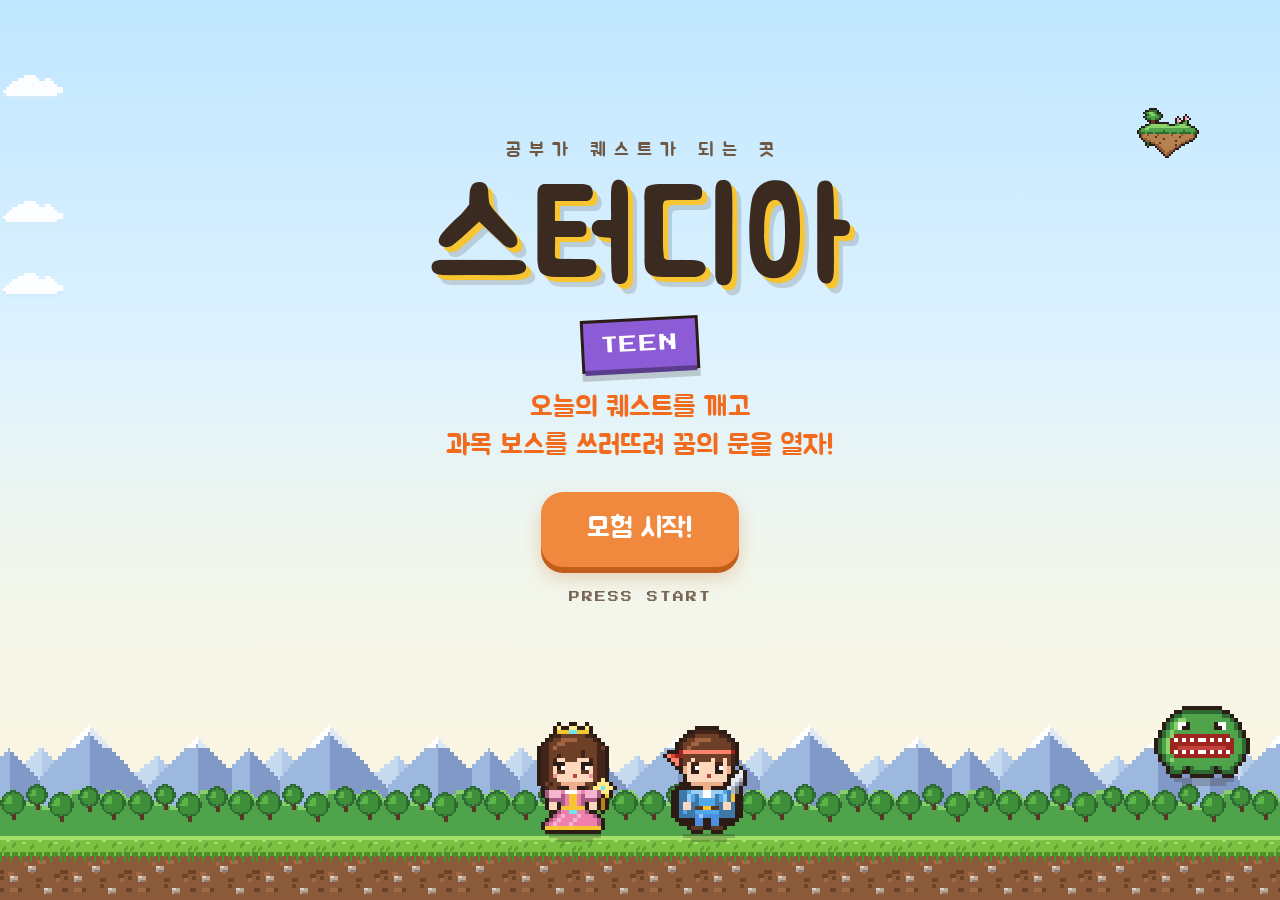
<file: index.html>
<!doctype html>
<html lang="ko">
<head>
<meta charset="utf-8">
<meta name="viewport" content="width=device-width,initial-scale=1,viewport-fit=cover">
<meta name="theme-color" content="#46B1D8">
<link rel="manifest" href="manifest.webmanifest">
<link rel="apple-touch-icon" href="icons/icon-180.png">
<meta name="apple-mobile-web-app-capable" content="yes">
<meta name="mobile-web-app-capable" content="yes">
<meta name="apple-mobile-web-app-title" content="스터디아 TEEN">
<meta name="apple-mobile-web-app-status-bar-style" content="default">
<meta name="application-name" content="스터디아 TEEN">
<meta name="format-detection" content="telephone=no">
<meta name="robots" content="noindex">
<link rel="icon" href="data:image/svg+xml,%3Csvg xmlns='http://www.w3.org/2000/svg' viewBox='0 0 16 16'%3E%3Crect width='16' height='16' fill='%2346B1D8'/%3E%3Crect x='3' y='9' width='10' height='4' fill='%237CC242'/%3E%3Crect x='6' y='3' width='4' height='6' fill='%23E2453C'/%3E%3C/svg%3E">
<script src="config.js"></script>
<script>
window.RR_VERSION='2026.11.28-2';
/* 실시간 오류 기록: 학생 폰에서 난 오류를 구글 시트 [오류] 탭으로 보냄 */
(function(){var n=0;window.RR_REPORT=function(msg,stack,extra){try{var C=window.RR_CONFIG||{};if(!C.API_URL||n>=8)return;n++;var a=null;try{a=JSON.parse(localStorage.getItem('rr-auth-v2')||'null')}catch(e){}
fetch(C.API_URL,{method:'POST',headers:{'Content-Type':'text/plain;charset=utf-8'},keepalive:true,body:JSON.stringify({action:'logError',token:a&&a.token||'',msg:String(msg||'').slice(0,1000),stack:String(stack||'').slice(0,3000),page:location.pathname+(location.hash.indexOf('#parent')===0?' (학부모)':''),tab:(window.RR_TAB||'')+(extra?' '+extra:''),ver:window.RR_VERSION||'',ua:navigator.userAgent.slice(0,300)})}).catch(function(){})}catch(e){}};
window.addEventListener('error',function(e){if(!e.filename&&e.message==='Script error.')return;RR_REPORT(e.message+' @'+String(e.filename||'').split('/').pop()+':'+e.lineno+':'+e.colno,e.error&&e.error.stack)});
window.addEventListener('unhandledrejection',function(e){var r=e.reason;RR_REPORT('Promise: '+(r&&r.message||r),r&&r.stack)});})();
</script>
<style>:root{box-sizing:border-box;padding-top:env(safe-area-inset-top,0px);padding-bottom:env(safe-area-inset-bottom,0px)}body{margin:0;padding:0}img{max-width:100%}[hidden]{display:none!important}</style>
<title>스터디아왕국-teen</title>
<link rel="preconnect" href="https://fonts.googleapis.com">
<link rel="stylesheet" href="https://fonts.googleapis.com/css2?family=Jua&family=Gowun+Dodum&family=Do+Hyeon&family=Press+Start+2P&family=Noto+Sans+KR:wght@400;500;700&display=swap">
<style>
/* Layout: 폰 한 화면 앱. 크림 바탕 + 둥근 카드, 하단 탭. 넓은 화면에선 가운데 폰 틀 */
:root{
  --bg:#FBF4E6; --paper:#FFFDF8; --ink:#3A2C22; --muted:#8A7766; --line:#EADFCB;
  --accent:#F08A4B; --accent-ink:#FFFFFF; --accent-soft:#FDE6D3; --gold:#E2A93B;
  --good:#3E9B6B; --warn:#D9822B; --bad:#D2504A; --hp:#E5574F; --hp-bg:#F6DCD5;
  --night:#2E2440; --night-ink:#F6EEDD;
  --m:#3B7DD8; --e:#2FA06A; --k:#E0644B; --h:#A0703C; --s:#8C5BD6; --c:#1C9C9C;
  --f-display:'Jua','Gowun Dodum',system-ui,sans-serif;
  --f-body:'Noto Sans KR','Gowun Dodum',system-ui,-apple-system,sans-serif;
  --shadow:0 2px 0 rgba(90,60,30,.08),0 8px 24px rgba(90,60,30,.06);
}
/* 한 가지 밝은 톤으로 고정: 학생 화면은 픽셀 게임 세계, 학부모·선생님 화면은 크림 카드 */
:root{color-scheme:light}
html,body{height:100%}
/* 기기 호환: 아이폰 가로 글자 커짐 방지, 탭 하이라이트·더블탭 확대 방지, 입력칸 16px(아이폰 확대 방지) */
html{-webkit-text-size-adjust:100%;text-size-adjust:100%}
body{-webkit-tap-highlight-color:transparent;overscroll-behavior-y:contain}
button,a,.opt,.chip,.check{touch-action:manipulation}
input,textarea,select{font-size:16px!important}
body{background:var(--bg);color:var(--ink);font-family:var(--f-body);font-size:15px;line-height:1.55}
*{box-sizing:border-box}
button{font:inherit;color:inherit;cursor:pointer}
button:focus-visible,input:focus-visible,textarea:focus-visible{outline:3px solid var(--accent);outline-offset:2px}
.shell{min-height:100%;display:flex;flex-direction:column;align-items:center;gap:12px;padding-block:12px;
  padding-left:max(16px,env(safe-area-inset-left,0px));padding-right:max(16px,env(safe-area-inset-right,0px))}
.modebar{display:flex;gap:6px;background:var(--paper);border:1px solid var(--line);border-radius:999px;padding:4px;width:100%;max-width:420px}
.modebar button{flex:1;border:0;background:transparent;border-radius:999px;padding:7px 10px;font-size:13px;color:var(--muted)}
.modebar button[aria-pressed="true"]{background:var(--ink);color:var(--bg)}
.phone{width:100%;max-width:420px;background:var(--bg);display:flex;flex-direction:column;position:relative}
@media (min-width:700px){.phone{border:1px solid var(--line);border-radius:32px;box-shadow:var(--shadow);height:820px;overflow:hidden;
  height:min(900px,calc(100vh - 104px - env(safe-area-inset-top,0px) - env(safe-area-inset-bottom,0px)));height:min(900px,calc(100dvh - 104px - env(safe-area-inset-top,0px) - env(safe-area-inset-bottom,0px)));min-height:560px;max-width:480px}
  .modebar{max-width:480px}}
@media (min-width:700px) and (max-height:680px){.phone{min-height:0;height:calc(100vh - 96px);height:calc(100dvh - 96px)}}
.screen{-webkit-overflow-scrolling:touch;overscroll-behavior:contain}
/* 태블릿·PC처럼 앱 틀 높이가 정해진 화면에서 카드가 눌려 글자가 잘리지 않게 */
.screen>*{flex-shrink:0}
html.big .shell{padding-block:8px;gap:8px;min-height:100vh;min-height:100dvh}
html.big .modebar{padding:3px}html.big .modebar button{padding:5px 10px}
html.big body:has(.phone.game){background:linear-gradient(#46B1D8 0,#86D9F0 50%,#B9ECF8 100%)}
html.big .phone{border-radius:22px}
.screen{flex:1;overflow-y:auto;padding:16px 14px 90px;display:flex;flex-direction:column;gap:12px}
@media (max-width:699px){.screen{padding-inline:0}}
h1,h2,h3{font-family:var(--f-display);font-weight:400;margin:0;text-wrap:balance;letter-spacing:.2px}
h1{font-size:26px;line-height:1.25} h2{font-size:20px} h3{font-size:17px}
p{margin:0}
.muted{color:var(--muted)} .small{font-size:13px} .tiny{font-size:12px}
.num{font-variant-numeric:tabular-nums}
.card{background:var(--paper);border:1px solid var(--line);border-radius:20px;padding:14px;box-shadow:var(--shadow);display:flex;flex-direction:column;gap:10px;min-width:0}
.row{display:flex;gap:8px;align-items:center;min-width:0}
.between{justify-content:space-between}
.wrap{flex-wrap:wrap}
.btn{border:0;border-radius:16px;padding:13px 16px;background:var(--accent);color:var(--accent-ink);font-family:var(--f-display);font-size:18px;width:100%}
.btn.ghost{background:transparent;color:var(--ink);border:1.5px solid var(--line);font-family:var(--f-body);font-size:15px}
.btn:disabled{opacity:.4;cursor:not-allowed}
.chip{border:1.5px solid var(--line);background:var(--paper);border-radius:999px;padding:6px 12px;font-size:14px}
.chip[aria-pressed="true"]{background:var(--ink);color:var(--bg);border-color:var(--ink)}
.chips{display:flex;flex-wrap:wrap;gap:6px}
.pill{display:inline-flex;align-items:center;gap:4px;border-radius:999px;padding:2px 9px;font-size:12px;background:var(--accent-soft);color:var(--ink);white-space:nowrap}
.pill.ex{background:transparent;border:1px dashed var(--muted);color:var(--muted)}
input[type=text],input[type=password],textarea{width:100%;border:1.5px solid var(--line);background:var(--paper);color:var(--ink);border-radius:14px;padding:12px;font:inherit}
textarea{resize:vertical;min-height:72px}
.bar{height:12px;border-radius:999px;background:var(--hp-bg);overflow:hidden}
.bar > i{display:block;height:100%;background:var(--hp);border-radius:999px;transition:width .5s}
.gauge > i{background:linear-gradient(90deg,var(--gold),var(--accent))}
.gauge{background:var(--accent-soft)}
/* nav */
.nav{position:absolute;left:0;right:0;bottom:0;display:flex;background:var(--paper);border-top:1px solid var(--line);padding:6px 6px calc(6px + env(safe-area-inset-bottom,0px))}
@media (max-width:699px){.nav{position:fixed;padding-left:max(6px,env(safe-area-inset-left,0px));padding-right:max(6px,env(safe-area-inset-right,0px))}}
.nav button{flex:1;border:0;background:transparent;border-radius:14px;padding:6px 2px;display:flex;flex-direction:column;align-items:center;gap:2px;font-size:12px;color:var(--muted)}
.nav button svg{width:22px;height:22px}
.nav button[aria-current="page"]{color:var(--ink);background:var(--accent-soft)}
/* onboarding */
.story{background:var(--night);color:var(--night-ink);border-radius:24px;padding:22px 18px;display:flex;flex-direction:column;gap:10px;position:relative;overflow:hidden}
.story .q{font-family:var(--f-display);font-size:24px}
.rift{position:absolute;right:-30px;top:-30px;width:140px;height:140px;border-radius:50%;background:radial-gradient(circle,#B48CFF 0%,#6C3FD1 35%,transparent 70%);opacity:.7;animation:pulse 3s ease-in-out infinite}
@keyframes pulse{50%{transform:scale(1.12);opacity:.95}}
@media (prefers-reduced-motion:reduce){.rift{animation:none}}
.steps{display:flex;gap:4px}
.steps i{flex:1;height:5px;border-radius:9px;background:var(--line)}
.steps i.on{background:var(--accent)}
.opt{border:1.5px solid var(--line);background:var(--paper);border-radius:16px;padding:12px 14px;text-align:left;width:100%;display:flex;gap:10px;align-items:flex-start}
.opt b{font-family:var(--f-display);font-weight:400;color:var(--accent);min-width:18px}
.opt[aria-pressed="true"]{border-color:var(--accent);background:var(--accent-soft)}
.swatches{display:grid;grid-template-columns:repeat(6,1fr);gap:8px}
.sw{aspect-ratio:1;border-radius:50%;border:3px solid var(--paper);box-shadow:0 0 0 1.5px var(--line);max-width:100%}
.sw[aria-pressed="true"]{box-shadow:0 0 0 3px var(--ink)}
/* character */
.avatar{width:64px;height:64px;border-radius:50%;display:grid;place-items:center;font-family:var(--f-display);font-size:26px;color:#fff;flex:none;position:relative}
.avatar::after{content:"";position:absolute;inset:-6px;border-radius:50%;border:3px solid currentColor;opacity:.35}
.charcard{border-radius:24px;padding:18px;color:#fff;display:flex;flex-direction:column;gap:10px;box-shadow:var(--shadow)}
.charcard .dream{background:rgba(255,255,255,.18);border-radius:14px;padding:10px 12px;font-size:14px}
/* quests */
.quest{display:flex;gap:10px;align-items:center;padding:10px;border-radius:16px;border:1.5px solid var(--line);background:var(--paper)}
.quest .dot{width:10px;align-self:stretch;border-radius:8px;flex:none}
.quest .body{flex:1;min-width:0}
.quest .t{font-weight:700}
.check{width:40px;height:40px;border-radius:14px;border:2px solid var(--line);background:var(--bg);flex:none;display:grid;place-items:center;font-size:20px}
.quest.done{opacity:.72}
.quest.done .check{background:var(--good);border-color:var(--good);color:#fff}
.quest.locked .check{opacity:.4}
.banner{border-radius:18px;padding:12px 14px;background:var(--night);color:var(--night-ink);display:flex;gap:10px;align-items:center}
.banner .d{font-family:var(--f-display);font-size:26px;color:var(--gold);line-height:1}
.bubble{background:var(--paper);border:1.5px solid var(--line);border-radius:18px 18px 18px 4px;padding:10px 12px;font-size:14px}
/* boss */
.arena{background:var(--night);color:var(--night-ink);border-radius:24px;padding:16px;display:flex;flex-direction:column;gap:10px;position:relative;overflow:hidden}
.arena .bossface{font-size:72px;text-align:center;line-height:1.1;transition:transform .15s}
.arena .bossface.hit{transform:translateX(6px) rotate(4deg);filter:brightness(1.6)}
.arena .bar{background:rgba(255,255,255,.15)}
.floatdmg{position:absolute;left:50%;top:70px;font-family:var(--f-display);font-size:30px;color:var(--gold);animation:up 1s forwards;pointer-events:none;transform:translateX(-50%)}
@keyframes up{to{transform:translate(-50%,-50px);opacity:0}}
.bosstabs{display:flex;gap:6px;overflow-x:auto;padding-bottom:2px}
.bosstabs button{border:1.5px solid var(--line);background:var(--paper);border-radius:14px;padding:6px 10px;font-size:13px;white-space:nowrap;flex:none}
.bosstabs button[aria-pressed="true"]{border-color:var(--ink);background:var(--ink);color:var(--bg)}
.timer{font-family:var(--f-display);font-size:40px;text-align:center;font-variant-numeric:tabular-nums}
/* emotion */
.scale{display:grid;grid-template-columns:repeat(5,1fr);gap:4px}
.scale button{border:1.5px solid var(--line);background:var(--paper);border-radius:12px;padding:8px 2px;font-size:11px;line-height:1.25}
.scale button[aria-pressed="true"]{background:var(--accent);color:var(--accent-ink);border-color:var(--accent)}
.faces{display:grid;grid-template-columns:repeat(5,1fr);gap:4px}
.faces button{border:1.5px solid var(--line);background:var(--paper);border-radius:14px;padding:8px 2px;font-size:11px;display:flex;flex-direction:column;align-items:center;gap:2px}
.faces button span{font-size:24px}
.faces button[aria-pressed="true"]{border-color:var(--accent);background:var(--accent-soft)}
.fcoach{border:2px solid #2C4BE0;border-radius:14px;padding:12px 14px;margin-top:10px;background:rgba(44,75,224,.06)}
.ptiles{display:grid;grid-template-columns:repeat(4,1fr);gap:6px;margin-top:8px}.ptiles div{background:var(--bg);border-radius:12px;padding:10px 4px;text-align:center;display:flex;flex-direction:column;gap:2px}.ptiles b{font-size:17px;color:var(--accent);white-space:nowrap}.ptiles span{font-size:11px;color:var(--muted,#777)}
.pkv{display:grid;grid-template-columns:1fr 1fr;gap:8px;margin-top:8px}.pkv div{display:flex;flex-direction:column}.pkv span{font-size:12px;color:var(--muted,#777)}
.stackbar{display:flex;height:16px;border-radius:8px;overflow:hidden;background:var(--bg);margin:4px 0}
.wkbars{display:grid;grid-template-columns:repeat(7,1fr);gap:6px;text-align:center}.wkbars>div{display:flex;flex-direction:column;align-items:center;gap:3px}.wb{height:110px;width:100%;background:var(--bg);border-radius:8px;display:flex;align-items:flex-end;overflow:hidden}.wb i{display:block;width:100%;background:#F2A65A;border-radius:8px 8px 0 0}
.plist{margin:0;padding-left:18px;display:flex;flex-direction:column;gap:4px}.pask{background:rgba(44,75,224,.07);border-radius:12px;padding:10px 12px;margin-top:8px}
@media print{.nav,.modebar,.noprint,#foot,.sbar,.shint{display:none!important}body,#phone,#screen{background:#fff!important;overflow:visible!important;height:auto!important}}
.corecard{border:2px solid var(--line)}
.coregrid{display:grid;grid-template-columns:1fr 1fr;gap:8px}
.corebtn{display:flex;flex-direction:column;align-items:center;gap:3px;padding:10px 6px;border:2px solid var(--line);border-radius:14px;background:var(--paper,#fff);color:inherit;font:inherit;text-align:center}
.corebtn[aria-pressed="true"]{border-color:var(--cc);box-shadow:0 0 0 3px color-mix(in srgb,var(--cc) 30%,transparent)}
.coresp.awake canvas,.partner.awake canvas{filter:drop-shadow(0 0 6px #FFE680) drop-shadow(0 0 2px #F7C531)}
.partner{position:absolute;bottom:60px;left:132px;z-index:2;animation:bob .9s steps(2) infinite .2s}
.partner.pdash{animation:pdash .62s steps(8) 1;z-index:4}
@keyframes pdash{0%{transform:translate(0,0)}35%{transform:translate(var(--dx,150px),-26px)}50%{transform:translate(var(--dx,150px),0) scale(1.15)}100%{transform:translate(0,0)}}
.partner.wob{animation:wob .5s steps(4) 2}
@keyframes wob{25%{transform:rotate(-12deg)}75%{transform:rotate(12deg)}}
@media (prefers-reduced-motion: reduce){.partner.pdash,.partner.wob{animation:none}}
.flowgrid{display:grid;grid-template-columns:repeat(3,1fr);gap:4px}
.flowgrid div{border-radius:10px;padding:8px 4px;text-align:center;font-size:12px;background:var(--bg);border:1px solid var(--line)}
.flowgrid div.on{background:var(--accent);color:var(--accent-ink);border-color:var(--accent);font-weight:700}
.flowgrid div.blank{visibility:hidden}
/* ranking */
.tabs{display:flex;gap:4px;background:var(--paper);border:1px solid var(--line);border-radius:14px;padding:4px}
.tabs button{flex:1;border:0;background:transparent;border-radius:10px;padding:7px 4px;font-size:13px;color:var(--muted)}
.tabs button[aria-pressed="true"]{background:var(--accent-soft);color:var(--ink);font-weight:700}
.rank{display:flex;align-items:center;gap:10px;padding:8px 4px;border-bottom:1px dashed var(--line)}
.rank:last-child{border-bottom:0}
.rank .no{width:26px;text-align:center;font-family:var(--f-display);font-size:18px}
.rank .mini{width:34px;height:34px;border-radius:50%;flex:none;display:grid;place-items:center;color:#fff;font-family:var(--f-display)}
.rank.me{background:var(--accent-soft);border-radius:12px}
.table{width:100%;border-collapse:collapse;font-size:13px}
.table th,.table td{padding:7px 4px;text-align:left;border-bottom:1px solid var(--line)}
.table td.r,.table th.r{text-align:right;font-variant-numeric:tabular-nums}
.tscroll{overflow-x:auto}
.toast{position:absolute;left:50%;bottom:86px;transform:translateX(-50%);background:var(--ink);color:var(--bg);padding:9px 14px;border-radius:999px;font-size:13px;z-index:20;max-width:90%;text-align:center}
@media (max-width:699px){.toast{position:fixed}}
.sheet{position:absolute;inset:0;background:rgba(40,25,15,.45);display:flex;align-items:flex-end;z-index:30}
@media (max-width:699px){.sheet{position:fixed}}
.sheet .in{background:var(--bg);width:100%;border-radius:24px 24px 0 0;padding:16px;display:flex;flex-direction:column;gap:10px;max-height:85%;overflow-y:auto;padding-bottom:calc(16px + env(safe-area-inset-bottom,0px))}
svg text{fill:var(--muted);font-size:10px;font-family:var(--f-body)}
.note{font-size:12px;color:var(--muted);border-left:3px solid var(--line);padding-left:8px}

/* ===== 픽셀 게임 톤 (학생 화면) ===== */
:root{--px:0 -3px 0 0 #2B1D16,0 3px 0 0 #2B1D16,-3px 0 0 0 #2B1D16,3px 0 0 0 #2B1D16,0 7px 0 0 rgba(43,29,22,.3);
  --px2:0 -2px 0 #2B1D16,0 2px 0 #2B1D16,-2px 0 0 #2B1D16,2px 0 0 #2B1D16;
  --f-title:'Do Hyeon','Jua',system-ui,sans-serif; --f-pixel:'Press Start 2P',ui-monospace,monospace}
img.px,canvas.px{image-rendering:pixelated;image-rendering:crisp-edges}
.phone.game{--bg:#86D9F0;--paper:#FFF4D6;--ink:#2B1D16;--muted:#6E5844;--line:#2B1D16;--accent:#E2453C;--accent-ink:#fff;--accent-soft:#F7C531;--gold:#F7C531;--good:#3E9B4B;--hp:#E2453C;--hp-bg:#4A2A22;--night:#2E2440;--night-ink:#F6E3B4;
  background:linear-gradient(#46B1D8 0,#86D9F0 260px,#B9ECF8 100%);color:var(--ink)}
.game .screen{gap:10px}
.game h1{font-family:var(--f-title);font-size:30px;color:#F9DDB6;letter-spacing:1px;text-shadow:2px 0 #2B1D16,-2px 0 #2B1D16,0 2px #2B1D16,0 -2px #2B1D16,2px 2px #2B1D16,-2px -2px #2B1D16,2px -2px #2B1D16,-2px 2px #2B1D16,0 5px #2B1D16}
.game h2,.game h3{font-family:var(--f-title)} .game h2{font-size:22px} .game h3{font-size:19px}
.game .card{border:0;border-radius:0;box-shadow:var(--px);margin:3px;background:var(--paper)}
.game .btn{border-radius:0;box-shadow:var(--px);margin:3px;width:calc(100% - 6px);font-family:var(--f-title);font-size:20px;background:#E2453C;color:#fff;text-shadow:0 2px 0 rgba(0,0,0,.3)}
.game .btn:active{transform:translateY(3px)}
.game .btn.ghost{background:#F6E3B4;color:var(--ink);border:0;text-shadow:none;font-size:17px}
.game .btn.gold{background:#F7C531;color:var(--ink);text-shadow:none}
.game .chip{border:0;border-radius:0;background:#F6E3B4;box-shadow:var(--px2);margin:2px}
.game .chip[aria-pressed="true"]{background:#2B1D16;color:#F7C531}
.game .pill{border-radius:0;background:#2B1D16;color:#F7C531;font-weight:700}
.game .pill.red{background:#E2453C;color:#fff}.game .pill.blue{background:#5BC0EB;color:#2B1D16}.game .pill.purple{background:#8C5BD6;color:#fff}
.game .quest{border:0;border-radius:0;background:#FFFBEA;box-shadow:var(--px2);margin:2px}
.game .quest .dot{border-radius:0}
.game .quest.done{opacity:1;background:#E7F3D6}
.game .check{border:0;border-radius:0;width:auto;min-width:56px;height:36px;padding:0 10px;background:#E2453C;color:#fff;font-family:var(--f-title);font-size:16px;box-shadow:var(--px2),0 4px 0 rgba(0,0,0,.25)}
.game .quest.done .check{background:#3E9B4B}
.game .quest.locked .check{background:#B9A88E}
.game .bar{border-radius:0;background:#4A2A22;box-shadow:var(--px2);margin:2px}
.game .bar > i{border-radius:0}
.game .gauge{background:#4A2A22}.game .gauge > i{background:#F7C531}
.game .bar.charge > i{background:#5BC0EB}.game .bar.hid > i{background:#8C5BD6}
.game .nav{background:#3A2A20;border:0;box-shadow:0 -4px 0 #2B1D16}
.game .nav button{color:#C9B08A;border-radius:0;font-family:var(--f-title);font-size:14px}
.game .nav button[aria-current="page"]{background:#4A3428;color:#F7C531}
.game .story{border-radius:0;box-shadow:var(--px);margin:3px}
.game .opt{border:0;border-radius:0;background:#FFFBEA;box-shadow:var(--px2);margin:2px;width:calc(100% - 4px)}
.game .opt b{color:#E2453C;font-family:var(--f-title)}
.game .opt[aria-pressed="true"]{background:#F7C531}
.game .tabs{border:0;border-radius:0;background:#3A2A20;box-shadow:var(--px2);margin:2px}
.game .tabs button{border-radius:0;color:#C9B08A}
.game .tabs button[aria-pressed="true"]{background:#F7C531;color:#2B1D16}
.game .banner{border-radius:0;box-shadow:var(--px);margin:3px}
.game .bubble{border:0;border-radius:0;box-shadow:var(--px2);background:#fff;margin:2px}
.game input[type=text],.game input[type=password],.game textarea{border:0;border-radius:0;box-shadow:var(--px2);background:#FFFBEA;margin:2px;width:calc(100% - 4px)}
.game .charcard{border-radius:0;box-shadow:var(--px);margin:3px}
.game .rank.me{border-radius:0;background:#F7C531}
.game .rank .mini{border-radius:0}
.game .avatar{border-radius:0}
.game .sheet .in{border-radius:0;background:#FFF4D6;box-shadow:0 -4px 0 #2B1D16}
.game .scale button,.game .faces button{border:0;border-radius:0;box-shadow:var(--px2);margin:2px;background:#FFFBEA}
.game .scale button[aria-pressed="true"]{background:#E2453C;color:#fff}
.game .faces button[aria-pressed="true"]{background:#F7C531}
.game .flowgrid div{border-radius:0;border:0;background:#F6E3B4}
.game .flowgrid div.on{background:#E2453C;color:#fff}
.game .steps i{border-radius:0;background:#F6E3B4;box-shadow:var(--px2);height:6px}
.game .steps i.on{background:#E2453C}
.game .sw{border-radius:0}
.game .toast{border-radius:0;background:#2B1D16;color:#F7C531;box-shadow:0 0 0 3px #F7C531}
.game .table th,.game .table td{border-bottom:2px dotted #C9B08A}
.game .tscroll{background:transparent}
.num.px{font-family:var(--f-pixel);font-size:10px;letter-spacing:.5px}
/* 장면 */
.scene{position:relative;height:250px;flex:none;overflow:hidden;margin:-16px -14px 0;background:linear-gradient(#46B1D8 0 40%,#86D9F0 40% 100%)}
@media (max-width:699px){.scene{margin:-16px 0 0}}
.scene .saw{position:absolute;left:0;right:0;top:38%;height:12px;background-repeat:repeat-x;background-size:24px 12px}
.scene .ground{position:absolute;left:0;right:0;bottom:0;height:64px;background-repeat:repeat-x;background-size:64px 64px;image-rendering:pixelated}
.scene .mtn{position:absolute;left:0;right:0;bottom:92px;height:96px;background-repeat:repeat-x;background-size:240px 96px;image-rendering:pixelated}
.scene .hills{position:absolute;left:0;right:0;bottom:62px;height:60px;background-repeat:repeat-x;background-size:128px 60px;background-position:-20px 0;image-rendering:pixelated}
.scene .isle{position:absolute;top:56px;left:38%;animation:float 4.5s ease-in-out infinite}
.cloud{position:absolute;animation:drift linear infinite}
@keyframes drift{from{transform:translateX(-140px)}to{transform:translateX(480px)}}
.tw{position:absolute;animation:twinkle 1.6s steps(2) infinite}
@keyframes twinkle{50%{transform:translateY(-4px)}}
.hero{position:absolute;bottom:58px;left:34px;animation:bob .8s steps(2) infinite}
@keyframes bob{50%{transform:translateY(-3px)}}
.hero.dash{animation:dash .55s steps(6) 1}
@keyframes dash{45%{transform:translateX(150px)}}
.hero .aura{position:absolute;left:50%;bottom:-6px;width:70px;height:14px;transform:translateX(-50%);border-radius:50%;filter:blur(4px);opacity:.75;animation:aura 1.2s ease-in-out infinite}
@keyframes aura{50%{opacity:.35;width:56px}}
.boss{position:absolute;bottom:56px;right:26px;animation:float 2.4s ease-in-out infinite}
@keyframes float{50%{transform:translateY(-8px)}}
.boss.hit{animation:shake .42s steps(6) 1;filter:brightness(2.2)}
@keyframes shake{20%{transform:translate(-8px,2px)}40%{transform:translate(8px,-2px)}60%{transform:translate(-6px,0)}80%{transform:translate(6px,1px)}}
.boss.cr1>div{filter:drop-shadow(0 0 0 #fff) contrast(1.05)}
.boss.cr2>div{filter:saturate(.8) drop-shadow(2px 0 0 #E2453C)}
.boss.cr3>div{filter:saturate(.6) drop-shadow(2px 0 0 #E2453C) drop-shadow(-2px 0 0 #E2453C);animation:wobble .5s steps(2) infinite}
.boss.cr1::after,.boss.cr2::after,.boss.cr3::after{content:'';position:absolute;inset:18% 22%;pointer-events:none;background:linear-gradient(118deg,transparent 46%,#2B1D16 46% 50%,transparent 50%),linear-gradient(62deg,transparent 60%,#2B1D16 60% 63%,transparent 63%);opacity:.55}
.boss.cr2::after{background:linear-gradient(118deg,transparent 46%,#2B1D16 46% 50%,transparent 50%),linear-gradient(62deg,transparent 60%,#2B1D16 60% 63%,transparent 63%),linear-gradient(160deg,transparent 30%,#2B1D16 30% 33%,transparent 33%);opacity:.7}
.boss.cr3::after{background:linear-gradient(118deg,transparent 46%,#2B1D16 46% 50%,transparent 50%),linear-gradient(62deg,transparent 60%,#2B1D16 60% 63%,transparent 63%),linear-gradient(160deg,transparent 30%,#2B1D16 30% 33%,transparent 33%),linear-gradient(20deg,transparent 70%,#2B1D16 70% 73%,transparent 73%);opacity:.85}
@keyframes wobble{50%{transform:translateX(2px)}}
.speech.say{animation:say .5s steps(4) 1}
@keyframes say{0%{transform:scale(.6)}60%{transform:scale(1.12)}100%{transform:scale(1)}}
.aura.combo{animation:aura .25s steps(2) 4;opacity:.7}
.boss.dead{animation:die 1.2s steps(8) forwards}
.boss.gone{opacity:.25;filter:grayscale(1);animation:none}
@keyframes die{30%{opacity:.2}45%{opacity:1}60%{opacity:.2}100%{opacity:.25;filter:grayscale(1);transform:translateY(10px)}}
.boss.sleep{filter:grayscale(.7) brightness(.8)}
.fx{position:absolute;inset:0;pointer-events:none}
.dmg{position:absolute;font-family:var(--f-pixel);font-size:16px;color:#fff;text-shadow:2px 0 #2B1D16,-2px 0 #2B1D16,0 2px #2B1D16,0 -2px #2B1D16,0 4px #2B1D16;animation:pop 1.1s steps(10) forwards;pointer-events:none;z-index:5;white-space:nowrap}
.dmg.big{font-size:22px;color:#F7C531}
@keyframes pop{0%{transform:translateY(8px) scale(.6);opacity:0}20%{transform:translateY(-10px) scale(1.2);opacity:1}80%{opacity:1}100%{transform:translateY(-46px);opacity:0}}
.flash{position:absolute;inset:0;background:#fff;opacity:0;pointer-events:none;z-index:6}
.flash.on{animation:fl .5s steps(4) 1}
.flash.gold{background:#F7C531}
@keyframes fl{25%{opacity:.75}100%{opacity:0}}
.shakeall{animation:scr .35s steps(5) 1}
@keyframes scr{25%{transform:translate(-4px,2px)}50%{transform:translate(4px,-2px)}75%{transform:translate(-2px,1px)}}
.hud{position:absolute;left:10px;right:10px;top:10px;display:flex;gap:8px;align-items:flex-start;z-index:4}
.hud .nm{background:#FFF4D6;padding:5px 9px;box-shadow:var(--px);font-family:var(--f-title);font-size:17px;line-height:1.15;min-width:0;color:#2B1D16}
.hud .nm small{display:block;font-family:var(--f-body);font-size:11px;color:#6E5844}
.hud .tagr{margin-left:auto;background:#FFF4D6;padding:6px 8px;box-shadow:var(--px);font-family:var(--f-pixel);font-size:9px;white-space:nowrap;color:#2B1D16}
.speech{position:absolute;right:12px;top:66px;max-width:52%;background:#fff;padding:6px 9px;font-size:12px;box-shadow:var(--px2);z-index:3;color:#2B1D16}
.sbanner{position:absolute;left:0;right:0;top:40%;text-align:center;z-index:7;font-size:36px;font-family:var(--f-title);color:#F9DDB6;text-shadow:2px 0 #2B1D16,-2px 0 #2B1D16,0 2px #2B1D16,0 -2px #2B1D16,0 6px #2B1D16;animation:ban 1.6s steps(8) forwards;pointer-events:none}
@keyframes ban{0%{transform:scale(.3);opacity:0}20%{transform:scale(1.15);opacity:1}80%{opacity:1}100%{opacity:0}}
.bossgrid{display:grid;grid-template-columns:repeat(3,1fr);gap:6px}
.bcell{border:0;background:#FFFBEA;padding:6px 4px 8px;box-shadow:var(--px2);display:flex;flex-direction:column;align-items:center;gap:3px;margin:2px;min-width:0}
.bcell[aria-pressed="true"]{background:#F7C531}
.bcell.kill{background:#D9CDB8}
.bcell .nm{font-size:11px;line-height:1.2;text-align:center}
.bcell .bar{width:90%;height:8px}
.tl{display:grid;grid-template-columns:repeat(12,1fr);gap:2px}
.tl div{font-size:10px;text-align:center;padding:5px 0;background:#E8D8B0}
.tl div.acc{background:#5BC0EB}.tl div.open{background:#F7C531;font-weight:700}.tl div.now{outline:2px solid #E2453C;outline-offset:-2px}
.months{display:grid;grid-template-columns:repeat(6,1fr);gap:4px}
.months div{padding:6px 2px;text-align:center;font-size:11px;background:#E8D8B0;color:#2B1D16;line-height:1.25}
.months div.done{background:#8C5BD6;color:#fff}.months div.now{background:#F7C531}
.item{display:flex;align-items:center;gap:8px;background:#FFFBEA;box-shadow:var(--px2);padding:7px 9px;margin:2px}
.modal{position:absolute;inset:0;background:rgba(20,12,8,.72);z-index:40;display:flex;align-items:center;justify-content:center;padding:18px}
@media (max-width:699px){.modal{position:fixed}}
.modal .card{width:100%;max-height:90%;overflow-y:auto}
.upd{position:fixed;left:50%;transform:translateX(-50%);bottom:calc(84px + env(safe-area-inset-bottom,0px));z-index:60;background:#2B1D16;color:#F7C531;padding:8px 8px 8px 14px;display:flex;gap:10px;align-items:center;font-size:13px;box-shadow:0 0 0 3px #F7C531;max-width:calc(100% - 32px)}
.upd button{border:0;background:#F7C531;color:#2B1D16;font-family:var(--f-title);font-size:15px;padding:6px 10px}
details summary{cursor:pointer;padding:4px 0}
.giftcard{display:flex;align-items:center;gap:10px;width:calc(100% - 6px);margin:3px;padding:12px;border:0;text-align:left;background:linear-gradient(135deg,#8C5BD6,#E26A9A);color:#fff;box-shadow:var(--px);border-radius:0;position:relative}
.giftcard .gtx{display:flex;flex-direction:column;gap:2px;min-width:0}.giftcard b{font-family:var(--f-title);font-size:19px}
.giftcard .gnew{position:absolute;top:-8px;right:8px;background:#F7C531;color:#2B1D16;font-family:var(--f-pixel);font-size:8px;padding:4px 6px;box-shadow:var(--px2)}
.aslots{display:grid;grid-template-columns:repeat(4,1fr);gap:6px}
.aslot{position:relative;display:flex;flex-direction:column;background:#FFF8EA;border:2px solid #2B1D16;box-shadow:0 3px 0 #2B1D16;min-width:0}
.aslot .ah{background:#5E7BD6;color:#fff;text-align:center;font-size:12px;font-weight:700;padding:3px 0}
.aslot .ab{position:relative;flex:1;display:flex;flex-direction:column;align-items:center;justify-content:center;gap:2px;min-height:62px;padding:4px 2px;color:#2B1D16}
.aslot .ab b{font-size:12px}.aslot .af{text-align:center;padding:2px 0 3px;color:#6E5844;min-height:16px}
.aslot.egg .ah{background:#D98A1E}.aslot.egg{background:#FFF1C9}
.aslot.fut .ab>*{opacity:.45}.aslot.sum .ah{background:#2B1D16}.aslot.sum{background:#F4E4C9}
.aslot.lock .ab>*:not(.alock){filter:grayscale(1);opacity:.5}.aslot.lock{border-style:dashed}
.alock{position:absolute;right:3px;top:3px;font-size:14px}
.aslot.ready{cursor:pointer;animation:aglow 1s ease-in-out infinite}.aslot.ready .af{color:#C2413A;font-weight:800}
@keyframes aglow{0%,100%{box-shadow:0 3px 0 #2B1D16,0 0 0 0 rgba(247,197,49,.0)}50%{box-shadow:0 3px 0 #2B1D16,0 0 0 5px rgba(247,197,49,.85)}}
.aseal{position:absolute;left:62%;top:60%;transform:translate(-50%,-50%) rotate(-14deg);opacity:.9;pointer-events:none;filter:drop-shadow(0 1px 0 rgba(158,36,32,.5))}
.aslot.done .ab>span:first-child{transform:translate(-14%,-10%)}
.aslot.big{width:150px}.aslot.big .ah{font-size:16px;padding:5px 0}.aslot.big .ab{min-height:120px}.aslot.big .ab b{font-size:16px}
.aslot.slam .aseal{animation:aslam .55s cubic-bezier(.2,1.6,.4,1) .25s both}
@keyframes aslam{0%{transform:translate(-50%,-50%) rotate(-30deg) scale(2.6);opacity:0}60%{opacity:.95}100%{transform:translate(-50%,-50%) rotate(-14deg) scale(1);opacity:.9}}
.game .aslot{border-radius:0}
.gbox{animation:gb 1s steps(2) infinite;flex:none}.gbox.big{animation:gb 1.4s ease-in-out infinite}
@keyframes gb{0%,100%{transform:rotate(-6deg)}50%{transform:rotate(6deg) translateY(-3px)}}
.glist{display:flex;flex-direction:column;gap:4px}
/* 스크롤 표시: 오른쪽 스크롤 막대 + 아래로 내리라는 힌트 */
.sbar{position:absolute;right:3px;top:12px;bottom:84px;width:6px;z-index:25;pointer-events:none;opacity:0;transition:opacity .25s}
.sbar.on{opacity:1}
.sbar i{position:absolute;left:0;right:0;top:0;min-height:28px;background:rgba(58,44,34,.45);border-radius:3px}
.game .sbar i{background:#F7C531;border-radius:0;box-shadow:0 0 0 2px #2B1D16}
.sbar::before{content:'';position:absolute;inset:0;background:rgba(58,44,34,.1);border-radius:3px}
.game .sbar::before{background:rgba(43,29,22,.35);border-radius:0}
.shint{position:absolute;left:50%;bottom:calc(84px + env(safe-area-inset-bottom,0px));transform:translateX(-50%);z-index:26;border:0;padding:6px 12px 7px;font-size:13px;font-family:var(--f-display);background:var(--ink);color:#fff;border-radius:999px;opacity:0;pointer-events:none;transition:opacity .25s;white-space:nowrap;display:flex;align-items:center;gap:6px}
.shint.on{opacity:.95;pointer-events:auto;animation:sh 1.2s ease-in-out infinite}
.shint b{display:inline-block;font-size:11px}
.game .shint{background:#2B1D16;color:#F7C531;border-radius:0;box-shadow:0 0 0 3px #F7C531;font-family:var(--f-title)}
@keyframes sh{50%{transform:translate(-50%,5px)}}
@media (max-width:699px){.sbar{position:fixed;top:calc(8px + env(safe-area-inset-top,0px));bottom:calc(76px + env(safe-area-inset-bottom,0px));right:max(2px,env(safe-area-inset-right,0px))}.shint{position:fixed}}
@media (prefers-reduced-motion:reduce){.shint.on{animation:none}}
.sndbtn{position:absolute;right:8px;bottom:8px;z-index:8;border:0;background:#2B1D16;color:#F7C531;font-family:var(--f-pixel);font-size:8px;padding:6px 7px;box-shadow:0 0 0 2px #F7C531}
.sndbtn[aria-pressed="false"]{color:#C9B08A;box-shadow:0 0 0 2px #6E5844}
/* 공략 비법서 (점수 설계 안내) */
.guide{display:block!important;background:#3A2A20!important;color:#F6E3B4}
.guide summary{list-style:none;display:flex;align-items:center;gap:8px;padding:0}
.guide summary::-webkit-details-marker{display:none}
.guide summary .t{font-family:var(--f-title);font-size:19px;color:#F7C531}
.guide summary .arw{margin-left:auto;font-family:var(--f-pixel);font-size:9px;color:#F7C531}
.guide[open] summary .arw{transform:rotate(90deg)}
.guide .eq{display:flex;flex-wrap:wrap;align-items:center;gap:4px;margin:10px 0 4px}
.guide .eq span{background:#F7C531;color:#2B1D16;padding:3px 6px;font-family:var(--f-title);font-size:14px;box-shadow:var(--px2);margin:2px}
.guide .eq i{font-style:normal;font-family:var(--f-pixel);font-size:10px;color:#F7C531}
.guide .hpt{display:grid;grid-template-columns:repeat(3,1fr);gap:4px;margin:6px 0}
.guide .hpt div{background:#4A3428;padding:5px 4px;text-align:center;font-size:11px;line-height:1.3;margin:2px}
.guide .hpt b{display:block;font-family:var(--f-pixel);font-size:9px;color:#F7C531;margin-top:2px}
.guide .hpt div.kill{background:#3E9B4B;color:#fff}.guide .hpt div.kill b{color:#fff}
.guide h4{margin:12px 0 4px;font-family:var(--f-title);font-weight:400;font-size:16px;color:#8FE3DB}
.guide p{margin:4px 0;font-size:13px;line-height:1.55}
.guide .tiny{color:#C9B08A}
.guide .bar{margin:4px 2px}
@media (prefers-reduced-motion:reduce){.cloud,.tw,.hero,.boss,.hero .aura{animation:none!important}}
</style>

</head>
<body>
<div class="shell">
  <div class="modebar" role="group" aria-label="화면 선택">
    <button id="modeStudent" aria-pressed="true">학생 화면</button>
    <button id="modeParent" aria-pressed="false" hidden>학부모 화면</button>
    <button id="modeTeacher" aria-pressed="false" hidden>선생님</button>
  </div>
  <div class="phone" id="phone">
    <main class="screen" id="screen"></main>
    <nav class="nav" id="nav" hidden></nav>
  </div>
  <p class="tiny muted" id="foot" style="max-width:420px;text-align:center">연결 중...</p>
</div>

<script src="art.js?v=2026.11.27-4"></script>
<script src="race.js?v=2026.11.27-8"></script>
<script>
(function(){
/* ---------- 데이터 ---------- */
const KINGDOMS = {
  dopa:{n:'도파밍 왕국',zone:'동부',c:'#E8559A',p:'즉각 보상',d:'퀘스트 완료 시 코인·아이템 드롭률 +20%'},
  nj:{n:'느좋 공화국',zone:'동부',c:'#C9925E',p:'루틴 스택',d:'연속 출석 1일당 데미지 +2% (최대 +30%)'},
  gds:{n:'감다살 왕국',zone:'동부',c:'#F07B3F',p:'떼창 시너지',d:'파티원과 같은 날 체크하면 +30%'},
  ddk:{n:'딸깍 제국',zone:'서부',c:'#3E8EDB',p:'오토 콤보',d:'45분 이하 퀘스트 연속 완료마다 +5% (최대 +25%)'},
  hc:{n:'하드캐리 연방',zone:'서부',c:'#D64545',p:'에이스 크리티컬',d:'유형 Lv2·N제·암기 인증에 치명타 ×2'},
  ft:{n:'풀템 제국',zone:'서부',c:'#8D6E4A',p:'파밍 가속',d:'장비·스킨 해금 속도 +25%'},
  gim:{n:'고인물 요새',zone:'북부',c:'#4C7A5A',p:'장인의 복습',d:'오답 퀘스트 1회마다 +5% (최대 +30%)'},
  ult:{n:'궁극기 왕국',zone:'북부',c:'#7A4FD0',p:'풀차지 버스트',d:'집중 타이머 완주 시 궁극기 게이지 +40%'},
  ukk:{n:'억까탈출 공화국',zone:'북부',c:'#2BA7A0',p:'멘탈 보호막',d:'보스 회복 1회 무효, 3일 쉬고 복귀한 날 첫 퀘스트 +50%'}
};
const KN = {도파밍:'dopa',느좋:'nj',감다살:'gds',딸깍:'ddk',하드캐리:'hc',풀템:'ft',고인물:'gim',궁극기:'ult',억까:'ukk'};
// 기획서 배점: 1~9번 주 +2 / 보조 +1, 10번은 9개 왕국에 +2씩. 9개 왕국 모두 최대 14점, 9번 등장.
const TEST = [
 ['공부 시작 전, 내 책상 위 필수 세팅은?',[
  ['예쁜 형광펜, 떡메모지, 감성 스탠드까지 각 잡힌 세팅','느좋','풀템'],
  ['마라탕·탕후루 등 당 충전 간식과 응원 플레이리스트','도파밍','감다살'],
  ['타이머 앱, 오답노트, 딱 필요한 문제집 한 권만','고인물','궁극기'],
  ['듀얼 모니터나 태블릿, 단축키까지 세팅된 효율 모드','딸깍','하드캐리']]],
 ['어려운 수학·과학 심화 문제를 만났을 때 나는?',[
  ['"이거 풀면 내가 이 구역 에이스다" 끝까지 판다','하드캐리','궁극기'],
  ['일단 별표, 답지나 해설 강의를 빠르게 스캔해 핵심만','딸깍','억까'],
  ['풀고 나면 맛있는 거나 쇼핑 보상을 걸고 도전','도파밍','풀템'],
  ['친구한테 "같이 고민 좀 해줘!" 디엠','감다살','느좋']]],
 ['친구가 "오늘 같이 카페 가서 공부할래?"라고 물으면?',[
  ['무조건 콜! 같이 있어야 텐션 올라감','감다살','도파밍'],
  ['감성 좋고 커피 맛있는 카페라면 당장 (사진도 찍어야 함)','느좋','풀템'],
  ['혼자 조용히 타이머 켜고 빡집중하는 게 훨씬 잘 됨','궁극기','고인물'],
  ['가서 각자 1시간 타임어택 내기하자고 함','하드캐리','억까']]],
 ['아는 문제를 어이없는 실수로 틀렸을 때 나의 멘탈은?',[
  ['"아 진짜 억까네 ㅋㅋ" 웃어넘기고 다음 운을 기원','억까','감다살'],
  ['오답노트에 빨간 펜으로 3번씩 적고 박제','고인물','딸깍'],
  ['기분 전환으로 맛있는 거 시켜 먹거나 쇼핑몰 구경','도파밍','느좋'],
  ['실수 원인을 체크리스트로 만들어 전략 수정','풀템','궁극기']]],
 ['공부 계획을 세울 때 나의 스타일은?',[
  ['시간 단위로 쪼개 짧고 굵게 해치우는 퀘스트형','딸깍','하드캐리'],
  ['플래너에 스티커 붙이고 색깔별로 정리하는 기록형','느좋','감다살'],
  ['큰 목표 하나만 정하고 집중될 때 한 방에 끝내는 폭발형','궁극기','고인물'],
  ['계획이 틀어져도 오늘 할 것만 챙기는 생존형','억까','도파밍']]],
 ['게임할 때 가장 좋아하는 플레이 방식은?',[
  ['최고의 장비와 스킨을 풀세팅해서 화려하게 꾸미기','풀템','도파밍'],
  ['남들 다 힘들어할 때 혼자 판을 뒤집고 MVP 먹기','하드캐리','억까'],
  ['숨겨진 공략과 패턴을 외워서 1초 컷 스피드런','고인물','딸깍'],
  ['팀원들과 보이스 켜고 티키타카 협동','감다살','느좋']]],
 ['공부하다가 쇼츠의 유혹이 찾아왔다! 나의 대처법은?',[
  ['"딱 25분만 더 하고 5분 본다!" 타이머','궁극기','딸깍'],
  ['폰을 다른 방에 두고 내 루틴에 집중','느좋','고인물'],
  ['이미 30분 봄... "지금부터 2배속으로 달린다!"','억까','하드캐리'],
  ['공부 인증 타임랩스나 브이로그를 찍는다','감다살','풀템']]],
 ['공부하면서 가장 도파민 터지는 순간은?',[
  ['문제집 한 권을 다 풀고 체크리스트가 꽉 찼을 때','풀템','느좋'],
  ['랭킹이나 모의고사 점수가 수직 상승했을 때','하드캐리','딸깍'],
  ['어제 틀린 개념이 완벽히 정리돼서 술술 풀릴 때','고인물','궁극기'],
  ['목표를 달성하고 나에게 주는 보상을 즐길 때','도파밍','억까']]],
 ['스터디아에서 나만의 무기를 하나 고른다면?',[
  ['클릭 한 번에 연속 타격하는 초고속 레이저 건','딸깍','도파밍'],
  ['강화할수록 빛나는 전설의 풀강 대검','풀템','하드캐리'],
  ['에너지를 모았다가 한 방에 날리는 궁극기 지팡이','궁극기','고인물'],
  ['동료에게 버프를 주는 응원봉 & 행운의 방패','억까','감다살']]],
 ['\'꿈의 문\'을 열었을 때 가장 듣고 싶은 말은?',[
  ['"폼 미쳤다! 너 진짜 대륙 최강 에이스야."','하드캐리','고인물',2],
  ['"너만의 감성과 꾸준함이 결국 꿈을 이뤘어!"','느좋','궁극기',2],
  ['"역시 럭키비키! 보상도 풀템도 다 네 거야."','도파밍','풀템','억까',2],
  ['"우리 같이 해냈어! 무대 위 주인공은 바로 너야."','감다살','딸깍',2]]]
];
const JOBS='공주,왕자,용사,왕,여왕,여검사,여행가,모험가,마법사,연금술사,대마법사,흑기사,드래곤 테이머,암살자,스나이퍼,힐러,소환사,닌자,탱커,프로게이머,아이돌,크리에이터,천재 해커,건물주,카페 사장님,탐정'.split(',');
const PERS='집순이,집돌이,인싸,관종,코짱이,완벽주의,기분파,귀차니즘,장난꾸러기,럭키비키,갓생러,츤데레,쿨병,승부욕 화신,계획충(J),즉흥파(P),팩폭러,텐션부자,쫄보,몽상가,눈치백단'.split(',');
const FOODS='마라탕,마라샹궈,떡볶이,로제 떡볶이,탕후루,요아정,두바이 초콜릿,삼각김밥,치킨,컵라면,햄버거,피자,초밥,붕어빵,제로콜라,아샷추,버블티,크로플,아이스 아메리카노'.split(',');
const HOBBY='쇼츠,릴스·틱톡,쇼핑,웹툰,오버워치·롤,발로란트·배그,로블록스·마크,아이돌 덕질,다꾸,영상편집,코인노래방,웹소설·애니,풋살·농구,헬스·런닝,인생네컷,굿즈·카드 수집,그림,맛집 탐방,음악 감상'.split(',');
const GOALS=['과목 괴물을 모두 물리치고 스터디아의 주인 되기','인생 짝 만나기','꿈의 문 열고 꿈 이루기','최강 길드 만들기'];
const COLORS=[['루비 레드','#D7263D'],['마라 오렌지','#F26B1D'],['럭키 옐로우','#E3B10E'],['에메랄드 그린','#1FA67A'],['민트 초코','#3FB8A2'],['스카이 블루','#4FA9E8'],['코발트 네이비','#24408E'],['네온 퍼플','#9B4DFF'],['벚꽃 핑크','#EE7FAE'],['실버 문','#8E97A6'],['골드 크라운','#C99A12'],['시크 블랙','#2B2B2E']];
const SUBJ={
  m:{n:'수학',boss:'이차함수·판별식 골렘',hp:750,sk:['허근의 저주','정의역 이탈','그래프 평행이동 함정'],gear:'황금 컴퍼스 대검',title:'수식 파괴자'},
  k:{n:'국어',boss:'시적화자·역설 안개요정',hp:600,sk:['화자의 정서 숨기기','고전시가 해석 불가','역설과 반어 헷갈리기'],gear:'꿰뚫는 형광펜 지팡이',title:'독해의 신'},
  e:{n:'영어',boss:'가주어·진주어 포식자',hp:600,sk:['It~that 늪','to부정사·동명사 자리 바꾸기','목적어 잡아먹기'],gear:'원어민의 번역 망토',title:'단어 지배자'},
  s:{n:'사회',boss:'기회비용·시장균형 미로버섯',hp:360,sk:['외부효과 역전','인권·정의 딜레마','수요·공급 곡선 꼬기'],gear:'보이지 않는 손 장갑',title:'미로 탈출러'},
  c:{n:'과학',boss:'빅뱅·주기율표 슬라임',hp:390,sk:['전자껍질 붕괴','관성의 법칙 튕겨내기','산화·환원 폭탄'],gear:'무지개 플라스크 백팩',title:'매드 사이언티스트'},
  h:{n:'한국사',boss:'연표·갑오개혁 드래곤',hp:300,sk:['1894년 동학·갑오 콤보','왕조 계보 셔플','사료 연도 지우기'],gear:'타임머신 갓 & 도포',title:'시간 여행자'}
};
const ACT={
  lec:{n:'강의',pt:5,min:45},sum:{n:'단권화',pt:7,min:60},lv1:{n:'유형 Lv1',pt:4,min:45},lv2:{n:'유형 Lv2',pt:5,min:45},
  nje:{n:'N제',pt:8,min:60},wrong:{n:'오답',pt:6,min:45},read:{n:'프린트·교과서 정독',pt:3,min:45},mem:{n:'외우기',pt:3,min:45},hw:{n:'선생님 과제',pt:4,min:45},
  word:{n:'영어단어 외우기',pt:3,min:30,once:true,subj:'e'},
  room:{n:'방청소 스스로 하기',pt:2,life:true},gym:{n:'운동하기',pt:2,life:true},meal:{n:'세끼 건강식 먹기',pt:3,life:true}
};
const LECTURE_DEADLINE='2026-12-06';
/* 11/26 확정 규칙: 외우기 3점(선생님 인증 5점) · 유형 Lv2 국영수 60분 · 같은 과목 하루 3회, 같은 과목·같은 활동 2회 */
const MEM_VERIFIED=5,SUBJ_DAY_MAX=3,SAME_ACT_MAX=2;
function actMin(a,s){return a==='lv2'&&['k','e','m'].includes(s)?60:(ACT[a].min||0)}
function qPts(q,L){return questPts(q)+(q.a==='mem'&&L&&L.hidden?MEM_VERIFIED-ACT.mem.pt:0)}
function dayLimit(L,q){if(q.a==='word')return '';const sub=L.q.filter(x=>x.done&&x.s===q.s&&x.a!=='word');
  if(sub.length>=SUBJ_DAY_MAX)return SUBJ[q.s].n+'은(는) 하루 '+SUBJ_DAY_MAX+'회까지만 점수가 돼요';
  if(q.a!=='lec'&&sub.filter(x=>x.a===q.a).length>=SAME_ACT_MAX)return '같은 과목·같은 활동은 하루 '+SAME_ACT_MAX+'회까지만 점수가 돼요';return ''}
const DAILY_CAP=45;

/* ---------- 시즌 설계: 한 달 기준 300점(평일 하루 2시간) = 3,000 데미지 ---------- */
const BASE=300, BLESS_PCT=10, ITEM_GEAR=100, ITEM_CHEST=300;
const RAIDS=[
 {id:'spring',s:'벚꽃',n:'벚꽃엔딩 로드',sub:'중간고사 블라썸',exam:'1학기 중간고사',specs:[{m:4,n:4}],sk:['새학기 멘탈 흔들기','춘곤증 꽃가루'],title:'블라썸 브레이커'},
 {id:'summer',s:'여름',n:'폭염의 여름여름빔 타이탄',sub:'',exam:'1학기 기말고사',specs:[{m:7,n:2}],sk:['에어컨 고장 빔','여름방학 압수'],title:'폭염 생존자'},
 {id:'autumn',s:'가을',n:'가을타나봐 센치마왕',sub:'',exam:'2학기 중간고사',specs:[{m:10,n:2}],sk:['감성 폭발 멍때리기','천고마비 식곤증'],title:'슬럼프 퇴마사'},
 {id:'winter',s:'겨울',n:'눈사람맛좀볼래? 프로스트 킹',sub:'',exam:'2학기 기말고사',specs:[{m:12,n:2}],sk:['이불 밖은 위험해','연말 파티 유혹'],title:'학년 마무리 전설'},
 {id:'mock',s:'모의고사',only:'high',n:'누적누적빔 오버로드',sub:'전범위 거신',exam:'전국 모의고사',specs:[{m:3,n:3,day:16,incl:1},{m:6,n:3,day:16,incl:1},{m:9,n:3,day:16,incl:1},{m:10,n:3,day:16,incl:1}],sk:['3개월 전 기억 소환','OMR 밀려쓰기'],title:'전범위 정복자'}
,
 {id:'vsummer',s:'여름방학',n:'여름방학 늦잠 나무늘보 킹',sub:'방학 보스',exam:'여름방학',vac:1,only:'mid',specs:[{m:8,n:1}],sk:['알람 끄기 10연타','에어컨 앞 무한 낮잠'],title:'방학 갓생러'},
 {id:'vwinter',s:'겨울방학',n:'겨울방학 귤까기 이불요괴',sub:'방학 보스',exam:'겨울방학',vac:1,only:'mid',specs:[{m:1,n:2}],sk:['이불 밖은 남극','귤 한 박스 순삭'],title:'이불 탈출 용사'}
];
const HIDDEN={n:'꿈의 문 수문장',hp:12*BASE*10};
/* 학교: 고등(기본)은 시험 레이드 5종, 중등은 모의고사 빼고 방학 보스 2종 */
const SCHOOLS={mid:'중학생',high:'고등학생'};
function school(st){st=st||S;return st&&st.school==='mid'?'mid':'high'}
function myRaids(){const sc=school();return RAIDS.filter(r=>!r.only||r.only===sc)}
/* 신규 용사 마스터의 가호 (선물상자): 이 기간에 들어온 학생이 선물상자를 열면 들어오기 전 지난 기간만큼 레이드 충전·히든보스를 미리 채워 줘요 (랭킹·학부모 점수는 그대로) */
const NEWBIE={from:'2026-11-26',to:'2026-12-31',name:'신규 용사 마스터의 가호'};
function joinedDay(st){st=st||S;if(st.joined)return st.joined;const ks=Object.keys(st.logs||{}).filter(k=>st.logs[k].q.some(q=>q.done)).sort();const c=st.char&&st.char.created;let j=ks[0]||c||null;if(c&&j&&c<j)j=c;return j}
function newbieOn(st){const j=joinedDay(st);return !!j&&j>=NEWBIE.from&&j<=NEWBIE.to}
/* from~to 기간 중 가입일 전 몫 = 한 달 3,000 데미지를 날짜 비율로 */
function preFill(from,to,st,force){st=st||S;if(!newbieOn(st)||(!force&&!st.newbieGift))return 0;const j=joinedDay(st);let t=0;let d=parseDay(from);const end=parseDay(to<j?to:addDays(j,-1));
  while(d<=end){const dim=new Date(d.getFullYear(),d.getMonth()+1,0).getDate();t+=BASE*10/dim;d=new Date(d.getFullYear(),d.getMonth(),d.getDate()+1)}return Math.round(t)}
function ymd(y,m,d){const t=new Date(y,m-1,d);return t.getFullYear()+'-'+String(t.getMonth()+1).padStart(2,'0')+'-'+String(t.getDate()).padStart(2,'0')}
function monthKeyOf(k){return k.slice(0,7)}
function qDmg(q){return q.dmg!=null?q.dmg:questPts(q)*10}
function dmgIn(from,to,st){st=st||S;let t=0;Object.keys(st.logs||{}).forEach(k=>{if(k<from||k>to)return;st.logs[k].q.forEach(q=>{if(q.done)t+=qDmg(q)})});return t}
function dayBossDmg(s,k,st){const L=(st||S).logs[k];let t=0;if(L)L.q.forEach(q=>{if(q.done&&q.s===s)t+=qDmg(q)});return t}
/* 보스 반격(회복): 그 과목을 3일 연속 안 하면 그날 밤 HP 5% 회복 (3일마다 반복, 처치한 보스는 회복 안 함, 점수는 안 깎음).
   억까탈출 공화국 [멘탈 보호막]은 그 달 첫 회복 1회를 막아 줘요. 오늘 공부로 막을 수 있게 어제까지만 계산해요. */
const HEAL_DAYS=3,HEAL_PCT=5;
function bossTrack(s,mk,st){st=st||S;const hp=SUBJ[s].hp,y=+mk.slice(0,4),m=+mk.slice(5,7),last=new Date(y,m,0).getDate(),today=TODAY();
  const E=st.event2,gift=E&&E.mk===mk&&E.boss?(E.boss[s]||0):0,jd=joinedDay(st)||'';
  let eff=gift,streak=0,heals=[],shield=(st.char&&st.char.kingdom==='ukk')?1:0,blocked=0;const hk=1-.5*coreBuffFor('ever',st,mk);
  for(let d=1;d<=last;d++){const k=ymd(y,m,d);if(k>today)break;const dm=dayBossDmg(s,k,st);eff+=dm;
    if(k===today)break;if(k<jd)continue;
    if(dm>0)streak=0;else if(st.shields&&st.shields[k]){/* 스트릭 방패 날: 반격 없음 */}else{streak++;if(streak%HEAL_DAYS===0&&eff>0&&eff<hp){if(shield){shield=0;blocked++}else{const h=Math.min(eff,Math.round(hp*HEAL_PCT/100*hk));eff-=h;heals.push({k,h})}}}}
  return {eff,heals,blocked,streak}}
function monthBossDmg(s,mk,st){return bossTrack(s,mk,st).eff}
function bossLeft(s,mk){return Math.max(0,SUBJ[s].hp-monthBossDmg(s,mk||monthKeyOf(TODAY())))}
function raidInst(r,today){today=today||TODAY();const y=+today.slice(0,4);let best=null;
  [y-1,y,y+1].forEach(yy=>r.specs.forEach(sp=>{const openStart=ymd(yy,sp.m,sp.day||1);const openEnd=ymd(yy,sp.m+1,0);
    const accStart=r.vac?openStart:sp.incl?ymd(yy,sp.m-(sp.n-1),1):ymd(yy,sp.m-sp.n,1);const oEnd=r.vac?ymd(yy,sp.m+sp.n,0):openEnd;
    if(oEnd>=today&&(!best||oEnd<best.openEnd))best={r,sp,openStart,openEnd:oEnd,accStart,id:r.id+'-'+openStart}}));
  const b=best,vac=!!r.vac,cap=vac?0:b.sp.n*BASE*10,hp=vac?b.sp.n*BASE*10:cap+1500;const open=today>=b.openStart;
  const bonus=vac?0:Math.min(cap,preFill(b.accStart,addDays(b.openStart,-1)));
  const adj=vac?0:Number((S.raidAdj||{})[r.id+'-'+b.openStart]||0);/* 선생님이 학생별로 충전 게이지를 조정 (예: 소급 입력한 학생) */
  const charge=vac?0:Math.max(0,dmgIn(b.accStart,open?addDays(b.openStart,-1):today)+bonus+adj);
  const items=(S.itemUse||[]).filter(u=>u.inst===b.id).reduce((a,u)=>a+u.dmg,0);
  const direct=open?dmgIn(b.openStart,today)+items:0;
  const left=open?Math.max(0,hp-Math.min(charge,cap)-direct):hp;
  return {...b,vac,cap,hp,open,charge,bonus,direct,items,left}}
function hiddenState(){const t=TODAY();const y=+t.slice(0,4),m=+t.slice(5,7);const start=ymd(m>=3?y:y-1,3,1);const bonus=preFill(start,t);const ev=S.event2&&S.event2.hidden&&S.event2.at>=start?S.event2.hidden:0;const d=dmgIn(start,t)+bonus+ev;return {start,dmg:d,bonus,ev,left:Math.max(0,HIDDEN.hp-d)}}
function blessActive(){return S.bless&&TODAY()<=S.bless.until}
const fmtN=n=>Math.round(n).toLocaleString();
/* ---------- 소리·진동: 8비트 효과음과 보스 화면 배경음악 (파일 없이 브라우저에서 합성), 진동은 안드로이드만 ---------- */
const SND=(()=>{let ctx=null,bgmT=null,step=0,unlocked=false;
  const on=()=>{try{return localStorage.getItem('rr-sound')!=='off'}catch(e){return true}};
  function ac(){try{if(!ctx){const C=window.AudioContext||window.webkitAudioContext;if(!C)return null;ctx=new C()}if(ctx.state==='suspended')ctx.resume();return ctx}catch(e){return null}}
  function tone(f,d,type,vol,when,slide){const c=ac();if(!c)return;const t0=c.currentTime+(when||0);const o=c.createOscillator(),g=c.createGain();o.type=type||'square';o.frequency.setValueAtTime(f,t0);if(slide)o.frequency.exponentialRampToValueAtTime(slide,t0+d);g.gain.setValueAtTime(vol||.06,t0);g.gain.exponentialRampToValueAtTime(.0001,t0+d);o.connect(g);g.connect(c.destination);o.start(t0);o.stop(t0+d+.02)}
  function noise(d,vol){const c=ac();if(!c)return;const b=c.createBuffer(1,Math.floor(c.sampleRate*d),c.sampleRate);const a=b.getChannelData(0);for(let i=0;i<a.length;i++)a[i]=(Math.random()*2-1)*(1-i/a.length);const s=c.createBufferSource(),g=c.createGain();g.gain.value=vol||.12;s.buffer=b;s.connect(g);g.connect(c.destination);s.start()}
  const FX={click:()=>tone(880,.05,'square',.035),tab:()=>{tone(660,.06,'square',.045);tone(990,.07,'square',.045,.05)},
    hit:()=>{noise(.18,.16);tone(220,.2,'sawtooth',.07,0,70)},
    kill:()=>{[523,659,784,1046].forEach((f,i)=>tone(f,.18,'square',.06,i*.11));tone(1318,.45,'triangle',.07,.46)},
    item:()=>{tone(784,.08,'square',.05);tone(1175,.14,'square',.05,.08)},
    crit:()=>{noise(.25,.22);tone(1568,.12,'square',.06);tone(2093,.22,'square',.06,.08,1046)},
    mega:()=>{noise(.35,.25);[784,1046,1318,1568,2093].forEach((f,i)=>tone(f,.12,'square',.06,i*.06));tone(2637,.4,'triangle',.07,.32)}};
  const VIB={hit:[35],kill:[60,40,140],item:[20,30,20],crit:[40,30,90],mega:[60,30,60,30,180]};
  function play(k){if(!on()||!unlocked)return;try{FX[k]&&FX[k]()}catch(e){}try{if(VIB[k]&&navigator.vibrate)navigator.vibrate(VIB[k])}catch(e){}}
  const MEL=[659,0,784,659,587,523,587,0,523,0,659,523,494,440,494,0],BAS=[220,220,175,175,196,196,165,165];
  function tick(){if(!ctx||ctx.state!=='running')return;const m=MEL[step%16];if(m)tone(m,.15,'square',.02);if(step%2===0)tone(BAS[(step>>1)%8]/2,.3,'triangle',.045);step++}
  let want=false;
  function bgm(w){want=!!w;const go=want&&on()&&unlocked&&!document.hidden;if(go&&!bgmT){ac();step=0;bgmT=setInterval(tick,190)}else if(!go&&bgmT){clearInterval(bgmT);bgmT=null}}
  const unlock=()=>{const c=ac();if(c){try{const b=c.createBuffer(1,1,22050),s=c.createBufferSource();s.buffer=b;s.connect(c.destination);s.start(0)}catch(e){}}if(!unlocked){unlocked=true;setTimeout(()=>bgm(want),0)}};
  ['pointerdown','touchend','click','keydown'].forEach(ev=>document.addEventListener(ev,unlock,true));
  document.addEventListener('visibilitychange',()=>bgm(want));
  document.addEventListener('click',e=>{const b=e.target.closest&&e.target.closest('button');if(!b)return;if(b.id==='sndbtn'){toggle();b.textContent=on()?'♪ ON':'♪ OFF';b.setAttribute('aria-pressed',on());return}play(b.closest('.nav')?'tab':'click')},true);
  function toggle(){const v=!on();try{localStorage.setItem('rr-sound',v?'on':'off')}catch(e){}bgm(want);if(v)play('click')}
  return {play,bgm,on,toggle}})();

function pctOf(a,b){return Math.max(0,Math.min(100,Math.round(a/b*100)))}

/* ---------- 픽셀 스프라이트 ---------- */
const PAL={k:'#2B1D16',w:'#FFFFFF',y:'#F7C531',h:'#4A2A1A',s:'#F6C9A0',p:'#EE7FAE',r:'#E2453C',m:'#B3261E',
  g:'#4B5563',G:'#9CA3AF',l:'#C9B3F5',L:'#7C4DCC',b:'#BDEBFF',D:'#6CC24A',d:'#3E8E3A',R:'#D7263D',c:'#2FB8B0',C:'#8FE3DB',
  P:'#F7A1C4',q:'#E26A9A',t:'#7A4A2B',o:'#F7A531',Y:'#FFD84A',a:'#E07A2E',A:'#F2A541',v:'#6B3FA0',W:'#D8EEF7',B:'#3B82F6',
  n:'#2D1B4E',N:'#5B3B8C',M:'#8A93A6',u:'#444C5C',e:'#3FAF5B',E:'#1F6B35',x:'#F3E3C3'};
function sprite(rows,scale,pal){pal=pal||PAL;const w=Math.max(...rows.map(r=>r.length)),h=rows.length;const c=document.createElement('canvas');c.width=w*scale;c.height=h*scale;const g=c.getContext('2d');
  rows.forEach((r,y)=>{for(let x=0;x<r.length;x++){const ch=r[x];if(ch==='.'||ch===' ')continue;g.fillStyle=pal[ch]||'#f0f';g.fillRect(x*scale,y*scale,scale,scale)}});c.className='px';return c}
const SPR={
 hero:["....y.y.y...","....yyyyy...","...hhhhhhh..","..hhhhhhhhh.","..hsksssksh.","..hsssssssh.","..hssspsssh.","..hhssssshh.","...pppppp...","..pppwwppp..",".sppppppppss",".s.pppppp.s.","..pppppppp..",".pppppppppp.","..kk....kk..","..kk....kk.."],
 heroM:["............","...hhhhhh...","..hhhhhhhh..","..hhhhhhhhh.","..hsksssks..","..hsssssss..","...sssmsss..","...sssssss..","...pppppp...","..pppwwppp..",".sppppppppss",".s.pppppp.s.","...pppppp...","...uu..uu...","...uu..uu...","..kkk..kkk.."],
 m:["....gggggggg....","...gGGGGGGGGg...","...gGrrGGrrGg...","...gGGGGGGGGg...","...gGGggggGGg...","....gGGGGGGg....",".gggggggggggggg.","gGGGGGyyyyGGGGGg","gGGgGGyGGyGGgGGg","gGGgGGGyyGGGgGGg","gGGgGGyGGGGGgGGg","ggg.gGyyyyGg.ggg","....gGGGGGGg....","....gGGggGGg....","...ggGGg.gGGgg..","...gggg..gggg..."],
 k:["......llll......",".....llllll.....","bb..lwkllkwl..bb","bbb.llllllll.bbb","bbbb.llmmll.bbbb",".bbbb.llll.bbbb.","..bbbLLLLLLbbb..","...bLLLLLLLLb...","....LLLLLLLL....","....LLLLLLLL....","...LLLLLLLLLL...","..LLLLLLLLLLLL..","......L..L......","......L..L......"],
 e:["....EEEEEEEE....","..EEeeeeeeeeEE..",".EeewkeeeewkeeE.",".EeekkeeeekkeeE.","EeeeeeeeeeeeeeeE","EemmmmmmmmmmmmeE","EemwmwmwmwmwmmeE","EemmmmmmmmmmmmeE","EemmwmwmwmwmwmeE","EeemmmmmmmmmmeeE",".EeeeeeeeeeeeeE.","..EeeeeeeeeeeE..","..EeE.EeeE.EeE..","..EE..EEEE..EE.."],
 s:[".....RRRRRR.....","...RRwwRRRRRR...","..RRwwwwRRwwRR..",".RRRwwRRRwwwwRR.",".RRRRRRRRRwwRRR.","RRwwRRRRRRRRRwwR","RwwwwRRRwwRRRRwR","RRRRRRRRRRRRRRRR","...xxxxxxxxxx...","...xxkxxxxkxx...","...xxxxmmxxxx...","....xxxxxxxx....","....xxxxxxxx....","...kxxxxxxxxk...","...kkkkkkkkkk..."],
 c:["......CCCC......","....CCccccCC....","...CccccccccC...","..CcwkcccwkccC..","..CckkcccckkcC..",".CccccccccccccC.",".CccccmmmmccccC.","CccccccccccccccC","CcCccccccccccCcC",".CCCCCCCCCCCCCC."],
 h:["..........dddd..",".........dDDDDd.",".........dDkDDd.",".........dDDDDDd",".........dDDddd.","...d....dDDDd...","..dd...dDDDDd...",".dDd..dDDDDDDd..",".dDDddDDDDDDDdd.","..dDDDDDDDDDDd..","...dDDDDDDDDd...","....dDDDDDDd....",".....dDd.dDd....",".....dd...dd...."],
 spring:["....qPPPPPPq....","..qPPwPPPPwPPq..",".qPPPPPPPPPPPPq.","qPPwPPPPPPPPwPPq","qPPPPkPPPPkPPPPq","qPPPPPPPPPPPPPPq",".qPPPPPmmPPPPPq.","..qqqPPPPPPqqq..","......tttt......","...t..tttt..t...","....tttttttt....","......tttt......","......tttt......",".....tttttt.....","....tt.tt.tt...."],
 summer:["...o...oo...o...","....o..oo..o....",".....YYYYYY.....","..o.YYYYYYYY.o..","...YYYYYYYYYY...","oo.YkkkkYkkkkY..","...YkkkYYYkkkY..","...YYYYYYYYYY...","oo.YYYrrrrYYYY..","...YYYYrrYYYYY..","....YYYYYYYYY...","..o..YYYYYYY.o..","....o..oo..o....","...o...oo...o..."],
 autumn:[".......aa.......","......aAAa......",".....aAAAAa.....","....aAAaAAAa....","..aaaaaaaaaaaa..",".....ssssss.....",".....skssks.....",".....ssmmss.....","....vvvvvvvv....","...vvvvAAvvvv...","..svvvvvvvvvvs..","...vvvvvvvvvv...","...vvvvvvvvvv...","..vvvvvvvvvvvv.."],
 winter:["....y.y.y.y.....","....yyyyyyy.....",".....WwwwW......","....WwkwkwW.....","....WwwoowW.....",".....WwwwW......","...BBBBBBBBB....","..WwwwwBBwwwW...",".WwwwwwkwwwwwW..",".WwwwwwwwwwwwW..",".WwwwwwkwwwwwW..","..WwwwwwwwwwW...","...WWWWWWWWW...."],
 mock:["..uuuuuuuuuuuu..",".uMMMMMMMMMMMMu.",".uMrrMMMMMMrrMu.",".uMMMMMMMMMMMMu.",".uMwkwkwkwkwkMu.",".uMMMMMMMMMMMMu.","..uuuuuuuuuuuu..","uuuMwwwwwwwwMuuu","uMuMwkwwkwwkMuMu","uMuMwwkwwkwwMuMu","uMuMwkwwwwkwMuMu","uuuMwwwwwwwwMuuu","...uMMMMMMMMu...","...uMu....uMu...","..uuMu....uMuu.."],
 hidden:["....nnnnnnnn....","...nNNNNNNNNn...","..nNNyNNNNyNNn..","..nNNNNNNNNNNn..","..nNNwwNNwwNNn..","..nNNNNNNNNNNn..","..nNNNNyyNNNNn..",".nnNNNNNNNNNNnn.","nNNnNNNyyNNNnNNn","nNNnNNNyyNNNnNNn","nNNnNNNNNNNNnNNn","nnn.nNNNNNNn.nnn","....nNNnnNNn....","....nNn..nNn....","...nnNn..nNnn..."],
 star:["..y..",".yyy.","yyyyy",".yyy.",".y.y."],
 coin:[".yyy.","yYyYy","yYYYy","yYyYy",".yyy."],
 chest:[".tttttt.","tyyyyyyt","tttyyttt","tYYkkYYt","tYYYYYYt","tttttttt"],
 cloud:[".....wwww.......","...wwwwwwww.....",".wwwwwwwwwwwww..","wwwwwwwwwwwwwwww","bwwwwwwwwwwwwwwb",".bbbbbbbbbbbbbb."],
 mush:[".RRRR.","RwRRwR","RRRRRR","..xx..","..xx.."],
 tree:["....DDDD....","..DDDDDDDD..",".DDDdDDDDDD.","DDDDDDDdDDDD","DDdDDDDDDDDD",".DDDDDDdDDD.","..DDDDDDDD..",".....tt.....",".....tt.....","....tttt...."],
 sword:["......w",".....ww","....ww.","y..ww..",".yww...",".ty....","t.y...."]
};
function tileURL(w,h,draw){const c=document.createElement('canvas');c.width=w;c.height=h;draw(c.getContext('2d'));return c.toDataURL()}
let GROUND='',SAW='';
try{GROUND=tileURL(24,32,g=>{g.fillStyle='#7CC242';g.fillRect(0,0,24,9);g.fillStyle='#9AD65A';g.fillRect(0,0,24,2);
  g.fillStyle='#4E8F2A';[[2,7],[7,8],[12,6],[17,8],[21,7]].forEach(([x,y])=>g.fillRect(x,y,3,3));
  g.fillStyle='#8A5A3B';g.fillRect(0,9,24,23);g.fillStyle='#6B4329';[[0,12,6,4],[10,14,8,4],[4,20,8,4],[16,22,6,4],[0,27,4,4],[12,28,8,3]].forEach(a=>g.fillRect(...a));
  g.fillStyle='#A06C47';[[6,16,4,3],[18,12,4,3],[20,27,4,3]].forEach(a=>g.fillRect(...a))});
 SAW=tileURL(12,6,g=>{g.fillStyle='#B9ECF8';g.fillRect(4,0,4,2);g.fillRect(2,2,8,2);g.fillRect(0,4,12,2)})}catch(e){}
function hydrate(root){(root||document).querySelectorAll('[data-spr]').forEach(el=>{if(el.firstChild)return;let cv=null;try{cv=window.RRART&&RRART.make(el.dataset.spr,+el.dataset.sc||4,el.dataset)}catch(e){cv=null}
  if(!cv){if(!SPR[el.dataset.spr])return;const pal=el.dataset.hero?{...PAL,p:el.dataset.hero}:PAL;cv=sprite(SPR[el.dataset.spr],+el.dataset.sc||4,pal)}el.appendChild(cv)})}
function sceneHTML(inner,opts){opts=opts||{};const A=(window.RRART&&RRART.scene())||{};
  const clouds=[[14,26],[40,34],[22,30]].map(([y,d],i)=>`<div class="cloud" data-spr="cloud" data-sc="${A.mtn?3:4}" style="top:${y}px;left:0;animation-duration:${d}s;animation-delay:-${i*9}s"></div>`).join('');
  const back=A.mtn?`<div class="mtn" style="background-image:url(${A.mtn})"></div><div class="isle" data-spr="island" data-sc="2"></div>${clouds}<div class="hills" style="background-image:url(${A.hills})"></div>`:`${clouds}<div class="saw" style="background-image:url(${SAW})"></div>`;
  const deco=opts.deco===false?'':(A.mtn?'<div data-spr="tree" data-sc="3" style="position:absolute;bottom:58px;left:-22px"></div><div data-spr="bush" data-sc="3" style="position:absolute;bottom:58px;left:128px"></div>':'<div data-spr="tree" data-sc="5" style="position:absolute;bottom:58px;left:-14px"></div><div data-spr="mush" data-sc="4" style="position:absolute;bottom:60px;left:120px"></div>');
  return `<div class="scene" id="scene">${back}${deco}
   <div class="ground" style="background-image:url(${A.ground||GROUND})"></div>${inner}
   <div class="fx" id="fx"></div><canvas class="fx" id="pfx" width="420" height="250"></canvas><div class="flash" id="flash"></div>
   <button class="sndbtn" id="sndbtn" aria-pressed="${SND.on()}" aria-label="소리 켜기/끄기">${SND.on()?'♪ ON':'♪ OFF'}</button></div>`}
function heroSpr(c){c=c||S.char;return c&&c.gender==='남'?'heroM':'hero'}
function heroAttr(c){c=c||S.char||{};return `data-spr="${heroSpr(c)}" data-hero="${esc(c.color||'#EE7FAE')}" data-job="${esc(c.job||'')}"`}
function heroHTML(){const c=S.char?S.char.color:'#EE7FAE';const art=!!window.RRART;return `<div class="hero" id="hero"><div class="aura" style="background:${esc(c)}"></div><div ${heroAttr()} data-sc="5"></div>${art?'':'<div data-spr="sword" data-sc="4" style="position:absolute;right:-22px;top:34px"></div>'}</div>`}
const FIRE=['#FFE066','#F7A531','#E2453C','#FFF3B0','#D7263D'];
function burst(x,y,colors,n){const cv=document.getElementById('pfx');if(!cv||matchMedia('(prefers-reduced-motion: reduce)').matches)return;const g=cv.getContext('2d');const sx=cv.width/(cv.clientWidth||420);
  const P=[...Array(n||28)].map(()=>({x:x*sx,y:y*sx,vx:(Math.random()-.5)*9,vy:(Math.random()-.8)*8,s:4+Math.floor(Math.random()*3)*3,c:colors[Math.floor(Math.random()*colors.length)],l:26+Math.random()*16}));
  let f=0;(function step(){g.clearRect(0,0,cv.width,cv.height);P.forEach(p=>{if(p.l<=0)return;p.x+=p.vx;p.y+=p.vy;p.vy+=.35;p.l--;g.fillStyle=p.c;g.fillRect(Math.round(p.x/3)*3,Math.round(p.y/3)*3,p.s,p.s)});if(++f<46)requestAnimationFrame(step);else g.clearRect(0,0,cv.width,cv.height)})()}
function dmgText(txt,x,y,big){const fx=document.getElementById('fx');if(!fx)return;const d=document.createElement('div');d.className='dmg'+(big?' big':'');d.textContent=txt;d.style.left=x+'px';d.style.top=y+'px';fx.appendChild(d);setTimeout(()=>d.remove(),1200)}
function flashFx(){const f=document.getElementById('flash');if(f){f.classList.remove('on');void f.offsetWidth;f.classList.add('on')}phone.classList.remove('shakeall');void phone.offsetWidth;phone.classList.add('shakeall')}
function sbanner(t){const sc=document.getElementById('scene');if(!sc)return;const b=document.createElement('div');b.className='sbanner';b.textContent=t;sc.appendChild(b);setTimeout(()=>b.remove(),1700)}

/* ---------- 상태 ---------- */
const CFG=window.RR_CONFIG||{};const API=String(CFG.API_URL||'').trim();
const APP_VERSION=window.RR_VERSION||'dev';
const BASE_URL=location.origin+location.pathname.replace(/index\.html$/,'');
const PARENT_CODE=(location.hash.match(/^#parent-([a-z0-9]{6,16})$/)||[])[1]||null;
const AUTH_KEY='rr-auth-v2';
function freshState(){return {char:null,logs:{},plan:null,lecNo:{m:1,e:1,k:1,h:1,s:1,c:1},bonus:{},gauge:0,potion:{},bossDmg:{m:0,e:0,k:0,h:0,s:0,c:0},emo:{},rev:0}}
let AUTH=null;try{AUTH=JSON.parse(localStorage.getItem(AUTH_KEY)||'null')}catch(e){}
let DB=null,UID=AUTH&&AUTH.id||null,IS_OWNER=false,MODE_DB=false,READONLY=!!PARENT_CODE,LOADING=true,NEED_LOGIN=false,ALL={},PRIV={text:{}},PARENT_ERR='';
const KEY=()=>'rr-state-v2:'+(UID||'local');
function load(){try{const s=localStorage.getItem(KEY());return s?JSON.parse(s):null}catch(e){return null}}
let S=freshState();
/* 저장: 화면은 바로 바뀌고, 서버 저장은 1.2초 뒤에 몰아서 보냄. 실패하면 이 기기에 보관했다가 다시 보냄 */
let writeTimer=null,retryTimer=null,flushing=false,flushAgain=false,SYNC='idle',failCount=0;
function computeDaily(st){const out={};const ks=Object.keys(st.logs||{});m1Days(st).forEach(d=>{if(!ks.includes(d))ks.push(d)});ks.forEach(k=>{const d=dayScoreOf(st,k);if(d.raw||st.emo&&st.emo[k])out[k]={r:d.rank,raw:d.raw,min:d.min,n:d.subjects,cell:st.emo&&st.emo[k]?st.emo[k].cell:null,hr:st.logs[k]&&st.logs[k].hiddenReq&&!st.logs[k].hidden?1:0};if(d.m1&&out[k])out[k].m1=d.m1});return out}
function isDirty(){try{return localStorage.getItem(KEY()+':dirty')==='1'}catch(e){return false}}
function setDirty(v){try{v?localStorage.setItem(KEY()+':dirty','1'):localStorage.removeItem(KEY()+':dirty')}catch(e){}}
function cacheLocal(){try{localStorage.setItem(KEY(),JSON.stringify(S))}catch(e){}}
function save(){
  if(READONLY)return;S.rev=(S.rev||0)+1;S.daily=computeDaily(S);cacheLocal();
  if(MODE_DB){setDirty(true);setSync('wait');clearTimeout(writeTimer);writeTimer=setTimeout(flush,1200)}}
async function flush(){
  if(!MODE_DB||READONLY)return;clearTimeout(writeTimer);clearTimeout(retryTimer);
  if(flushing){flushAgain=true;return}
  flushing=true;const sentRev=S.rev;setSync('saving');
  try{const j=await api('save',{state:JSON.stringify(S),rev:S.rev});
    const changed=S.rev!==sentRev;S.rev=Math.max(S.rev||0,j.rev||0);mergeApprovals(j.approved);mergeBonus(j.bonus);cacheLocal();
    if(!changed)setDirty(false);failCount=0;setSync(changed?'wait':'ok')}
  catch(e){if(e.code==='auth'){flushing=false;forceLogout(e.message);return}
    failCount++;setSync('fail');
    if(e.code!=='network'&&e.code!=='timeout'&&failCount<=2&&window.RR_REPORT)RR_REPORT('저장 실패: '+e.message,'',e.code);
    retryTimer=setTimeout(flush,Math.min(60000,5000*failCount))}
  finally{flushing=false;if(flushAgain){flushAgain=false;flush()}}}
/* 보너스 체크: 서버 응답(load·save)의 bonus 를 합쳐요(숙제검사 점수·가호, 스트릭 방패). 옛 서버면 bonus 가 없어서 아무것도 안 해요 */
function mergeBonus(b){if(!b||READONLY||!S)return;const snap=()=>JSON.stringify([S.m1||null,S.bless||null,S.shields||null,S.hwReq||'',S.shieldReq||'']);const was=snap();
  const oldC=S.m1&&S.m1.checks||{},oldSh=S.shields||{};
  S.m1={n:b.n,pts:b.pts,checks:b.checks||{}};
  if(b.last&&b.until&&b.until>=TODAY()){if(!S.bless||S.bless.until<b.until)S.bless={from:b.last,until:b.until,admin:1}}else if(S.bless&&S.bless.admin)delete S.bless;
  const sh={};(b.shields||[]).forEach(d=>sh[d]=1);S.shields=sh;
  if(S.hwReq&&b.last&&b.last>=S.hwReq)delete S.hwReq;
  const denied=S.shieldReq&&(b.denied||[]).includes(S.shieldReq);if(S.shieldReq&&(sh[S.shieldReq]||denied))delete S.shieldReq;
  if(was===snap())return;
  S.daily=computeDaily(S);cacheLocal();
  const newC=Object.keys(S.m1.checks).find(d=>!oldC[d]),newSh=Object.keys(sh).find(d=>!oldSh[d]);
  if(newC){toast('숙제검사 통과! +'+S.m1.checks[newC]+'점 · 마스터의 가호 7일');SND.play('kill')}
  else if(newSh){toast('마스터가 '+fmt(newSh)+' 스트릭 방패를 허가했어요! 연속 출석이 이어져요');SND.play('item')}
  else if(denied)toast('이번 방패는 허가되지 않았어요');
  if(canRerender())render()}
function mergeApprovals(dates){let ch=false;(dates||[]).forEach(d=>{const L=S.logs&&S.logs[d];if(L&&!L.hidden){L.hidden=1;ch=true}});
  if(ch){S.daily=computeDaily(S);cacheLocal();toast('선생님이 외우기를 인증했어요! 오늘 외우기 5점');if(canRerender())render()}}
function savePrivate(){try{localStorage.setItem(KEY()+':priv',JSON.stringify(PRIV))}catch(e){}
  if(!MODE_DB)return;api('savePrivate',{priv:PRIV}).catch(e=>{if(e.code==='auth')forceLogout(e.message)})}
function newCode(){const a='abcdefghjkmnpqrstuvwxyz23456789';let c='';for(let i=0;i<6;i++)c+=a[Math.floor(Math.random()*a.length)];return c}
async function api(action,data,opt){
  if(!API){const e=new Error('서버 주소가 없어요');e.code='offline';throw e}
  const ctl=typeof AbortController!=='undefined'?new AbortController():null;const to=setTimeout(()=>ctl&&ctl.abort(),(opt&&opt.timeout)||30000);
  try{const r=await fetch(API,{method:'POST',headers:{'Content-Type':'text/plain;charset=utf-8'},body:JSON.stringify(Object.assign({action,token:AUTH&&AUTH.token||''},data||{})),signal:ctl?ctl.signal:undefined,keepalive:!!(opt&&opt.keepalive)});
    let j;try{j=await r.json()}catch(x){const e=new Error('서버 응답을 읽지 못했어요');e.code='server';throw e}
    if(!j.ok){const e=new Error(j.error||'오류가 났어요');e.code=j.code||'server';throw e}return j}
  catch(e){if(e.name==='AbortError'){const x=new Error('인터넷이 느려요');x.code='timeout';throw x}if(!e.code){e.code='network';e.message='인터넷 연결을 확인해 주세요'}throw e}
  finally{clearTimeout(to)}}
function setSync(s){SYNC=s;setFoot()}
function forceLogout(msg){AUTH=null;try{localStorage.removeItem(AUTH_KEY)}catch(e){}MODE_DB=false;NEED_LOGIN=true;LOADING=false;S=freshState();ALL={};setFoot();render();if(msg)toast(msg)}
let rosterTimer=null;
function loadRoster(){if(!MODE_DB)return;api('roster').then(j=>{ALL=j.students||{};mergeApprovals(j.approved);if(UI.mode==='student'&&UI.tab==='rank'&&canRerender())render()}).catch(e=>{if(e.code==='auth')forceLogout(e.message)})}
async function startSession(){
  MODE_DB=true;NEED_LOGIN=false;const cached=load();
  try{PRIV={text:{},...JSON.parse(localStorage.getItem(KEY()+':priv')||'{}')}}catch(e){}
  if(cached){S=cached;LOADING=false}else{S=freshState();LOADING=true}
  setSync(isDirty()?'wait':'loading');render();
  try{const j=await api('load');
    if(j.priv)PRIV={text:{},...j.priv};
    const remote=j.state?JSON.parse(j.state):null;const was=LOADING;
    if(isDirty()&&cached){/* 이 기기에 아직 안 올라간 기록이 있으면 그걸 먼저 올림 */}
    else if(remote){S=remote;if(!S.rev)S.rev=j.rev||0}
    if(j.parentCode)S.code=j.parentCode;if(j.name)AUTH.name=j.name;
    /* 선생님이 계정 만들 때 고른 중등/고등: 학생이 아직 안 골랐으면 미리 채움 (나 탭에서 바꿀 수 있음) */
    if((j.school==='mid'||j.school==='high')&&!S.school){if(S.char)S.school=j.school;else UI.ob.draft.school=UI.ob.draft.school||j.school}
    mergeApprovals(j.approved);mergeBonus(j.bonus);cacheLocal();LOADING=false;
    if(isDirty())flush();else setSync('ok');
    if(was||canRerender()||!S.char)render()}
  catch(e){if(e.code==='auth'){forceLogout(e.message);return}
    LOADING=false;setSync('offline');render();
    if(!cached)toast('서버에 연결하지 못했어요. 잠시 후 다시 열어 주세요');
    setTimeout(()=>{if(MODE_DB&&SYNC==='offline')startSession()},20000);return}
  loadRoster();clearInterval(rosterTimer);rosterTimer=setInterval(()=>{if(!document.hidden)loadRoster()},60000)}
document.addEventListener('visibilitychange',()=>{if(document.hidden){if(MODE_DB&&isDirty())flush()}else{checkVersion();if(MODE_DB)loadRoster()}});
window.addEventListener('pagehide',()=>{if(!MODE_DB||!isDirty())return;const body=JSON.stringify(S);if(body.length<60000)api('save',{state:body,rev:S.rev},{keepalive:true}).catch(()=>{});else flush()});
window.addEventListener('online',()=>{if(MODE_DB&&isDirty())flush()});
/* 새 버전 알림: 깃허브에 새로 올리면 version.json 이 바뀌고, 학생 화면에 '새 버전' 버튼이 떠요 */
let lastVerCheck=0;
function checkVersion(){if(location.protocol==='file:'||Date.now()-lastVerCheck<60000)return;lastVerCheck=Date.now();
  fetch(BASE_URL+'version.json?t='+Date.now(),{cache:'no-store'}).then(r=>r.json()).then(v=>{if(v&&v.version&&v.version!==APP_VERSION&&!document.getElementById('upd'))showUpdate(v)}).catch(()=>{})}
function showUpdate(v){const d=document.createElement('div');d.id='upd';d.className='upd';d.innerHTML=`<span>새 버전이 나왔어요${v.note?': '+esc(v.note):''}</span><button>새로 고침</button>`;
  d.querySelector('button').onclick=async()=>{d.querySelector('button').disabled=true;if(MODE_DB&&isDirty())await flush();location.replace(BASE_URL+'?v='+encodeURIComponent(v.version)+location.hash)};document.body.appendChild(d)}
setInterval(checkVersion,10*60000);
let UI={tab:'today',mode:PARENT_CODE?'parent':'student',ob:{step:0,q:0,ans:[],draft:{}},boss:'m',rankTab:'today',parentTab:'day',timer:null};

/* 날짜: 새벽 2시까지는 전날로 친다 */
function dayKey(d){const t=new Date((d||new Date()).getTime()-2*3600e3);return t.getFullYear()+'-'+String(t.getMonth()+1).padStart(2,'0')+'-'+String(t.getDate()).padStart(2,'0')}
function parseDay(k){const [y,m,d]=k.split('-').map(Number);return new Date(y,m-1,d)}
function addDays(k,n){const d=parseDay(k);d.setDate(d.getDate()+n);return dayKey(new Date(d.getTime()+2*3600e3+1))}
function weekKey(k){const d=parseDay(k);const wd=(d.getDay()+6)%7;return addDays(k,-wd)}
function fmt(k){const d=parseDay(k);return (d.getMonth()+1)+'/'+d.getDate()+'('+'일월화수목금토'[d.getDay()]+')'}
const TODAY=()=>dayKey();
function dday(){const t=parseDay(TODAY()),e=parseDay(LECTURE_DEADLINE);return Math.round((e-t)/864e5)}

/* ---------- 오늘의 퀘스트 ---------- */
const SAMPLE_PLAN={1:[['m','lec'],['e','lv1'],['e','word']],2:[['k','sum'],['c','read'],['e','word']],3:[['m','lec'],['m','lv1'],['e','word']],
  4:[['e','lv2'],['h','lec'],['e','word']],5:[['m','wrong'],['s','mem'],['m','hw']],6:[['m','lec'],['c','sum']],0:[]};
function getPlan(){if(!S.plan){S.plan={};Object.keys(SAMPLE_PLAN).forEach(d=>S.plan[d]=SAMPLE_PLAN[d].map(([s,a])=>({s,a})))}return S.plan}
function defaultQuests(k){const wd=parseDay(k).getDay();return (getPlan()[wd]||[]).map(x=>({s:x.s,a:x.a}))}
function syncTodayWithPlan(){const k=TODAY();const L=S.logs[k];if(!L)return;
  const keep=L.q.filter(q=>q.done||q.extra);const used=keep.filter(q=>!q.extra).map(q=>q.s+q.a);
  const add=defaultQuests(k).filter(x=>{const i=used.indexOf(x.s+x.a);if(i>=0){used.splice(i,1);return false}return true}).map(x=>({...x,done:false}));
  L.q=[...keep.filter(q=>!q.extra),...add,...keep.filter(q=>q.extra)]}
function log(k){k=k||TODAY();if(!S.logs[k])S.logs[k]={q:defaultQuests(k).map(q=>({...q,done:false})),life:{},hidden:0,streakChecked:false};return S.logs[k]}
function questPts(q){return q.pts||ACT[q.a].pt}
function dayScore(k){return dayScoreOf(S,k)}
/* 히든미션 '마스터의 가호 · 숙제검사': 마스터(관리자)가 학생마다 횟수를 정하고(1번 3점) 체크하면 그날 +점수 (하루 45점 상한 밖) + 마스터의 가호 7일. st.m1={n,pts,checks:{날짜:점수}} 는 서버가 넣어 줘요 */
const HW_UNIT=3;
function m1Of(st,k){const c=st&&st.m1&&st.m1.checks;return c&&c[k]?Number(c[k])||0:0}
function m1Days(st){return Object.keys(st&&st.m1&&st.m1.checks||{})}
function dayScoreOf(st,k){const L=(st.logs||{})[k];const m1=m1Of(st,k);if(!L)return {raw:m1,rank:m1,min:0,subjects:0,m1};
  let raw=0,min=0;const subs=new Set();
  L.q.forEach(q=>{if(q.done){raw+=qPts(q,L);min+=q.min||actMin(q.a,q.s);subs.add(q.s)}});
  Object.keys(L.life).forEach(a=>{if(L.life[a])raw+=ACT[a].pt});
  const eb=L.early&&L.early.pts||0;
  return {raw:raw+eb+m1,rank:Math.min(raw,DAILY_CAP)+eb+m1,min,subjects:subs.size,early:eb,m1}}
/* 자정 전 마감 보너스: 그날 퀘스트를 다 끝내고 밤 12시 전에 '오늘 끝!'을 누르면 그날 점수의 1% (올림, 최소 1점) */
const EARLY_PCT=1;
function calToday(){const d=new Date();return ymd(d.getFullYear(),d.getMonth()+1,d.getDate())}
function earlyPts(k){const s=dayScore(k);return Math.max(1,Math.ceil((s.raw-(s.early||0)-(s.m1||0))*EARLY_PCT/100))}
function earlyOpen(k){const L=S.logs[k];return !!L&&!L.early&&calToday()===k}
/* 올클리어: 6과목(국영수사과한) 퀘스트만 봐요. 영단어 퀘스트는 빼요 */
function allDone(k){const L=S.logs[k];const qs=L?L.q.filter(q=>q.a!=='word'&&SUBJ[q.s]):[];return qs.length>0&&qs.every(q=>q.done)}
function studied(k){return !!(S.logs[k]&&S.logs[k].q.some(q=>q.done))}
/* 연속 출석: 마스터가 허가한 스트릭 방패 날(S.shields)은 끊기지 않고 건너뛰어요 (날 수에는 안 들어감) */
function streak(){let n=0,k=TODAY();if(!studied(k))k=addDays(k,-1);
  for(let g=0;g<400;g++){if(studied(k))n++;else if(!(S.shields&&S.shields[k]))break;k=addDays(k,-1)}return n}
function weekScore(k){const w=weekKey(k||TODAY());let t=0;for(let i=0;i<7;i++)t+=dayScore(addDays(w,i)).rank;return t}
function logKeys(){const ks=Object.keys(S.logs);m1Days(S).forEach(d=>{if(!S.logs[d])ks.push(d)});return ks}
function monthScore(){const k=TODAY();const pre=k.slice(0,7);return logKeys().filter(x=>x.startsWith(pre)).reduce((a,x)=>a+dayScore(x).rank,0)}

/* 강의 보너스: 12/6까지, 과목마다 주 1회 +1 */
function lectureBonusAvailable(s,k){if(k>LECTURE_DEADLINE)return false;const w=weekKey(k);return !(S.bonus[w]&&S.bonus[w][s])}

/* ---------- 가디언 코어(알): 매달 하나 골라 이달 점수(원점수)로 키워요. 30점 부화 · 150점 성장(버프 1.5배) · 300점 각성 ---------- */
const CORES={
  blaze:{n:'블레이즈 코어',egg:'불꽃알',c:'#E2453C',st:['미각성 코어','아기 드레이크','드레이크','이그니스 드래곤'],buff:'랜덤 크리티컬 확률 +5%',buff2:'랜덤 크리티컬 확률 +7.5%',who:'크리티컬 손맛을 노리는 타입'},
  ever:{n:'에버그린 코어',egg:'비취알',c:'#2E9E6B',st:['미각성 코어','아기 숲부엉이','숲부엉이','가디언 아울'],buff:'보스 반격(3일 쉬면 HP 회복) 회복량 절반',buff2:'보스 반격 회복량 75% 감소',who:'가끔 쉬는 날이 생기는 타입',later:'12월: 스트릭 방패 조건 5일 → 4일'},
  aegis:{n:'이지스 코어',egg:'강철알',c:'#7C8799',st:['미각성 코어','미니 메카봇','메카봇','이지스 나이트'],buff:'힘든 날(마음 체크 컨디션 1~2) 데미지 +20%',buff2:'힘든 날 데미지 +30%',who:'컨디션이 들쭉날쭉한 타입',later:'12월: 최소 시동 퀘스트 데미지 2배'},
  tidal:{n:'타이달 코어',egg:'심해알',c:'#2F6FD6',st:['미각성 코어','아기 수정여우','수정여우','아쿠아 울프'],buff:'내가 고른 약점 과목 데미지 +20%',buff2:'약점 과목 데미지 +30%',who:'싫은 과목을 잡고 싶은 타입'}};
const CORE_TH=[0,30,150,300];
function coreOf(st,mk){st=st||S;mk=mk||monthKeyOf(TODAY());const c=st.core;return c&&c.m===mk&&CORES[c.type]?c:null}
function coreXP(st,mk){st=st||S;mk=mk||monthKeyOf(TODAY());return Object.keys(st.logs||{}).filter(x=>x.startsWith(mk)).reduce((a,x)=>a+dayScoreOf(st,x).raw,0)+attEggXP(st,mk)}

/* ---------- 출석 체크: 접속하면 도장 자리가 생기고(잠김), 공부 퀘스트 1개를 끝내야 도장이 찍히고 출석 상자가 열려요 ----------
   출석 상자 = 궁극기 게이지 +20% (하루 1번, 오늘만) · 한 주(월~일)에 도장 5개 = 주간 선물 알(가디언 코어) +5점.
   둘 다 랭킹·학부모 리포트 점수에는 안 들어가요 (게이지는 데미지, 알 점수는 코어 성장에만). */
const ATT={gauge:20,need:5,egg:5};
function attEggXP(st,mk){const w=(st&&st.attWk)||{};return Object.keys(w).filter(x=>w[x]&&String(w[x].at||'').startsWith(mk)).reduce((a,x)=>a+(w[x].xp||0),0)}
function attStudied(k,st){st=st||S;const L=(st.logs||{})[k];return !!L&&L.q.some(q=>q.done)}
function attWeekDays(k){const w=weekKey(k||TODAY());return [...Array(7)].map((_,i)=>addDays(w,i))}
function attStamps(k,st){return attWeekDays(k).filter(d=>attStudied(d,st)).length}
function attBoxReady(){const k=TODAY();return attStudied(k)&&!((S.att||{})[k]||{}).ok}
function attWeekReady(){const k=TODAY();return attStamps(k)>=ATT.need&&!(S.attWk||{})[weekKey(k)]}
function attMark(){if(READONLY||!S.char||UI.mode!=='student')return;const k=TODAY();S.att=S.att||{};if(S.att[k])return;
  S.att[k]={v:Date.now()};const old=addDays(k,-70);Object.keys(S.att).forEach(d=>{if(d<old)delete S.att[d]});save();
  if(!attStudied(k))setTimeout(()=>{toast('출석 도장 자리 확보! 공부 1개 끝내면 쾅 찍히고 상자가 열려');SND.play('item')},700)}
function attEggSpr(){return 'core-'+((S.core&&CORES[S.core.type]&&S.core.type)||'blaze')+'-0'}
/* 출석 카드: 이번 주 1일차~7일차. N번째 도장 = 그 주에 공부한 N번째 날. 5일차 = 주간 선물(알 +5점) */
function attSlots(){const k=TODAY(),A=S.att||{},days=attWeekDays(k).filter(d=>attStudied(d)),out=[];
  for(let i=0;i<7;i++){const d=days[i];let st;
    if(d)st=(d===k&&!(A[k]||{}).ok)?'ready':'done';
    else if(i===days.length&&!attStudied(k))st='lock';else st='fut';
    out.push({n:i+1,d,st,egg:i===ATT.need-1})}
  return out}
function attSlotHTML(o,big){const rw=o.egg?`<span data-spr="${attEggSpr()}" data-sc="${big?5:3}"></span><b class="num">알 +${ATT.egg}</b>`:`<span data-spr="bolt" data-sc="${big?6:4}"></span><b class="num">+${ATT.gauge}%</b>`;
  return `<div class="aslot ${o.st}${o.egg?' egg':''}${big?' big':''}"><div class="ah">${o.n}일차</div><div class="ab">${rw}${o.st==='done'?`<span class="aseal" data-spr="stamp" data-sc="${big?6:3}"></span>`:''}${o.st==='lock'?'<span class="alock">🔒</span>':''}</div>
    <div class="af tiny">${o.st==='done'?fmt(o.d).replace(/\(.\)/,''):o.st==='ready'?'열기!':o.st==='lock'?'오늘':o.egg?'주간 선물':''}</div></div>`}
function attCard(){const k=TODAY(),wk=(S.attWk||{})[weekKey(k)],sl=attSlots(),n=sl.filter(o=>o.d).length,ready=attBoxReady(),got=((S.att||{})[k]||{}).ok;
  const msg=got?`<b>오늘 출석 도장 쾅!</b> 궁극기 게이지 +${ATT.gauge}% 받았어. 내일 또 만나!`:ready?`<b>도장 찍을 준비 완료!</b> 반짝이는 오늘 칸을 눌러 도장을 쾅 찍어 봐.`:`<b>🔒 아직 도장이 안 찍혔어</b> 공부 퀘스트 <b>1개</b>만 끝내면 오늘 칸에 도장이 쾅! (들어오기만 하면 안 찍혀)`;
  return `<div class="card attcard" style="gap:8px"><div class="row between"><h3>출석 체크</h3><span class="pill">${streak()?`연속 ${streak()}일 🔥`:'연속 출석 시작!'}</span></div>
    <div class="aslots">${sl.map(o=>attSlotHTML(o)).join('')}<div class="aslot sum"><div class="ah">이번 주</div><div class="ab"><b class="num" style="font-size:22px">${n}</b><span class="tiny">/ 7 도장</span></div><div class="af tiny">${wk?'선물 받음':n>=ATT.need?'선물 도착':`선물까지 ${ATT.need-n}`}</div></div></div>
    <p class="small" style="margin:0">${msg}</p>
    ${!wk&&n>=ATT.need&&!ready?`<button class="btn gold" id="attwk">🎁 주간 선물 받기 (알 +${ATT.egg}점)</button>`:''}
    <p class="tiny muted" style="margin:0">공부한 날마다 도장 1개 · ${ATT.need}일차에 주간 선물(알 +${ATT.egg}점) · 월요일에 새로 시작</p></div>`}
function attOpen(){if(!attBoxReady())return;const k=TODAY();S.att=S.att||{};S.att[k]=Object.assign({v:Date.now()},S.att[k]||{},{ok:Date.now(),g:ATT.gauge});
  S.gauge=Math.min(100,(S.gauge||0)+ATT.gauge);let wk=false;if(attWeekReady()){(S.attWk=S.attWk||{})[weekKey(k)]={at:k,xp:ATT.egg};wk=true}
  save();SND.play('kill');attModal(true,wk)}
function attClaimWeek(){if(!attWeekReady())return;const k=TODAY();(S.attWk=S.attWk||{})[weekKey(k)]={at:k,xp:ATT.egg};save();SND.play('kill');attModal(false,true)}
function attModal(box,wk){document.querySelectorAll('.attm').forEach(x=>x.remove());const m=document.createElement('div');m.className='modal attm';
  const k=TODAY(),o=attSlots().find(x=>x.d===k)||{n:attStamps(k),d:k,egg:false};
  m.innerHTML=`<div class="card giftm" role="dialog" aria-label="출석 보상" style="gap:10px;text-align:center"><h1>${box?'출석 도장 쾅!':'주간 선물!'}</h1>
   <div class="aslot done big slam${wk?' egg':''}" style="margin:0 auto">${attSlotHTML({...o,st:'done',egg:wk||o.egg},true).replace(/^<div[^>]*>/,'').replace(/<\/div>$/,'')}</div>
   ${box?`<p>궁극기 게이지 <b>+${ATT.gauge}%</b> (지금 ${S.gauge}%)</p><p class="tiny muted">${S.gauge>=100?'게이지 100%! 다음 공격은 데미지 3배야.':'100%가 되면 다음 공격 데미지 3배!'}</p>`:''}
   ${wk?`<h2>🎁 ${ATT.need}일차 달성! 주간 선물</h2><p>이번 달 알(가디언 코어)에 <b>+${ATT.egg}점</b>${coreOf()?'':' (알을 고르면 바로 반영돼)'}</p>`:''}
   <p class="tiny muted">랭킹·학부모 리포트 점수는 그대로예요.</p><button class="btn gold" id="aok">좋아!</button></div>`;
  phone.appendChild(m);hydrate(m);setTimeout(()=>SND.play('hit'),380);m.querySelector('#aok').onclick=()=>{m.remove();render()}}
/* 오늘 탭에 돌아왔을 때 열 수 있는 상자가 있으면 바로 보여 줘요 (열기는 학생이 눌러서) */
function attCheck(){if(READONLY||!S.char||UI.mode!=='student'||UI.tab!=='today'||document.querySelector('.modal,.sheet'))return;
  if(attBoxReady()){const m=document.createElement('div');m.className='modal attm';
    const o=attSlots().find(x=>x.st==='ready');m.innerHTML=`<div class="card giftm" role="dialog" aria-label="출석 도장" style="gap:10px;text-align:center"><h2>오늘 ${o?o.n:''}일차 도장 찍을 차례!</h2><div class="aslot ready big" style="margin:0 auto">${o?attSlotHTML(o,true).replace(/^<div[^>]*>/,'').replace(/<\/div>$/,''):''}</div><p class="small">오늘 공부를 시작했으니 도장을 찍고 보상을 받아!</p><button class="btn gold" id="ago">도장 쾅! 찍기</button><button class="btn ghost" id="ax">나중에</button></div>`;
    phone.appendChild(m);hydrate(m);m.querySelector('#ago').onclick=()=>{m.remove();attOpen()};m.querySelector('#ax').onclick=()=>m.remove()}
  else if(attWeekReady())attClaimWeek()}
/* 체크를 취소해서 오늘 끝낸 퀘스트가 0개가 되면 오늘 상자·주간 선물도 되돌려요 */
function attUndo(k){const A=(S.att||{})[k];if(attStudied(k))return;if(A&&A.ok){S.gauge=Math.max(0,(S.gauge||0)-(A.g||ATT.gauge));delete A.ok;delete A.g}
  const w=(S.attWk||{})[weekKey(k)];if(w&&w.at===k&&attStamps(k)<ATT.need)delete S.attWk[weekKey(k)]}
function coreStage(xp){return xp>=300?3:xp>=150?2:xp>=30?1:0}
/* 버프 세기: 부화 전 0, 부화 1, 성장·각성 1.5 */
function coreLv(st,mk){const c=coreOf(st,mk);if(!c)return 0;const s=coreStage(coreXP(st,mk));return s>=2?1.5:s>=1?1:0}
function coreBuffFor(type,st,mk){const c=coreOf(st,mk);return c&&c.type===type?coreLv(st,mk):0}
function coreCard(){
  const mk=monthKeyOf(TODAY());const c=coreOf();
  if(!c){const last=S.core&&CORES[S.core.type]?S.core:null;
    return `<div class="card corecard" style="gap:8px"><div class="row between"><h3>가디언 코어</h3><span class="pill">${Number(mk.slice(5))}월</span></div>
      <div class="row" style="gap:6px;justify-content:space-around">${Object.keys(CORES).map(t=>`<span data-spr="core-${t}-0" data-sc="3"></span>`).join('')}</div>
      <p class="small">${last?'새 달이 시작됐어! 이번 달 함께할 코어를 골라 줘. 지난달 코어를 그대로 골라도 돼.':'이번 달 함께 성장할 알을 하나 골라 줘. 공부 점수 30점이면 부화하고, 300점이면 최종 각성해.'}</p>
      <button class="btn" id="corepick">알 고르기</button></div>`}
  const T=CORES[c.type],xp=coreXP(),s=coreStage(xp),nx=CORE_TH[s+1];
  return `<div class="card corecard" style="gap:6px;border-color:${T.c}"><div class="row" style="gap:12px"><span class="coresp ${s===3?'awake':''}" data-spr="core-${c.type}-${s}" data-sc="${s?4:4}"></span>
    <div style="min-width:0;flex:1"><div class="row between"><b>${esc(T.st[s])}</b><span class="tiny muted">${T.n}</span></div>
    <div class="bar gauge" style="margin:4px 0"><i style="width:${nx?pctOf(xp-CORE_TH[s],nx-CORE_TH[s]):100}%;background:${T.c}"></i></div>
    <p class="tiny muted num">${nx?`이달 ${xp}점${attEggXP(S,mk)?` (출석 선물 +${attEggXP(S,mk)} 포함)`:''} · ${['부화','성장','각성'][s]}까지 ${nx-xp}점`:`이달 ${xp}점 · 최종 각성! 도감에 등록됐어`}</p></div></div>
    <p class="small">${s?`<b style="color:${T.c}">버프</b> ${s>=2?T.buff2:T.buff}${c.type==='tidal'?` (약점: ${SUBJ[c.weak||'m'].n})`:''}`:`<span class="muted">부화하면 버프가 켜져요: ${T.buff}${c.type==='tidal'?` (약점: ${SUBJ[c.weak||'m'].n})`:''}</span>`}</p>
    ${T.later?`<p class="tiny muted">${T.later}</p>`:''}</div>`}
function corePickSheet(){if(READONLY)return;const sh=document.createElement('div');sh.className='sheet';let sel=(S.core&&S.core.type)||'blaze',weak=(S.core&&S.core.weak)||'m';
  const draw=()=>{sh.innerHTML=`<div class="in" role="dialog" aria-label="알 고르기"><div class="row between"><h2>이번 달 알 고르기</h2><button class="chip" id="x">닫기</button></div>
    <p class="small muted">한 달 동안 함께해요. 실제 공부 점수로만 자라고(크리티컬로는 안 자라요), 다음 달 1일에 다시 고를 수 있어요.</p>
    <div class="coregrid">${Object.keys(CORES).map(t=>{const T=CORES[t];return `<button class="corebtn" data-c="${t}" aria-pressed="${t===sel}" style="--cc:${T.c}"><span data-spr="core-${t}-${t===sel?1:0}" data-sc="3"></span><b>${T.egg}</b><span class="tiny">${T.n}</span><span class="tiny muted">${T.who}</span></button>`}).join('')}</div>
    <div class="card" style="gap:4px;background:var(--bg)"><b>${CORES[sel].st[1]} → ${CORES[sel].st[3]}</b><p class="small">버프: ${CORES[sel].buff} · 성장하면 ${CORES[sel].buff2}</p>${CORES[sel].later?`<p class="tiny muted">${CORES[sel].later}</p>`:''}
      ${sel==='tidal'?`<p class="small" style="margin-top:4px">약점 과목</p><div class="chips">${Object.keys(SUBJ).map(s=>`<button class="chip" data-w="${s}" aria-pressed="${s===weak}">${SUBJ[s].n}</button>`).join('')}</div>`:''}</div>
    <button class="btn" id="ok">${CORES[sel].egg}로 할래!</button></div>`;hydrate(sh);
    sh.querySelectorAll('[data-c]').forEach(b=>b.onclick=()=>{sel=b.dataset.c;draw()});sh.querySelectorAll('[data-w]').forEach(b=>b.onclick=()=>{weak=b.dataset.w;draw()});
    sh.querySelector('#x').onclick=()=>sh.remove();
    sh.querySelector('#ok').onclick=()=>{const mk=monthKeyOf(TODAY());S.core={m:mk,type:sel,weak:sel==='tidal'?weak:undefined,seen:0};save();sh.remove();SND.play('item');toast(CORES[sel].egg+'을(를) 품었어!');render()}};
  draw();phone.appendChild(sh)}
/* 단계가 올라가면 부화·성장·각성 연출 + 도감 기록 */
function coreCheck(){if(READONLY||!S.char)return;const c=coreOf();if(!c)return;const s=coreStage(coreXP());if(s<=(c.seen||0))return;c.seen=s;
  if(s===3){S.coreDex=S.coreDex||[];if(!S.coreDex.some(d=>d.m===c.m))S.coreDex.push({m:c.m,type:c.type})}save();
  if(document.querySelector('.modal'))return;const T=CORES[c.type];const m=document.createElement('div');m.className='modal';
  m.innerHTML=`<div class="card" role="dialog" aria-label="코어 성장" style="text-align:center"><h1>${['','부화!','성장!','최종 각성!'][s]}</h1>
    <div class="row" style="justify-content:center;gap:10px;align-items:flex-end"><span data-spr="core-${c.type}-${s-1}" data-sc="4" style="opacity:.45"></span><span style="font-size:22px">→</span><span class="coresp ${s===3?'awake':''}" data-spr="core-${c.type}-${s}" data-sc="6"></span></div>
    <p><b>${esc(T.st[s])}</b>${s===1?'(이)가 알을 깨고 나왔어!':s===2?'(으)로 자랐어!':'(으)로 각성했어! 도감에 등록됐어.'}</p>
    <p class="small">${s===1?'버프 ON: '+T.buff:s===2?'버프 강화: '+T.buff2:'이번 달 300점 달성. 다음 달엔 새 알을 고를 수 있어.'}</p>
    <button class="btn gold" id="ok">좋아!</button></div>`;phone.appendChild(m);hydrate(m);SND.play(s===3?'kill':'item');m.querySelector('#ok').onclick=()=>m.remove()}
function coreDexCard(){const dex=S.coreDex||[];return `<div class="card"><div class="row between"><h3>코어 도감</h3><span class="num small">${dex.length}마리 각성</span></div>
  ${dex.length?`<div class="row" style="flex-wrap:wrap;gap:10px">${dex.map(d=>`<div style="text-align:center"><span data-spr="core-${d.type}-3" data-sc="2"></span><p class="tiny">${Number(d.m.slice(5))}월 ${esc(CORES[d.type].st[3])}</p></div>`).join('')}</div>`:'<p class="small muted">한 달에 300점을 채우면 그달 코어가 최종 각성해서 여기에 모여요.</p>'}</div>`}
function partnerHTML(){const c=coreOf();if(!c)return '';const s=coreStage(coreXP());return `<div class="partner ${s===3?'awake':''}"><div data-spr="core-${c.type}-${s}" data-sc="${s?3:2}"></div></div>`}

/* 업데이트 소식: 학생마다 한 번만 보여 줘요 (NEWS.id 바꾸면 다시 떠요) */
const NEWS={id:'2026-11-28b',items:[
  ['📜','보너스 체크 · 숙제검사','오늘 탭에 보너스 체크가 생겼어. 숙제를 다 하면 "숙제검사 알리기"를 누르고 마스터(선생님)께 검사받아. 마스터가 체크하면 1번에 3점(2번이면 6점, 하루 45점 상한 밖) + 마스터의 가호 7일(데미지 +10%)!'],
  ['🛡️','스트릭 방패는 마스터 허가제','공부를 못 한 날이 생기면 다음 날 "방패 알리기"를 눌러. 마스터가 허가하면 연속 출석이 이어지고 그날 보스 반격도 막아. 직접 쓸 수는 없어.'],
  ['🏁','올클리어 보너스는 6과목만','국어·영어·수학·사회·과학·한국사 퀘스트를 전부 끝내고 12시 전에 "오늘 끝!"을 누르면 보너스. 영단어는 안 쳐.'],
  ['✅','출석 체크 1일차~7일차','오늘 탭에 출석 카드가 생겼어. 공부 퀘스트 1개만 끝내면 오늘 칸에 스터디아 왕관 도장이 쾅! + 궁극기 게이지 +20%. 들어오기만 하고 나가면 도장은 잠겨 있어.'],
  ['🎁','5일차 주간 선물: 알 +5점','한 주(월~일)에 도장 5개, 5일차 칸까지 찍으면 이번 달 알(가디언 코어)에 +5점! 월요일마다 1일차부터 새로 시작해.'],
  ['🏰','랭킹 레이스 지도','랭킹 탭에 출발점에서 스터디아 성까지 가는 길이 생겼어. 점수만큼 캐릭터가 성으로 달려가! 1~3위는 메달, 나는 노란 이름표.'],
  ['🥚','가디언 코어(알) 4종','오늘 탭에서 이번 달 알을 골라 줘. 공부 점수 30점이면 부화, 150점 성장, 300점이면 최종 각성!'],
  ['🐾','파트너도 같이 공격!','부화한 파트너가 내 공격 뒤에 보스에게 달려가 한 번 더 쳐. 성장하면 쾅!, 각성하면 각성 일격!'],
  ['💥','CRITICAL! · MEGA HIT!','퀘스트를 완료하면 15% 확률로 데미지 1.5배, 3% 확률로 2배가 터져.']]};
function newsCheck(){if(READONLY||!S.char||UI.mode!=='student'||UI.tab!=='today'||S.newsSeen===NEWS.id||document.querySelector('.modal,.sheet'))return;
  const m=document.createElement('div');m.className='modal';
  m.innerHTML=`<div class="card" role="dialog" aria-label="업데이트 소식" style="gap:10px"><h2>새로 생겼어요!</h2>
    ${NEWS.items.map(([ic,t,d])=>`<div class="row" style="gap:10px;align-items:flex-start"><span style="font-size:22px;line-height:1">${ic}</span><div><b>${t}</b><p class="small" style="margin:2px 0 0">${d}</p></div></div>`).join('')}
    <p class="tiny muted">크리티컬·코어 버프·출석 보상은 보스 데미지와 알 성장에만 들어가고 랭킹 점수는 그대로야. <a href="support/rules.html#core" target="_blank" rel="noopener">규칙 도감에서 자세히</a></p>
    <button class="btn gold" id="ok">확인!</button></div>`;
  phone.appendChild(m);m.querySelector('#ok').onclick=()=>{S.newsSeen=NEWS.id;save();m.remove();SND.play('item')}}

/* ---------- 데미지 ---------- */
const CRIT={crit:.15,mega:.03};
function damageFor(q,L){
  const base=questPts(q)*10;const kd=S.char.kingdom;let bonus=0,crit=1;const why=[];
  if(kd==='nj'){const b=Math.min(30,2*streak());if(b){bonus+=b;why.push('루틴 스택 +'+b+'%')}}
  if(kd==='ddk'){const done=L.q.filter(x=>x.done&&actMin(x.a,x.s)<=45).length;const b=Math.min(25,5*Math.max(0,done-1));if(b&&actMin(q.a,q.s)<=45){bonus+=b;why.push('오토 콤보 +'+b+'%')}}
  if(kd==='gim'&&q.a==='wrong'){const n=Object.values(S.logs).reduce((a,l)=>a+l.q.filter(x=>x.done&&x.a==='wrong').length,0);const b=Math.min(30,5*n);bonus+=b;why.push('장인의 복습 +'+b+'%')}
  if(kd==='hc'&&(q.a==='lv2'||q.a==='nje')){crit=2;why.push('에이스 크리티컬 ×2')}
  /* 랜덤 크리티컬: 퀘스트마다 한 번 뽑은 값(q.roll)을 저장해서 체크를 풀었다 다시 눌러도 결과가 같아요. 점수는 그대로, 데미지만. */
  if(q.roll==null)q.roll=Math.random();let ck='';
  {const cb=coreBuffFor('blaze')*.05;const rc=q.roll<CRIT.mega?2:q.roll<CRIT.mega+CRIT.crit+cb?1.5:1;if(rc>crit){crit=rc;ck=rc===2?'mega':'crit';why.push(rc===2?'MEGA HIT ×2':'CRITICAL ×1.5')}}
  {const lv=coreBuffFor('aegis');const e=S.emo[TODAY()];if(lv&&e&&e.cond&&e.cond<=2){const b=Math.round(20*lv);bonus+=b;why.push('이지스 코어 +'+b+'%')}}
  {const lv=coreBuffFor('tidal');if(lv&&S.core&&q.s===S.core.weak){const b=Math.round(20*lv);bonus+=b;why.push('타이달 코어 +'+b+'%')}}
  const pot=S.potion[TODAY()];if(pot&&pot.until>Date.now()){bonus+=15;why.push('포션 +15%')}
  if(blessActive()){bonus+=BLESS_PCT;why.push('마스터의 가호 +'+BLESS_PCT+'%')}
  bonus=Math.min(100,bonus);
  let mult=(1+bonus/100)*crit;
  if(S.gauge>=100){mult*=3;S.gauge=0;why.push('궁극기 ×3')}
  mult=Math.min(4,mult);
  return {dmg:Math.round(base*mult),why,crit:ck}}

/* ---------- 렌더 공통 ---------- */
const $=s=>document.querySelector(s);
const scr=$('#screen'),nav=$('#nav'),phone=$('#phone');
/* ---------- 스크롤 표시: 폰은 화면 전체가, 태블릿·PC는 앱 틀 안이 스크롤돼요 ---------- */
const SCROLL=(()=>{const bar=document.createElement('div');bar.className='sbar';bar.setAttribute('aria-hidden','true');bar.innerHTML='<i></i>';
  const hint=document.createElement('button');hint.className='shint';hint.type='button';hint.innerHTML='<b>▼</b> 아래로 더 있어요 <b>▼</b>';hint.setAttribute('aria-label','아래로 내리기');
  phone.appendChild(bar);phone.appendChild(hint);let raf=0;
  const inner=()=>window.innerWidth>=700&&getComputedStyle(scr).overflowY==='auto'&&scr.scrollHeight>scr.clientHeight+2;
  function m(){if(inner())return {top:scr.scrollTop,h:scr.scrollHeight,v:scr.clientHeight,el:scr};const d=document.scrollingElement||document.documentElement;return {top:window.pageYOffset||d.scrollTop,h:d.scrollHeight,v:window.innerHeight,el:null}}
  function upd(){raf=0;const s=m(),room=s.h-s.v;const navH=nav&&!nav.hidden?nav.offsetHeight:0;
    if(room<40||document.querySelector('.modal')){bar.classList.remove('on');hint.classList.remove('on');return}
    const track=bar.clientHeight||1,th=Math.max(28,track*s.v/s.h),y=(track-th)*Math.min(1,s.top/room);
    const i=bar.firstChild;i.style.height=th+'px';i.style.transform='translateY('+y+'px)';bar.classList.add('on');
    const left=room-s.top;const showHint=s.top<60&&left>120&&!document.querySelector('.upd')&&!document.querySelector('.sheet');
    hint.classList.toggle('on',showHint);hint.style.bottom=window.innerWidth>=700?(navH+10)+'px':(navH?'':'calc(16px + env(safe-area-inset-bottom,0px))')}
  const kick=()=>{if(!raf)raf=requestAnimationFrame(upd)};
  window.addEventListener('scroll',kick,{passive:true});scr.addEventListener('scroll',kick,{passive:true});window.addEventListener('resize',kick);window.addEventListener('orientationchange',()=>setTimeout(kick,300));
  try{new MutationObserver(kick).observe(scr,{childList:true,subtree:true})}catch(e){}
  window.addEventListener('load',kick);
  hint.onclick=()=>{const s=m();const by=Math.round(s.v*.7);if(s.el)s.el.scrollBy({top:by,behavior:'smooth'});else window.scrollBy({top:by,behavior:'smooth'})};
  return {kick}})();
/* ---------- 큰 화면(갤럭시탭·아이패드·PC): 앱 전체를 화면 크기에 맞춰 확대 ----------
   폰(가로·세로 중 짧은 쪽 600px 미만)은 그대로, 태블릿·PC는 글자·버튼·픽셀 장면을 통째로 키워요. */
const FIT=(()=>{const mb=document.querySelector('.modebar'),sh=document.querySelector('.shell');let raf=0;
  function fit(){raf=0;const W=window.innerWidth,H=window.innerHeight,big=W>=700;
    document.documentElement.classList.toggle('big',big&&Math.min(W,H)>=600);
    if(!big){phone.style.zoom=mb.style.zoom='';phone.style.width=phone.style.height=phone.style.maxWidth=phone.style.minHeight=mb.style.width=mb.style.maxWidth='';return}
    const land=W>H,refW=520,refH=land?540:760;
    const cz=parseFloat(mb.style.zoom)||1;const mbB=mb.hidden?0:(mb.getBoundingClientRect().height/cz+8);const sa=parseFloat(getComputedStyle(document.documentElement).paddingTop)+parseFloat(getComputedStyle(document.documentElement).paddingBottom)||0;
    const room=H-32-sa;let z=Math.min(W/refW,room/(refH+mbB));z=Math.max(1,Math.min(z,2));if(Math.min(W,H)<600)z=1;
    const avail=room-mbB*z;
    const cw=Math.min((W-16)/z,land?600:560);
    phone.style.zoom=z;phone.style.maxWidth='none';phone.style.width=cw+'px';phone.style.minHeight='0';phone.style.height=Math.floor(avail/z)+'px';
    mb.style.zoom=z;mb.style.maxWidth='none';mb.style.width=cw+'px';
    if(window.SCROLL)SCROLL.kick()}
  const kick=()=>{if(!raf)raf=requestAnimationFrame(fit)};
  window.addEventListener('resize',kick);window.addEventListener('orientationchange',()=>setTimeout(kick,250));
  if(window.visualViewport)visualViewport.addEventListener('resize',kick);
  try{new MutationObserver(kick).observe(mb,{attributes:true,attributeFilter:['hidden']})}catch(e){}
  kick();return {kick}})();
function toTop(){scr.scrollTop=0;try{window.scrollTo(0,0)}catch(e){}SCROLL.kick()}
function esc(t){return String(t??'').replace(/[&<>"]/g,c=>({'&':'&amp;','<':'&lt;','>':'&gt;','"':'&quot;'}[c]))}
function toast(t){const el=document.createElement('div');el.className='toast';el.textContent=t;phone.appendChild(el);setTimeout(()=>el.remove(),2200)}
function subjDot(s){return `var(--${s})`}
function charColor(){return S.char?S.char.color:'#F08A4B'}
function initial(n){return esc((n||'?').slice(0,1))}
const ICONS={
 today:'<svg viewBox="0 0 24 24" fill="none" stroke="currentColor" stroke-width="2" stroke-linecap="round"><rect x="4" y="4" width="16" height="17" rx="3"/><path d="M8 2v4M16 2v4M8 12l2.5 2.5L16 9"/></svg>',
 boss:'<svg viewBox="0 0 24 24" fill="none" stroke="currentColor" stroke-width="2" stroke-linecap="round"><path d="M14.5 3.5l6 6-9 9-3-3-3 3-2-2 3-3-3-3z"/></svg>',
 rank:'<svg viewBox="0 0 24 24" fill="none" stroke="currentColor" stroke-width="2" stroke-linecap="round"><path d="M8 21V11M12 21V5M16 21v-7"/><path d="M4 21h16"/></svg>',
 me:'<svg viewBox="0 0 24 24" fill="none" stroke="currentColor" stroke-width="2"><circle cx="12" cy="8" r="4"/><path d="M4 21c1.5-4 4.5-6 8-6s6.5 2 8 6"/></svg>',
 day:'<svg viewBox="0 0 24 24" fill="none" stroke="currentColor" stroke-width="2"><circle cx="12" cy="12" r="4"/><path d="M12 2v2M12 20v2M2 12h2M20 12h2M5 5l1.5 1.5M17.5 17.5L19 19M5 19l1.5-1.5M17.5 6.5L19 5"/></svg>',
 week:'<svg viewBox="0 0 24 24" fill="none" stroke="currentColor" stroke-width="2" stroke-linecap="round"><path d="M5 20V12M10 20V8M15 20v-6M20 20V5"/></svg>',
 month:'<svg viewBox="0 0 24 24" fill="none" stroke="currentColor" stroke-width="2" stroke-linecap="round"><path d="M3 17l5-5 4 3 8-8"/><path d="M15 7h5v5"/></svg>',
 raid:'<svg viewBox="0 0 24 24" fill="none" stroke="currentColor" stroke-width="2" stroke-linecap="round"><path d="M5 21V9l7-6 7 6v12"/><path d="M9 21v-6h6v6M3 21h18"/></svg>',
 plan:'<svg viewBox="0 0 24 24" fill="none" stroke="currentColor" stroke-width="2" stroke-linecap="round"><path d="M4 6h16M4 12h10M4 18h7"/><path d="M17 15v6M14 18h6"/></svg>',
 study:'<svg viewBox="0 0 24 24" fill="none" stroke="currentColor" stroke-width="2" stroke-linecap="round"><path d="M4 5a2 2 0 0 1 2-2h13v16H6a2 2 0 0 0-2 2z"/><path d="M4 21V5M8 7h7M8 11h5"/></svg>',
 heart:'<svg viewBox="0 0 24 24" fill="none" stroke="currentColor" stroke-width="2"><path d="M12 20s-7-4.5-7-10a4 4 0 0 1 7-2.5A4 4 0 0 1 19 10c0 5.5-7 10-7 10z"/></svg>'
};
function renderNav(items,cur,on){nav.hidden=false;nav.innerHTML=items.map(([id,label])=>`<button data-id="${id}" ${id===cur?'aria-current="page"':''}>${ICONS[id]}<span>${label}</span></button>`).join('');
  nav.querySelectorAll('button').forEach(b=>b.onclick=()=>on(b.dataset.id))}

function render(){
  setTimeout(()=>SND.bgm(UI.mode==='student'&&!NEED_LOGIN&&!LOADING&&!!S.char&&(UI.tab==='boss'||UI.tab==='raid')),0);
  document.getElementById('modeStudent').setAttribute('aria-pressed',UI.mode==='student');
  document.getElementById('modeParent').setAttribute('aria-pressed',UI.mode==='parent');
  document.getElementById('modeTeacher').setAttribute('aria-pressed',UI.mode==='teacher');
  /* 학부모 리포트는 학생 앱과 분리: 학부모 링크(#parent-코드)로만 열려요 */
  if(!PARENT_CODE&&UI.mode==='parent')UI.mode='student';
  document.querySelector('.modebar').hidden=!!PARENT_CODE||!IS_OWNER;
  document.getElementById('modeTeacher').hidden=!IS_OWNER;
  phone.classList.toggle('game',UI.mode==='student');
  window.RR_TAB=UI.mode+'/'+UI.tab;
  if(NEED_LOGIN&&!PARENT_CODE){document.querySelector('.modebar').hidden=true;phone.classList.add('game');nav.hidden=true;renderLogin();hydrate(scr);return}
  document.querySelector('.modebar').hidden=!!PARENT_CODE||!IS_OWNER;
  if(LOADING){nav.hidden=true;scr.innerHTML=`<div class="card"><h2>스터디아에 접속하는 중...</h2><p class="small muted">기록을 불러오고 있어요.</p></div>`;return}
  if(UI.mode==='teacher')return renderTeacher();
  if(UI.mode==='parent'){if(PARENT_CODE&&!S.char){nav.hidden=true;scr.innerHTML=`<div class="card"><h2>학부모 분석</h2><p class="muted">${PARENT_ERR?esc(PARENT_ERR)+'. ':''}아이가 아직 캐릭터를 만들지 않았거나, 링크가 바뀌었을 수 있어요. 선생님께 받은 학부모 링크가 맞는지 확인해 주세요.</p></div>`;return}
    if(!S.char){nav.hidden=true;scr.innerHTML=`<div class="card"><h2>학부모 분석</h2><p class="muted">학생이 캐릭터를 만들고 첫 퀘스트를 체크하면 리포트가 열립니다.</p></div>`;return}
    renderNav([['day','하루'],['study','과목별'],['week','주간'],['month','월간'],['heart','마음 신호']],UI.parentTab,id=>{UI.parentTab=id;render()});return renderParent()}
  if(!S.char){nav.hidden=true;renderOnboarding();hydrate(scr);return}
  if(UI.tab==='emo'){nav.hidden=true;return renderEmotion()}
  renderNav([['today','오늘'],['plan','플랜'],['boss','보스전'],['raid','레이드'],['rank','랭킹'],['me','나']],UI.tab,id=>{UI.tab=id;render();toTop()});
  ({today:renderToday,plan:renderPlan,boss:renderBoss,raid:renderRaid,rank:renderRank,me:renderMe})[UI.tab]();
  hydrate(scr);checkSeason();setTimeout(coreCheck,UI.tab==='boss'?2600:400);setTimeout(newsCheck,1200);setTimeout(attCheck,1700);
}
document.getElementById('modeStudent').onclick=()=>{UI.mode='student';render()};
document.getElementById('modeParent').onclick=()=>{UI.mode='parent';render()};
document.getElementById('modeTeacher').onclick=()=>{UI.mode='teacher';render()};

/* ---------- 로그인 ---------- */
function renderLogin(){
  const last=(AUTH_LAST()||'');
  scr.innerHTML=sceneHTML(`<div class="hud"><div class="nm">스터디아 입장<small>선생님께 받은 아이디로 들어와요</small></div></div>${heroHTML()}<div class="boss sleep" style="right:20px;transform:scale(.8);transform-origin:bottom right"><div data-spr="m" data-sc="5"></div></div>`)+
  `<h1>로그인</h1><form class="card" id="lf" autocomplete="on"><label for="lid"><h3>아이디</h3></label><input type="text" id="lid" name="username" autocomplete="username" autocapitalize="none" spellcheck="false" value="${esc(last)}">
   <label for="lpw"><h3>비밀번호</h3></label><input type="password" id="lpw" name="password" autocomplete="current-password">
   <p class="small" id="lerr" style="color:#B3261E" hidden></p><button class="btn" id="lgo" type="submit">입장하기</button></form>
   <p class="tiny muted" style="text-align:center">아이디나 비밀번호를 잊으면 선생님께 말해 주세요. · <a href="support/student.html">사용 가이드</a></p>`;
  const f=$('#lf'),er=$('#lerr'),go=$('#lgo');if(!last)setTimeout(()=>{const x=$('#lid');if(x)x.focus()},50);
  f.onsubmit=async ev=>{ev.preventDefault();const id=$('#lid').value.trim().toLowerCase(),pw=$('#lpw').value;if(!id||!pw){er.hidden=false;er.textContent='아이디와 비밀번호를 넣어 주세요';return}
    go.disabled=true;go.textContent='확인 중...';er.hidden=true;
    try{const j=await api('login',{id,pw});
      if(j.role==='admin'){er.hidden=false;er.innerHTML='관리자 계정이에요. <a href="admin.html">관리자 화면</a>에서 로그인해 주세요.';go.disabled=false;go.textContent='입장하기';return}
      AUTH={token:j.token,id:j.id,name:j.name};try{localStorage.setItem(AUTH_KEY,JSON.stringify(AUTH));localStorage.setItem('rr-last-id',j.id)}catch(e){}
      UID=j.id;UI.tab='today';startSession()}
    catch(e){er.hidden=false;er.textContent=e.message;go.disabled=false;go.textContent='입장하기'}}}
function AUTH_LAST(){try{return localStorage.getItem('rr-last-id')}catch(e){return ''}}

/* ---------- 온보딩 ---------- */
const OB_TITLES=['"...음? 여긴 어디야?"','"너... 이름이 뭐였더라?"','"거울에 비친 내 모습은..."','"나는 원래 이런 애였지."','"이 세계에서 나는 뭘 하고 싶지?"','"돌아가면 꼭 이룰 거야."'];
function stepsBar(n){return `<div class="steps" aria-label="6단계 중 ${n}단계">${[1,2,3,4,5,6].map(i=>`<i class="${i<=n?'on':''}"></i>`).join('')}</div>`}
function testScores(ans){const sc={};Object.keys(KINGDOMS).forEach(k=>sc[k]=0);
  ans.forEach((a,qi)=>{const o=TEST[qi][1][a];const isLast=o[o.length-1]===2;const ks=o.slice(1).filter(x=>typeof x==='string');
    ks.forEach((k,i)=>{sc[KN[k]]+=isLast?2:(i===0?2:1)})});return sc}
function chipGroup(id,list,val,custom){return `<div class="chips" id="${id}">${list.map(x=>`<button class="chip" data-v="${esc(x)}" aria-pressed="${x===val}">${esc(x)}</button>`).join('')}${custom?`<button class="chip" data-custom="1" aria-pressed="${val&&!list.includes(val)}">직접 입력</button>`:''}</div>${custom?`<input type="text" id="${id}-in" placeholder="직접 입력" maxlength="12" ${val&&!list.includes(val)?`value="${esc(val)}"`:'hidden'}>`:''}`}
function bindChips(id,field){const box=document.getElementById(id);const inp=document.getElementById(id+'-in');
  box.querySelectorAll('.chip').forEach(b=>b.onclick=()=>{box.querySelectorAll('.chip').forEach(x=>x.setAttribute('aria-pressed','false'));b.setAttribute('aria-pressed','true');
    if(b.dataset.custom){inp.hidden=false;inp.focus();UI.ob.draft[field]=inp.value.trim()}else{if(inp)inp.hidden=true;UI.ob.draft[field]=b.dataset.v}syncNext()});
  if(inp)inp.oninput=()=>{UI.ob.draft[field]=inp.value.trim();syncNext()}}
let syncNext=()=>{};
function renderOnboarding(){
  const ob=UI.ob,d=ob.draft;let h='';
  if(ob.step===0){
    h=`<div class="story"><div class="rift" aria-hidden="true"></div><span class="tiny" style="opacity:.7">프롤로그</span>
      <p class="q">${OB_TITLES[0]}</p>
      <p>마라탕을 먹고 누워 쇼츠를 넘기다 잠든 밤. 스마트폰에 '도파민 균열'이 열리고, 눈을 떠 보니 대륙 스터디아였다.</p>
      <p>6대 과목 괴물이 현실로 돌아가는 '꿈의 문'을 봉인했다. 먼저 나와 맞는 왕국을 찾아보자.</p></div>
      ${stepsBar(1)}
      <div class="card"><h3>나는 지금</h3><div class="row" style="gap:8px">${Object.keys(SCHOOLS).map(x=>`<button class="opt" data-sch="${x}" aria-pressed="${d.school===x}" style="flex:1;justify-content:center"><b>${x==='mid'?'중':'고'}</b><span>${SCHOOLS[x]}</span></button>`).join('')}</div>
        <p class="tiny muted">${d.school==='mid'?'중학생: 중간·기말 레이드 4종 + 여름·겨울 방학 보스':d.school==='high'?'고등학생: 중간·기말 레이드 4종 + 전국 모의고사 레이드':'학교에 따라 시험 레이드 보스가 달라져요. 나중에 나 탭에서 바꿀 수 있어요.'}</p></div>
      <button class="btn" id="go" ${d.school?'':'disabled'}>성향 테스트 시작 (10문항)</button>
      ${MODE_DB?'':`<button class="btn ghost" id="demo">예시 캐릭터로 바로 둘러보기</button>
      <p class="tiny muted">예시 캐릭터는 '조가나디, 느좋 공화국'이고 이번 주 지난 기록이 예시로 채워집니다. 이 기기에만 저장돼요.</p>`}`;
    scr.innerHTML=h;scr.querySelectorAll('[data-sch]').forEach(b=>b.onclick=()=>{d.school=b.dataset.sch;render()});$('#go').onclick=()=>{ob.step=0.5;ob.q=0;ob.ans=[];render()};if($('#demo'))$('#demo').onclick=makeDemo;return}
  if(ob.step===0.5){
    const [q,opts]=TEST[ob.q];
    h=`${stepsBar(1)}<div class="row between"><span class="pill">성향 테스트 ${ob.q+1} / 10</span>${ob.q>0?'<button class="chip" id="back">이전</button>':''}</div>
      <h2>${esc(q)}</h2><div style="display:flex;flex-direction:column;gap:8px">${opts.map((o,i)=>`<button class="opt" data-i="${i}" aria-pressed="${ob.ans[ob.q]===i}"><b>${'ABCD'[i]}</b><span>${esc(o[0])}</span></button>`).join('')}</div>`;
    scr.innerHTML=h;
    scr.querySelectorAll('.opt').forEach(b=>b.onclick=()=>{ob.ans[ob.q]=+b.dataset.i;if(ob.q<9){ob.q++}else{ob.step=0.8}render();toTop()});
    if($('#back'))$('#back').onclick=()=>{ob.q--;render()};return}
  if(ob.step===0.8){
    const sc=testScores(ob.ans);const max=Math.max(...Object.values(sc));let top=Object.keys(sc).filter(k=>sc[k]===max);if(top.length>1){const q10=TEST[9][1][ob.ans[9]].filter(x=>typeof x==='string').slice(1).map(x=>KN[x]);const pref=top.filter(k=>q10.includes(k));if(pref.length)top=pref}
    if(!d.kingdom||!Object.keys(KINGDOMS).includes(d.kingdom))d.kingdom=top.length===1?top[0]:null;
    const sorted=Object.keys(sc).sort((a,b)=>sc[b]-sc[a]);
    h=`${stepsBar(1)}<div class="card"><span class="tiny muted">테스트 결과</span>
      ${top.length===1?`<h2>당신은 <span style="color:${KINGDOMS[top[0]].c}">${KINGDOMS[top[0]].n}</span> 체질!</h2>`:`<h2>${top.length}개 왕국이 동점이야. 끌리는 곳을 골라줘</h2>`}
      <div style="display:flex;flex-direction:column;gap:6px">${sorted.map(k=>`<button class="opt" data-k="${k}" aria-pressed="${d.kingdom===k}" style="align-items:center">
        <span style="width:12px;height:12px;border-radius:50%;background:${KINGDOMS[k].c};flex:none;margin-top:0"></span>
        <span style="flex:1;min-width:0"><b style="color:var(--ink);font-family:var(--f-body);font-weight:700">${KINGDOMS[k].n}</b> <span class="tiny muted">${KINGDOMS[k].zone}</span><br><span class="small muted">[${KINGDOMS[k].p}] ${KINGDOMS[k].d}</span></span>
        <span class="num small">${sc[k]}/14</span></button>`).join('')}</div>
      <p class="tiny muted">모든 왕국의 최대 점수는 14점으로 같습니다. 결과가 마음에 안 들면 다른 왕국을 직접 골라도 돼요. 이주는 한 학기에 1번.</p></div>
      <button class="btn" id="next" ${d.kingdom?'':'disabled'}>이 왕국에 정착하기</button>`;
    scr.innerHTML=h;scr.querySelectorAll('.opt').forEach(b=>b.onclick=()=>{d.kingdom=b.dataset.k;render()});
    $('#next').onclick=()=>{ob.step=1;render();toTop()};return}
  const st=ob.step;
  const head=`${stepsBar(st+1)}<div class="story" style="padding:16px 18px"><p class="q" style="font-size:21px">${OB_TITLES[st]}</p></div>`;
  let body='',ok=()=>true;
  if(st===1){body=`<div class="card"><label for="nm"><h3>캐릭터 이름</h3></label><input type="text" id="nm" maxlength="10" placeholder="예: 조가나디" value="${esc(d.name||'')}"><p class="tiny muted">그룹 랭킹에 보이는 이름이에요. 실명은 쓰지 마세요.</p></div>`;ok=()=>d.name&&d.name.length>=1}
  if(st===2){body=`<div class="card"><h3>성별 <span class="tiny muted">캐릭터 모습</span></h3><div class="row" style="gap:10px">${['여','남'].map(g=>`<button class="opt" data-gd="${g}" aria-pressed="${d.gender===g}" style="flex:1;justify-content:center;align-items:center"><span ${heroAttr({gender:g,color:d.color,job:d.job})} data-sc="3"></span><b style="color:var(--ink)">${g==='여'?'여학생':'남학생'}</b></button>`).join('')}</div></div><div class="card"><h3>직업</h3>${chipGroup('job',JOBS,d.job,true)}</div>
    <div class="card"><h3>오라 색 <span class="tiny muted">타격 이펙트·그래프 색</span></h3><div class="swatches">${COLORS.map(([n,c])=>`<button class="sw" style="background:${c}" data-c="${c}" data-n="${n}" aria-label="${n}" aria-pressed="${d.color===c}"></button>`).join('')}</div><p class="small" id="cn">${d.colorName||'색을 골라줘'}</p></div>`;ok=()=>d.gender&&d.job&&d.color}
  if(st===3){body=`<div class="card"><h3>성격 <span class="tiny muted">캐릭터 말투</span></h3>${chipGroup('per',PERS,d.per,true)}</div>
    <div class="card"><h3>좋아하는 음식 <span class="tiny muted">전투 포션 · 30분 +15%</span></h3>${chipGroup('food',FOODS,d.food,true)}</div>
    <div class="card"><h3>취미 <span class="tiny muted">쉬는시간 15분 연출</span></h3>${chipGroup('hob',HOBBY,d.hob,true)}</div>`;ok=()=>d.per&&d.food&&d.hob}
  if(st===4){body=`<div style="display:flex;flex-direction:column;gap:8px">${GOALS.map((g,i)=>`<button class="opt" data-g="${i}" aria-pressed="${d.goal===g}"><b>${i+1}</b><span>${g}</span></button>`).join('')}</div>`;ok=()=>d.goal}
  if(st===5){body=`<div class="card"><label for="dr"><h3>나의 꿈 <span class="tiny muted">50자</span></h3></label><textarea id="dr" maxlength="50" placeholder="예: 멋진 선배들이 있는 곳에서 맥북을 들고 홍대에서 영상편집하기">${esc(d.dream||'')}</textarea><p class="tiny muted num" id="cnt">${(d.dream||'').length} / 50</p></div>`;ok=()=>d.dream&&d.dream.length>=2}
  scr.innerHTML=head+body+`<div class="row"><button class="btn ghost" id="prev" style="width:auto">이전</button><button class="btn" id="next">${st===5?'캐릭터 카드 만들기':'다음'}</button></div>`;
  syncNext=()=>{$('#next').disabled=!ok()};syncNext();
  if(st===1)$('#nm').oninput=e=>{d.name=e.target.value.trim();syncNext()};
  if(st===2){scr.querySelectorAll('[data-gd]').forEach(b=>b.onclick=()=>{d.gender=b.dataset.gd;scr.querySelectorAll('[data-gd]').forEach(x=>x.setAttribute('aria-pressed',x===b));syncNext()});bindChips('job','job');const reHero=()=>scr.querySelectorAll('[data-gd] [data-spr]').forEach(el=>{el.dataset.job=d.job||'';if(d.color)el.dataset.hero=d.color;el.innerHTML='';hydrate(el.parentNode)});scr.querySelectorAll('#job .chip').forEach(b=>b.addEventListener('click',reHero));const ji=$('#job-in');if(ji)ji.addEventListener('input',reHero);scr.querySelectorAll('.sw').forEach(b=>b.onclick=()=>{d.color=b.dataset.c;d.colorName=b.dataset.n;scr.querySelectorAll('.sw').forEach(x=>x.setAttribute('aria-pressed',x===b));$('#cn').textContent=d.colorName;reHero();syncNext()})}
  if(st===3){bindChips('per','per');bindChips('food','food');bindChips('hob','hob')}
  if(st===4)scr.querySelectorAll('.opt').forEach(b=>b.onclick=()=>{d.goal=GOALS[+b.dataset.g];scr.querySelectorAll('.opt').forEach(x=>x.setAttribute('aria-pressed',x===b));syncNext()});
  if(st===5)$('#dr').oninput=e=>{d.dream=e.target.value.trim();$('#cnt').textContent=e.target.value.length+' / 50';syncNext()};
  $('#prev').onclick=()=>{ob.step=st===1?0.8:st-1;render()};
  $('#next').onclick=()=>{if(st<5){ob.step++;render();toTop()}else{S.char={...d,created:TODAY()};if(d.school)S.school=d.school;S.joined=S.joined||joinedDay()||TODAY();S.code=S.code||newCode();S.season=S.season||monthKeyOf(TODAY());save();UI.tab='me';UI.justMade=true;render();toTop()}};
}
function makeDemo(){
  S.code=S.code||newCode();S.char={name:'조가나디',gender:'여',kingdom:'nj',job:'공주',color:'#EE7FAE',colorName:'벚꽃 핑크',per:'갓생러',food:'마라탕',hob:'쇼츠',goal:'꿈의 문 열고 꿈 이루기',dream:'멋진 선배들이 있는 곳에서 맥북을 들고 홍대에서 영상편집하기',created:TODAY(),demo:true};
  const t=TODAY();const w=weekKey(t);
  for(let k=w;k<t;k=addDays(k,1)){const L=log(k);L.demo=true;L.q.forEach((q,i)=>{q.done=i<2||Math.random()<.5;if(q.done&&q.a==='lec'){q.no=S.lecNo[q.s]++;if(lectureBonusAvailable(q.s,k)){q.pts=6;(S.bonus[weekKey(k)]=S.bonus[weekKey(k)]||{})[q.s]=1}}});L.life={gym:true};
    const sx=[3.8,3.2,2.4,3.6,4.1][Math.floor(Math.random()*5)],cx=[3.9,3.0,3.7,2.3,3.4][Math.floor(Math.random()*5)];S.emo[k]=judge(sx,cx,3.6,{anx:2,wor:2,bor:2,apa:1,dream:4});S.emo[k].cond=3;S.emo[k].demo=true;
  }
  save();UI.tab='today';render();
}

/* ---------- 오늘 공부 ---------- */

/* ---------- 신규 용사 선물상자: 눌러서 열어야 혜택이 들어가요 ---------- */
function giftReady(){return !!S.char&&!S.newbieGift&&newbieOn()&&!READONLY}
function giftList(){const out=[];myRaids().filter(r=>!r.vac).forEach(r=>{const I=raidInst(r);const v=Math.min(I.cap,preFill(I.accStart,addDays(I.openStart,-1),S,true));if(v>0)out.push({spr:r.id,n:r.n,sub:r.exam+' 레이드 충전 게이지',v})});
  const hs=hiddenState();const hv=preFill(hs.start,TODAY(),S,true);if(hv>0)out.push({spr:'hidden',n:HIDDEN.n,sub:'히든보스 누적 데미지',v:hv});return out}
function giftCard(){return `<button class="giftcard" id="gift" type="button"><span class="gbox" data-spr="chest" data-sc="5"></span><span class="gtx"><b>신규 용사 선물상자 도착!</b><span class="small">눌러서 열어 봐. 늦게 온 만큼 레이드·히든보스 데미지를 채워 줄게.</span></span><span class="gnew">NEW</span></button>`}
function openGift(){const list=giftList(),tot=list.reduce((a,x)=>a+x.v,0);const m=document.createElement('div');m.className='modal';
  m.innerHTML=`<div class="card giftm" role="dialog" aria-label="신규 용사 선물상자"><h1 style="text-align:center">${NEWBIE.name}</h1>
   <div class="row" style="justify-content:center"><span class="gbox big" data-spr="chest" data-sc="8"></span></div>
   <p class="small" style="text-align:center">${fmt(joinedDay())}에 스터디아에 온 용사! 들어오기 전 지난 기간은 한 달 ${fmtN(BASE*10)} 데미지 기준으로 미리 채워 줄게.</p>
   <div class="glist">${list.map(x=>`<div class="item"><span data-spr="${x.spr}" data-sc="2"></span><div style="flex:1;min-width:0"><b class="small">${esc(x.n)}</b><div class="tiny muted">${esc(x.sub)}</div></div><b class="num px" style="color:#E2453C">+${fmtN(x.v)}</b></div>`).join('')||'<p class="small muted">지금 채워 줄 몫이 없어요.</p>'}</div>
   <p class="tiny muted">랭킹·학부모 리포트 점수는 그대로예요. 보스 데미지에만 들어가요.</p>
   <button class="btn gold" id="gok">선물 받기!</button></div>`;
  phone.appendChild(m);hydrate(m);
  m.querySelector('#gok').onclick=()=>{S.joined=S.joined||joinedDay();S.newbieGift={at:TODAY(),total:tot};save();SND.play('kill');m.querySelector('.giftm').innerHTML=`<h1 style="text-align:center">받았다!</h1><p style="text-align:center">레이드·히든보스에 총 <b>${fmtN(tot)}</b> 데미지가 들어갔어요.</p><p class="small muted" style="text-align:center">레이드 탭에서 충전 게이지를 확인해 봐.</p><div class="row"><button class="btn ghost" id="gx">닫기</button><button class="btn" id="graid">레이드 보러 가기</button></div>`;
    m.querySelector('#gx').onclick=()=>{m.remove();render()};m.querySelector('#graid').onclick=()=>{m.remove();UI.tab='raid';UI.raid=null;render();toTop()}}}
/* ---------- 11월 신규유저 이벤트2: 마스터의 선물 (눌러서 받기, 보스 데미지만) ----------
   11/26~30에 시작한 용사가 신규 선물상자를 받은 뒤 열 수 있어요.
   ① 11월 과목 보스: 각 보스 HP의 70%까지 채워 줘서(이미 때린 만큼은 빼고) 남은 30%를 11/29~30쯤 공부로 처치
   ② 히든보스: 남은 HP가 2,800이 되도록 채워 줘서 12/24 크리스마스 전 처치 (하루 약 10점 페이스) */
const EVENT2={name:'마스터의 선물 이벤트',from:'2026-11-26',to:'2026-11-30',until:'2026-12-24',mk:'2026-11',keep:0.3,hiddenLeft:2800};
function event2Ready(){const j=joinedDay();return !!S.char&&!!S.newbieGift&&!S.event2&&!READONLY&&!!j&&j>=EVENT2.from&&j<=EVENT2.to&&TODAY()<=EVENT2.until}
function event2Plan(){const mk=monthKeyOf(TODAY()),boss={};let bt=0;
  if(mk===EVENT2.mk)Object.keys(SUBJ).forEach(s=>{const v=Math.max(0,Math.round(SUBJ[s].hp*(1-EVENT2.keep))-monthBossDmg(s,mk));if(v>0){boss[s]=v;bt+=v}});
  const hidden=Math.max(0,hiddenState().left-EVENT2.hiddenLeft);return {mk:mk===EVENT2.mk?mk:null,boss,bt,hidden}}
function event2Card(){return `<button class="giftcard" id="ev2" type="button" style="background:linear-gradient(135deg,#2F5CA8,#5BC0EB)"><span class="gbox" data-spr="star" data-sc="5"></span><span class="gtx"><b>이벤트2 · ${EVENT2.name}!</b><span class="small">11월 과목 보스를 이번 달 안에, 히든보스를 크리스마스 전에 잡게 도와줄게. 눌러서 열어 봐!</span></span><span class="gnew">EVENT</span></button>`}
function openEvent2(){const P=event2Plan();const m=document.createElement('div');m.className='modal';
  const rows=Object.keys(P.boss).map(s=>`<div class="item"><span data-spr="${s}" data-sc="2"></span><div style="flex:1;min-width:0"><b class="small">${esc(SUBJ[s].boss)}</b><div class="tiny muted">11월 ${SUBJ[s].n} 보스 · 남는 HP ${fmtN(Math.max(0,SUBJ[s].hp-monthBossDmg(s,P.mk)-P.boss[s]))}</div></div><b class="num px" style="color:#E2453C">+${fmtN(P.boss[s])}</b></div>`).join('')
    +(P.hidden?`<div class="item"><span data-spr="hidden" data-sc="2"></span><div style="flex:1;min-width:0"><b class="small">${esc(HIDDEN.n)}</b><div class="tiny muted">히든보스 · 남는 HP ${fmtN(EVENT2.hiddenLeft)} (크리스마스 전 처치 목표)</div></div><b class="num px" style="color:#E2453C">+${fmtN(P.hidden)}</b></div>`:'');
  const left=P.mk?Object.keys(SUBJ).reduce((a,s)=>a+Math.max(0,SUBJ[s].hp-monthBossDmg(s,P.mk)-(P.boss[s]||0)),0):0;
  m.innerHTML=`<div class="card giftm" role="dialog" aria-label="${EVENT2.name}"><h1 style="text-align:center">${EVENT2.name}</h1>
   <div class="row" style="justify-content:center"><span class="gbox big" data-spr="star" data-sc="8"></span></div>
   <p class="small" style="text-align:center">스터디아 마스터가 늦게 온 용사들에게 주는 선물! 보스 데미지로 들어가요.</p>
   <div class="glist">${rows||'<p class="small muted">지금 채워 줄 몫이 없어요.</p>'}</div>
   ${P.mk&&left?`<p class="small">남은 11월 과목 보스 HP는 모두 합쳐 <b>${fmtN(left)}</b> = 약 <b>${Math.ceil(left/10)}점</b>. 하루 30점씩이면 11/29~30에 6마리 전부 처치!</p>`:''}
   ${P.hidden?`<p class="small">히든보스는 남은 ${fmtN(EVENT2.hiddenLeft)}을 12/24까지 깎으면 처치. 하루 약 10점이면 충분해요.</p>`:''}
   <p class="tiny muted">랭킹·학부모 리포트 점수는 그대로예요. 한 번만 받을 수 있어요.</p>
   <button class="btn gold" id="eok">선물 받기!</button></div>`;
  phone.appendChild(m);hydrate(m);
  m.querySelector('#eok').onclick=()=>{S.event2={at:TODAY(),mk:P.mk,boss:P.boss,hidden:P.hidden};save();SND.play('kill');
    m.querySelector('.giftm').innerHTML=`<h1 style="text-align:center">받았다!</h1><p style="text-align:center">과목 보스 ${fmtN(P.bt)} · 히든보스 ${fmtN(P.hidden)} 데미지가 들어갔어요.</p><p class="small muted" style="text-align:center">보스전 탭에서 남은 HP를 확인해 봐.</p><div class="row"><button class="btn ghost" id="ex">닫기</button><button class="btn" id="eboss">보스전 가기</button></div>`;
    m.querySelector('#ex').onclick=()=>{m.remove();render()};m.querySelector('#eboss').onclick=()=>{m.remove();UI.tab='boss';render();toTop()}}}
/* ---------- 보너스 체크: 올클리어 · 외우기 인증 · 숙제검사 · 스트릭 방패 ----------
   올클리어는 국어·영어·수학·사회·과학·한국사 6과목 퀘스트만 봐요(영단어 제외).
   숙제검사·스트릭 방패는 학생이 '알리기'만 하고, 마스터(관리자)만 허가할 수 있어요. */
function shieldDay(k){k=k||TODAY();const y=addDays(k,-1);if(studied(y)||S.shields&&S.shields[y])return null;
  const y2=addDays(y,-1);return (studied(y2)||S.shields&&S.shields[y2])?y:null}
function bonusCard(k,L){const memDone=L.q.some(q=>q.a==='mem'&&q.done);const m=S.m1||{n:1,pts:HW_UNIT,checks:{}};const hwToday=m.checks&&m.checks[k];
  const sd=shieldDay(k),req=S.shieldReq,last=Object.keys(S.shields||{}).sort().pop();
  const row=(t,pill,desc,btn)=>`<div class="bonusrow" style="display:flex;flex-direction:column;gap:4px;padding:8px 0;border-top:1px dashed var(--line)"><div class="row between"><b class="small">${t}</b>${pill}</div><p class="tiny muted" style="margin:0">${desc}</p>${btn||''}</div>`;
  let h=`<div class="card" style="gap:2px"><div class="row between"><h3>보너스 체크</h3><span class="tiny muted">마스터 허가는 알리기로</span></div>`;
  /* 1. 올클리어 (자정 전) */
  const Lx=S.logs[k];
  h+=row('올클리어 보너스',Lx&&Lx.early?`<span class="pill" style="background:#E7F3D6">+${Lx.early.pts}점 획득</span>`:earlyOpen(k)?`<span class="pill">+${earlyPts(k)}점</span>`:'<span class="pill off">오늘 마감</span>',
    Lx&&Lx.early?'오늘 6과목 퀘스트를 12시 전에 모두 끝냈어요. 랭킹·리포트 점수에 들어가요.':`국어·영어·수학·사회·과학·한국사 퀘스트를 전부 끝내고 밤 12시 전에 '오늘 끝!'을 누르면 그날 점수의 ${EARLY_PCT}%(올림, 최소 1점). 영단어는 안 쳐요.${allDone(k)?'':` 남은 6과목 퀘스트 ${Lx?Lx.q.filter(q=>!q.done&&q.a!=='word').length:0}개!`}`);
  /* 2. 외우기 인증 */
  h+=row('히든미션 · 외우기 선생님 인증','<span class="pill">3점 → 5점</span>','오늘 외운 걸 선생님께 확인받으면 오늘 외우기 퀘스트가 하나에 3점 대신 5점이 돼요.',
    `<button class="btn ghost sm" id="hid" ${L.hiddenReq||!memDone?'disabled':''}>${L.hiddenReq?(L.hidden?'인증 완료 · 외우기 5점':'선생님 인증 기다리는 중'):memDone?'인증 요청 알리기':'외우기 퀘스트를 먼저 완료해 주세요'}</button>${L.hiddenReq&&!L.hidden&&!MODE_DB?'<button class="chip" id="hidok" style="align-self:flex-start">이 기기에서 승인하기 (오프라인)</button>':''}`);
  /* 3. 숙제검사 */
  h+=row('히든미션 · 마스터의 가호 · 숙제검사',hwToday?`<span class="pill purple">통과 +${hwToday}점</span>`:`<span class="pill">+${m.pts}점</span>`,
    hwToday?'오늘 마스터가 숙제를 검사했어요. 랭킹 점수 +'+hwToday+'점(하루 상한 밖)과 마스터의 가호 7일!':'숙제를 다 하면 알리기를 누르고 마스터(선생님)께 검사받아. 체크는 마스터만 할 수 있어. 통과하면 1번에 3점(지금 +'+m.pts+'점) + 마스터의 가호 7일(데미지 +'+BLESS_PCT+'%).',
    hwToday?'':`<button class="btn ghost sm" id="hwreq" ${S.hwReq===k?'disabled':''}>${S.hwReq===k?'마스터 검사 기다리는 중':'숙제검사 알리기'}</button>`);
  /* 4. 스트릭 방패 */
  const rq=req&&!(S.shields&&S.shields[req]);
  h+=row('스트릭 방패',rq?'<span class="pill">허가 대기</span>':last&&last>=addDays(k,-7)?`<span class="pill purple">${fmt(last)} 지킴</span>`:'<span class="pill off">마스터 허가제</span>',
    rq?`${fmt(req)} 방패를 알렸어요. 마스터가 허가하면 연속 출석이 이어지고 그날 보스 반격(회복)도 막아요.`:sd?`어제(${fmt(sd)}) 공부를 못 했네. 사정이 있었다면 알리기를 눌러 마스터께 방패를 부탁해 봐. 직접 쓸 수는 없고 마스터가 허가해야 해.`:'공부를 못 한 날이 생기면 다음 날 알리기로 마스터께 방패를 부탁할 수 있어요. 허가받으면 연속 출석이 끊기지 않아요(점수는 없어요).',
    !rq&&sd?`<button class="btn ghost sm" id="shreq">방패 알리기 (${fmt(sd)})</button>`:'');
  return h+'</div>'}
function renderToday(){
  const k=TODAY(),L=log(k),sc=dayScore(k);const done=L.q.filter(q=>q.done).length,tot=L.q.length;
  const mk=monthKeyOf(k);const main=Object.keys(SUBJ).sort((a,b)=>bossLeft(b,mk)/SUBJ[b].hp-bossLeft(a,mk)/SUBJ[a].hp)[0];
  const firstOpen=L.q.find(q=>!q.done);const bossS=firstOpen?firstOpen.s:main;const left=pctOf(bossLeft(bossS,mk),SUBJ[bossS].hp);
  const dd=dday();
  const ms=monthScoreRaw();
  let h=sceneHTML(`<div class="hud"><div class="nm">${esc(S.char.name)}<small>${esc(KINGDOMS[S.char.kingdom].n)} · ${esc(S.char.job)}</small></div><div class="tagr">${Number(k.slice(5,7))}월 ${ms}/${BASE}</div></div>${heroHTML()}${partnerHTML()}<div class="boss sleep" style="right:20px;transform:scale(.8);transform-origin:bottom right"><div data-spr="${bossS}" data-sc="5"></div></div>`)+
   `<div class="row between"><div><p class="tiny muted">${fmt(k)} · 새벽 2시 마감</p><h1>오늘의 퀘스트</h1></div></div>
    <div class="bubble">${tot?`"퀘스트 ${tot}개 중 ${done}개 완료! ${SUBJ[bossS].boss} 체력 ${left}% 남았어"`:'"오늘은 플랜이 없는 날이야. 밀린 퀘스트를 보충하거나 쉬어도 돼"'}</div>`;
  attMark();h+=attCard();
  h+=coreCard();
  if(giftReady())h+=giftCard();else if(event2Ready())h+=event2Card();
  if(blessActive())h+=`<div class="banner" style="background:#5B3B8C"><span data-spr="star" data-sc="5"></span><div><b>마스터의 가호</b><p class="small" style="opacity:.9">${S.bless.admin?'숙제검사 통과!':'선생님 과제 완료!'} ${fmt(S.bless.until)}까지 모든 공격 데미지 +${BLESS_PCT}%</p></div></div>`;
  else h+=`<div class="card" style="gap:4px"><div class="row between"><b>마스터의 가호</b><span class="pill">꺼짐</span></div><p class="tiny muted">이번 주 선생님 과제를 완료하면 1주일 동안 데미지 +${BLESS_PCT}%. 매주 과제를 하면 매주 받아요.</p></div>`;
  if(dd>=0)h+=`<div class="banner"><div class="d num">D-${dd}</div><div><b>시험 전 강의완강 베네핏</b><p class="small" style="opacity:.85">12/6까지 들은 강의는 과목마다 주 1회 +1점. 이번 주 남은 과목: ${Object.keys(SUBJ).filter(s=>lectureBonusAvailable(s,k)).map(s=>SUBJ[s].n).join(' ')||'없음'}</p></div></div>`;
  h+=`<div class="card" style="gap:8px"><div class="row between"><h3>공부 퀘스트</h3><span class="num small"><b style="font-size:20px">${sc.rank}</b> / ${DAILY_CAP}점</span></div><p class="tiny muted">오늘 공부 시간 <b class="num">${hm(sc.min)}</b> · 이번 주 <b class="num">${hm(minIn(weekDays()))}</b> <span>([나] 탭에서 자세히)</span></p>`;
  if(!tot)h+=`<p class="small muted">오늘 플랜이 비어 있어요. 플랜 탭에서 요일별 퀘스트를 넣거나, 아래 '즉석 추가'로 오늘 한 공부를 넣으세요.</p>`;
  L.q.forEach((q,i)=>{const a=ACT[q.a];const locked=q.a==='lv2'&&!L.q.some(x=>x.s===q.s&&x.a==='lv1'&&x.done)&&!q.done;
    const willBonus=q.a==='lec'&&!q.done&&lectureBonusAvailable(q.s,k);
    const label=q.a==='word'?a.n:`${SUBJ[q.s].n} ${a.n}${q.a==='lec'?' '+(q.no||S.lecNo[q.s])+'강':''}`;
    h+=`<div class="quest ${q.done?'done':''} ${locked?'locked':''}"><span class="dot" style="background:${subjDot(q.s)}"></span>
      <div class="body"><div class="t">${esc(label)}</div><div class="tiny muted">${actMin(q.a,q.s)}분 · ${q.done?qPts(q,L):a.pt+(willBonus?1:0)}점${q.a==='mem'?(L.hidden?' <span class="pill">인증 5점</span>':' <span class="pill">인증하면 5점</span>'):''}${q.a==='hw'?' <span class="pill purple">가호 +'+BLESS_PCT+'%</span>':''}${willBonus?' <span class="pill">베네핏 +1</span>':''}${q.done&&q.pts>a.pt?' <span class="pill">베네핏 적용</span>':''}${locked?' · 같은 과목 Lv1 먼저':''}${q.extra?' · 즉석 추가':''}</div></div>
      <button class="check" data-i="${i}" aria-label="${esc(label)} ${q.done?'완료 취소':'완료하고 공격'}" ${locked?'disabled':''}>${q.done?'✓':'공격!'}</button></div>`});
  h+=`<button class="btn ghost" id="add">+ 즉석 추가 (플랜에 없던 공부)</button></div>`;
  h+=`<div class="card" style="gap:8px"><div class="row between"><h3>생활 미션</h3><span class="tiny muted">궁극기 게이지 +20%</span></div>${['room','gym','meal'].map(a=>`<div class="quest ${L.life[a]?'done':''}"><span class="dot" style="background:var(--gold)"></span><div class="body"><div class="t">${ACT[a].n}</div><div class="tiny muted">+${ACT[a].pt}점 · 하루 1회</div></div><button class="check" data-life="${a}" aria-label="${ACT[a].n} 완료">${L.life[a]?'✓':'완료'}</button></div>`).join('')}</div>`;
  h+=bonusCard(k,L);
  const emoDone=S.emo[k]&&!S.emo[k].demo;
  h+=`<button class="btn" id="finish">${emoDone?'마음 체크 다시 하기':'오늘 끝! 마음 체크하러 가기'}</button><p class="tiny muted" style="text-align:center">한 과목은 하루 3회, 같은 과목·같은 활동은 2회까지 점수가 쌓여요. 체크 취소는 오늘만.</p>`;
  scr.innerHTML=h;
  scr.querySelectorAll('.check[data-i]').forEach(b=>b.onclick=()=>toggleQuest(+b.dataset.i));
  scr.querySelectorAll('.check[data-life]').forEach(b=>b.onclick=()=>{const a=b.dataset.life;L.life[a]=!L.life[a];if(L.life[a]){S.gauge=Math.min(100,S.gauge+20);toast(`+${ACT[a].pt}점 · 궁극기 게이지 ${S.gauge}%`)}else S.gauge=Math.max(0,S.gauge-20);save();render()});
  $('#add').onclick=addSheet;if($('#corepick'))$('#corepick').onclick=corePickSheet;
  $('#hid').onclick=()=>{L.hiddenReq=true;save();toast('선생님께 인증 요청을 보냈어요');render()};
  if($('#hwreq'))$('#hwreq').onclick=()=>{S.hwReq=k;save();toast('마스터께 숙제검사를 알렸어요');render()};
  if($('#shreq'))$('#shreq').onclick=()=>{const d=shieldDay(k);if(!d)return;S.shieldReq=d;save();toast('마스터께 방패를 알렸어요. 허가를 기다려 줘');render()};
  if($('#hidok'))$('#hidok').onclick=()=>{L.hidden=1;save();toast('인증 완료! 외우기 5점');render()};
  $('#finish').onclick=()=>{const Lk=S.logs[k];if(earlyOpen(k)&&allDone(k)){const pts=earlyPts(k);Lk.early={pts,at:Date.now()};save();SND.play('item');toast(`올클리어 보너스 +${pts}점!`)}
    UI.tab='emo';UI.emo={i:0,a:{}};render();toTop()};
  if($('#gift'))$('#gift').onclick=openGift;
  scr.querySelectorAll('.aslot.ready').forEach(b=>{b.setAttribute('role','button');b.tabIndex=0;b.onclick=attOpen});if($('#attwk'))$('#attwk').onclick=attClaimWeek;
  if($('#ev2'))$('#ev2').onclick=openEvent2;
}
function toggleQuest(i){
  const k=TODAY(),L=log(k),q=L.q[i];
  if(!q.done){
    const lim=dayLimit(L,q);if(lim){toast(lim);return}
    if(q.a==='lec'){q.no=S.lecNo[q.s]++;if(lectureBonusAvailable(q.s,k)){q.pts=6;(S.bonus[weekKey(k)]=S.bonus[weekKey(k)]||{})[q.s]=1}else q.pts=5}
    const mk=monthKeyOf(k);const before=monthBossDmg(q.s,mk);const attFirst=!attStudied(k);
    q.done=true;q.at=Date.now();(S.att=S.att||{})[k]=S.att[k]||{v:Date.now()};
    const r=damageFor(q,L);q.dmg=r.dmg;
    let blessNew=false;if(q.a==='hw'){S.bless={from:k,until:addDays(k,6)};q.blessed=1;blessNew=true}
    save();
    UI.pendingFx={s:q.s,before,dmg:r.dmg,pts:questPts(q),why:r.why,crit:r.crit,combo:L.q.filter(x=>x.done).length,killed:before<SUBJ[q.s].hp&&before+r.dmg>=SUBJ[q.s].hp,bless:blessNew};
    UI.tab='boss';UI.boss=q.s;render();toTop();if(attFirst)setTimeout(()=>toast('출석 도장 준비 완료! 오늘 탭에서 도장을 찍어 봐'),3200);return;
  } else {
    q.done=false;delete q.dmg;if(q.blessed&&S.bless&&S.bless.from===k){delete S.bless;delete q.blessed}
    if(q.a==='lec'){S.lecNo[q.s]=Math.max(1,S.lecNo[q.s]-1);if(q.pts===6&&S.bonus[weekKey(k)])delete S.bonus[weekKey(k)][q.s];delete q.no;delete q.pts}
    q.cancelled=(q.cancelled||0)+1;attUndo(k);save();toast('체크를 취소했어요 (취소 기록은 남아요)');
  }
  render();
}
function addSheet(){
  const sh=document.createElement('div');sh.className='sheet';let sel={s:'m',a:'lec'};
  const draw=()=>{sh.innerHTML=`<div class="in" role="dialog" aria-label="즉석 추가"><div class="row between"><h2>즉석 추가</h2><button class="chip" id="x">닫기</button></div>
    <h3>과목</h3><div class="chips">${Object.keys(SUBJ).map(s=>`<button class="chip" data-s="${s}" aria-pressed="${sel.s===s}">${SUBJ[s].n}</button>`).join('')}</div>
    <h3>활동</h3><div class="chips">${['lec','sum','lv1','lv2','nje','wrong','read','mem','hw','word'].map(a=>`<button class="chip" data-a="${a}" aria-pressed="${sel.a===a}">${ACT[a].n} · ${ACT[a].pt}점</button>`).join('')}</div>
    <button class="btn" id="ok">퀘스트에 넣기</button></div>`;
    sh.querySelector('#x').onclick=()=>sh.remove();
    sh.querySelectorAll('[data-s]').forEach(b=>b.onclick=()=>{sel.s=b.dataset.s;draw()});
    sh.querySelectorAll('[data-a]').forEach(b=>b.onclick=()=>{sel.a=b.dataset.a;draw()});
    sh.querySelector('#ok').onclick=()=>{const L=log();if(sel.a==='word'&&L.q.some(q=>q.a==='word')){toast('영어단어는 하루 1회예요');return}
      L.q.push({s:sel.a==='word'?'e':sel.s,a:sel.a,done:false,extra:true});save();sh.remove();render()};};
  draw();sh.onclick=e=>{if(e.target===sh)sh.remove()};phone.appendChild(sh);
}


/* ---------- 주간 플랜 ---------- */
const PLAN_ACTS=['lec','sum','lv1','lv2','nje','wrong','read','mem','hw','word'];
function renderPlan(){
  const P=getPlan();if(UI.planDay==null)UI.planDay=parseDay(TODAY()).getDay();if(!UI.planAdd)UI.planAdd={s:'m',a:'lec'};
  const d=UI.planDay,items=P[d]||(P[d]=[]);const order=[1,2,3,4,5,6,0];
  const dayMin=x=>(P[x]||[]).reduce((a,q)=>a+actMin(q.a,q.s),0),dayPt=x=>(P[x]||[]).reduce((a,q)=>a+ACT[q.a].pt,0);
  const wkMin=order.reduce((a,x)=>a+dayMin(x),0),wkPt=order.reduce((a,x)=>a+dayPt(x),0);
  const subjCount={};order.forEach(x=>(P[x]||[]).forEach(q=>{subjCount[q.s]=(subjCount[q.s]||0)+1}));
  const m=dayMin(d),hm=`${Math.floor(m/60)}시간${m%60?' '+m%60+'분':''}`;
  let h=`<h1>주간 플랜</h1><p class="small muted">요일마다 과목 × 활동을 넣으면 그날의 퀘스트가 됩니다. 매주 반복돼요.</p>
  <div class="tabs">${order.map(x=>`<button data-d="${x}" aria-pressed="${x===d}">${'일월화수목금토'[x]}<br><span class="tiny num">${dayPt(x)}점</span></button>`).join('')}</div>
  <div class="card" style="gap:8px"><div class="row between"><h3>${'일월화수목금토'[d]}요일 퀘스트</h3><span class="small num">${hm} · ${dayPt(d)}점</span></div>
   ${m>240?'<p class="small" style="color:var(--bad)">오늘은 너무 빡빡해. 하루 4시간을 넘었어요.</p>':''}
   ${items.length?items.map((q,i)=>`<div class="quest"><span class="dot" style="background:${subjDot(q.s)}"></span><div class="body"><div class="t">${q.a==='word'?ACT.word.n:SUBJ[q.s].n+' '+ACT[q.a].n}${q.a==='lec'?' <span class="tiny muted">강 번호 자동</span>':''}</div><div class="tiny muted">${actMin(q.a,q.s)}분 · ${ACT[q.a].pt}점</div></div><button class="check" data-del="${i}" aria-label="빼기" style="font-size:16px">✕</button></div>`).join(''):'<p class="small muted">비어 있어요. 쉬는 날이면 그대로 두세요.</p>'}
  </div>
  <div class="card" style="gap:8px"><h3>퀘스트 넣기</h3>
   <div class="chips">${Object.keys(SUBJ).map(x=>`<button class="chip" data-s="${x}" aria-pressed="${UI.planAdd.s===x}">${SUBJ[x].n}</button>`).join('')}</div>
   <div class="chips">${PLAN_ACTS.map(a=>`<button class="chip" data-a="${a}" aria-pressed="${UI.planAdd.a===a}">${ACT[a].n} ${ACT[a].pt}</button>`).join('')}</div>
   <button class="btn" id="padd">${'일월화수목금토'[d]}요일에 넣기</button></div>
  <div class="card"><div class="row between"><h3>이번 주 합계</h3><span class="small num">${Math.floor(wkMin/60)}시간 ${wkMin%60}분 · ${wkPt}점</span></div>
   <div class="chips">${Object.keys(SUBJ).map(x=>`<span class="pill" style="${subjCount[x]?'':'opacity:.5'}">${SUBJ[x].n} ${subjCount[x]||0}회</span>`).join('')}</div>
   <p class="tiny muted">강의는 12/6까지 과목마다 주 1회 +1점이 더해져서, 실제 점수는 위 합계보다 조금 높을 수 있어요. 강의 번호는 들은 순서대로 자동으로 매겨져요.</p></div>
  <button class="btn ghost" id="pcopy">이 요일 플랜을 평일 전체에 복사</button>`;
  scr.innerHTML=h;
  const save2=()=>{if(d===parseDay(TODAY()).getDay())syncTodayWithPlan();save();render()};
  scr.querySelectorAll('[data-d]').forEach(b=>b.onclick=()=>{UI.planDay=+b.dataset.d;render()});
  scr.querySelectorAll('[data-del]').forEach(b=>b.onclick=()=>{items.splice(+b.dataset.del,1);save2()});
  scr.querySelectorAll('[data-s]').forEach(b=>b.onclick=()=>{UI.planAdd.s=b.dataset.s;render()});
  scr.querySelectorAll('[data-a]').forEach(b=>b.onclick=()=>{UI.planAdd.a=b.dataset.a;render()});
  $('#padd').onclick=()=>{const a=UI.planAdd.a;if(a==='word'&&items.some(q=>q.a==='word')){toast('영어단어는 하루 1회예요');return}
    {const lim=dayLimit({q:items.map(x=>({...x,done:true}))},{s:a==='word'?'e':UI.planAdd.s,a});if(lim){toast(lim);return}}
    items.push({s:a==='word'?'e':UI.planAdd.s,a});toast('넣었어요');save2()};
  $('#pcopy').onclick=e=>{const b=e.target;if(!b.dataset.c){b.dataset.c=1;b.textContent='한 번 더 누르면 월~금이 이 플랜으로 바뀌어요';return}
    [1,2,3,4,5].forEach(x=>{if(x!==d)P[x]=items.map(q=>({...q}))});const today=parseDay(TODAY()).getDay();if(today>=1&&today<=5)syncTodayWithPlan();save();toast('월~금에 복사했어요');render()};
}

/* ---------- 보스전 (이달의 과목 보스) ---------- */
function monthScoreRaw(mk){mk=mk||monthKeyOf(TODAY());return logKeys().filter(x=>x.startsWith(mk)).reduce((a,x)=>a+dayScore(x).raw,0)}
/* ---------- 공략 비법서: 점수 설계 안내 (평일 2시간 = 월 300점 = 3,000 데미지) ---------- */
function guideRaid(){const all=myRaids().filter(r=>!r.vac).map(r=>raidInst(r));return all.find(x=>x.open&&x.left>0)||all.filter(x=>!x.open).sort((a,b)=>a.openStart<b.openStart?-1:1)[0]||all[0]}
function guideHTML(mk){
  const tot=Object.keys(SUBJ).reduce((a,x)=>a+SUBJ[x].hp,0);const left=Object.keys(SUBJ).reduce((a,x)=>a+bossLeft(x,mk),0);
  const k=TODAY();const last=ymd(+mk.slice(0,4),+mk.slice(5,7)+1,0);const days=Math.max(1,Math.round((parseDay(last)-parseDay(k))/864e5)+1);
  const perDay=Math.ceil(left/10/days);const I=guideRaid();
  let seen=false;try{seen=localStorage.getItem('rr-guide-seen')==='1'}catch(e){}
  return `<details class="card guide" id="guide" ${seen?'':'open'}><summary><span data-spr="chest" data-sc="2"></span><span class="t">공략 비법서</span><span class="tiny">한 달이면 6마리 전부!</span><span class="arw">▶</span></summary>
   <div class="eq"><span>평일 하루 2시간</span><i>=</i><span>한 달 ${BASE}점</span><i>=</i><span>${fmtN(BASE*10)} 데미지</span></div>
   <p>1점은 10 데미지. 그리고 이번 달 과목 보스 6마리의 HP를 전부 더하면 딱 <b style="color:#F7C531">${fmtN(tot)}</b>! 한 달 꾸준히 하면 <b>모두 쓰러뜨릴 수 있게</b> 설계돼 있어요.</p>
   <div class="hpt">${Object.keys(SUBJ).map(x=>`<div class="${bossLeft(x,mk)?'':'kill'}">${SUBJ[x].n}<b>${bossLeft(x,mk)?SUBJ[x].hp/10+'점':'CLEAR'}</b></div>`).join('')}</div>
   <p class="tiny">칸의 점수 = 그 과목 보스를 잡는 데 드는 한 달 공부량. 한 과목만 몰아치면 다른 보스가 남으니 골고루 때려요. 한 과목을 3일 연속 쉬면 그 보스가 반격해서 HP 5%를 회복해요(점수는 안 깎여요). 생활 퀘스트(청소·운동·식사)는 점수만 오르고 데미지는 없어요.</p>
   ${left>0?`<p>지금 남은 HP <b style="color:#F7C531">${fmtN(left)}</b>. 이번 달 남은 ${days}일 동안 하루 <b style="color:#F7C531">${perDay}점</b>씩이면 전부 처치!</p>`:`<p><b style="color:#F7C531">이번 달 6마리 전부 처치!</b> 남은 공부는 시험 레이드와 히든보스로 그대로 들어가요.</p>`}
   <h4>점수는 리셋, 레이드 충전은 누적</h4>
   <p>월 점수는 매달 1일에 0점이 되지만, 같은 공격이 <b>시험 레이드 충전 게이지</b>에도 쌓이고 이건 사라지지 않아요. 충전하는 달마다 ${BASE}점씩 채우면 게이지가 꽉 차서(개월 수 × ${fmtN(BASE*10)}), 시험 기간에 문이 열리는 순간 한 번에 터져요.</p>
   <p>레이드 HP = 충전 개월 수 × ${fmtN(BASE*10)} + 1,500. 게이지를 꽉 채웠다면 남은 건 1,500뿐! 시험 기간 2주 공부와 월말에 받은 장비 카드·보물상자로 마무리해요.</p>
   <div class="row between small"><span>${esc(I.r.n)} ${I.open?'(지금 열림)':'충전'}</span><span class="num px">${fmtN(Math.min(I.charge,I.cap))} / ${fmtN(I.cap)}</span></div><div class="bar charge"><i style="width:${pctOf(I.charge,I.cap)}%"></i></div>
   <p class="tiny">1년 동안의 모든 데미지는 히든보스 [${esc(HIDDEN.n)}](HP ${fmtN(HIDDEN.hp)} = 12개월 × ${fmtN(BASE*10)})에도 쌓여요. 매달 꾸준히 = 1년 뒤 꿈의 문 오픈.</p>
  </details>`}
function bindGuide(){const g=$('#guide');if(g)g.addEventListener('toggle',()=>{if(!g.open){try{localStorage.setItem('rr-guide-seen','1')}catch(e){}}})}
function bossWarn(s,mk,hp){const B=SUBJ[s],T=bossTrack(s,mk);if(hp<=0)return '';let out='';
  const healed=T.heals.reduce((a,x)=>a+x.h,0);
  if(healed)out+=`<p class="small" style="color:#B3261E">반격! [${esc(B.sk[0])}]로 이번 달 HP ${fmtN(healed)} 회복 (${T.heals.map(x=>fmt(x.k)).join(', ')})</p>`;
  if(T.blocked)out+=`<p class="small" style="color:#2BA7A0">멘탈 보호막이 보스 회복 1회를 막았어!</p>`;
  const todayDone=dayBossDmg(s,TODAY())>0;
  if(!todayDone&&(T.streak+1)%HEAL_DAYS===0)out+=`<p class="small" style="color:#B3261E">경고: ${B.n}을 ${T.streak}일째 안 했어. 오늘도 안 하면 오늘 밤 [${esc(B.sk[0])}] 발동, HP ${HEAL_PCT}% 회복!</p>`;
  return out}
function renderBoss(){
  const s=UI.boss,B=SUBJ[s],mk=monthKeyOf(TODAY());const fx=UI.pendingFx&&UI.pendingFx.s===s?UI.pendingFx:null;UI.pendingFx=null;
  const dmgNow=monthBossDmg(s,mk);const shown=fx?fx.before:dmgNow;const hp=Math.max(0,B.hp-shown);const p=pctOf(hp,B.hp);
  const K=KINGDOMS[S.char.kingdom];const pot=S.potion[TODAY()]||{n:0,until:0};const potOn=pot.until>Date.now();
  const lastDays=[0,1,2].map(i=>addDays(TODAY(),-i));const idle=!lastDays.some(k=>S.logs[k]&&S.logs[k].q.some(q=>q.s===s&&q.done));
  const line=bossLine(s,hp,B.hp);
  const L=log();const openQ=L.q.findIndex(q=>q.s===s&&!q.done&&!(q.a==='lv2'&&!L.q.some(x=>x.s===s&&x.a==='lv1'&&x.done)));
  let h=sceneHTML(`<div class="hud"><div class="nm">${esc(B.boss)}<small>${B.n} 보스 · ${Number(mk.slice(5))}월</small></div>${p<=50&&hp>0?'<div class="tagr" style="color:#E2453C">광폭화</div>':''}</div>
    <div class="speech" id="bspeech">${esc(line)}</div>${heroHTML()}${partnerHTML()}<div class="boss ${hp===0?'gone':''} ${crackCls(hp,B.hp)}" id="bossSpr"><div data-spr="${s}" data-sc="7"></div></div>`)+
  `<div class="card"><div class="row between"><b>HP</b><span class="num px" id="hpnum">${fmtN(hp)} / ${fmtN(B.hp)}</span></div><div class="bar" style="height:18px"><i id="hpbar" style="width:${p}%"></i></div>
    <p class="tiny muted">방해 스킬: ${B.sk.map(esc).join(' · ')}</p>
    ${bossWarn(s,mk,hp)}</div>
  <div class="bossgrid">${Object.keys(SUBJ).map(x=>`<button class="bcell ${bossLeft(x,mk)?'':'kill'}" data-b="${x}" aria-pressed="${x===s}"><span data-spr="${x}" data-sc="2"></span><span class="nm">${SUBJ[x].n}</span><div class="bar"><i style="width:${pctOf(bossLeft(x,mk),SUBJ[x].hp)}%"></i></div></button>`).join('')}</div>
  ${guideHTML(mk)}
  ${hp>0?(openQ>=0?`<button class="btn" id="atk">${esc(qName(L.q[openQ]))} 완료로 공격!</button>`:`<div class="card"><p class="small">오늘 ${B.n} 퀘스트가 없어요. 오늘 탭의 '즉석 추가'로 넣을 수 있어요.</p></div>`)
    :`<div class="card"><h3>처치 완료!</h3><p class="small">장비 [${esc(B.gear)}] · 칭호 [${esc(B.title)}]. 월말에 장비 카드로 받아 시험 레이드에서 쓸 수 있어요. 이번 달 남은 ${B.n} 공부는 레이드와 히든보스로 들어가요.</p></div>`}
  <div class="card"><div class="row"><span ${heroAttr()} data-sc="3"></span><div style="min-width:0"><b>${esc(S.char.name)}</b> <span class="tiny muted">${esc(S.char.job)}</span><p class="small" style="color:${K.c}">${K.n} · [${K.p}] ${K.d}</p></div></div>
    ${blessActive()?`<p class="small"><span class="pill purple">마스터의 가호</span> ${fmt(S.bless.until)}까지 데미지 +${BLESS_PCT}%</p>`:''}
    <div><div class="row between small"><span>궁극기 게이지</span><span class="num px">${S.gauge}%</span></div><div class="bar gauge"><i style="width:${S.gauge}%"></i></div><p class="tiny muted">100%가 되면 다음 공격 데미지 3배</p></div>
    <div class="row"><button class="btn ghost" id="pot" ${pot.n>=2||potOn?'disabled':''} style="font-size:15px">${potOn?`${esc(S.char.food)} 포션 효과 중`:`${esc(S.char.food)} 포션 (${2-pot.n}/2)`}</button><button class="btn ghost" id="tm" style="font-size:15px">25분 집중 공격</button></div>
    <p class="tiny muted">1점 = 10 데미지. 한 번의 공격이 과목 보스, 시험 레이드, 히든보스에 함께 들어가요. 랭킹·부모 리포트엔 배율 없는 점수 그대로.</p></div>`;
  scr.innerHTML=h;hydrate(scr);
  scr.querySelectorAll('[data-b]').forEach(b=>b.onclick=()=>{UI.boss=b.dataset.b;render()});
  bindGuide();
  if($('#atk'))$('#atk').onclick=()=>toggleQuest(openQ);
  $('#pot').onclick=()=>{S.potion[TODAY()]={n:pot.n+1,until:Date.now()+30*60e3};save();toast(`${S.char.food} 포션! 30분간 데미지 +15%`);render()};
  $('#tm').onclick=timerSheet;
  if(fx)playHit(fx,B);
}
/* 보스 HP 구간 반응: 75%·50%·25% 아래로 내려갈 때마다 대사와 금 간 모습이 바뀌어요 */
const STAGE_LINE={
  m:['"판별식 계산 끝났어? 생각보다 빠르네."','"D가 양수였나... 너 근이 두 개였구나."','"꼭짓점까지 왔다고? 그래프 끝을 보겠다는 거지."'],
  k:['"화자의 정서, 벌써 잡아냈어?"','"역설인 줄 알아챘구나. 안개가 걷히잖아."','"여기까지 읽었으면... 행간도 보이겠네."'],
  e:['"It~that 늪을 빠져나왔네. 워밍업 끝?"','"절반 깎였어? 이번 주 페이스 꽤 무섭네."','"진주어 찾는 눈, 이제 속일 수가 없군."'],
  s:['"기회비용 따져 보고 온 거야?"','"시장 균형이 무너진다... 이 페이스 실화야?"','"보이지 않는 손이 나를 밀어내고 있어."'],
  c:['"전자껍질이 흔들린다. 생각보다 빠르네."','"주기율표 절반을 외웠다고? 반응 속도 무섭네."','"산화 직전이야... 끝을 보겠다는 거지."'],
  h:['"1894년을 기억하는 자가 있었다니."','"왕조 계보를 다 꿰었어? 연표가 찢어진다."','"여기까지 왔으면 역사의 끝을 보겠다는 거지."']};
function bossStage(hp,max){const p=hp/max*100;return hp<=0?4:p<=25?3:p<=50?2:p<=75?1:0}
function bossLine(s,hp,max){const B=SUBJ[s],st=bossStage(hp,max);
  if(st===4)return '"CLEAR. 이번 시즌 기록이 아카이브에 저장됐습니다."';
  if(st===0)return `"[${B.sk[0]}]! 이 문제는 답이 없다!"`;
  return (STAGE_LINE[s]||STAGE_LINE.e)[st-1]}
function crackCls(hp,max){const st=bossStage(hp,max);return st>=1&&st<=3?'cr'+st:''}
function qName(q){return q.a==='word'?ACT.word.n:`${SUBJ[q.s].n} ${ACT[q.a].n}${q.a==='lec'&&q.no?' '+q.no+'강':''}`}
function playHit(fx,B){
  const hero=$('#hero'),boss=$('#bossSpr');if(hero){hero.classList.remove('dash');void hero.offsetWidth;hero.classList.add('dash')}
  setTimeout(()=>{
    if(boss){boss.classList.remove('hit');void boss.offsetWidth;boss.classList.add('hit')}SND.play('hit');
    const sc=$('#scene');const bx=sc?sc.clientWidth-90:300;burst(bx,150,FIRE,fx.why.some(w=>w.includes('궁극기'))||fx.crit?60:32);flashFx();
    if(fx.crit){SND.play(fx.crit);const f=$('#flash');if(f)f.classList.add('gold');setTimeout(()=>f&&f.classList.remove('gold'),700);
      if(fx.crit==='mega'){sbanner('MEGA HIT!');burst(bx,130,['#fff','#F7C531','#FFE680'],80)}else dmgText('CRITICAL!',Math.max(10,bx-150),60,true)}
    dmgText('-'+fx.dmg,bx-30,90,true);setTimeout(()=>dmgText('레이드 +'+fx.dmg,bx-110,124),260);
    if(fx.combo>=2)setTimeout(()=>{dmgText(fx.combo+' COMBO!',18,72,fx.combo>=3);const a=document.querySelector('#hero .aura');if(a){a.classList.remove('combo');void a.offsetWidth;a.classList.add('combo')}},420);
    const after=Math.max(0,B.hp-fx.before-fx.dmg);const bar=$('#hpbar');if(bar)bar.style.width=pctOf(after,B.hp)+'%';const n=$('#hpnum');if(n)n.textContent=fmtN(after)+' / '+fmtN(B.hp);
    {const s0=bossStage(B.hp-fx.before,B.hp),s1=bossStage(after,B.hp);if(s1>s0&&s1<4)setTimeout(()=>{const sp=$('#bspeech');if(sp){sp.textContent=bossLine(UI.boss,after,B.hp);sp.classList.remove('say');void sp.offsetWidth;sp.classList.add('say')}
      if(boss){boss.classList.remove('cr1','cr2','cr3');const c=crackCls(after,B.hp);if(c)boss.classList.add(c)}sbanner(['','HP 75%','HP 50%','HP 25%'][s1]+' 돌파!')},fx.crit==='mega'?1700:1000)}
    partnerStrike(bx);
    if(fx.bless)setTimeout(()=>sbanner('마스터의 가호!'),400);
    if(fx.killed){setTimeout(()=>{SND.play('kill');if(boss)boss.classList.add('dead');burst(bx,140,['#fff','#F7C531','#EE7FAE','#8FE3DB'],70);sbanner('처치!');setTimeout(()=>killModal(UI.boss),1300)},500)}
    else setTimeout(()=>toast(`+${fx.pts}점 · ${fx.dmg} 데미지${fx.why.length?' ('+fx.why.join(', ')+')':''}`),900);
  },280)}
/* 파트너(가디언 코어)도 보스 쪽으로 튀어나가 한 번 쳐요. 연출만 있고 데미지는 그대로예요 */
function partnerStrike(bx){const p=document.querySelector('#scene .partner');const c=coreOf();if(!p||!c)return;const st=coreStage(coreXP());
  if(st===0){setTimeout(()=>{p.classList.remove('wob');void p.offsetWidth;p.classList.add('wob')},300);return}
  setTimeout(()=>{p.style.setProperty('--dx',Math.max(60,bx-132-50)+'px');p.classList.remove('pdash');void p.offsetWidth;p.classList.add('pdash');
    setTimeout(()=>{const col=CORES[c.type].c;burst(bx-10,165,[col,'#fff',col],st===3?36:22);const bs=$('#bossSpr');if(bs){bs.classList.remove('hit');void bs.offsetWidth;bs.classList.add('hit')}SND.play('hit');dmgText(['','콕!','쾅!','각성 일격!'][st],bx-80,185,st===3)},220);
    setTimeout(()=>p.classList.remove('pdash'),700)},520)}
function killModal(s){const B=SUBJ[s];if(document.querySelector('.modal')){toast(B.boss+' 처치! 칭호 ['+B.title+'] 획득');return}const m=document.createElement('div');m.className='modal';
  m.innerHTML=`<div class="card" role="dialog" aria-label="보스 처치"><h1 style="text-align:center">${esc(B.boss)} 처치!</h1><div class="row" style="justify-content:center"><span data-spr="${s}" data-sc="5" style="opacity:.35"></span></div>
   <p>칭호 <b>[${esc(B.title)}]</b> 획득</p><p class="small">월말 결산 때 장비 카드 <b>${esc(B.gear)}</b>(레이드 ${ITEM_GEAR} 데미지)를 받아요.</p>
   <button class="btn gold" id="ok">계속 모험하기</button></div>`;phone.appendChild(m);hydrate(m);m.querySelector('#ok').onclick=()=>m.remove()}
function timerSheet(){
  const sh=document.createElement('div');sh.className='sheet';let left=25*60,iv=null;
  const plus=S.char.kingdom==='ult'?40:20;
  sh.innerHTML=`<div class="in" role="dialog" aria-label="집중 공격"><div class="row between"><h2>25분 집중 공격</h2><button class="chip" id="x">그만두기</button></div>
    <p class="small muted">끝까지 완주하면 궁극기 게이지 +${plus}%. 앱을 나가면 이탈로 봐요.</p><div class="timer" id="t">25:00</div>
    <button class="btn" id="st">시작</button></div>`;
  phone.appendChild(sh);
  const fin=()=>{clearInterval(iv);S.gauge=Math.min(100,S.gauge+plus);save();sh.querySelector('.in').innerHTML=`<h2>완주!</h2><p>궁극기 게이지 +${plus}% (지금 ${S.gauge}%)</p><p class="small muted">쉬는시간 15분이 열렸어. ${esc(S.char.hob)} 대신 스트레칭이나 플레이리스트 한 곡 어때?</p><button class="btn" id="cl">다시 가자!</button>`;sh.querySelector('#cl').onclick=()=>{sh.remove();render()}};
  sh.querySelector('#x').onclick=()=>{clearInterval(iv);sh.remove()};
  sh.querySelector('#st').onclick=e=>{e.target.disabled=true;iv=setInterval(()=>{left--;const t=sh.querySelector('#t');if(t)t.textContent=String(Math.floor(left/60)).padStart(2,'0')+':'+String(left%60).padStart(2,'0');if(left<=0)fin()},1000)};
  const onHide=()=>{if(document.hidden&&iv){clearInterval(iv);iv=null;toast('앱을 나가서 집중 공격이 끊겼어요');sh.remove();document.removeEventListener('visibilitychange',onHide)}};
  document.addEventListener('visibilitychange',onHide);
}

/* ---------- 시험 레이드 ---------- */
function renderRaid(){
  if(!UI.raid||!myRaids().some(x=>x.id===UI.raid)){UI.raid=null;const all=myRaids().map(r=>raidInst(r));const open=all.find(x=>x.open);UI.raid=(open||all.sort((a,b)=>a.openStart<b.openStart?-1:1)[0]).r.id}
  const r=RAIDS.find(x=>x.id===UI.raid),I=raidInst(r),k=TODAY();const hs=hiddenState();
  const openMs=[];for(let i=0;i<(I.vac?I.sp.n:1);i++)openMs.push(((+I.openStart.slice(5,7)-1+i)%12)+1);const accMonths=[];if(!I.vac)for(let i=0;i<I.sp.n;i++)accMonths.push(((+I.accStart.slice(5,7)-1+i)%12)+1);
  const items=S.items||[];const dead=I.open&&I.left===0;
  let h=sceneHTML(`<div class="hud"><div class="nm">${esc(r.n)}<small>${esc(r.exam)}${r.sub?' · '+esc(r.sub):''}</small></div><div class="tagr" style="color:${I.open?'#E2453C':'#2B1D16'}">${I.open?(dead?'CLEAR':'OPEN'):'D-'+Math.round((parseDay(I.openStart)-parseDay(k))/864e5)}</div></div>
    ${heroHTML()}<div class="boss ${I.open?'':'sleep'} ${dead?'gone':''}" id="bossSpr" style="right:12px;bottom:52px"><div data-spr="${r.id}" data-sc="9"></div></div><div class="speech" style="max-width:44%">"[${esc(r.sk[0])}]! 각오해라!"</div>`,{deco:false})+
  `<div class="card"><h3>1년 레이드 일정</h3>
    <div class="tl">${[3,4,5,6,7,8,9,10,11,12,1,2].map(mo=>`<div class="${accMonths.includes(mo)?'acc':''} ${openMs.includes(mo)?'open':''} ${mo===+k.slice(5,7)?'now':''}">${mo}월</div>`).join('')}</div>
    <p class="tiny muted"><span class="pill blue">충전</span> 공부가 게이지로 쌓이는 달 · <span class="pill">개방</span> 시험 기간에 문이 열리는 달 · 빨간 테두리 = 이번 달</p>
    <div class="chips">${myRaids().map(x=>{const xi=raidInst(x);return `<button class="chip" data-r="${x.id}" aria-pressed="${x.id===r.id}">${esc(x.s)}${xi.open?' ●':''}</button>`}).join('')}</div></div>
  ${I.vac?`<div class="card"><div class="row between"><b>보스 HP</b><span class="num px">${fmtN(I.left)} / ${fmtN(I.hp)}</span></div><div class="bar"><i id="rhp" style="width:${pctOf(I.left,I.hp)}%"></i></div>
    <p class="tiny muted">방학 보스는 충전 없이 방학 동안의 공부로만 깎아요. ${fmt(I.openStart)}부터 ${fmt(I.openEnd)}까지, HP = 방학 ${I.sp.n}개월 × 3,000. 평일 하루 2시간 페이스면 딱 잡혀요.</p>
    <p class="tiny"><span class="pill">공략</span> 방학에도 기준치 한 달 ${BASE}점! 쟁여둔 장비 카드·보물상자도 여기서 쓸 수 있어요.</p>`:`<div class="card"><div class="row between"><b>충전 게이지</b><span class="num px">${fmtN(Math.min(I.charge,I.cap))} / ${fmtN(I.cap)}</span></div><div class="bar charge"><i style="width:${pctOf(I.charge,I.cap)}%"></i></div>
    ${I.bonus?`<p class="small"><span class="pill purple">${NEWBIE.name}</span> 들어오기 전 기간 몫 ${fmtN(I.bonus)} 데미지를 미리 채워 줬어요.</p>`:''}
    <div class="row between"><b>보스 HP</b><span class="num px">${fmtN(I.left)} / ${fmtN(I.hp)}</span></div><div class="bar"><i id="rhp" style="width:${pctOf(I.left,I.hp)}%"></i></div>
    <p class="tiny muted">${fmt(I.accStart)}부터 충전, ${fmt(I.openStart)}에 문이 열려요. HP = 누적 ${I.sp.n}개월 × 3,000 + 시험 기간 2주분 1,500. 문이 열리면 충전 게이지가 한 번에 터지고, 남은 몫은 시험 기간 공부와 쟁여둔 아이템으로 깎아요.</p>
    <p class="tiny"><span class="pill">공략</span> 월 점수는 매달 리셋돼도 충전 게이지는 그대로 쌓여요. 충전하는 ${I.sp.n}개월 동안 매달 ${BASE}점씩 채우면 게이지가 꽉 차고, 문이 열린 뒤엔 1,500만 남아요.</p>
    `}
    ${dead?`<p><b>처치 완료!</b> 칭호 [${esc(r.title)}]</p>`:''}</div>
  ${I.open&&!dead?`<div class="card"><div class="row between"><h3>쟁여둔 아이템</h3><span class="pill">${items.length}개</span></div>
     ${items.length?items.map((it,i)=>`<div class="item"><span data-spr="${it.kind==='chest'?'chest':it.s}" data-sc="${it.kind==='chest'?3:2}"></span><div style="flex:1;min-width:0"><b class="small">${esc(it.name)}</b><div class="tiny muted">${esc(it.from)} 획득 · ${it.dmg} 데미지</div></div><button class="chip" data-use="${i}">사용</button></div>`).join(''):'<p class="small muted">아직 아이템이 없어요. 한 달을 마치면 처치한 과목 보스 장비 카드와, 기준치 300점을 채운 달의 보물상자를 받아요.</p>'}</div>`
   :!I.open?`<div class="card"><p class="small">${I.vac?`${esc(r.exam)}이 시작되는 ${fmt(I.openStart)}에 나타나요. 방학 동안의 공부로 잡는 보스예요.`:`${esc(r.exam)} 기간에 문이 열려요. 지금은 평소 공부가 게이지로 쌓이는 중이에요.`} 아이템은 문이 열렸을 때 쓸 수 있어요 (지금 ${items.length}개 보관 중).</p></div>`:''}
  <div class="card" style="background:#3A2A20;color:#F6E3B4"><div class="row between"><h3>히든보스 · ${HIDDEN.n}</h3><span data-spr="hidden" data-sc="2"></span></div>
    <div class="bar hid"><i style="width:${pctOf(hs.left,HIDDEN.hp)}%"></i></div><p class="tiny" style="opacity:.85">${fmt(hs.start)}부터 1년 동안의 모든 데미지가 쌓여요. HP ${fmtN(hs.left)} / ${fmtN(HIDDEN.hp)}.${hs.bonus?` ${NEWBIE.name}로 지난 달 몫 ${fmtN(hs.bonus)} 미리 채움.`:''}${hs.ev?` ${EVENT2.name}로 ${fmtN(hs.ev)} 채움 · 크리스마스(12/24) 전 처치 도전!`:''} 처치하면 꿈의 문이 열리고 50자 꿈이 새겨진 엔딩 카드를 받아요.</p>${hs.left===0?`<p style="margin-top:6px"><b style="color:#F7C531">히든보스 처치! 꿈의 문이 열렸다.</b><br><span class="small">"${esc(S.char.dream||'')}"</span></p>`:''}<p class="tiny" style="display:none"></p></div>`;
  scr.innerHTML=h;hydrate(scr);
  scr.querySelectorAll('[data-r]').forEach(b=>b.onclick=()=>{UI.raid=b.dataset.r;render()});
  scr.querySelectorAll('[data-use]').forEach(b=>b.onclick=()=>{const it=S.items.splice(+b.dataset.use,1)[0];(S.itemUse=S.itemUse||[]).push({inst:I.id,dmg:it.dmg,name:it.name,k});save();
    const sc=$('#scene');const bx=sc.clientWidth-110;const bs=$('#bossSpr');for(let i=0;i<3;i++)setTimeout(()=>{burst(bx,140,i%2?FIRE:['#5BC0EB','#B9ECF8','#fff'],36);flashFx();if(bs){bs.classList.remove('hit');void bs.offsetWidth;bs.classList.add('hit')}},200+i*220);
    SND.play('item');setTimeout(()=>SND.play('hit'),250);dmgText('-'+it.dmg,bx-30,80,true);sbanner(it.name);setTimeout(()=>render(),1700)});
}
/* ---------- 월간 시즌: 결산·아이템·캐릭터/왕국 선택 ---------- */
function settleMonth(mk){S.seasons=S.seasons||{};if(S.seasons[mk])return S.seasons[mk];
  const pts=monthScoreRaw(mk);const killed=Object.keys(SUBJ).filter(x=>monthBossDmg(x,mk)>=SUBJ[x].hp);
  const label=Number(mk.slice(5))+'월';S.items=S.items||[];
  killed.forEach(x=>S.items.push({kind:'gear',s:x,name:SUBJ[x].gear,dmg:ITEM_GEAR,from:label}));
  if(pts>=BASE)S.items.push({kind:'chest',name:'시즌 보물상자',dmg:ITEM_CHEST,from:label});
  S.seasons[mk]={name:S.char?S.char.name:'',kingdom:S.char?S.char.kingdom:'',pts,killed,items:killed.length+(pts>=BASE?1:0)};return S.seasons[mk]}
function checkSeason(){if(READONLY||!S.char||UI.mode!=='student'||document.querySelector('.modal'))return;const cur=monthKeyOf(TODAY());
  if(!S.season){S.season=cur;save();return}if(S.season===cur)return;
  const prev=S.season;const r=settleMonth(prev);S.season=cur;save();
  const m=document.createElement('div');m.className='modal';
  m.innerHTML=`<div class="card" role="dialog" aria-label="새 시즌"><h1 style="text-align:center">${Number(cur.slice(5))}월 시즌 오픈!</h1>
   <p class="small"><b>${Number(prev.slice(5))}월 결산</b> ${r.pts}점 · 과목 보스 ${r.killed.length}/6 처치</p>
   <p class="small">받은 아이템 ${r.items}개 ${r.items?'(나 탭과 레이드에서 확인)':''}. 지난달 기록은 보관되고 이번 달 점수는 0점에서 시작해요. 레이드 게이지와 히든보스 누적은 그대로 이어져요.</p>
   <h3>이번 달 나는?</h3>
   <button class="btn gold" data-c="keep">${esc(S.char.name)} · ${esc(KINGDOMS[S.char.kingdom].n)} 그대로</button>
   <button class="btn ghost" data-c="kingdom">왕국만 이주하기</button>
   <button class="btn ghost" data-c="new">새 캐릭터로 시작하기</button>
   <p class="tiny muted">캐릭터를 바꿔도 공부 기록, 아이템, 누적 데미지는 그대로 남아요.</p></div>`;
  phone.appendChild(m);
  m.querySelectorAll('[data-c]').forEach(b=>b.onclick=()=>{const c=b.dataset.c;
    if(c==='keep'){m.remove();return}
    if(c==='new'){S.prevChars=(S.prevChars||[]).concat([S.char]);S.char=null;UI.ob={step:0,q:0,ans:[],draft:{}};save();m.remove();render();return}
    m.querySelector('.card').innerHTML=`<h2>어느 왕국으로 갈까?</h2>${Object.keys(KINGDOMS).map(x=>`<button class="opt" data-k="${x}" aria-pressed="${x===S.char.kingdom}"><span style="flex:1"><b style="color:${KINGDOMS[x].c}">${KINGDOMS[x].n}</b><br><span class="tiny muted">[${KINGDOMS[x].p}] ${KINGDOMS[x].d}</span></span></button>`).join('')}`;
    m.querySelectorAll('[data-k]').forEach(o=>o.onclick=()=>{S.char.kingdom=o.dataset.k;save();m.remove();toast(KINGDOMS[o.dataset.k].n+'(으)로 이주했어요');render()})});
}

/* ---------- 마음 체크 (평일 8문항, 일요일 25문항) ---------- */
const SCALE=['ㄴㄴ 전혀','별로','반반','좀 그럼','완전 그럼'];
const FACES=[['😵','레전드 힘듬'],['😮‍💨','좀 힘듬'],['😐','그냥저냥'],['🙂','괜찮음'],['😆','개쌉쌀']];
const EQ={
  cond:['어제 잠은 충분히 잤어','공부 시작할 때 몸이 무겁지 않았어','오늘 기분 상하는 일은 별로 없었어','끝난 지금, 배터리 아직 좀 남아있어'],
  S:[['문제 보자마자 어떻게 풀지 바로 각 나왔어'],['답지 안 보고 끝까지 혼자 풀었어'],['비슷한 거 또 나오면 맞힐 자신 있음'],['친구한테 설명하라면 할 수 있을 듯'],['헷갈리는 개념이 꽤 많았어',1]],
  C:[['오늘 내용은 좀 어려운 편이었어'],['한 문제 잡고 있는 시간이 길었어'],['머리 풀가동해야 했어'],['내 수준보다 한 단계 위 느낌이었어'],['너무 쉬워서 손으로만 푼 느낌이었어',1]],
  F:[['하다 보니 시간 순삭됐어'],['폰 알림 와도 별로 신경 안 쓰였어'],['지금 뭘 해야 하는지 확실히 알고 했어'],['맞는지 틀리는지 바로바로 확인됐어'],['끝나고 나서 좀 뿌듯했어']],
  M:[['틀릴까 봐 조마조마했어','anx'],['시험 생각하면 숨 막혔어','wor'],['솔직히 좀 지루했어','bor'],['이걸 왜 해야 하는지 모르겠었어','apa'],['오늘 한 게 내 꿈에 한 발짝 다가간 느낌이야','dream']]
};
function emoQuestions(){
  const k=TODAY();const sunday=parseDay(k).getDay()===0;const qs=[{t:'face',q:'오늘 컨디션 한 마디로 하면?'}];
  if(sunday){EQ.cond.forEach(q=>qs.push({t:'cond',q}));['S','C','F','M'].forEach(g=>EQ[g].forEach((x,i)=>qs.push({t:g,q:x[0],rev:x[1]===1,tag:g==='M'?x[1]:null,i}))) ;return qs}
  const day=parseDay(k).getDate();const pick=(g,n)=>{const out=[];for(let j=0;j<n;j++)out.push((day*2+j)%5);return out};
  ['S','C','F'].forEach(g=>pick(g,2).forEach(i=>{const x=EQ[g][i];qs.push({t:g,q:x[0],rev:x[1]===1,i})}));
  const mi=day%5;qs.push({t:'M',q:EQ.M[mi][0],tag:EQ.M[mi][1],i:mi});return qs}
function judge(Sv,Cv,Fv,M){
  const lv=v=>v<=2.5?'L':v>=3.5?'H':'M';const s=lv(Sv),c=lv(Cv);
  const T={HH:'몰입',HM:'각성',MH:'통제',LH:'이완',LM:'지루함',LL:'무관심',ML:'걱정',HL:'불안'};
  let cell=T[c+s];
  if(c==='M'&&s==='M'){if(Fv>=3.5)cell='각성';else{const m={anx:'불안',wor:'걱정',bor:'지루함',apa:'무관심'};let best='anx';Object.keys(m).forEach(x=>{if((M[x]||0)>(M[best]||0))best=x});cell=m[best]}}
  return {S:+Sv.toFixed(1),C:+Cv.toFixed(1),F:+(Fv||0).toFixed(1),cell}}
const CELLMSG={몰입:['"오늘 너 완전 존에 들어갔었음"','유지하고 다음 단계 미리 열기'],각성:['"빡셌는데 버텼다. 몰입 한 칸 전!"','같은 난이도 + 강의·개념 카드 추가'],통제:['"여유 있네? 레벨 올릴 때임"','Lv2·심화 퀘스트 제안'],이완:['"너무 편했다. 실수 조심"','쉬운 반복 줄이고 Lv2·오답'],지루함:['"지루했지? 타임어택 가자"','시간 제한 챌린지, 유형 섞기'],무관심:['"오늘은 그냥 있었던 날. 괜찮아"','꿈 카드 다시 보기, 작은 퀘스트 1개'],걱정:['"헷갈린 거 많았지. 개념부터 다시"','강의·교과서 정독 우선'],불안:['"오늘 많이 버거웠지. 끝까지 한 게 대단함"','난이도 내리고 Lv1·워밍업']};
function flowGrid(cell){const lay=[['불안','각성','몰입'],['걱정','','통제'],['무관심','지루함','이완']];
  return `<div class="row" style="align-items:stretch;gap:6px"><div class="tiny muted" style="writing-mode:vertical-rl;transform:rotate(180deg);text-align:center">도전 높음 →</div><div style="flex:1"><div class="flowgrid">${lay.flat().map(x=>`<div class="${x===cell?'on':''} ${x?'':'blank'}">${x||'-'}</div>`).join('')}</div><p class="tiny muted" style="text-align:right">실력(익숙함) 높음 →</p></div></div>`}
function renderEmotion(){
  const E=UI.emo||(UI.emo={i:0,a:{}});const qs=emoQuestions();
  if(E.i>=qs.length)return renderEmoResult(qs);
  const q=qs[E.i];const sunday=qs.length>9;
  let h=`<div class="row between"><button class="chip" id="bk">${E.i?'이전':'나가기'}</button><span class="pill num">${E.i+1} / ${qs.length}${sunday?' · 일요일 전체 문항':''}</span></div>
   ${E.i===0?'<p class="small muted">여기는 점수랑 랭킹에 1도 안 들어가. 힘들었으면 힘들었다고 그냥 솔직하게 찍어줘.</p>':''}
   <div class="card"><span class="tiny muted">${{face:'컨디션',cond:'컨디션',S:'익숙함',C:'난이도',F:'몰입감',M:'마음 상태'}[q.t]}</span><h2>${esc(q.q)}</h2>`;
  if(q.t==='face')h+=`<div class="faces">${FACES.map((f,i)=>`<button data-v="${i+1}" aria-pressed="${E.a[E.i]===i+1}"><span aria-hidden="true">${f[0]}</span>${f[1]}</button>`).join('')}</div>`;
  else h+=`<div class="scale">${SCALE.map((s,i)=>`<button data-v="${i+1}" aria-pressed="${E.a[E.i]===i+1}">${s}</button>`).join('')}</div>`;
  h+=`</div><div class="steps">${qs.map((_,i)=>`<i class="${i<=E.i?'on':''}"></i>`).join('')}</div>`;
  scr.innerHTML=h;
  scr.querySelectorAll('[data-v]').forEach(b=>b.onclick=()=>{E.a[E.i]=+b.dataset.v;E.i++;render()});
  $('#bk').onclick=()=>{if(E.i)E.i--;else UI.tab='today';render()};
}
function renderEmoResult(qs){
  const E=UI.emo;const avg=g=>{const v=qs.map((q,i)=>q.t===g?(q.rev?6-E.a[i]:E.a[i]):null).filter(x=>x!=null);return v.length?v.reduce((a,b)=>a+b,0)/v.length:3};
  const M={};qs.forEach((q,i)=>{if(q.t==='M')M[q.tag]=E.a[i]});
  // 유형 정답률이 있으면 실력에 30% 섞기 (시안에선 입력 없음)
  const r=judge(avg('S'),avg('C'),avg('F'),M);r.cond=E.a[0];r.M=M;
  const k=TODAY();const prev=S.emo[k]||{};r.text=prev.text||PRIV.text[k]||'';r.share=prev.share||false;S.emo[k]={...r,text:r.share?r.text:''};save();
  const [msg,next]=CELLMSG[r.cell];
  scr.innerHTML=`<p class="tiny muted">${fmt(k)} 마음 체크 결과</p><h1>오늘의 칸: ${r.cell}</h1>
   <div class="card">${flowGrid(r.cell)}<p class="num small muted">실력 ${r.S} · 도전 ${r.C} · 몰입감 ${r.F}</p></div>
   <div class="bubble">${msg}</div>
   <div class="card"><h3>내일 퀘스트 조정</h3><p class="small">${next}</p></div>
   <div class="card"><label for="tx"><h3>하고 싶은 말 있으면 남겨 <span class="tiny muted">안 써도 됨</span></h3></label><textarea id="tx" placeholder="예: 함수 그래프 진짜 모르겠음">${esc(r.text)}</textarea>
   <label class="row small"><input type="checkbox" id="sh" ${r.share?'checked':''}> 부모님께도 보여주기</label><p class="tiny muted">끄면 나만 볼 수 있는 곳에 저장돼요.</p></div>
   <button class="btn" id="dn">저장하고 끝내기</button>`;
  $('#dn').onclick=()=>{const tx=$('#tx').value.trim();r.share=$('#sh').checked;
    if(r.share){r.text=tx;delete PRIV.text[k]}else{r.text='';if(tx)PRIV.text[k]=tx;else delete PRIV.text[k]}
    S.emo[k]=r;save();savePrivate();UI.tab='today';toast('오늘 기록 끝! 수고했어');render()};
}

/* ---------- 랭킹 ---------- */
function roster(){
  const list=[];Object.keys(ALL).forEach(id=>{const d=ALL[id];if(d&&d.char)list.push({id,d})});
  if(!MODE_DB&&S.char)list.push({id:'me',d:S});
  if(MODE_DB&&S.char&&!list.some(x=>x.id===UID))list.push({id:UID,d:S});
  return list.map(x=>x.id===UID||x.id==='me'?{id:x.id,d:S}:x)}
function sumDays(d,keys){const dl=d.daily||{};return keys.reduce((a,k)=>a+(dl[k]?dl[k].r:0),0)}
function periodKeys(t){const k=TODAY();if(t==='today')return [k];if(t==='yesterday')return [addDays(k,-1)];
  if(t==='week'){const w=weekKey(k);return [...Array(7)].map((_,i)=>addDays(w,i))}
  if(t==='lastweek'){const w=addDays(weekKey(k),-7);return [...Array(7)].map((_,i)=>addDays(w,i))}
  const pre=k.slice(0,7);const out=[];let d=pre+'-01';while(d.slice(0,7)===pre){out.push(d);d=addDays(d,1)}return out}
function prevMonthKeys(){const first=TODAY().slice(0,7)+'-01';const last=addDays(first,-1);const pre=last.slice(0,7);const out=[];let d=pre+'-01';while(d.slice(0,7)===pre){out.push(d);d=addDays(d,1)}return out}
function renderRank(){
  const t=UI.rankTab;const me=MODE_DB?UID:'me';const mkeys=periodKeys('month');
  const people=roster().filter(p=>p.id===me||sumDays(p.d,mkeys)>0); /* 이번 시즌(이달)에 참여한 모든 왕국의 유저 */
  let raceData=null;
  let h=`<h1>캐릭터 랭킹</h1>${MODE_DB?'<a class="btn ghost" href="rank.html" style="text-align:center;text-decoration:none">랭킹 사이트 크게 보기 (왕국·보스 현황)</a>':''}<div class="tabs">${[['today','오늘'],['yesterday','어제'],['week','주간'],['month','월간'],['war','대항전']].map(([id,l])=>`<button data-t="${id}" aria-pressed="${t===id}">${l}</button>`).join('')}</div>`;
  if(t==='war'){
    const keys=periodKeys('month');
    const rows=Object.keys(KINGDOMS).map(k=>{const mem=people.filter(p=>p.d.char.kingdom===k);const tot=mem.reduce((a,p)=>a+sumDays(p.d,keys),0);return {k,n:mem.length,tot,avg:mem.length?tot/mem.length:-1}}).sort((a,b)=>b.avg-a.avg||b.n-a.n);
    h+=`<div class="card"><h3>이달의 왕국 대항전</h3><p class="small muted">총합이 아니라 1인당 평균 공부 점수로 겨룹니다. 인원이 많은 왕국이 늘 이기지 않아요. 1위 왕국은 다음 달 1주일간 '대륙의 패권' 칭호.</p>
      <div class="tscroll"><table class="table"><thead><tr><th>순위</th><th>왕국</th><th class="r">인원</th><th class="r">총합</th><th class="r">1인당 평균</th></tr></thead><tbody>
      ${rows.map((r,i)=>`<tr ${S.char&&r.k===S.char.kingdom?'style="background:var(--accent-soft)"':''}><td class="num">${r.n?i+1:'-'}</td><td><span style="color:${KINGDOMS[r.k].c}">●</span> ${KINGDOMS[r.k].n}</td><td class="r">${r.n}</td><td class="r">${r.tot.toLocaleString()}</td><td class="r"><b>${r.n?r.avg.toFixed(1):'-'}</b></td></tr>`).join('')}
      </tbody></table></div><p class="tiny muted">아직 아무도 없는 왕국은 순위에서 빠집니다.</p></div>`;
  } else {
    const keys=periodKeys(t);const list=people.map(p=>({id:p.id,n:p.d.char.name,c:p.d.char.color,k:p.d.char.kingdom,g:p.d.char.gender,j:p.d.char.job,v:sumDays(p.d,keys),me:p.id===me})).sort((a,b)=>b.v-a.v);
    const race=list.map((x,i)=>({id:x.id,name:x.n,color:x.c,gender:x.g,job:x.j,kingdom:KINGDOMS[x.k]?KINGDOMS[x.k].n:'',score:x.v,rank:i+1,me:x.me}));const raceGoal=window.RRRACE?RRRACE.goalFor(t,race):0;raceData={players:race,goal:raceGoal,compact:true,label:'레이스 지도'};
    const myRank=list.findIndex(x=>x.me)+1;const n=list.length;const low=n>=4&&myRank>Math.ceil(n*0.7);const mid=Math.ceil(n/2);
    h+=`<div class="card" style="gap:4px"><span class="small muted">${{today:'오늘 0시~새벽 2시 · 실시간',yesterday:'어제 확정 점수 · 새벽 2시 확정',week:'월~일 · 월요일 새벽 2시 마감',month:'1일~말일 · 다음 달 1일 마감'}[t]}</span>
      ${window.RRRACE?`<div id="raceMap"></div><div class="rr-race-cap"><span>점수만큼 스터디아 성으로 나아가요</span><span>성까지 <b>${raceGoal}</b>점</span></div>`:''}
      ${low?`<p class="small" style="padding:6px 0"><b>위로 ${myRank-mid}명만 제치면 중위권!</b></p>`:''}
      ${list.map((x,i)=>`<div class="rank ${x.me?'me':''}"><span class="no">${x.me&&low?'·':i+1}</span><span class="mini" style="background:${esc(x.c)}">${initial(x.n)}</span><div style="flex:1;min-width:0"><b>${esc(x.n)}</b>${i===0&&t==='today'&&x.v>0?' <span class="pill">왕관</span>':''}<div class="tiny muted">${KINGDOMS[x.k]?KINGDOMS[x.k].n:''}</div></div><span class="num"><b>${x.v}</b>점</span></div>`).join('')}
      ${n<2?'<p class="small muted" style="padding-top:6px">같이 하는 친구가 캐릭터를 만들면 여기에 함께 나와요.</p>':''}</div>
      <p class="tiny muted">하루 랭킹 점수는 ${DAILY_CAP}점까지 (히든 미션 별도). 그 이상은 경험치로만 쌓여요. 감정 체크는 점수에 안 들어가요.</p>`;
    if(t==='week'||t==='month'){const prev=t==='week'?periodKeys('lastweek'):prevMonthKeys();
      const g=people.map(p=>{const a=sumDays(p.d,prev),b=sumDays(p.d,keys);return {n:p.d.char.name,a,b,me:p.id===me}}).filter(x=>x.a>0).map(x=>({...x,g:Math.round((x.b-x.a)/x.a*100)})).sort((x,y)=>y.g-x.g);
      h+=`<div class="card"><h3>성장 랭킹</h3><p class="small muted">지난 ${t==='week'?'주':'달'} 대비 점수 증가율</p>${g.length?g.map((x,i)=>`<div class="rank ${x.me?'me':''}"><span class="no">${i+1}</span><b style="flex:1">${esc(x.n)}</b><span class="num">${x.g>=0?'+':''}${x.g}%</span></div>`).join(''):`<p class="small muted">지난 ${t==='week'?'주':'달'} 기록이 쌓이면 열려요.</p>`}</div>`}
  }
  scr.innerHTML=h;scr.querySelectorAll('.tabs button').forEach(b=>b.onclick=()=>{UI.rankTab=b.dataset.t;render()});
  const rm=scr.querySelector('#raceMap');if(rm&&raceData)RRRACE.mount(rm,raceData);
}

/* ---------- 선생님 (소유자만) ---------- */
function renderTeacher(){
  nav.hidden=true;const k=TODAY();const people=roster().filter(p=>p.id!=='me');
  const pend=[];people.forEach(p=>Object.keys(p.d.logs||{}).forEach(d=>{const L=p.d.logs[d];if(L.hiddenReq&&!L.hidden&&d>=addDays(k,-7))pend.push({id:p.id,d,name:p.d.char.name})}));
  const cells={};people.forEach(p=>{const e=(p.d.daily||{})[k];if(e&&e.cell)cells[e.cell]=(cells[e.cell]||0)+1});
  let h=`<h1>선생님</h1><p class="small muted">이 화면은 페이지 주인에게만 보여요.</p>
  <div class="card"><h3>암기 인증 요청</h3>${pend.length?pend.map((x,i)=>`<div class="rank"><b style="flex:1">${esc(x.name)} <span class="tiny muted">${fmt(x.d)}</span></b><button class="chip" data-ap="${i}">승인 +10점</button></div>`).join(''):'<p class="small muted">기다리는 요청이 없어요.</p>'}</div>
  <div class="card"><h3>오늘 학생 현황</h3><div class="tscroll"><table class="table"><thead><tr><th>캐릭터</th><th class="r">오늘</th><th class="r">이번 주</th><th>오늘의 칸</th><th>가호</th></tr></thead><tbody>
  ${people.map(p=>{const e=(p.d.daily||{})[k];return `<tr><td>${esc(p.d.char.name)}</td><td class="r">${e?e.r:0}</td><td class="r">${sumDays(p.d,periodKeys('week'))}</td><td>${e&&e.cell?e.cell:'-'}</td><td>${p.d.bless&&k<=p.d.bless.until?'~'+fmt(p.d.bless.until):'-'}</td></tr>`}).join('')||'<tr><td colspan="5" class="muted">아직 학생이 없어요</td></tr>'}
  </tbody></table></div></div>
  <div class="card"><h3>오늘 몰입 분포</h3><div class="chips">${Object.keys(CELLMSG).map(c=>`<span class="pill">${c} ${cells[c]||0}명</span>`).join('')}</div></div>
  <div class="card"><h3>마스터의 가호</h3><p class="small">학생이 '선생님 과제' 퀘스트를 완료하면 그날부터 7일 동안 게임 데미지 +${BLESS_PCT}%가 켜져요. 랭킹·부모 리포트 점수에는 영향이 없어요.</p></div>
  <div class="card"><h3>학생 초대하기</h3><p class="small">공유 메뉴에서 학생을 이메일로 <b>편집자</b>로 초대해야 학생이 기록을 저장할 수 있어요. 학부모는 <b>보기</b> 권한이면 됩니다. 모두 Claude 계정으로 로그인해야 해요.</p></div>`;
  scr.innerHTML=h;
  scr.querySelectorAll('[data-ap]').forEach(b=>b.onclick=async()=>{const x=pend[+b.dataset.ap];b.disabled=true;
    try{const cur=ALL[x.id];await DB.doc('students/'+x.id).update({logs:{[x.d]:{hidden:1}},rev:(cur.rev||0)+1});toast(x.name+' 승인 완료')}catch(e){b.disabled=false;toast('승인하지 못했어요. 다시 눌러 주세요')}});
}

/* ---------- 내 캐릭터 ---------- */
/* 학생용 약식 공부 시간 리포트 */
function hm(m){m=Math.round(m||0);const h=Math.floor(m/60),r=m%60;return h?(h+'시간'+(r?' '+r+'분':'')):r+'분'}
function minIn(keys){return keys.reduce((a,k)=>a+dayScore(k).min,0)}
function weekDays(k){const w=weekKey(k||TODAY());return [...Array(7)].map((_,i)=>addDays(w,i))}
function studyCard(){
  const k=TODAY(),days=weekDays(),lastW=weekDays(addDays(k,-7)),mk=k.slice(0,7);
  const mdays=Object.keys(S.logs).filter(d=>d.startsWith(mk));
  const wk=minIn(days),lw=minIn(lastW),mo=minIn(mdays),dmins=days.map(d=>dayScore(d).min),mx=Math.max(60,...dmins);
  const sub={};days.forEach(d=>{const L=S.logs[d];if(L)L.q.filter(q=>q.done).forEach(q=>{sub[q.s]=(sub[q.s]||0)+actMin(q.a,q.s)})});
  const studied=mdays.filter(d=>dayScore(d).min>0).length;const diff=wk-lw;
  return `<div class="card"><div class="row between"><h3>내 공부 시간</h3><span class="tiny muted">퀘스트 기준 예상 시간</span></div>
    <div class="row" style="justify-content:space-around;text-align:center">
      <div><p class="tiny muted">오늘</p><p class="num" style="font-family:var(--f-title);font-size:22px">${hm(dayScore(k).min)}</p></div>
      <div><p class="tiny muted">이번 주</p><p class="num" style="font-family:var(--f-title);font-size:22px">${hm(wk)}</p></div>
      <div><p class="tiny muted">${Number(mk.slice(5))}월</p><p class="num" style="font-family:var(--f-title);font-size:22px">${hm(mo)}</p></div></div>
    <div style="display:grid;grid-template-columns:repeat(7,1fr);gap:4px;align-items:end;height:84px">${days.map((d,i)=>`<div style="display:flex;flex-direction:column;align-items:center;gap:2px;height:100%;justify-content:flex-end"><span class="tiny num">${dmins[i]?Math.round(dmins[i]/6)/10:''}</span><i style="display:block;width:70%;height:${Math.round(dmins[i]/mx*56)}px;min-height:${dmins[i]?3:0}px;background:${d===k?'#E2453C':'#F7C531'};box-shadow:var(--px2)"></i><span class="tiny" style="${d===k?'font-weight:700':''}">${'월화수목금토일'[i]}</span></div>`).join('')}</div>
    ${Object.keys(sub).length?`<div class="chips">${Object.keys(SUBJ).filter(x=>sub[x]).map(x=>`<span class="pill">${SUBJ[x].n} ${hm(sub[x])}</span>`).join('')}</div>`:''}
    <p class="tiny muted">${lw?`지난주보다 ${diff>=0?'+':'-'}${hm(Math.abs(diff))}`:'지난주 기록이 쌓이면 비교해 줄게'} · 이달 공부한 날 ${studied}일 · 막대 숫자는 시간</p></div>`}
function renderMe(){
  const c=S.char,K=KINGDOMS[c.kingdom];const total=logKeys().reduce((a,k)=>a+dayScore(k).raw,0);const lv=Math.floor(total/300)+1;
  const titles=['떨어진 자','견습 모험가','숙련 모험가','왕국의 기사','대륙의 주인'];
  let h=`${UI.justMade?'<h1>캐릭터 카드 완성!</h1>':''}
  <div class="charcard" style="background:linear-gradient(150deg,${c.color},${K.c})">
    <div class="row"><span ${heroAttr(c)} data-sc="4" style="background:rgba(255,255,255,.25);padding:4px"></span><div style="min-width:0"><h2>${esc(c.name)}</h2><p class="small">${K.n} 소속 · Lv.${lv} ${titles[Math.min(4,lv-1)]}</p></div></div>
    <p>${esc(c.food)}을(를) 좋아하는 ${esc(c.per)} ${esc(c.job)}.</p>
    <div class="dream"><span class="tiny" style="opacity:.8">나의 꿈</span><br>${esc(c.dream)}</div>
    <p class="tiny" style="opacity:.85">여정의 목표: ${esc(c.goal)} · 오라 ${esc(c.colorName||'')}</p></div>
  ${studyCard()}
  ${coreDexCard()}
  <div class="card"><div class="row between"><h3>경험치</h3><span class="num small">${total % 300} / 300</span></div><div class="bar gauge"><i style="width:${(total%300)/3}%"></i></div><p class="tiny muted">누적 ${total}점 · 300점마다 레벨업</p></div>
  <div class="card"><div class="row between"><h3>${Number(TODAY().slice(5,7))}월 시즌</h3><span class="num px">${monthScoreRaw()} / ${BASE}</span></div><div class="bar gauge"><i style="width:${pctOf(monthScoreRaw(),BASE)}%"></i></div>
    <p class="tiny muted">기준치 300점 = 평일 하루 2시간. 채우면 이달 과목 보스 6마리를 모두 잡을 수 있어요. 매달 1일에 0점으로 새로 시작해요.</p>
    <div class="bossgrid">${Object.keys(SUBJ).map(x=>`<div class="bcell ${bossLeft(x)?'':'kill'}"><span data-spr="${x}" data-sc="2"></span><span class="nm">${SUBJ[x].n}</span><div class="bar"><i style="width:${pctOf(bossLeft(x),SUBJ[x].hp)}%"></i></div></div>`).join('')}</div></div>
  <div class="card"><div class="row between"><h3>쟁여둔 아이템</h3><span class="pill">${(S.items||[]).length}개</span></div>
    ${(S.items||[]).length?(S.items||[]).map(it=>`<div class="item"><span data-spr="${it.kind==='chest'?'chest':it.s}" data-sc="${it.kind==='chest'?3:2}"></span><div style="flex:1"><b class="small">${esc(it.name)}</b><div class="tiny muted">${esc(it.from)} 획득 · 레이드 ${it.dmg} 데미지</div></div></div>`).join(''):'<p class="small muted">한 달을 마치면 처치한 과목 보스마다 장비 카드 1장(레이드 100 데미지), 기준치 300점을 채우면 시즌 보물상자(300 데미지)를 받아요. 시험 레이드가 열리면 꺼내 쓰세요.</p>'}</div>
  ${S.seasons&&Object.keys(S.seasons).length?`<div class="card"><h3>지난 시즌</h3>${Object.keys(S.seasons).sort().reverse().map(mk=>{const r=S.seasons[mk];return `<div class="row between small"><span>${Number(mk.slice(5))}월 · ${esc(r.name)} · ${esc(KINGDOMS[r.kingdom]?KINGDOMS[r.kingdom].n:'')}</span><span class="num px">${r.pts}점 ${r.killed.length}/6</span></div>`}).join('')}</div>`:''}
  <div class="card"><h3>연속 출석 <span class="num">${streak()}</span>일</h3><p class="small muted">7일이면 펫 [알람 부엉이], 30일이면 [황금 마라탕 펫]. 출석은 퀘스트 1개 이상 체크한 날. 그날 출석 상자(궁극기 게이지 +20%)가 열리고, 한 주에 도장 5개면 주간 선물 알 +5점.</p></div>
  <div class="card"><div class="row between"><h3>캐릭터 성별</h3><div class="row">${['여','남'].map(g=>`<button class="chip" data-sg="${g}" aria-pressed="${(c.gender||'여')===g}">${g==='여'?'여학생':'남학생'}</button>`).join('')}</div></div></div>
  <div class="card"><h3>학부모 링크</h3><p class="small muted">부모님께 이 링크를 보내면 분석 화면만 열려요. 다른 친구와의 순위는 보이지 않아요.</p>
    <input type="text" id="plink" readonly value="${BASE_URL}#parent-${esc(S.code||'')}"><button class="btn ghost" id="pcopy2">링크 복사</button></div>
  ${MODE_DB?`<div class="card"><h3>내 계정</h3><p class="small muted">아이디 <b>${esc(UID)}</b> · ${{ok:'기록이 서버에 저장됐어요',saving:'저장 중...',wait:'곧 저장돼요',fail:'저장 대기 중 (인터넷 되면 자동으로 올라가요)',offline:'서버 연결 안 됨 (이 기기에 보관 중)',loading:'불러오는 중'}[SYNC]||''}</p>
   <details><summary class="small">비밀번호 바꾸기</summary><div style="display:flex;flex-direction:column;gap:6px;margin-top:8px"><input type="password" id="opw" placeholder="지금 비밀번호" autocomplete="current-password"><input type="password" id="npw" placeholder="새 비밀번호 (6자 이상)" autocomplete="new-password"><button class="btn ghost" id="cpw">바꾸기</button></div></details>
   <details><summary class="small">오류·불편한 점 알리기</summary><div style="display:flex;flex-direction:column;gap:6px;margin-top:8px"><textarea id="rep" maxlength="500" placeholder="예: 공격 버튼을 눌렀는데 점수가 안 올라가요"></textarea><button class="btn ghost" id="repgo">선생님께 보내기</button></div></details>
   <button class="btn ghost" id="lout">로그아웃</button></div>`:''}
  <div class="card"><h3>설정</h3>
    <div class="row between small"><span>학교 <span class="tiny muted">(시험 레이드 보스가 달라져요)</span></span><span class="row" style="gap:4px">${Object.keys(SCHOOLS).map(x=>`<button class="chip" data-sch="${x}" aria-pressed="${school()===x}">${x==='mid'?'중등':'고등'}</button>`).join('')}</span></div>
    <div class="row between small"><span>효과음·배경음악·진동</span><button class="chip" id="sndme" aria-pressed="${SND.on()}">${SND.on()?'켜짐':'꺼짐'}</button></div>
    <p class="tiny muted">진동은 안드로이드 폰에서만 돼요.</p></div>
  <a class="btn ghost" href="support/student.html" style="text-align:center;text-decoration:none">사용 가이드 · 규칙 도감</a>
  <p class="tiny muted" style="text-align:center">버전 ${esc(APP_VERSION)}</p>
  `;
  scr.innerHTML=h;UI.justMade=false;
  $('#pcopy2').onclick=()=>{const v=$('#plink').value;navigator.clipboard.writeText(v).then(()=>toast('복사했어요')).catch(()=>{$('#plink').select();toast('선택된 링크를 복사해 주세요')})};
  scr.querySelectorAll('[data-sg]').forEach(b=>b.onclick=()=>{S.char.gender=b.dataset.sg;save();render()});
  scr.querySelectorAll('[data-sch]').forEach(b=>b.onclick=()=>{S.school=b.dataset.sch;UI.raid=null;save();toast(SCHOOLS[S.school]+' 레이드로 바꿨어요');render()});
  $('#sndme').onclick=()=>{SND.toggle();render()};
  if(!MODE_DB)return;
  $('#cpw').onclick=async e=>{const b=e.target,o=$('#opw').value,n=$('#npw').value;if(n.length<6){toast('새 비밀번호는 6자 이상');return}b.disabled=true;
    try{const j=await api('changePassword',{oldPw:o,newPw:n});AUTH.token=j.token;localStorage.setItem(AUTH_KEY,JSON.stringify(AUTH));toast('비밀번호를 바꿨어요');render()}catch(x){toast(x.message);b.disabled=false}};
  $('#repgo').onclick=async e=>{const t=$('#rep').value.trim();if(!t)return;e.target.disabled=true;
    try{await api('logError',{msg:'[학생 신고] '+t,stack:'',page:location.pathname,tab:window.RR_TAB||'',ver:APP_VERSION,ua:navigator.userAgent.slice(0,300)});toast('보냈어요. 고마워!');$('#rep').value=''}catch(x){toast(x.message)}e.target.disabled=false};
  $('#lout').onclick=async e=>{const b=e.target;if(isDirty()){b.textContent='저장하는 중...';b.disabled=true;await flush();if(isDirty()&&!b.dataset.c){b.dataset.c=1;b.disabled=false;b.textContent='아직 안 올라간 기록이 있어요. 그래도 로그아웃하려면 한 번 더';return}}
    clearInterval(rosterTimer);forceLogout('로그아웃했어요')};
}

/* ---------- 학부모 리포트: 몰입 8채널 그림과 주간 리포트 ---------- */
/* 칙센트미하이 몰입 8채널 모델(Finding Flow, 1997). 아이의 마음 체크 답(난이도·익숙함 1~5점)으로 위치를 정해요. */
const FLOW_RING=['몰입','각성','불안','걱정','무관심','지루함','이완','통제'];
const FLOW_ANG={몰입:-45,각성:-90,불안:-135,걱정:180,무관심:135,지루함:90,이완:45,통제:0};
const FLOW_COL={몰입:'#6F86F0',각성:'#8FA0F2',불안:'#E39A95',걱정:'#EEC3C0',무관심:'#B9BCC4',지루함:'#E6CFAE',이완:'#A9CDBA',통제:'#B9C3F4'};
const FLOW_INFO={
  몰입:{en:'Flow',cond:'도전 높음 · 실력 높음',look:'시간 가는 줄 모르고 풀고, 틀려도 다시 붙잡아요.',tip:'이 리듬(과목·시간대)을 끊지 않게 지켜 주세요. 실력이 오르면 곧 통제 칸으로 밀리니, 2주쯤 뒤에는 한 단계 어려운 교재를 준비해 두면 좋아요.',q:'이번 주 공부가 제일 잘 됐던 시간이 언제였어?'},
  각성:{en:'Arousal',cond:'도전 높음 · 실력 보통',look:'긴장되지만 해볼 만하다는 상태예요. 질문이 많아지는 시기입니다.',tip:'난이도는 그대로 두고, 막힌 개념 하나만 짚게 해 주세요(인강 한 강, 해설 한 번). 몰입에 가장 가까운 칸이에요.',q:'요즘 제일 빡센 과목이 뭐야? 어디서 막혀?'},
  통제:{en:'Control',cond:'도전 보통 · 실력 높음',look:'술술 풀리고 자신감이 붙었어요.',tip:'한 단계 어려운 문제(유형 Lv2·N제)를 1~2문제 섞어 보자고 제안해 주세요.',q:'요즘 좀 쉬운 과목 있어? 한 단계 올려 볼래?'},
  이완:{en:'Relaxation',cond:'도전 낮음 · 실력 높음',look:'편하지만 대충 풀고 실수가 늘 수 있어요.',tip:'쉬운 반복을 줄이고 서술형·심화, 또는 "나한테 설명해 줘"로 도전을 올려 주세요.',q:'이번 주에 공부한 것 하나만 나한테 설명해 줄래?'},
  지루함:{en:'Boredom',cond:'도전 낮음 · 실력 보통',look:'"이거 아는 건데요" 하며 딴짓이 늘어요.',tip:'시간 제한 챌린지, 유형 섞기, 목표 점수 걸기로 도전을 올려 주세요.',q:'제일 지루한 공부가 뭐야? 다르게 해 볼 방법 있을까?'},
  무관심:{en:'Apathy',cond:'도전 낮음 · 실력 낮음',look:'시작을 미루고 "몰라요"가 늘어요. 공부의 이유가 흐려진 상태예요.',tip:'문제보다 마음이 먼저예요. 공부 얘기보다 진로·관심사, 공부하는 이유를 먼저 이야기해 주세요. 잔소리로는 나아지지 않아요.',q:'요즘 제일 관심 가는 게 뭐야?'},
  걱정:{en:'Worry',cond:'도전 보통 · 실력 낮음',look:'손이 멈추고 틀릴까 봐 망설여요. 헷갈리는 개념이 쌓이는 중이에요.',tip:'도전은 그대로 두고 예제 따라 풀기, 개념 다시 짚기로 실력부터 올려요. 강의를 더 듣기보다 예제 하나를 완전히 이해하는 게 빨라요.',q:'어느 개념이 제일 헷갈려? 나한테 한 번 설명해 줄래?'},
  불안:{en:'Anxiety',cond:'도전 높음 · 실력 낮음',look:'버거워서 포기하거나 찍고, 시험 전 불안을 호소할 수 있어요.',tip:'난이도를 바로 낮추고 쉬운 유형으로 성공 경험부터 만들어요. 점수 얘기는 잠시 쉬고, 오래 가면 담임 선생님과 상의해 주세요.',q:'이번 주 끝낸 것 중에 제일 뿌듯한 거 하나만 알려 줄래?'}};
function flowStep(c){const i=FLOW_RING.indexOf(c);if(i<=0||c==='무관심')return null;return FLOW_RING[i<=4?i-1:(i+1)%8]}
/* pts: [{d,e}] — e는 S.emo[날짜] */
function flowSVG(pts,opt){opt=opt||{};const W=300,c=W/2,R=W*0.9;
  const pt=a=>[c+Math.cos(a*Math.PI/180)*R,c+Math.sin(a*Math.PI/180)*R];
  let g=`<svg viewBox="-34 -4 ${W+40} ${W+34}" width="100%" style="max-width:380px;display:block;margin:0 auto" role="img" aria-label="몰입 8칸 그림"><defs><clipPath id="fclip"><rect x="0" y="0" width="${W}" height="${W}"/></clipPath><marker id="farr" viewBox="0 0 10 10" refX="8" refY="5" markerWidth="7" markerHeight="7" orient="auto"><path d="M0 0L10 5L0 10z" fill="#1F2A44"/></marker></defs><g clip-path="url(#fclip)">`;
  FLOW_RING.forEach(n=>{const a=FLOW_ANG[n],[x1,y1]=pt(a-22.5),[x2,y2]=pt(a+22.5);g+=`<polygon points="${c},${c} ${x1},${y1} ${x2},${y2}" fill="${FLOW_COL[n]}" fill-opacity="${opt.focus&&opt.focus!==n?.38:.72}" stroke="#fff" stroke-width="1.5"/>`});
  g+=`</g><rect x="0" y="0" width="${W}" height="${W}" fill="none" stroke="#1F2A44" stroke-width="1.5"/>`;
  FLOW_RING.forEach(n=>{const a=FLOW_ANG[n]*Math.PI/180,r=W*0.4;const x=c+Math.cos(a)*r,y=c+Math.sin(a)*r;g+=`<text x="${x}" y="${y-2}" text-anchor="middle" style="font-size:13px;font-weight:700;fill:#1F2A44">${n}</text><text x="${x}" y="${y+12}" text-anchor="middle" style="font-size:9px;fill:#4A5068">${FLOW_INFO[n].en}</text>`});
  const pos=pts.map((p,i)=>{const e=p.e;let x,y;const ok=e.S!=null&&e.C!=null;
    if(ok){x=(Math.min(5,Math.max(1,e.S))-1)/4*W;y=W-(Math.min(5,Math.max(1,e.C))-1)/4*W;const ang=Math.atan2(y-c,x-c)*180/Math.PI;let dif=Math.abs(((ang-FLOW_ANG[e.cell])%360+540)%360-180);if(dif>22.5||Math.hypot(x-c,y-c)<22)x=null}
    if(x==null){const a=(FLOW_ANG[e.cell]+((i%3)-1)*9)*Math.PI/180,r=W*(0.22+0.05*(i%2));x=c+Math.cos(a)*r;y=c+Math.sin(a)*r}
    return {x:Math.round(x),y:Math.round(y),p}});
  if(opt.focus&&flowStep(opt.focus)){const own=pos.filter(o=>o.p.e.cell===opt.focus);if(own.length){const sx=own.reduce((a,o)=>a+o.x,0)/own.length,sy=own.reduce((a,o)=>a+o.y,0)/own.length;const ta=FLOW_ANG[flowStep(opt.focus)]*Math.PI/180;const tx=c+Math.cos(ta)*W*0.3,ty=c+Math.sin(ta)*W*0.3;const dx=tx-sx,dy=ty-sy,L=Math.hypot(dx,dy)||1;
    g+=`<line x1="${sx+dx/L*12}" y1="${sy+dy/L*12}" x2="${tx}" y2="${ty}" stroke="#1F2A44" stroke-width="2.5" stroke-dasharray="5 4" marker-end="url(#farr)"/>`}}
  pos.forEach((o,i)=>{const last=i===pos.length-1;g+=`<circle cx="${o.x}" cy="${o.y}" r="${last?9:6}" fill="${last?'#2C4BE0':'#6F86F0'}" stroke="#fff" stroke-width="2.5"/>`;if(o.p.lab)g+=`<text x="${o.x}" y="${o.y-11}" text-anchor="middle" style="font-size:9px;font-weight:700;fill:#1F2A44">${esc(o.p.lab)}</text>`});
  g+=`<text x="${W/2}" y="${W+20}" text-anchor="middle" style="font-size:11px;fill:#4A5068">실력(익숙함) →</text><text transform="translate(-14 ${W/2}) rotate(-90)" text-anchor="middle" style="font-size:11px;fill:#4A5068">문제 난이도(도전) →</text></svg>`;
  return g}
function flowCoach(cell,es){const I=FLOW_INFO[cell];if(!I)return '';const av=f=>{const v=es.filter(e=>e[f]!=null);return v.length?(v.reduce((a,e)=>a+e[f],0)/v.length).toFixed(1):'-'};
  const st=flowStep(cell);
  return `<div class="fcoach"><p><b style="font-size:18px">${cell}</b> <span class="small muted">${I.en} · ${I.cond}</span></p>
    <p class="small">${I.look}</p>
    <p class="tiny" style="color:#2C4BE0;font-weight:700;margin-top:6px">데이터 신호</p><p class="small num">난이도 ${av('C')} · 익숙함 ${av('S')} · 몰입감 ${av('F')} <span class="muted">(1~5점, 아이 응답)</span></p>
    <p class="tiny" style="color:#2C4BE0;font-weight:700;margin-top:6px">가정에서는</p><p class="small">${I.tip}</p>
    ${st?`<p class="tiny muted" style="margin-top:4px">화살표: 다음에 가면 좋은 칸은 '${st}'이에요. 몰입 쪽으로 한 칸씩 옮기는 게 목표예요.</p>`:''}</div>`}
const FLOW_NOTE='<p class="tiny muted">칙센트미하이의 몰입 8채널 모델(Finding Flow, 1997)을 공부에 맞게 옮겼어요. 너무 쉬우면 지루하고, 너무 어려우면 불안해집니다. 위치는 아이가 마음 체크에서 답한 난이도·익숙함으로 정해요.</p>';

const WEEK_BASE=Math.round(BASE*7/30);
const STEP_GR=[['개념','lec','sum','read'],['유형','lv1','lv2'],['실전','nje'],['오답','wrong'],['암기','mem','word'],['과제','hw']];
function stepOf(a){const r=STEP_GR.find(r=>r.includes(a));return r?r[0]:'과제'}
const phm=m=>m>=60?`${Math.floor(m/60)}시간${m%60?' '+(m%60)+'분':''}`:`${m}분`;
function weekStats(w,n){const days=[...Array(n||7)].map((_,i)=>addDays(w,i));let min=0,cnt=0,raw=0,on=0;
  days.forEach(d=>{const sc=dayScore(d);const L=S.logs[d];const c=L?L.q.filter(q=>q.done).length:0;min+=sc.min;raw+=sc.raw;cnt+=c;if(c)on++});return {days,min,cnt,raw,on}}
function parentWeek(k){
  const off=UI.pwk||0;const w=addDays(weekKey(k),-7*off);const cur=off===0;
  const nDays=cur?Math.max(1,Math.round((parseDay(k)-parseDay(w))/864e5)+1):7;
  const A=weekStats(w),P=weekStats(addDays(w,-7),nDays);const days=A.days;
  const demo=days.some(d=>S.logs[d]&&S.logs[d].demo);
  const K=KINGDOMS[S.char.kingdom];
  let h=`<h1>주간 리포트</h1></div>
  <div class="card prt-head"><div class="row"><span ${heroAttr()} data-sc="3"></span><div style="min-width:0;flex:1"><b style="font-size:18px">${esc(S.char.name)}</b><p class="small" style="color:${K.c}">${K.n} · 연속 출석 ${streak()}일</p></div><button class="chip noprint" id="pprint">프린트</button></div></div>
  <div class="card noprint"><div class="row between"><h3>${fmt(w)} ~ ${fmt(days[6])}</h3>${cur?'<span class="pill">진행 중</span>':''}</div>
    <div class="chips">${[...Array(8)].map((_,i)=>{const ws=addDays(weekKey(k),-7*i);return `<button class="chip" data-wk="${i}" aria-pressed="${i===off}">${i?fmt(ws).replace(/\(.\)/,'')+'~'+fmt(addDays(ws,6)).replace(/\(.\)/,''):'이번 주'}</button>`}).join('')}</div></div>`;
  /* 3. 요약 */
  const dMin=A.min-P.min;
  h+=`<div class="card"><p class="tiny muted">공부한 시간 (예상)</p><p class="num" style="font-size:30px;font-weight:800;color:var(--accent)">약 ${phm(A.min)}</p>
    <p class="small" style="color:${dMin>=0?'#2FA06A':'#B3261E'}">${P.min?`지난주 같은 기간보다 ${phm(Math.abs(dMin))} ${dMin>=0?'더':'덜'} 공부했어요`:'지난주 같은 기간 기록이 없어요'}</p>
    <div class="ptiles">${[[A.cnt+'회','공부 횟수'],[A.on+'일','공부한 날'],[A.on?phm(Math.round(A.min/A.on)):'-','하루 평균'],[A.raw+'점',`점수 (주 기준 ${WEEK_BASE}점의 ${pctOf(A.raw,WEEK_BASE)}%)`]].map(([v,l])=>`<div><b class="num">${v}</b><span>${l}</span></div>`).join('')}</div>
    ${(()=>{const vo=days.filter(d=>(S.att||{})[d]&&!attStudied(d)).length;return `<p class="tiny muted">출석 도장 ${attStamps(w)}개 (공부 퀘스트를 1개 이상 끝낸 날, 5개면 주간 선물)${vo?` · 앱만 열고 공부는 안 한 날 ${vo}일`:''}</p>`})()}</div>`;
  /* 4. 마음 체크 */
  let most=null;const ems=days.filter(d=>S.emo[d]).map(d=>({d,e:S.emo[d],lab:'월화수목금토일'[(parseDay(d).getDay()+6)%7]}));
  if(ems.length){const cnt={};ems.forEach(o=>cnt[o.e.cell]=(cnt[o.e.cell]||0)+1);most=Object.keys(cnt).sort((a,b)=>cnt[b]-cnt[a]||FLOW_RING.indexOf(a)-FLOW_RING.indexOf(b))[0];
    const conds=ems.filter(o=>o.e.cond);const avgC=conds.length?(conds.reduce((a,o)=>a+o.e.cond,0)/conds.length):0;
    const grp=[['좋은 날',e=>e.cond>=4,'#2FA06A'],['보통인 날',e=>e.cond===3,'#F2A65A'],['힘든 날',e=>e.cond&&e.cond<=2,'#B3261E']].map(([n,f,col])=>{const ds=ems.filter(o=>f(o.e)).map(o=>o.d);const m=ds.length?Math.round(ds.reduce((a,d)=>a+dayScore(d).min,0)/ds.length):0;return {n,col,c:ds.length,m}});
    const gmax=Math.max(60,...grp.map(g=>g.m));const said=ems.filter(o=>o.e.share&&o.e.text);
    h+=`<div class="card"><h3>마음 체크로 본 공부 (몰입 8칸)</h3>${flowSVG(ems,{focus:most})}
      <div class="pkv"><div><span>마음 체크한 날</span><b>${ems.length}일</b></div><div><span>평균 컨디션</span><b>${avgC?`${FACES[Math.round(avgC)-1][0]} ${avgC.toFixed(1)} / 5 (${FACES[Math.round(avgC)-1][1]})`:'-'}</b></div>
        <div><span>난이도 · 익숙함 평균</span><b class="num">${(ems.reduce((a,o)=>a+(o.e.C||0),0)/ems.length).toFixed(1)} · ${(ems.reduce((a,o)=>a+(o.e.S||0),0)/ems.length).toFixed(1)}</b></div><div><span>가장 많았던 칸</span><b style="color:#2C4BE0">${most} ${cnt[most]}일</b></div></div>
      <p class="small" style="font-weight:700;margin-top:8px">학습 상태별 일수</p>${Object.keys(cnt).sort((a,b)=>cnt[b]-cnt[a]).map(c=>`<div class="row small"><span style="width:52px">${c}</span><div class="bar" style="flex:1;background:var(--bg)"><i style="width:${cnt[c]/ems.length*100}%;background:${FLOW_COL[c]}"></i></div><span class="num" style="width:30px;text-align:right">${cnt[c]}일</span></div>`).join('')}
      <p class="small" style="font-weight:700;margin-top:8px">컨디션별 평균 공부 시간</p>${grp.map(g=>`<div class="row small"><span style="width:64px">${g.n}</span><div class="bar" style="flex:1;background:var(--bg)"><i style="width:${g.m/gmax*100}%;background:${g.col}"></i></div><span class="num muted small" style="width:122px;text-align:right;white-space:nowrap">${g.c?`${g.c}일 · ${phm(g.m)}`:'-'}</span></div>`).join('')}
      ${flowCoach(most,ems.filter(o=>o.e.cell===most).map(o=>o.e))}
      <p class="small" style="font-weight:700;margin-top:8px">아이가 남긴 말</p>${said.length?said.map(o=>`<p class="small">${fmt(o.d)} "${esc(o.e.text)}"</p>`).join(''):'<p class="tiny muted">아이가 공개를 켠 한마디만 보여요.</p>'}
      ${FLOW_NOTE}</div>`}
  else h+=`<div class="card"><h3>마음 체크로 본 공부</h3><p class="small muted">이번 주 마음 체크 기록이 없어요. 마음 체크를 하면 몰입 8칸 그림으로 아이의 학습 상태를 보여 드려요.</p></div>`;
  /* 5·6. 과목별, 공부 단계 */
  const sub={},stp={};let lec=0,prob=0,wr=0;const late=[];
  days.forEach(d=>{const L=S.logs[d];if(!L)return;L.q.filter(q=>q.done).forEach(q=>{const o=sub[q.s]=sub[q.s]||{n:0,m:0};o.n++;o.m+=q.min||actMin(q.a,q.s);const g=stepOf(q.a);stp[g]=(stp[g]||0)+1;
    if(q.a==='lec')lec++;if(['lv1','lv2','nje'].includes(q.a))prob++;if(q.a==='wrong')wr++;if(q.at)late.push(new Date(q.at).getHours())})});
  const smax=Math.max(60,...Object.values(sub).map(o=>o.m));
  h+=`<div class="card"><h3>과목별 공부</h3>${Object.keys(SUBJ).map(s=>{const o=sub[s]||{n:0,m:0};return `<div class="row small"><span style="width:52px">${SUBJ[s].n}</span><div class="bar" style="flex:1;background:var(--bg)"><i style="width:${o.m/smax*100}%;background:var(--${s})"></i></div><span class="num muted small" style="width:122px;text-align:right;white-space:nowrap">${o.n?`${o.n}회 · ${phm(o.m)}`:'-'}</span></div>`}).join('')}</div>`;
  const tot=Object.values(stp).reduce((a,b)=>a+b,0);const SC={개념:'#8FA0F2',유형:'#3B7DD8',실전:'#2C4BE0',오답:'#E0644B',암기:'#2FA06A',과제:'#A0703C'};
  h+=`<div class="card"><h3>공부 단계 균형</h3>${tot?`<div class="stackbar">${STEP_GR.map(r=>stp[r[0]]?`<i style="flex:${stp[r[0]]};background:${SC[r[0]]}" title="${r[0]} ${stp[r[0]]}회"></i>`:'').join('')}</div>
    <div class="chips">${STEP_GR.map(r=>`<span class="pill"><span style="color:${SC[r[0]]}">●</span> ${r[0]} ${stp[r[0]]||0}</span>`).join('')}</div>
    <p class="small">${lec>=2&&lec>=2*(prob+wr)?'강의는 꼬박꼬박 들었지만 문제로 확인한 시간이 적어요. 중고등은 \'들은 것\'과 \'풀 수 있는 것\'의 차이가 점수 차이가 됩니다.':wr>=3?`틀린 문제를 다시 푼 횟수가 ${wr}번이에요. 상위권 학생들의 공통 습관이에요.`:'개념·문제·오답이 고르게 섞여 있어요.'}</p>`:'<p class="small muted">이번 주 기록이 없어요.</p>'}<p class="tiny muted">자세한 과목별 단계는 위 '과목별' 탭에서 볼 수 있어요.</p></div>`;
  /* 7. 요일별 */
  const mins=days.map(d=>dayScore(d).min);const mm=Math.max(60,...mins);
  h+=`<div class="card"><h3>요일별 공부 시간과 컨디션</h3><div class="wkbars">${days.map((d,i)=>{const e=S.emo[d];const fut=d>k;return `<div><span class="tiny num muted">${mins[i]?(Math.round(mins[i]/6)/10)+'h':''}</span><div class="wb"><i style="height:${mins[i]/mm*100}%"></i></div><b class="small">${'월화수목금토일'[i]}</b><span>${e&&e.cond?FACES[e.cond-1][0]:fut?'':'·'}</span></div>`}).join('')}</div></div>`;
  /* 8. 추가 포인트 */
  const extra=[];days.forEach(d=>{const L=S.logs[d];if(!L)return;L.q.filter(q=>q.done&&q.a==='hw').forEach(q=>extra.push([d,'선생님 과제 완료 (마스터의 가호 7일)',qPts(q,L)]));
    if(L.hidden)extra.push([d,'외우기 선생님 인증',MEM_VERIFIED-ACT.mem.pt]);if(L.early)extra.push([d,'올클리어 보너스 (자정 전)',L.early.pts]);
    L.q.filter(q=>q.done&&q.a==='lec'&&q.pts===6).forEach(q=>extra.push([d,SUBJ[q.s].n+' 강의 보너스',1]))});
  days.forEach(d=>{const m=m1Of(S,d);if(m)extra.push([d,'히든미션 숙제검사 (마스터의 가호 7일)',m])});
  h+=`<div class="card"><h3>추가 포인트</h3>${extra.length?extra.map(([d,t,p])=>`<div class="row between small"><span>${fmt(d)} ${esc(t)}</span><b style="color:#2FA06A">+${p}점</b></div>`).join(''):'<p class="small muted">이번 주는 추가 포인트가 없어요.</p>'}</div>`;
  /* 9. 한눈에 보기 */
  const out=[];const topS=Object.keys(sub).sort((a,b)=>sub[b].n-sub[a].n)[0];
  if(topS)out.push(`가장 많이 한 과목은 ${SUBJ[topS].n}(${sub[topS].n}회)이에요.`);
  if(!cur&&A.on===7||cur&&A.on===nDays&&nDays>=3)out.push(`${cur?'이번 주 들어':'7일'} 하루도 빠짐없이 공부했어요. 자기 주도 학습에서 가장 어려운 부분을 해내고 있어요.`);
  const empty=Object.keys(SUBJ).filter(s=>!sub[s]);if(A.cnt&&empty.length&&empty.length<6)out.push(`이번 주 ${empty.map(s=>SUBJ[s].n).join('·')} 기록이 없어요. 플랜에 빠져 있는지, 학원에서 하는지 확인해 보세요.`);
  const dayMax=Math.max(...days.map(d=>dayScore(d).raw));if(A.raw>=20&&dayMax>=A.raw*.5)out.push('하루에 몰아서 한 편이에요. 나눠서 하는 게 기억에 더 오래 남아요.');
  if(late.length>=4&&late.filter(hh=>hh<5).length>late.length/2)out.push('공부 체크가 주로 자정을 넘겨 있어요. 수면 시간이 충분한지 함께 봐 주세요.');
  if(P.min>=60&&A.min<P.min*.7)out.push('지난주보다 공부 시간이 줄었어요. 수행평가나 학교 행사가 있었는지 먼저 물어봐 주세요.');
  let raidTxt='';try{const k0=k;const R=myRaids().filter(r=>!r.vac).map(r=>raidInst(r)).filter(x=>x.openStart>k0).sort((a,b)=>a.openStart<b.openStart?-1:1)[0];
    if(R){const dd=Math.round((parseDay(R.openStart)-parseDay(k0))/864e5);raidTxt=`다음 시험(${R.r.exam})까지 D-${dd}.`;if(dd<=14&&(stp['개념']||0)>tot/2)out.push(`시험까지 D-${dd}예요. 이 시기에는 새 진도보다 기출·오답·암기 비중을 늘리는 게 좋아요.`)}}catch(e){}
  const ask=most?FLOW_INFO[most].q:'이번 주 공부 중에 제일 기억에 남는 거 하나만 알려 줄래?';
  h+=`<div class="card"><h3>한눈에 보기</h3>${out.length?`<ul class="plist">${out.slice(0,4).map(x=>`<li class="small">${x}</li>`).join('')}</ul>`:'<p class="small muted">기록이 쌓이면 요약이 보여요.</p>'}
    <div class="pask"><b>이번 주 대화 질문</b><p>"${ask}"</p><p class="tiny muted">칭찬이나 잔소리보다, 질문 하나가 중고등 학생에게 더 잘 닿아요.</p></div>${raidTxt?`<p class="small muted">${raidTxt}</p>`:''}</div>
  <p class="tiny muted">공부 시간은 실제로 잰 시간이 아니라 퀘스트별 기준 시간(예: 강의 45분, 유형 Lv2 국영수 60분)으로 계산한 예상치예요. 다른 학생과의 순위는 보여 드리지 않고, 비교는 지난주의 아이 자신과만 해요.${demo?' 지난 날은 예시 기록이에요.':''}</p>`;
  return h}
function bindParentWeek(){scr.querySelectorAll('[data-wk]').forEach(b=>b.onclick=()=>{UI.pwk=+b.dataset.wk;render()});const p=document.getElementById('pprint');if(p)p.onclick=()=>window.print()}

/* ---------- 학부모 분석 ---------- */
function parentSentences(k){
  const sc=dayScore(k),e=S.emo[k],L=S.logs[k];if(!L||!L.q.some(q=>q.done))return null;
  const plan=L.q.filter(q=>!q.extra).length,done=L.q.filter(q=>q.done&&!q.extra).length;
  const subs=[...new Set(L.q.filter(q=>q.done).map(q=>SUBJ[q.s].n))];
  const s1=`${subs.join('·')} ${sc.subjects}과목, 약 ${Math.round(sc.min/6)/10}시간 공부했고 ${sc.raw}점을 받았습니다. 플랜 대비 ${plan?Math.round(done/plan*100):100}% 완료.`;
  const cellTxt={몰입:'어렵지만 해낼 수 있는 수준이라 집중이 잘 된 날입니다',각성:'도전이 컸지만 버텨낸 날입니다',통제:'익숙한 내용이라 여유가 있었습니다',이완:'쉬운 내용 위주라 긴장이 풀린 날입니다',지루함:'쉬운 반복이 많아 지루함을 느꼈습니다',무관심:'공부에 의미를 잘 못 느낀 날입니다',걱정:'헷갈리는 개념이 많아 걱정이 있었습니다',불안:'내용이 버거워 불안을 느꼈습니다'};
  const s2=e?`마음 체크 결과 '${e.cell}' 칸. ${cellTxt[e.cell]}.`:'마음 체크는 아직 하지 않았습니다.';
  const lec=L.q.filter(q=>q.done&&q.a==='lec').length,wr=L.q.filter(q=>q.done&&q.a==='wrong').length;
  const s3=wr?'틀린 문제를 다시 고치는 오답까지 해냈어요. 상위권 학생들의 공통 습관이에요.':lec?'강의를 미루지 않고 들었어요. 들은 내용을 문제로 확인했는지가 다음 단계예요.':'오늘 계획한 공부를 스스로 체크했어요.';
  const s4='가정에서는: "'+(e&&FLOW_INFO[e.cell]?FLOW_INFO[e.cell].q:'오늘 한 것 중에 제일 어려웠던 게 뭐야?')+'" 하나만 물어봐 주세요.';
  return [s1,s2,s3,s4];
}
function renderParent(){
  const t=UI.parentTab,k=TODAY();let h=`<div><p class="tiny muted">학부모 분석 · ${esc(S.char.name)} (${KINGDOMS[S.char.kingdom].n})</p>`;
  if(t==='day'){
    const sc=dayScore(k),e=S.emo[k],L=S.logs[k];const sent=parentSentences(k);
    const plan=L?L.q.filter(q=>!q.extra).length:0,done=L?L.q.filter(q=>q.done&&!q.extra).length:0;
    h+=`<h1>${fmt(k)} 하루 리포트</h1></div>
    <div class="card"><div class="row" style="justify-content:space-around;text-align:center">
      <div><p class="tiny muted">과목</p><p class="num" style="font-size:24px;font-family:var(--f-display)">${sc.subjects}</p></div>
      <div><p class="tiny muted">예상 시간</p><p class="num" style="font-size:24px;font-family:var(--f-display)">${Math.floor(sc.min/60)}h ${sc.min%60}m</p></div>
      <div><p class="tiny muted">점수</p><p class="num" style="font-size:24px;font-family:var(--f-display)">${sc.raw}</p></div>
      <div><p class="tiny muted">플랜 완료</p><p class="num" style="font-size:24px;font-family:var(--f-display)">${plan?Math.round(done/plan*100):0}%</p></div></div></div>
    ${sent?`<div class="card">${sent.map((s,i)=>`<p class="${i===3?'':'small'}" ${i===3?'style="font-weight:700"':''}>${esc(s)}</p>`).join('')}</div>`:`<div class="card"><p class="small muted">아직 오늘 체크한 퀘스트가 없습니다. 체크는 새벽 2시까지 가능해요.</p></div>`}
    ${L&&L.q.some(q=>q.done)?`<div class="card"><h3>오늘 한 공부</h3>${L.q.filter(q=>q.done).map(q=>`<div class="row between small"><span><span style="display:inline-block;width:8px;height:8px;border-radius:50%;background:var(--${q.s});margin-right:6px"></span>${esc(qName(q))}</span><span class="num muted">${actMin(q.a,q.s)}분 · ${qPts(q,L)}점</span></div>`).join('')}${L.hiddenReq?`<p class="tiny muted">외우기 선생님 인증: ${L.hidden?'완료 (외우기 5점)':'확인 기다리는 중'}</p>`:''}</div>`:''}
    ${e?`<div class="card"><h3>몰입 8칸으로 본 오늘</h3>${flowSVG([{d:k,e}],{focus:e.cell})}${flowCoach(e.cell,[e])}${FLOW_NOTE}${e.share&&e.text?`<p class="small">아이의 한마디: "${esc(e.text)}"</p>`:'<p class="tiny muted">아이의 자유 입력은 아이가 공개를 켰을 때만 보입니다.</p>'}</div>`:''}
    <div class="card"><h3>랭킹</h3><p class="small">이번 주 ${weekScore()}점 · 지난주보다 ${weekScore()-weekScore(addDays(k,-7))>=0?'+':''}${weekScore()-weekScore(addDays(k,-7))}점</p><p class="tiny muted">다른 학생과의 순위는 학부모 화면에 보이지 않습니다.</p></div>`;
  }
  if(t==='week')h+=parentWeek(k);
  if(t==='month'){
    const m=k.slice(0,7);const ds=logKeys().filter(d=>d.startsWith(m)).sort();
    const path=Object.keys(S.emo).filter(d=>d.startsWith(m)).sort().map(d=>[d,S.emo[d].cell]);
    h+=`<h1>월간 리포트</h1><p class="small muted">${Number(m.slice(5))}월 누적</p></div>
    <div class="card"><div class="row between"><h3>이달 점수</h3><span class="num" style="font-family:var(--f-display);font-size:24px">${ds.reduce((a,d)=>a+dayScore(d).raw,0)} / ${BASE}점</span></div><div class="bar gauge"><i style="width:${pctOf(ds.reduce((a,d)=>a+dayScore(d).raw,0),BASE)}%"></i></div><p class="small muted">기준치 300점은 평일 하루 2시간입니다. 이달 과목 보스 ${6-Object.keys(SUBJ).filter(x=>bossLeft(x)).length}/6 처치.</p><p class="small muted">기록한 날 ${ds.filter(d=>S.logs[d].q.some(q=>q.done)).length}일 · 연속 출석 ${streak()}일</p></div>
    <div class="card"><h3>몰입 칸 이동 경로</h3>${path.length?flowSVG(path.map(([d])=>({d,e:S.emo[d],lab:String(parseDay(d).getDate())})))+'<p class="tiny muted">점 위 숫자는 날짜, 가장 진한 점이 가장 최근이에요.</p>':''}${path.length?`<div class="chips">${path.map(([d,c])=>`<span class="pill">${fmt(d)} ${c}</span>`).join('')}</div>`:'<p class="small muted">마음 체크 기록이 쌓이면 이동 경로가 보입니다.</p>'}</div>
    <div class="card"><h3>시험 전후 비교</h3><p class="small">12/6 인강 마감일 전후의 하루 평균 점수와 몰입 칸을 비교합니다. 12/7부터 채워집니다.</p></div>`;
  }
  if(t==='study'){
    const w=weekKey(k);const days=[...Array(7)].map((_,i)=>addDays(w,i));const mk=k.slice(0,7);
    const mdays=Object.keys(S.logs).filter(d=>d.startsWith(mk));
    const GR=[['개념','lec','sum','read'],['유형','lv1','lv2'],['실전','nje'],['오답','wrong'],['암기','mem','word'],['과제','hw']];
    const st={};Object.keys(SUBJ).forEach(x=>st[x]={g:{},min:0,mmin:0,n:0});
    const add=(arr,isWeek)=>arr.forEach(d=>{const L=S.logs[d];if(!L)return;L.q.filter(q=>q.done).forEach(q=>{const o=st[q.s];if(!o)return;const g=GR.find(r=>r.includes(q.a))[0];
      if(isWeek){o.g[g]=(o.g[g]||0)+1;o.min+=actMin(q.a,q.s);o.n++}else o.mmin+=actMin(q.a,q.s)})});
    add(days,true);add(mdays,false);
    const memVer=mdays.filter(d=>S.logs[d].hidden).length;
    const TIP={
      m:{n:'수학',tip:'개념 강의 → 유형 Lv1 → Lv2 → 오답 순서가 기본이에요. 고1은 이차함수·판별식, 다항식, 방정식과 부등식이 핵심이라 강의만 듣고 넘어가지 않게 같은 날 유형 문제로 확인하는지가 중요해요.',need:['유형','오답']},
      k:{n:'국어',tip:'문학은 시적 화자·정서·표현법(역설·반어), 비문학은 문단 요지 정리가 핵심이에요. 단권화로 작품별 핵심을 정리하고 기출 지문을 꾸준히 읽는지 봐 주세요.',need:['개념','유형']},
      e:{n:'영어',tip:'단어는 매일 조금씩, 문법은 가주어·진주어, to부정사·동명사처럼 구문 단위로 정리해야 독해 속도가 붙어요. 교과서 본문 암기는 내신에 직결돼요.',need:['암기','유형']},
      s:{n:'사회',tip:'통합사회는 개념 용어(기회비용, 시장 균형, 인권, 정의)를 정확히 설명할 수 있어야 해요. 교과서 정독 → 외우기 → 선생님 인증 순서가 좋아요.',need:['개념','암기']},
      c:{n:'과학',tip:'통합과학은 주기율표·화학 결합, 운동과 힘, 산화·환원처럼 원리 이해 후 계산·자료 해석 문제로 확인해야 해요.',need:['개념','유형']},
      h:{n:'한국사',tip:'연표 흐름(왕조·개혁·사건 순서)과 사료 해석이 핵심이에요. 정독으로 흐름을 잡고, 외우기 인증으로 연도·인물을 확실히 해 두면 좋아요.',need:['개념','암기']}};
    const lecNo=S.lecNo||{};const allR=myRaids().filter(r=>!r.vac).map(r=>raidInst(r)).sort((a,b)=>a.openStart<b.openStart?-1:1);const nextRaid=allR.find(x=>x.openStart>k)||allR[0];
    h+=`<h1>과목별 학습</h1><p class="small muted">${fmt(w)} ~ ${fmt(days[6])} · 중고등 과목별 공부 단계 점검</p></div>
    <div class="card"><h3>시험 일정</h3><p class="small">${dday()>=0?`시험 전 마지막 인강 마감일 <b>12/6</b>까지 D-${dday()}. `:''}다음 시험: <b>${esc(nextRaid.r.exam)}</b> (${fmt(nextRaid.openStart)}부터 시험 기간).</p><p class="tiny muted">시험 기간에는 새 진도보다 오답·암기·기출 반복 비중을 늘리는 게 좋아요.</p></div>
    <div class="card"><h3>이번 주 과목 × 공부 단계</h3><div class="tscroll"><table class="table"><thead><tr><th>과목</th>${GR.map(g=>`<th class="r">${g[0]}</th>`).join('')}<th class="r">시간</th></tr></thead><tbody>
      ${Object.keys(SUBJ).map(x=>`<tr><td><span style="color:var(--${x})">●</span> ${SUBJ[x].n}</td>${GR.map(g=>`<td class="r">${st[x].g[g[0]]||'<span class="muted">·</span>'}</td>`).join('')}<td class="r">${Math.round(st[x].min/6)/10}h</td></tr>`).join('')}
    </tbody></table></div><p class="tiny muted">개념 = 강의·단권화·교과서 정독 · 유형 = 유형 Lv1·Lv2 · 실전 = N제 · 암기 = 외우기·영어단어. 숫자는 이번 주 완료한 퀘스트 수.</p></div>
    ${Object.keys(SUBJ).map(x=>{const o=st[x],T=TIP[x];const miss=T.need.filter(g=>!o.g[g]);const steps=['개념','유형','실전','오답'];const reached=steps.filter(g=>o.g[g]);
      const msg=!o.n?`이번 주 ${T.n} 공부 기록이 없어요. 플랜에 ${T.n}이 들어 있는지 함께 확인해 주세요.`:miss.length?`이번 주는 <b>${miss.join('·')}</b> 단계가 비어 있어요.`:`이번 주 ${T.n}은 필요한 단계를 고르게 했어요.`;
      return `<div class="card"><div class="row between"><h3><span style="color:var(--${x})">●</span> ${T.n}</h3><span class="small muted num">이번 주 ${Math.round(o.min/6)/10}시간 · 이달 ${Math.round(o.mmin/6)/10}시간${lecNo[x]>1?` · 인강 ${lecNo[x]-1}강까지`:''}</span></div>
        <div class="row" style="gap:4px">${steps.map(g=>`<span class="pill" style="${o.g[g]?'background:var(--'+x+');color:#fff':'opacity:.45'}">${g}</span>`).join('<span class="muted">→</span>')}</div>
        <p class="small">${msg}</p><p class="tiny muted">${T.tip}</p></div>`}).join('')}
    <div class="card"><h3>이달 외우기 선생님 인증</h3><p class="small">${memVer}일 인증받았어요. 인증받은 날의 외우기는 3점 대신 5점으로 계산돼요.</p></div>`;
  }
  if(t==='heart'){
    const last=[0,1,2].map(i=>S.emo[addDays(k,-i)]);const streakBad=last.every(e=>e&&['불안','무관심'].includes(e.cell));
    const hard=Object.keys(S.emo).filter(d=>d>=addDays(k,-6)&&S.emo[d].cond===1).length;
    h+=`<h1>마음 신호</h1></div>
    <div class="card"><div class="row between"><h3>불안·무관심 3일 연속</h3><span class="pill" style="${streakBad?'background:var(--bad);color:#fff':''}">${streakBad?'알림':'괜찮음'}</span></div><p class="small muted">최근 3일: ${last.map(e=>e?e.cell:'기록 없음').join(' → ')}</p></div>
    <div class="card"><div class="row between"><h3>컨디션 '레전드 힘듬' 2회 이상 (7일)</h3><span class="pill" style="${hard>=2?'background:var(--bad);color:#fff':''}">${hard>=2?'알림':hard+'회'}</span></div></div>
    <div class="card"><p class="small">신호가 오면 카톡 또는 문자로 알려드립니다. 힘든 상황이 계속되면 청소년상담 1388에서 상담을 받을 수 있어요.</p></div>`;
  }
  scr.innerHTML=h;if(t==='week')bindParentWeek();
}

function adopt(remote){S=JSON.parse(JSON.stringify(remote));if(!S.rev)S.rev=0}
function canRerender(){return !document.querySelector('.sheet')&&!(document.activeElement&&/INPUT|TEXTAREA/.test(document.activeElement.tagName))&&!(UI.tab==='emo')&&S.char}
function setFoot(){const f=document.getElementById('foot');if(!f)return;
  f.textContent=PARENT_CODE?'학부모 화면 · 읽기 전용':NEED_LOGIN?'':!API?'서버 주소(config.js)가 없어 이 기기에만 저장돼요.':
   ({ok:'기록은 자동으로 서버에 저장돼요 ✓',saving:'저장 중...',wait:'곧 저장돼요',fail:'저장 대기 중 · 인터넷이 되면 자동으로 올라가요',offline:'서버에 연결하지 못해 이 기기에 보관 중이에요',loading:'기록을 불러오는 중...'}[SYNC]||'')}
async function loadParent(){try{const j=await api('parent',{code:PARENT_CODE});S=j.state?JSON.parse(j.state):freshState();PARENT_ERR=''}catch(e){if(!S.char){S=freshState();PARENT_ERR=e.message}}LOADING=false;setFoot();render()}
async function boot(){
  if(PARENT_CODE){render();await loadParent();setInterval(()=>{if(!document.hidden)loadParent()},5*60000);return}
  if(!API){S=load()||freshState();LOADING=false;setFoot();render();return}
  if(!AUTH||!AUTH.token){LOADING=false;NEED_LOGIN=true;setFoot();render();checkVersion();return}
  checkVersion();startSession();
}
boot();
})();
</script>
<script src="title.js?v=2026.11.26-7"></script>
</body>
</html>
</file>
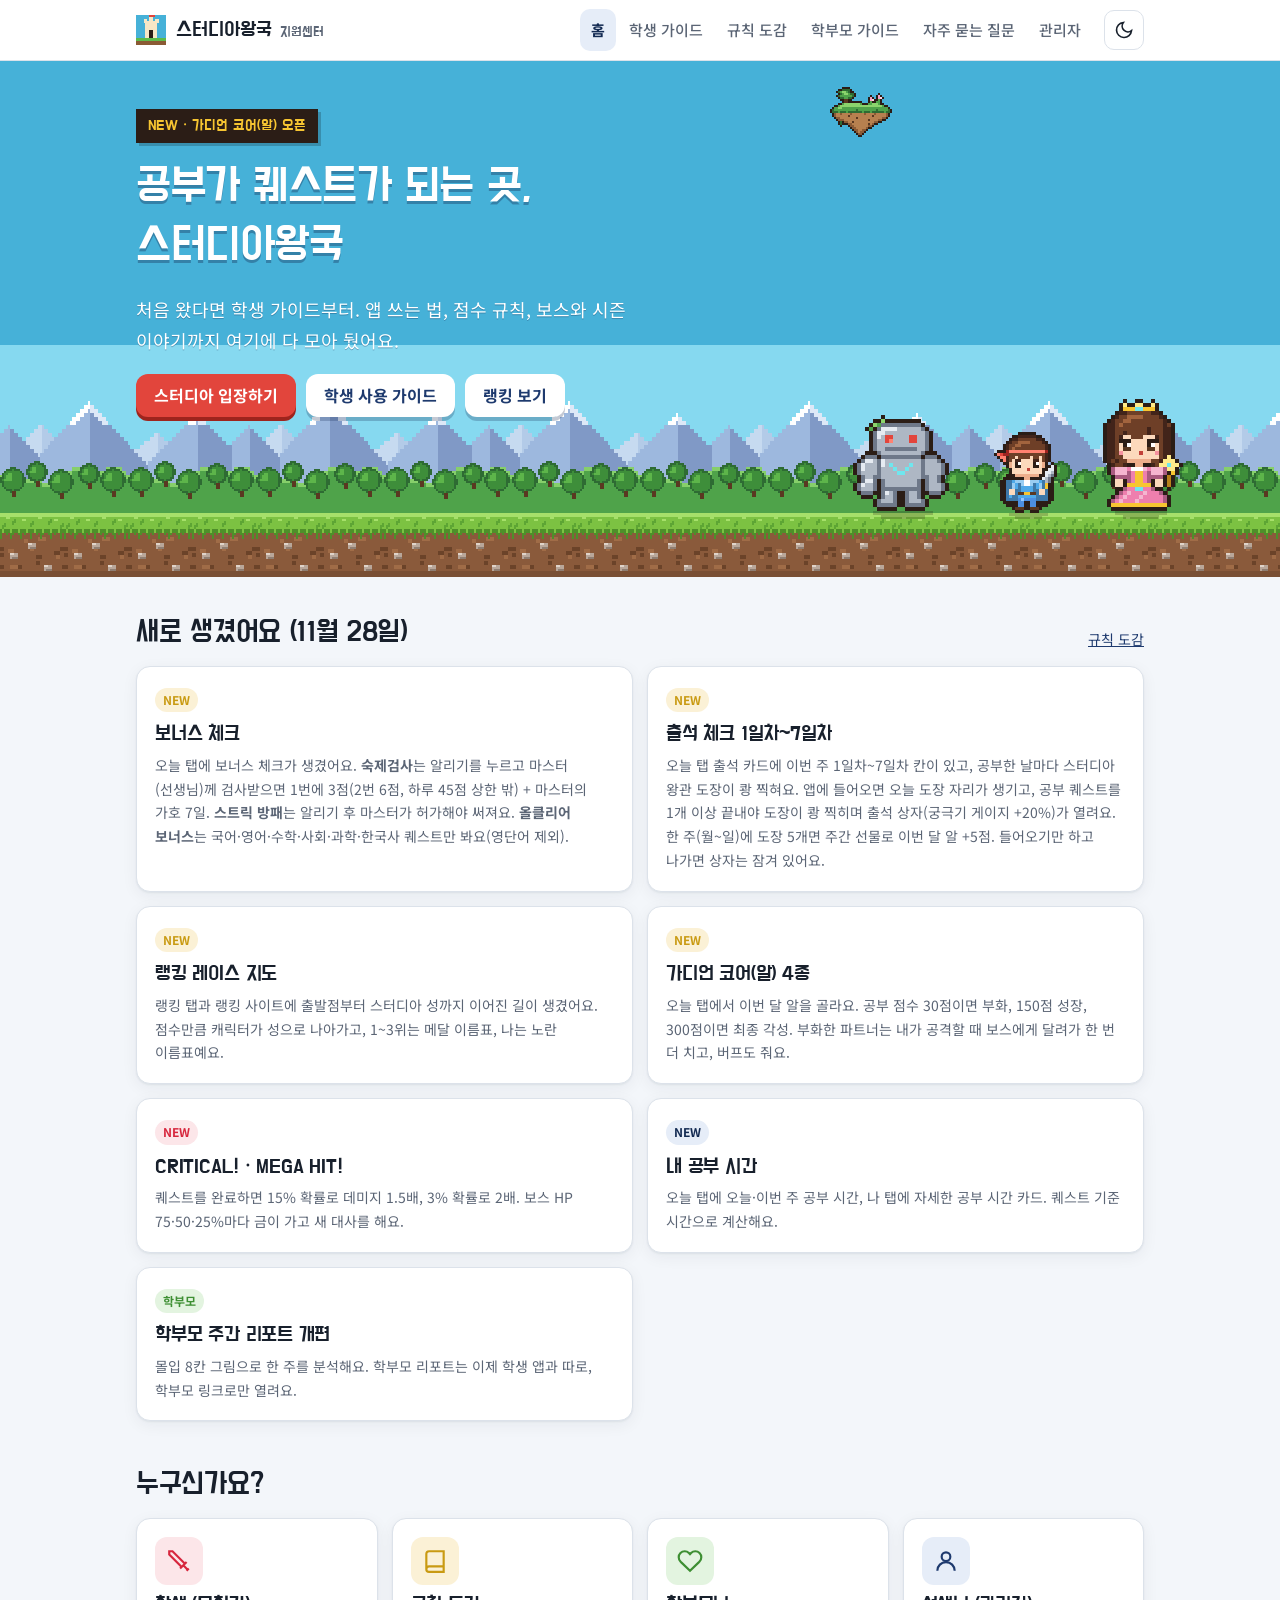
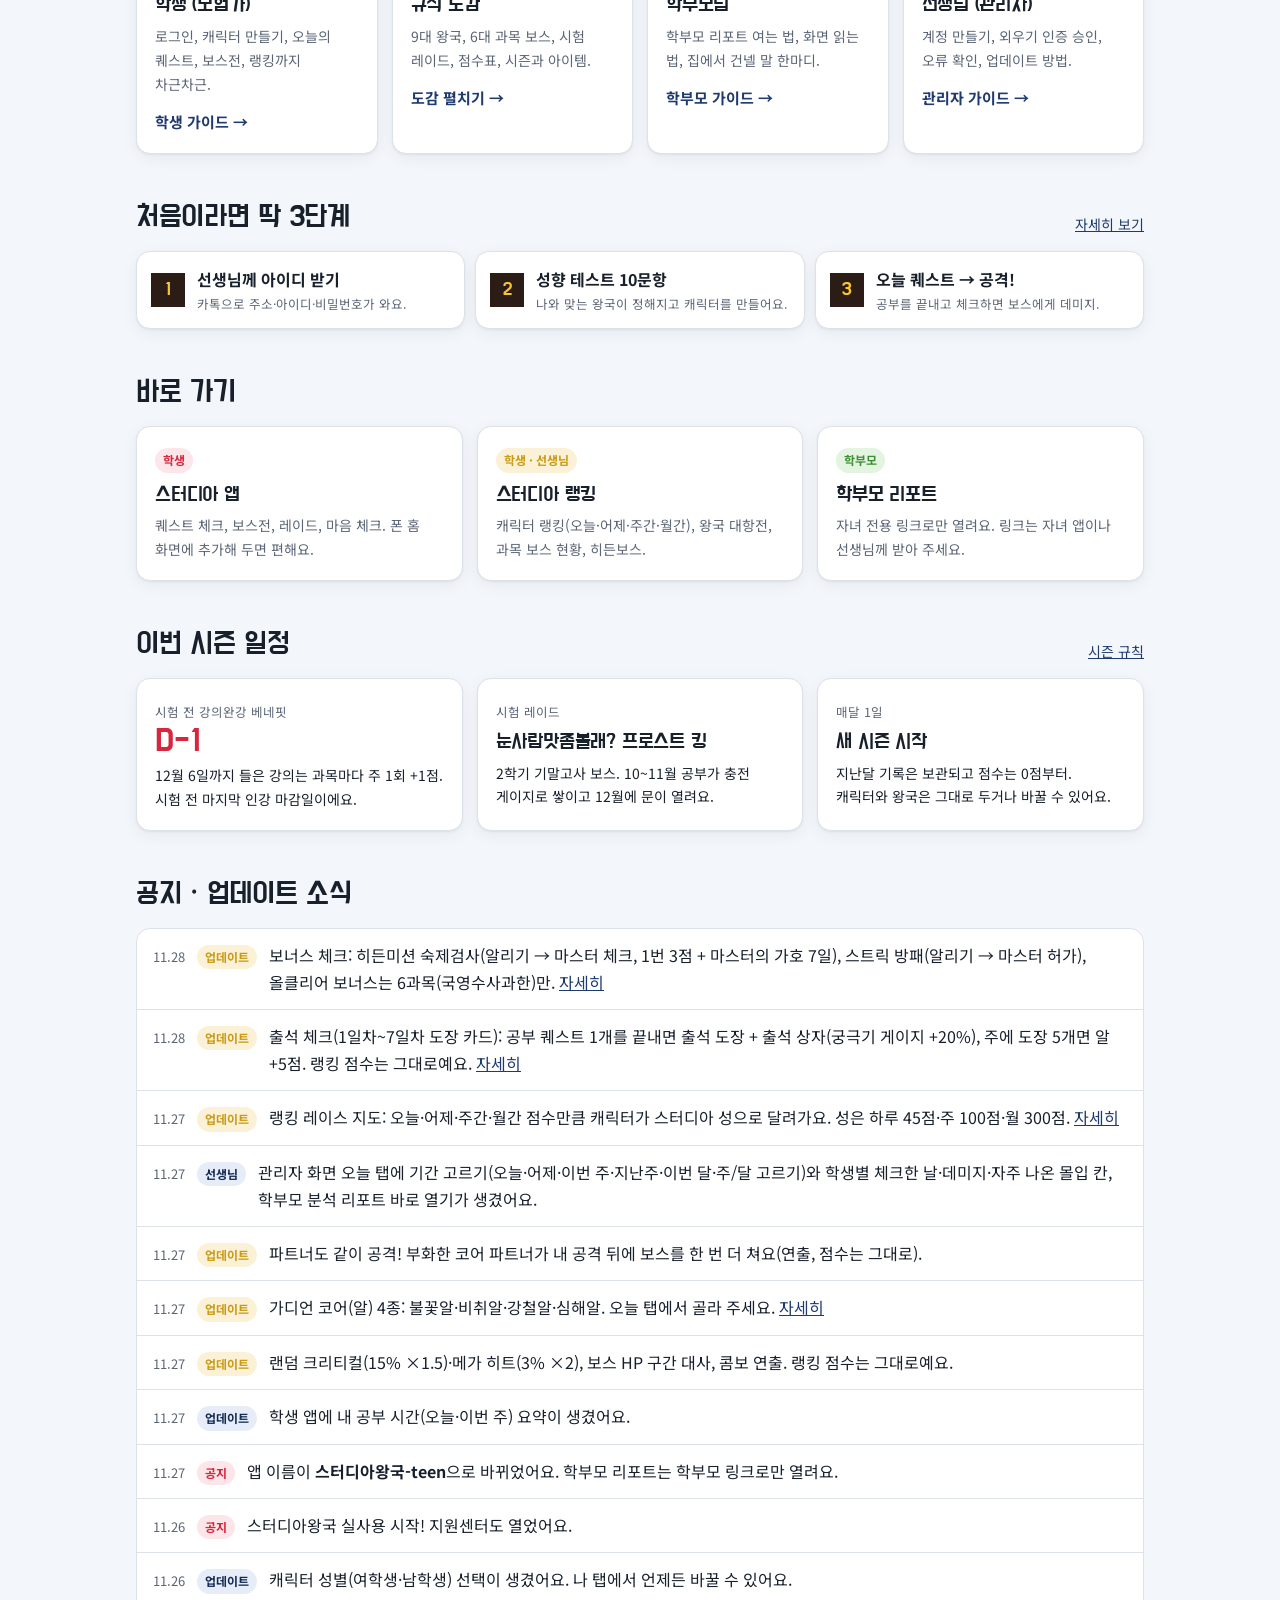
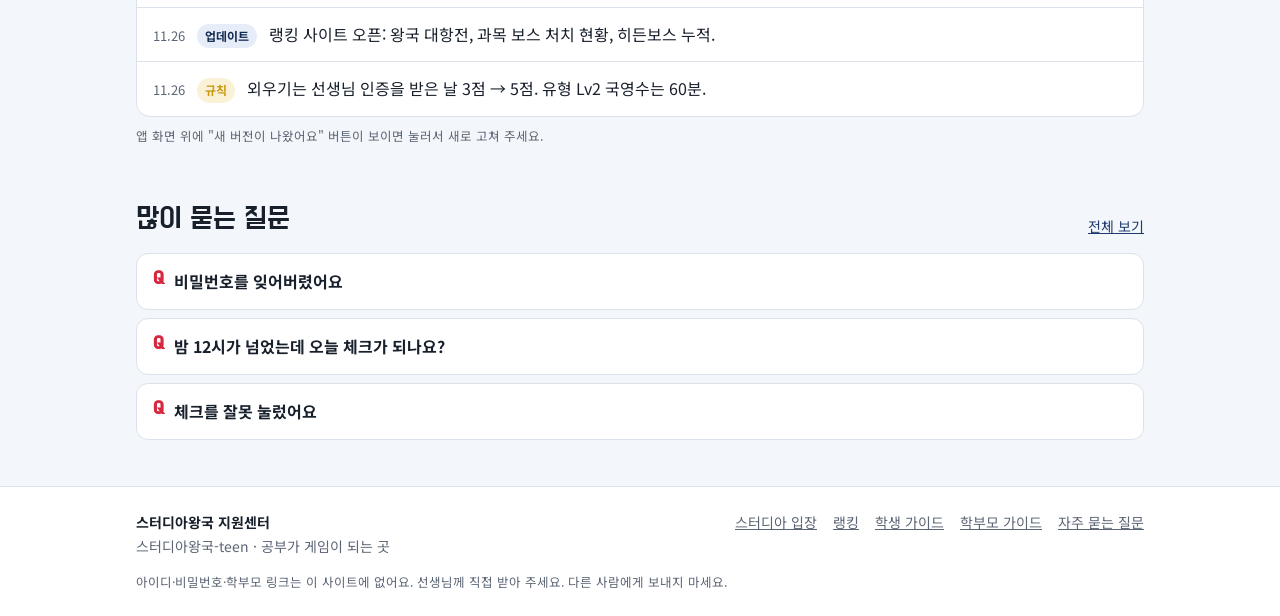
<file: support/index.html>
<!doctype html>
<html lang="ko">
<head>
<meta charset="utf-8">
<meta name="viewport" content="width=device-width,initial-scale=1">
<title>스터디아왕국 지원센터</title>
<meta name="description" content="스터디아왕국-teen 사용 가이드, 규칙 도감, 학부모 안내, 자주 묻는 질문을 한곳에서.">
<meta name="theme-color" content="#46B1D8">
<link rel="preconnect" href="https://fonts.googleapis.com">
<link rel="preconnect" href="https://fonts.gstatic.com" crossorigin>
<link href="https://fonts.googleapis.com/css2?family=Do+Hyeon&family=Noto+Sans+KR:wght@400;500;700&display=swap" rel="stylesheet">
<link rel="stylesheet" href="style.css">
<style>
.hero .bossspr{position:absolute;right:calc(6% + 150px);bottom:56px;z-index:1}
@media (max-width:700px){.hero .bossspr{display:none}}
.dday{font-family:var(--f-title);font-size:34px;line-height:1;color:var(--red)}
.quick{display:grid;grid-template-columns:repeat(3,minmax(0,1fr));gap:10px}
@media (max-width:560px){.quick{grid-template-columns:minmax(0,1fr)}}
.quick .card{display:flex;gap:12px;align-items:center;padding:14px}
.quick .num{flex:none;width:34px;height:34px;background:#2B1D16;color:#F7C531;font-family:var(--f-title);font-size:19px;display:grid;place-items:center}
</style>
</head>
<body data-page="home">

<div class="hero">
  <div class="cloud c1"></div><div class="cloud c2"></div>
  <div class="wrap">
    <span class="kicker">NEW · 가디언 코어(알) 오픈</span>
    <h1>공부가 퀘스트가 되는 곳,<br>스터디아왕국</h1>
    <p class="lead">처음 왔다면 학생 가이드부터. 앱 쓰는 법, 점수 규칙, 보스와 시즌 이야기까지 여기에 다 모아 뒀어요.</p>
    <div class="btns">
      <a class="btn primary" href="../">스터디아 입장하기</a>
      <a class="btn light" href="student.html">학생 사용 가이드</a>
      <a class="btn light" href="../rank.html">랭킹 보기</a>
    </div>
  </div>
  <div class="grass-tufts"></div>
  <div class="bossspr" data-spr="m" data-sc="6"><svg class="sprite-svg" width="112" height="88" viewBox="0 0 14 11" shape-rendering="crispEdges" aria-hidden="true"><rect x="5" y="0" width="1" height="1" fill="#2B1D16"/><rect x="6" y="0" width="1" height="1" fill="#2B1D16"/><rect x="7" y="0" width="1" height="1" fill="#2B1D16"/><rect x="8" y="0" width="1" height="1" fill="#2B1D16"/><rect x="3" y="1" width="1" height="1" fill="#2B1D16"/><rect x="4" y="1" width="1" height="1" fill="#2B1D16"/><rect x="5" y="1" width="1" height="1" fill="#5DBB4A"/><rect x="6" y="1" width="1" height="1" fill="#5DBB4A"/><rect x="7" y="1" width="1" height="1" fill="#5DBB4A"/><rect x="8" y="1" width="1" height="1" fill="#5DBB4A"/><rect x="9" y="1" width="1" height="1" fill="#2B1D16"/><rect x="10" y="1" width="1" height="1" fill="#2B1D16"/><rect x="2" y="2" width="1" height="1" fill="#2B1D16"/><rect x="3" y="2" width="1" height="1" fill="#5DBB4A"/><rect x="4" y="2" width="1" height="1" fill="#5DBB4A"/><rect x="5" y="2" width="1" height="1" fill="#5DBB4A"/><rect x="6" y="2" width="1" height="1" fill="#FFFFFF"/><rect x="7" y="2" width="1" height="1" fill="#5DBB4A"/><rect x="8" y="2" width="1" height="1" fill="#5DBB4A"/><rect x="9" y="2" width="1" height="1" fill="#5DBB4A"/><rect x="10" y="2" width="1" height="1" fill="#5DBB4A"/><rect x="11" y="2" width="1" height="1" fill="#2B1D16"/><rect x="1" y="3" width="1" height="1" fill="#2B1D16"/><rect x="2" y="3" width="1" height="1" fill="#5DBB4A"/><rect x="3" y="3" width="1" height="1" fill="#5DBB4A"/><rect x="4" y="3" width="1" height="1" fill="#5DBB4A"/><rect x="5" y="3" width="1" height="1" fill="#FFFFFF"/><rect x="6" y="3" width="1" height="1" fill="#5DBB4A"/><rect x="7" y="3" width="1" height="1" fill="#5DBB4A"/><rect x="8" y="3" width="1" height="1" fill="#5DBB4A"/><rect x="9" y="3" width="1" height="1" fill="#5DBB4A"/><rect x="10" y="3" width="1" height="1" fill="#5DBB4A"/><rect x="11" y="3" width="1" height="1" fill="#5DBB4A"/><rect x="12" y="3" width="1" height="1" fill="#2B1D16"/><rect x="1" y="4" width="1" height="1" fill="#2B1D16"/><rect x="2" y="4" width="1" height="1" fill="#5DBB4A"/><rect x="3" y="4" width="1" height="1" fill="#5DBB4A"/><rect x="4" y="4" width="1" height="1" fill="#5DBB4A"/><rect x="5" y="4" width="1" height="1" fill="#5DBB4A"/><rect x="6" y="4" width="1" height="1" fill="#5DBB4A"/><rect x="7" y="4" width="1" height="1" fill="#5DBB4A"/><rect x="8" y="4" width="1" height="1" fill="#5DBB4A"/><rect x="9" y="4" width="1" height="1" fill="#5DBB4A"/><rect x="10" y="4" width="1" height="1" fill="#5DBB4A"/><rect x="11" y="4" width="1" height="1" fill="#5DBB4A"/><rect x="12" y="4" width="1" height="1" fill="#2B1D16"/><rect x="0" y="5" width="1" height="1" fill="#2B1D16"/><rect x="1" y="5" width="1" height="1" fill="#5DBB4A"/><rect x="2" y="5" width="1" height="1" fill="#5DBB4A"/><rect x="3" y="5" width="1" height="1" fill="#1A1A1A"/><rect x="4" y="5" width="1" height="1" fill="#2B1D16"/><rect x="5" y="5" width="1" height="1" fill="#5DBB4A"/><rect x="6" y="5" width="1" height="1" fill="#5DBB4A"/><rect x="7" y="5" width="1" height="1" fill="#5DBB4A"/><rect x="8" y="5" width="1" height="1" fill="#5DBB4A"/><rect x="9" y="5" width="1" height="1" fill="#1A1A1A"/><rect x="10" y="5" width="1" height="1" fill="#2B1D16"/><rect x="11" y="5" width="1" height="1" fill="#5DBB4A"/><rect x="12" y="5" width="1" height="1" fill="#5DBB4A"/><rect x="13" y="5" width="1" height="1" fill="#2B1D16"/><rect x="0" y="6" width="1" height="1" fill="#2B1D16"/><rect x="1" y="6" width="1" height="1" fill="#5DBB4A"/><rect x="2" y="6" width="1" height="1" fill="#5DBB4A"/><rect x="3" y="6" width="1" height="1" fill="#2B1D16"/><rect x="4" y="6" width="1" height="1" fill="#2B1D16"/><rect x="5" y="6" width="1" height="1" fill="#5DBB4A"/><rect x="6" y="6" width="1" height="1" fill="#5DBB4A"/><rect x="7" y="6" width="1" height="1" fill="#5DBB4A"/><rect x="8" y="6" width="1" height="1" fill="#5DBB4A"/><rect x="9" y="6" width="1" height="1" fill="#2B1D16"/><rect x="10" y="6" width="1" height="1" fill="#2B1D16"/><rect x="11" y="6" width="1" height="1" fill="#5DBB4A"/><rect x="12" y="6" width="1" height="1" fill="#5DBB4A"/><rect x="13" y="6" width="1" height="1" fill="#2B1D16"/><rect x="0" y="7" width="1" height="1" fill="#2B1D16"/><rect x="1" y="7" width="1" height="1" fill="#5DBB4A"/><rect x="2" y="7" width="1" height="1" fill="#5DBB4A"/><rect x="3" y="7" width="1" height="1" fill="#5DBB4A"/><rect x="4" y="7" width="1" height="1" fill="#5DBB4A"/><rect x="5" y="7" width="1" height="1" fill="#5DBB4A"/><rect x="6" y="7" width="1" height="1" fill="#2B1D16"/><rect x="7" y="7" width="1" height="1" fill="#2B1D16"/><rect x="8" y="7" width="1" height="1" fill="#5DBB4A"/><rect x="9" y="7" width="1" height="1" fill="#5DBB4A"/><rect x="10" y="7" width="1" height="1" fill="#5DBB4A"/><rect x="11" y="7" width="1" height="1" fill="#5DBB4A"/><rect x="12" y="7" width="1" height="1" fill="#5DBB4A"/><rect x="13" y="7" width="1" height="1" fill="#2B1D16"/><rect x="0" y="8" width="1" height="1" fill="#2B1D16"/><rect x="1" y="8" width="1" height="1" fill="#3E8F33"/><rect x="2" y="8" width="1" height="1" fill="#5DBB4A"/><rect x="3" y="8" width="1" height="1" fill="#5DBB4A"/><rect x="4" y="8" width="1" height="1" fill="#5DBB4A"/><rect x="5" y="8" width="1" height="1" fill="#5DBB4A"/><rect x="6" y="8" width="1" height="1" fill="#5DBB4A"/><rect x="7" y="8" width="1" height="1" fill="#5DBB4A"/><rect x="8" y="8" width="1" height="1" fill="#5DBB4A"/><rect x="9" y="8" width="1" height="1" fill="#5DBB4A"/><rect x="10" y="8" width="1" height="1" fill="#5DBB4A"/><rect x="11" y="8" width="1" height="1" fill="#5DBB4A"/><rect x="12" y="8" width="1" height="1" fill="#3E8F33"/><rect x="13" y="8" width="1" height="1" fill="#2B1D16"/><rect x="1" y="9" width="1" height="1" fill="#2B1D16"/><rect x="2" y="9" width="1" height="1" fill="#3E8F33"/><rect x="3" y="9" width="1" height="1" fill="#3E8F33"/><rect x="4" y="9" width="1" height="1" fill="#3E8F33"/><rect x="5" y="9" width="1" height="1" fill="#3E8F33"/><rect x="6" y="9" width="1" height="1" fill="#3E8F33"/><rect x="7" y="9" width="1" height="1" fill="#3E8F33"/><rect x="8" y="9" width="1" height="1" fill="#3E8F33"/><rect x="9" y="9" width="1" height="1" fill="#3E8F33"/><rect x="10" y="9" width="1" height="1" fill="#3E8F33"/><rect x="11" y="9" width="1" height="1" fill="#3E8F33"/><rect x="12" y="9" width="1" height="1" fill="#2B1D16"/><rect x="2" y="10" width="1" height="1" fill="#2B1D16"/><rect x="3" y="10" width="1" height="1" fill="#2B1D16"/><rect x="4" y="10" width="1" height="1" fill="#2B1D16"/><rect x="5" y="10" width="1" height="1" fill="#2B1D16"/><rect x="6" y="10" width="1" height="1" fill="#2B1D16"/><rect x="7" y="10" width="1" height="1" fill="#2B1D16"/><rect x="8" y="10" width="1" height="1" fill="#2B1D16"/><rect x="9" y="10" width="1" height="1" fill="#2B1D16"/><rect x="10" y="10" width="1" height="1" fill="#2B1D16"/><rect x="11" y="10" width="1" height="1" fill="#2B1D16"/></svg></div>
  <div class="sprite2" data-spr="heroM" data-job="용사" data-hero="#4FA9E8" data-sc="4"></div>
  <div class="sprite" data-spr="hero" data-job="공주" data-hero="#EE7FAE" data-sc="5"><svg class="sprite-svg" width="104" height="112" viewBox="0 0 13 14" shape-rendering="crispEdges" aria-hidden="true"><rect x="4" y="0" width="1" height="1" fill="#2B1D16"/><rect x="5" y="0" width="1" height="1" fill="#2B1D16"/><rect x="6" y="0" width="1" height="1" fill="#2B1D16"/><rect x="7" y="0" width="1" height="1" fill="#2B1D16"/><rect x="8" y="0" width="1" height="1" fill="#2B1D16"/><rect x="3" y="1" width="1" height="1" fill="#2B1D16"/><rect x="4" y="1" width="1" height="1" fill="#4A2A1A"/><rect x="5" y="1" width="1" height="1" fill="#4A2A1A"/><rect x="6" y="1" width="1" height="1" fill="#4A2A1A"/><rect x="7" y="1" width="1" height="1" fill="#4A2A1A"/><rect x="8" y="1" width="1" height="1" fill="#4A2A1A"/><rect x="9" y="1" width="1" height="1" fill="#2B1D16"/><rect x="2" y="2" width="1" height="1" fill="#2B1D16"/><rect x="3" y="2" width="1" height="1" fill="#4A2A1A"/><rect x="4" y="2" width="1" height="1" fill="#4A2A1A"/><rect x="5" y="2" width="1" height="1" fill="#4A2A1A"/><rect x="6" y="2" width="1" height="1" fill="#4A2A1A"/><rect x="7" y="2" width="1" height="1" fill="#4A2A1A"/><rect x="8" y="2" width="1" height="1" fill="#4A2A1A"/><rect x="9" y="2" width="1" height="1" fill="#4A2A1A"/><rect x="10" y="2" width="1" height="1" fill="#2B1D16"/><rect x="2" y="3" width="1" height="1" fill="#E2453C"/><rect x="3" y="3" width="1" height="1" fill="#E2453C"/><rect x="4" y="3" width="1" height="1" fill="#E2453C"/><rect x="5" y="3" width="1" height="1" fill="#E2453C"/><rect x="6" y="3" width="1" height="1" fill="#E2453C"/><rect x="7" y="3" width="1" height="1" fill="#E2453C"/><rect x="8" y="3" width="1" height="1" fill="#E2453C"/><rect x="9" y="3" width="1" height="1" fill="#E2453C"/><rect x="10" y="3" width="1" height="1" fill="#E2453C"/><rect x="11" y="3" width="1" height="1" fill="#E2453C"/><rect x="2" y="4" width="1" height="1" fill="#2B1D16"/><rect x="3" y="4" width="1" height="1" fill="#4A2A1A"/><rect x="4" y="4" width="1" height="1" fill="#F6C9A0"/><rect x="5" y="4" width="1" height="1" fill="#F6C9A0"/><rect x="6" y="4" width="1" height="1" fill="#F6C9A0"/><rect x="7" y="4" width="1" height="1" fill="#F6C9A0"/><rect x="8" y="4" width="1" height="1" fill="#F6C9A0"/><rect x="9" y="4" width="1" height="1" fill="#2B1D16"/><rect x="11" y="4" width="1" height="1" fill="#E2453C"/><rect x="2" y="5" width="1" height="1" fill="#2B1D16"/><rect x="3" y="5" width="1" height="1" fill="#F6C9A0"/><rect x="4" y="5" width="1" height="1" fill="#1A1A1A"/><rect x="5" y="5" width="1" height="1" fill="#F6C9A0"/><rect x="6" y="5" width="1" height="1" fill="#F6C9A0"/><rect x="7" y="5" width="1" height="1" fill="#F6C9A0"/><rect x="8" y="5" width="1" height="1" fill="#1A1A1A"/><rect x="9" y="5" width="1" height="1" fill="#F6C9A0"/><rect x="10" y="5" width="1" height="1" fill="#2B1D16"/><rect x="2" y="6" width="1" height="1" fill="#2B1D16"/><rect x="3" y="6" width="1" height="1" fill="#F6C9A0"/><rect x="4" y="6" width="1" height="1" fill="#F6C9A0"/><rect x="5" y="6" width="1" height="1" fill="#F6C9A0"/><rect x="6" y="6" width="1" height="1" fill="#F6C9A0"/><rect x="7" y="6" width="1" height="1" fill="#F6C9A0"/><rect x="8" y="6" width="1" height="1" fill="#F6C9A0"/><rect x="9" y="6" width="1" height="1" fill="#2B1D16"/><rect x="3" y="7" width="1" height="1" fill="#2B1D16"/><rect x="4" y="7" width="1" height="1" fill="#F6C9A0"/><rect x="5" y="7" width="1" height="1" fill="#F6C9A0"/><rect x="6" y="7" width="1" height="1" fill="#F6C9A0"/><rect x="7" y="7" width="1" height="1" fill="#F6C9A0"/><rect x="8" y="7" width="1" height="1" fill="#2B1D16"/><rect x="2" y="8" width="1" height="1" fill="#2B1D16"/><rect x="3" y="8" width="1" height="1" fill="#3E6FD8"/><rect x="4" y="8" width="1" height="1" fill="#3E6FD8"/><rect x="5" y="8" width="1" height="1" fill="#3E6FD8"/><rect x="6" y="8" width="1" height="1" fill="#3E6FD8"/><rect x="7" y="8" width="1" height="1" fill="#3E6FD8"/><rect x="8" y="8" width="1" height="1" fill="#3E6FD8"/><rect x="9" y="8" width="1" height="1" fill="#2B1D16"/><rect x="11" y="8" width="1" height="1" fill="#9AA4B3"/><rect x="1" y="9" width="1" height="1" fill="#2B1D16"/><rect x="2" y="9" width="1" height="1" fill="#3E6FD8"/><rect x="3" y="9" width="1" height="1" fill="#3E6FD8"/><rect x="4" y="9" width="1" height="1" fill="#3E6FD8"/><rect x="5" y="9" width="1" height="1" fill="#F7C531"/><rect x="6" y="9" width="1" height="1" fill="#3E6FD8"/><rect x="7" y="9" width="1" height="1" fill="#3E6FD8"/><rect x="8" y="9" width="1" height="1" fill="#3E6FD8"/><rect x="9" y="9" width="1" height="1" fill="#3E6FD8"/><rect x="10" y="9" width="1" height="1" fill="#2B1D16"/><rect x="11" y="9" width="1" height="1" fill="#9AA4B3"/><rect x="1" y="10" width="1" height="1" fill="#2B1D16"/><rect x="2" y="10" width="1" height="1" fill="#F6C9A0"/><rect x="3" y="10" width="1" height="1" fill="#3E6FD8"/><rect x="4" y="10" width="1" height="1" fill="#3E6FD8"/><rect x="5" y="10" width="1" height="1" fill="#3E6FD8"/><rect x="6" y="10" width="1" height="1" fill="#3E6FD8"/><rect x="7" y="10" width="1" height="1" fill="#3E6FD8"/><rect x="8" y="10" width="1" height="1" fill="#3E6FD8"/><rect x="9" y="10" width="1" height="1" fill="#F6C9A0"/><rect x="10" y="10" width="1" height="1" fill="#2B1D16"/><rect x="11" y="10" width="1" height="1" fill="#9AA4B3"/><rect x="2" y="11" width="1" height="1" fill="#2B1D16"/><rect x="3" y="11" width="1" height="1" fill="#3E6FD8"/><rect x="4" y="11" width="1" height="1" fill="#3E6FD8"/><rect x="5" y="11" width="1" height="1" fill="#3E6FD8"/><rect x="6" y="11" width="1" height="1" fill="#3E6FD8"/><rect x="7" y="11" width="1" height="1" fill="#3E6FD8"/><rect x="8" y="11" width="1" height="1" fill="#3E6FD8"/><rect x="9" y="11" width="1" height="1" fill="#2B1D16"/><rect x="11" y="11" width="1" height="1" fill="#F7C531"/><rect x="2" y="12" width="1" height="1" fill="#2B1D16"/><rect x="3" y="12" width="1" height="1" fill="#24408E"/><rect x="4" y="12" width="1" height="1" fill="#24408E"/><rect x="5" y="12" width="1" height="1" fill="#2B1D16"/><rect x="6" y="12" width="1" height="1" fill="#2B1D16"/><rect x="7" y="12" width="1" height="1" fill="#24408E"/><rect x="8" y="12" width="1" height="1" fill="#24408E"/><rect x="9" y="12" width="1" height="1" fill="#2B1D16"/><rect x="2" y="13" width="1" height="1" fill="#2B1D16"/><rect x="3" y="13" width="1" height="1" fill="#2B1D16"/><rect x="4" y="13" width="1" height="1" fill="#2B1D16"/><rect x="7" y="13" width="1" height="1" fill="#2B1D16"/><rect x="8" y="13" width="1" height="1" fill="#2B1D16"/><rect x="9" y="13" width="1" height="1" fill="#2B1D16"/></svg></div>
</div>

<main class="wrap">

  <section aria-labelledby="new">
    <div class="sec-head"><h2 id="new">새로 생겼어요 (11월 28일)</h2><a href="rules.html#attend">규칙 도감</a></div>
    <div class="grid g2">
      <a class="card" href="student.html#bonus"><span class="tag gold">NEW</span><h3 style="margin-top:8px">보너스 체크</h3><p class="small muted">오늘 탭에 보너스 체크가 생겼어요. <b>숙제검사</b>는 알리기를 누르고 마스터(선생님)께 검사받으면 1번에 3점(2번 6점, 하루 45점 상한 밖) + 마스터의 가호 7일. <b>스트릭 방패</b>는 알리기 후 마스터가 허가해야 써져요. <b>올클리어 보너스</b>는 국어·영어·수학·사회·과학·한국사 퀘스트만 봐요(영단어 제외).</p></a>
      <a class="card" href="student.html#attend"><span class="tag gold">NEW</span><h3 style="margin-top:8px">출석 체크 1일차~7일차</h3><p class="small muted">오늘 탭 출석 카드에 이번 주 1일차~7일차 칸이 있고, 공부한 날마다 스터디아 왕관 도장이 쾅 찍혀요. 앱에 들어오면 오늘 도장 자리가 생기고, 공부 퀘스트를 1개 이상 끝내야 도장이 쾅 찍히며 출석 상자(궁극기 게이지 +20%)가 열려요. 한 주(월~일)에 도장 5개면 주간 선물로 이번 달 알 +5점. 들어오기만 하고 나가면 상자는 잠겨 있어요.</p></a>
      <a class="card" href="student.html#rank"><span class="tag gold">NEW</span><h3 style="margin-top:8px">랭킹 레이스 지도</h3><p class="small muted">랭킹 탭과 랭킹 사이트에 출발점부터 스터디아 성까지 이어진 길이 생겼어요. 점수만큼 캐릭터가 성으로 나아가고, 1~3위는 메달 이름표, 나는 노란 이름표예요.</p></a>
      <a class="card" href="student.html#core"><span class="tag gold">NEW</span><h3 style="margin-top:8px">가디언 코어(알) 4종</h3><p class="small muted">오늘 탭에서 이번 달 알을 골라요. 공부 점수 30점이면 부화, 150점 성장, 300점이면 최종 각성. 부화한 파트너는 내가 공격할 때 보스에게 달려가 한 번 더 치고, 버프도 줘요.</p></a>
      <a class="card" href="student.html#boss"><span class="tag red">NEW</span><h3 style="margin-top:8px">CRITICAL! · MEGA HIT!</h3><p class="small muted">퀘스트를 완료하면 15% 확률로 데미지 1.5배, 3% 확률로 2배. 보스 HP 75·50·25%마다 금이 가고 새 대사를 해요.</p></a>
      <a class="card" href="student.html#me"><span class="tag">NEW</span><h3 style="margin-top:8px">내 공부 시간</h3><p class="small muted">오늘 탭에 오늘·이번 주 공부 시간, 나 탭에 자세한 공부 시간 카드. 퀘스트 기준 시간으로 계산해요.</p></a>
      <a class="card" href="parent.html#tabs"><span class="tag green">학부모</span><h3 style="margin-top:8px">학부모 주간 리포트 개편</h3><p class="small muted">몰입 8칸 그림으로 한 주를 분석해요. 학부모 리포트는 이제 학생 앱과 따로, 학부모 링크로만 열려요.</p></a>
    </div>
  </section>

  <section aria-labelledby="who">
    <div class="sec-head"><h2 id="who">누구신가요?</h2></div>
    <div class="grid g4">
      <a class="card role" href="student.html">
        <span class="ic s"><svg viewBox="0 0 24 24" fill="none" stroke="currentColor" stroke-width="2"><path d="M14.5 17.5 3 6V3h3l11.5 11.5M13 19l6-6M16 16l4 4M19 21l2-2"/></svg></span>
        <h3>학생 (모험가)</h3>
        <p class="small muted">로그인, 캐릭터 만들기, 오늘의 퀘스트, 보스전, 랭킹까지 차근차근.</p>
        <span class="go">학생 가이드 →</span>
      </a>
      <a class="card role" href="rules.html">
        <span class="ic r"><svg viewBox="0 0 24 24" fill="none" stroke="currentColor" stroke-width="2"><path d="M4 19.5A2.5 2.5 0 0 1 6.5 17H20V3H6.5A2.5 2.5 0 0 0 4 5.5v14zM4 19.5A2.5 2.5 0 0 0 6.5 22H20v-5"/></svg></span>
        <h3>규칙 도감</h3>
        <p class="small muted">9대 왕국, 6대 과목 보스, 시험 레이드, 점수표, 시즌과 아이템.</p>
        <span class="go">도감 펼치기 →</span>
      </a>
      <a class="card role" href="parent.html">
        <span class="ic p"><svg viewBox="0 0 24 24" fill="none" stroke="currentColor" stroke-width="2"><path d="M20.8 4.6a5.5 5.5 0 0 0-7.8 0L12 5.7l-1-1.1a5.5 5.5 0 0 0-7.8 7.8l1 1.1L12 21l7.8-7.5 1-1.1a5.5 5.5 0 0 0 0-7.8z"/></svg></span>
        <h3>학부모님</h3>
        <p class="small muted">학부모 리포트 여는 법, 화면 읽는 법, 집에서 건넬 말 한마디.</p>
        <span class="go">학부모 가이드 →</span>
      </a>
      <a class="card role" href="admin.html">
        <span class="ic a"><svg viewBox="0 0 24 24" fill="none" stroke="currentColor" stroke-width="2"><circle cx="12" cy="8" r="4"/><path d="M4 21a8 8 0 0 1 16 0"/></svg></span>
        <h3>선생님 (관리자)</h3>
        <p class="small muted">계정 만들기, 외우기 인증 승인, 오류 확인, 업데이트 방법.</p>
        <span class="go">관리자 가이드 →</span>
      </a>
    </div>
  </section>

  <section aria-labelledby="start">
    <div class="sec-head"><h2 id="start">처음이라면 딱 3단계</h2><a href="student.html#login">자세히 보기</a></div>
    <div class="quick">
      <div class="card"><span class="num">1</span><div><b>선생님께 아이디 받기</b><p class="tiny muted" style="margin:0">카톡으로 주소·아이디·비밀번호가 와요.</p></div></div>
      <div class="card"><span class="num">2</span><div><b>성향 테스트 10문항</b><p class="tiny muted" style="margin:0">나와 맞는 왕국이 정해지고 캐릭터를 만들어요.</p></div></div>
      <div class="card"><span class="num">3</span><div><b>오늘 퀘스트 → 공격!</b><p class="tiny muted" style="margin:0">공부를 끝내고 체크하면 보스에게 데미지.</p></div></div>
    </div>
  </section>

  <section aria-labelledby="links">
    <div class="sec-head"><h2 id="links">바로 가기</h2></div>
    <div class="grid g3">
      <a class="card" href="../">
        <span class="tag red">학생</span>
        <h3 style="margin-top:8px">스터디아 앱</h3>
        <p class="small muted">퀘스트 체크, 보스전, 레이드, 마음 체크. 폰 홈 화면에 추가해 두면 편해요.</p>
      </a>
      <a class="card" href="../rank.html">
        <span class="tag gold">학생 · 선생님</span>
        <h3 style="margin-top:8px">스터디아 랭킹</h3>
        <p class="small muted">캐릭터 랭킹(오늘·어제·주간·월간), 왕국 대항전, 과목 보스 현황, 히든보스.</p>
      </a>
      <a class="card" href="parent.html#open">
        <span class="tag green">학부모</span>
        <h3 style="margin-top:8px">학부모 리포트</h3>
        <p class="small muted">자녀 전용 링크로만 열려요. 링크는 자녀 앱이나 선생님께 받아 주세요.</p>
      </a>
    </div>
  </section>

  <section aria-labelledby="season">
    <div class="sec-head"><h2 id="season">이번 시즌 일정</h2><a href="rules.html#season">시즌 규칙</a></div>
    <div class="grid g3">
      <div class="card">
        <span class="tiny muted">시험 전 강의완강 베네핏</span>
        <div class="dday" id="dday">D-10</div>
        <p class="small" style="margin-top:6px">12월 6일까지 들은 강의는 과목마다 주 1회 +1점. 시험 전 마지막 인강 마감일이에요.</p>
      </div>
      <div class="card">
        <span class="tiny muted">시험 레이드</span>
        <h3 style="margin-top:4px">눈사람맛좀볼래? 프로스트 킹</h3>
        <p class="small">2학기 기말고사 보스. 10~11월 공부가 충전 게이지로 쌓이고 12월에 문이 열려요.</p>
      </div>
      <div class="card">
        <span class="tiny muted">매달 1일</span>
        <h3 style="margin-top:4px">새 시즌 시작</h3>
        <p class="small">지난달 기록은 보관되고 점수는 0점부터. 캐릭터와 왕국은 그대로 두거나 바꿀 수 있어요.</p>
      </div>
    </div>
  </section>

  <section aria-labelledby="news">
    <div class="sec-head"><h2 id="news">공지 · 업데이트 소식</h2></div>
    <ul class="list">
      <li><span class="date">11.28</span><span class="tag gold">업데이트</span><span>보너스 체크: 히든미션 숙제검사(알리기 → 마스터 체크, 1번 3점 + 마스터의 가호 7일), 스트릭 방패(알리기 → 마스터 허가), 올클리어 보너스는 6과목(국영수사과한)만. <a href="rules.html#bonus">자세히</a></span></li>
      <li><span class="date">11.28</span><span class="tag gold">업데이트</span><span>출석 체크(1일차~7일차 도장 카드): 공부 퀘스트 1개를 끝내면 출석 도장 + 출석 상자(궁극기 게이지 +20%), 주에 도장 5개면 알 +5점. 랭킹 점수는 그대로예요. <a href="student.html#attend">자세히</a></span></li>
      <li><span class="date">11.27</span><span class="tag gold">업데이트</span><span>랭킹 레이스 지도: 오늘·어제·주간·월간 점수만큼 캐릭터가 스터디아 성으로 달려가요. 성은 하루 45점·주 100점·월 300점. <a href="student.html#rank">자세히</a></span></li>
      <li><span class="date">11.27</span><span class="tag">선생님</span><span>관리자 화면 오늘 탭에 기간 고르기(오늘·어제·이번 주·지난주·이번 달·주/달 고르기)와 학생별 체크한 날·데미지·자주 나온 몰입 칸, 학부모 분석 리포트 바로 열기가 생겼어요.</span></li>
      <li><span class="date">11.27</span><span class="tag gold">업데이트</span><span>파트너도 같이 공격! 부화한 코어 파트너가 내 공격 뒤에 보스를 한 번 더 쳐요(연출, 점수는 그대로).</span></li>
      <li><span class="date">11.27</span><span class="tag gold">업데이트</span><span>가디언 코어(알) 4종: 불꽃알·비취알·강철알·심해알. 오늘 탭에서 골라 주세요. <a href="rules.html#core">자세히</a></span></li>
      <li><span class="date">11.27</span><span class="tag gold">업데이트</span><span>랜덤 크리티컬(15% ×1.5)·메가 히트(3% ×2), 보스 HP 구간 대사, 콤보 연출. 랭킹 점수는 그대로예요.</span></li>
      <li><span class="date">11.27</span><span class="tag">업데이트</span><span>학생 앱에 내 공부 시간(오늘·이번 주) 요약이 생겼어요.</span></li>
      <li><span class="date">11.27</span><span class="tag red">공지</span><span>앱 이름이 <b>스터디아왕국-teen</b>으로 바뀌었어요. 학부모 리포트는 학부모 링크로만 열려요.</span></li>
      <li><span class="date">11.26</span><span class="tag red">공지</span><span>스터디아왕국 실사용 시작! 지원센터도 열었어요.</span></li>
      <li><span class="date">11.26</span><span class="tag">업데이트</span><span>캐릭터 성별(여학생·남학생) 선택이 생겼어요. 나 탭에서 언제든 바꿀 수 있어요.</span></li>
      <li><span class="date">11.26</span><span class="tag">업데이트</span><span>랭킹 사이트 오픈: 왕국 대항전, 과목 보스 처치 현황, 히든보스 누적.</span></li>
      <li><span class="date">11.26</span><span class="tag gold">규칙</span><span>외우기는 선생님 인증을 받은 날 3점 → 5점. 유형 Lv2 국영수는 60분.</span></li>
    </ul>
    <p class="tiny muted" style="margin-top:8px">앱 화면 위에 "새 버전이 나왔어요" 버튼이 보이면 눌러서 새로 고쳐 주세요.</p>
  </section>

  <section aria-labelledby="faqp">
    <div class="sec-head"><h2 id="faqp">많이 묻는 질문</h2><a href="faq.html">전체 보기</a></div>
    <details class="faq"><summary>비밀번호를 잊어버렸어요</summary><div class="a"><p>선생님께 말해 주세요. 새 비밀번호를 바로 발급해 줄 수 있어요. 원래 비밀번호는 선생님도 볼 수 없어요.</p></div></details>
    <details class="faq"><summary>밤 12시가 넘었는데 오늘 체크가 되나요?</summary><div class="a"><p>네. 하루는 <b>새벽 2시</b>에 마감돼요. 새벽 1시에 체크해도 전날 기록으로 들어가요.</p></div></details>
    <details class="faq"><summary>체크를 잘못 눌렀어요</summary><div class="a"><p>오늘 퀘스트의 ✓ 버튼을 한 번 더 누르면 취소돼요. 취소는 그날 안에만 할 수 있어요.</p></div></details>
  </section>

</main>
<script src="site.js"></script>
<script>
(function(){var t=new Date();if(t.getHours()<2)t.setDate(t.getDate()-1);t.setHours(0,0,0,0);var e=new Date(2026,11,6);var d=Math.round((e-t)/864e5);var el=document.getElementById('dday');
if(d>0)el.textContent='D-'+d;else if(d===0)el.textContent='D-DAY';else{el.textContent='마감';el.style.color='var(--muted)'}})();
</script>
</body>
</html>
</file>
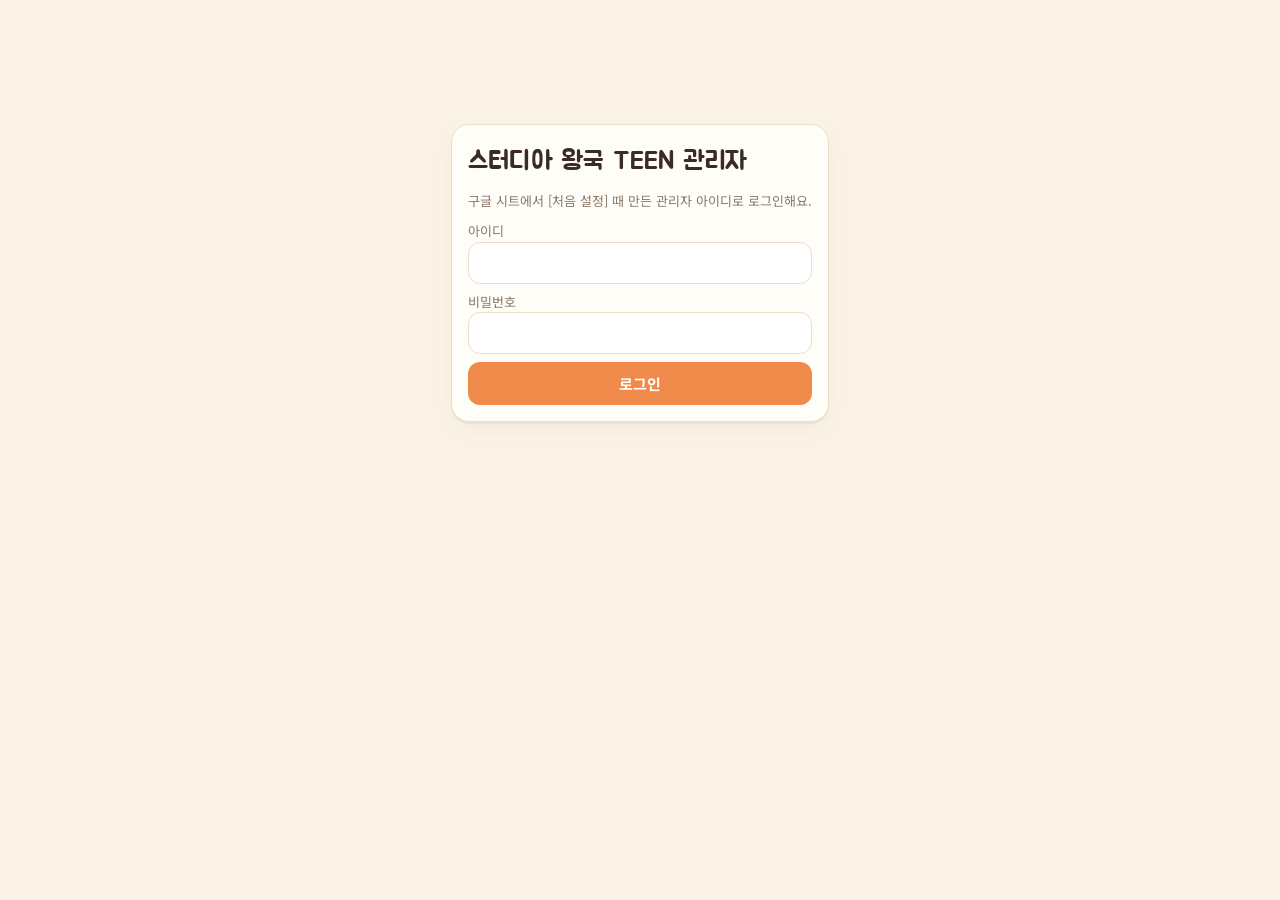
<file: admin.html>
<!doctype html>
<html lang="ko">
<head>
<meta charset="utf-8">
<meta name="viewport" content="width=device-width,initial-scale=1">
<meta name="robots" content="noindex">
<title>스터디아 왕국 TEEN 관리자</title>
<link rel="preconnect" href="https://fonts.googleapis.com">
<link rel="stylesheet" href="https://fonts.googleapis.com/css2?family=Jua&family=Noto+Sans+KR:wght@400;500;700&display=swap">
<script src="config.js"></script>
<style>
:root{--bg:#FBF4E6;--paper:#FFFDF8;--ink:#3A2C22;--muted:#8A7766;--line:#EADFCB;--accent:#F08A4B;--soft:#FDE6D3;--good:#3E9B6B;--bad:#D2504A;--purple:#7A4FD0;
  --f-display:'Jua',system-ui,sans-serif;--f-body:'Noto Sans KR',system-ui,-apple-system,sans-serif;--shadow:0 2px 0 rgba(90,60,30,.06),0 8px 24px rgba(90,60,30,.05)}
*{box-sizing:border-box}
html{color-scheme:light}
body{margin:0;background:var(--bg);color:var(--ink);font:15px/1.55 var(--f-body)}
h1,h2,h3{font-family:var(--f-display);font-weight:400;margin:0;letter-spacing:.2px}
h1{font-size:26px}h2{font-size:20px}h3{font-size:17px}
p{margin:0}
button{font:inherit;cursor:pointer;color:inherit}
a{color:var(--accent)}
.wrap{max-width:1080px;margin:0 auto;padding:16px;display:flex;flex-direction:column;gap:14px}
.top{display:flex;align-items:center;gap:10px;flex-wrap:wrap}
.top .sp{flex:1}
.card{background:var(--paper);border:1px solid var(--line);border-radius:18px;padding:16px;box-shadow:var(--shadow);display:flex;flex-direction:column;gap:10px;min-width:0}
.grid{display:grid;grid-template-columns:repeat(auto-fit,minmax(150px,1fr));gap:10px}
.stat{background:var(--paper);border:1px solid var(--line);border-radius:16px;padding:12px 14px}
.stat b{display:block;font-family:var(--f-display);font-size:28px;font-weight:400;font-variant-numeric:tabular-nums}
.stat span{font-size:13px;color:var(--muted)}
.stat.alert b{color:var(--bad)}
.btn{border:0;border-radius:12px;padding:10px 14px;background:var(--accent);color:#fff;font-weight:700}
.btn.ghost{background:transparent;color:var(--ink);border:1.5px solid var(--line);font-weight:500}
.btn.sm{padding:5px 10px;font-size:13px;border-radius:10px}
.btn:disabled{opacity:.45;cursor:not-allowed}
input,textarea,select{font:inherit;color:inherit;border:1.5px solid var(--line);background:#fff;border-radius:12px;padding:10px;width:100%}
textarea{min-height:90px;resize:vertical}
label{font-size:13px;color:var(--muted)}
.row{display:flex;gap:8px;align-items:center;flex-wrap:wrap}
.form{display:grid;grid-template-columns:repeat(auto-fit,minmax(160px,1fr));gap:8px;align-items:end}
.muted{color:var(--muted)}.small{font-size:13px}.tiny{font-size:12px}
.pill{display:inline-block;border-radius:999px;padding:1px 9px;font-size:12px;background:var(--soft);white-space:nowrap}
.pill.off{background:#eee;color:#888}.pill.bad{background:#F8D9D6;color:#9B2C25}.pill.p{background:#E9DDFB;color:#4B2E8F}
.tscroll{overflow-x:auto;-webkit-overflow-scrolling:touch}
table{width:100%;border-collapse:collapse;font-size:14px}
th,td{padding:8px 6px;text-align:left;border-bottom:1px solid var(--line);vertical-align:top;white-space:nowrap}
th{font-size:12px;color:var(--muted);font-weight:500}
td.r,th.r{text-align:right;font-variant-numeric:tabular-nums}
td.wrapcell{white-space:normal;min-width:220px}
.dot{display:inline-block;width:10px;height:10px;border-radius:50%;vertical-align:middle;margin-right:4px}
.tabs{display:flex;gap:4px;background:var(--paper);border:1px solid var(--line);border-radius:14px;padding:4px;overflow-x:auto}
.tabs button{border:0;background:transparent;border-radius:10px;padding:8px 12px;color:var(--muted);white-space:nowrap}
.tabs button[aria-pressed="true"]{background:var(--soft);color:var(--ink);font-weight:700}
.note{background:var(--soft);border-radius:12px;padding:10px 12px;font-size:14px;white-space:pre-wrap}
.err{border-left:4px solid var(--bad);padding:6px 10px;background:#fff;border-radius:8px}
.err.rep{border-left-color:var(--purple)}
.err pre{white-space:pre-wrap;word-break:break-all;font-size:11px;color:var(--muted);margin:4px 0 0;max-height:120px;overflow:auto}
.toast{position:fixed;left:50%;bottom:24px;transform:translateX(-50%);background:var(--ink);color:#fff;padding:10px 16px;border-radius:999px;font-size:14px;z-index:9;max-width:90%}
.login{max-width:380px;margin:12vh auto 0}
.seg{display:flex;gap:6px;flex-wrap:wrap}
.seg button{flex:1;min-width:90px;border:1.5px solid var(--line);background:#fff;border-radius:12px;padding:9px 10px;color:var(--muted)}
.seg button[aria-pressed="true"]{border-color:var(--accent);background:var(--soft);color:var(--ink);font-weight:700}
.issue{border-color:var(--accent)}
.kv{display:grid;grid-template-columns:auto 1fr auto;gap:6px 10px;align-items:center;font-size:14px}
.kv dt{color:var(--muted);font-size:13px}.kv dd{margin:0;font-weight:700;word-break:break-all}
.kv dd.link{font-weight:500;font-size:13px}
.two{display:grid;grid-template-columns:repeat(auto-fit,minmax(260px,1fr));gap:10px}
.two .note{flex:1}
.per{display:flex;flex-direction:column;gap:8px}
.per .row select{width:auto;padding:7px 10px;border-radius:10px;font-size:14px}
.per .btn.ghost[aria-pressed="true"]{background:var(--accent);border-color:var(--accent);color:#fff;font-weight:700}
a.ana{font-size:12px;margin-left:4px;white-space:nowrap}
.pill.mid{background:#DDF0E5;color:#23663F}.pill.high{background:#DCE8FA;color:#234E8C}
[hidden]{display:none!important}
@media (max-width:600px){.wrap{padding:12px}th,td{padding:7px 4px}}
</style>
</head>
<body>
<div class="wrap" id="app"></div>
<script>
(function(){
const API=String((window.RR_CONFIG||{}).API_URL||'').trim();
const BASE=location.origin+location.pathname.replace(/admin\.html$/,'');
const KEY='rr-admin-v1';
const KINGDOM={dopa:['도파밍 왕국','#E8559A'],nj:['느좋 공화국','#C9925E'],gds:['감다살 왕국','#F07B3F'],ddk:['딸깍 제국','#3E8EDB'],hc:['하드캐리 연방','#D64545'],ft:['풀템 제국','#8D6E4A'],gim:['고인물 요새','#4C7A5A'],ult:['궁극기 왕국','#7A4FD0'],ukk:['억까탈출 공화국','#2BA7A0']};
let AUTH=null;try{AUTH=JSON.parse(localStorage.getItem(KEY)||'null')}catch(e){}
let PER=(()=>{try{return JSON.parse(localStorage.getItem(KEY+':per')||'null')}catch(e){return null}})()||{k:'today'};
let NEW_SCHOOL='mid',BULK_SCHOOL='mid',D=null,TAB='home',LAST_ERR_SEEN=+(localStorage.getItem(KEY+':errseen')||0),timer=null,busy=false;
const app=document.getElementById('app');
const esc=t=>String(t??'').replace(/[&<>"]/g,c=>({'&':'&amp;','<':'&lt;','>':'&gt;','"':'&quot;'}[c]));
const $=s=>app.querySelector(s);
function toast(t){const d=document.createElement('div');d.className='toast';d.textContent=t;document.body.appendChild(d);setTimeout(()=>d.remove(),2600)}
async function api(action,data){
  if(!API)throw new Error('config.js 에 서버 주소가 없어요');
  let r;try{r=await fetch(API,{method:'POST',headers:{'Content-Type':'text/plain;charset=utf-8'},body:JSON.stringify(Object.assign({action,token:AUTH&&AUTH.token||''},data||{}))})}catch(e){throw new Error('인터넷 연결을 확인해 주세요')}
  const j=await r.json().catch(()=>({ok:false,error:'서버 응답을 읽지 못했어요'}));
  if(!j.ok){if(j.code==='auth'||j.code==='forbidden'){logout(j.error)}const e=new Error(j.error);e.code=j.code;throw e}return j}
function logout(msg){AUTH=null;localStorage.removeItem(KEY);clearInterval(timer);D=null;render();if(msg)toast(msg)}
function copy(t){navigator.clipboard.writeText(t).then(()=>toast('복사했어요')).catch(()=>{prompt('아래 내용을 복사하세요',t)})}

/* 날짜 (앱과 같은 규칙: 새벽 2시 마감) */
function parse(k){const [y,m,d]=k.split('-').map(Number);return new Date(y,m-1,d)}
function key(d){return d.getFullYear()+'-'+String(d.getMonth()+1).padStart(2,'0')+'-'+String(d.getDate()).padStart(2,'0')}
function add(k,n){const d=parse(k);d.setDate(d.getDate()+n);return key(d)}
function weekStart(k){const d=parse(k);return add(k,-((d.getDay()+6)%7))}
function fmt(k){const d=parse(k);return (d.getMonth()+1)+'/'+d.getDate()+'('+'일월화수목금토'[d.getDay()]+')'}
function ago(iso){if(!iso)return '-';const t=new Date(iso);if(isNaN(t))return '-';const m=Math.round((Date.now()-t)/60000);if(m<1)return '방금';if(m<60)return m+'분 전';if(m<1440)return Math.round(m/60)+'시간 전';return Math.round(m/1440)+'일 전'}
function sumRange(daily,from,to,f){let s=0;Object.keys(daily||{}).forEach(k=>{if(k>=from&&k<=to)s+=(daily[k][f||'r']||0)});return s}
/* 기간 고르기 (키즈 관리자와 같은 방식) */
function savePer(){try{localStorage.setItem(KEY+':per',JSON.stringify(PER))}catch(e){}}
function span(a,b){return fmt(a)+(a===b?'':'~'+fmt(b))}
function period(today){const ws=weekStart(today),ms=today.slice(0,8)+'01';const k=PER.k;
  if(k==='yesterday'){const y=add(today,-1);return {from:y,to:y,name:'어제',label:'어제 '+fmt(y)}}
  if(k==='week')return {from:ws,to:today,name:'이번 주',label:'이번 주 '+span(ws,add(ws,6))};
  if(k==='lastweek'){const a=add(ws,-7);return {from:a,to:add(a,6),name:'지난주',label:'지난주 '+span(a,add(a,6))}}
  if(k==='month')return {from:ms,to:today,name:'이번 달',label:'이번 달 '+(+today.slice(5,7))+'월'};
  if(k==='pw'&&PER.v){const a=PER.v;return {from:a,to:add(a,6),name:fmt(a)+' 주',label:span(a,add(a,6))+' 주'}}
  if(k==='pm'&&PER.v){const a=PER.v+'-01',d=parse(a);d.setMonth(d.getMonth()+1);d.setDate(0);return {from:a,to:key(d),name:(+PER.v.slice(5,7))+'월',label:PER.v.slice(0,4)+'년 '+(+PER.v.slice(5,7))+'월'}}
  return {from:today,to:today,name:'오늘',label:'오늘 '+fmt(today)}}
function weekOpts(today,since){const out=[];let a=weekStart(today);for(let i=0;i<14&&add(a,6)>=since;i++,a=add(a,-7))out.push(a);return out}
function monthOpts(today,since){const out=[];const d=parse(today.slice(0,8)+'01');for(let i=0;i<4;i++){const k=key(d).slice(0,7);if(k+'-31'<since)break;out.push(k);d.setMonth(d.getMonth()-1)}return out}
function topCell(daily,from,to){const c={};Object.keys(daily||{}).forEach(k=>{if(k>=from&&k<=to&&daily[k].cell)c[daily[k].cell]=(c[daily[k].cell]||0)+1});const b=Object.keys(c).sort((x,y)=>c[y]-c[x])[0];return b?[b,c[b]]:null}
function dmgRange(s,from,to){let t=0;Object.keys(s.daily||{}).forEach(k=>{if(k<from||k>to)return;t+=(s.dd&&s.dd[k]!=null)?s.dd[k]:(s.daily[k].raw||0)*10});return t}
const BADCELL=['불안','무관심','걱정'];

const SCHOOLS={mid:'중학생',high:'고등학생'};
const schoolPill=v=>v?`<span class="pill ${v}">${v==='mid'?'중등':'고등'}</span>`:'<span class="pill off">미정</span>';
function studentLinkText(s,pw){return `[스터디아 왕국 TEEN] 입장 안내\n\n접속 주소: ${BASE}\n아이디: ${s.id}\n비밀번호: ${pw||'(선생님께 받은 비밀번호)'}${s.school?'\n학교: '+SCHOOLS[s.school]+' (시험 레이드 보스가 '+(s.school==='mid'?'중간·기말·방학 보스':'중간·기말·모의고사 보스')+'로 나와요)':''}\n\n처음 들어가면 성향 테스트로 왕국을 정하고 캐릭터를 만들어요. 홈 화면에 추가해 두면 앱처럼 쓸 수 있어요.\n비밀번호는 [나] 탭에서 바꿀 수 있어요.\n\n사용 가이드(점수 규칙·보스전): ${BASE}support/student.html\n궁금할 때 지원센터: ${BASE}support/`}
function parentText(s){return `[스터디아 왕국 TEEN] ${s.name} 학부모 리포트\n${parentLink(s)}\n\n로그인 없이 열리는 읽기 전용 화면이에요. 오늘 공부·이번 주 점수·감정 체크를 볼 수 있고, 다른 학생과의 순위는 보이지 않아요. 이 링크는 다른 분께 전달하지 말아 주세요.\n\n학부모 가이드(리포트 보는 법): ${BASE}support/parent.html\n지원센터: ${BASE}support/`}
function bothText(s,pw){return studentLinkText(s,pw)+'\n\n──────────\n\n'+parentText(s)}
function issueCard(s,pw,title){const st=studentLinkText(s,pw),pt=parentText(s),bt=bothText(s,pw);const c=t=>`<button class="btn ghost sm" data-copy="${encodeURIComponent(t)}">복사</button>`;
  return `<div class="card issue"><div class="row"><h3 style="flex:1">${esc(title||s.name+' 계정을 만들었어요')}</h3>${schoolPill(s.school)}</div>
  <dl class="kv"><dt>접속 주소</dt><dd class="link">${esc(BASE)}</dd>${c(BASE)}<dt>아이디</dt><dd>${esc(s.id)}</dd>${c(s.id)}${pw?`<dt>비밀번호</dt><dd>${esc(pw)}</dd>${c(pw)}`:''}<dt>학부모 리포트</dt><dd class="link">${esc(parentLink(s))}</dd>${c(parentLink(s))}<dt>지원센터</dt><dd class="link">${esc(BASE+'support/')}</dd>${c(BASE+'support/')}</dl>
  ${pw?'<p class="small muted">비밀번호는 지금만 보여요. 이 화면을 닫기 전에 안내문을 보내 주세요.</p>':''}
  <div class="two"><div class="card" style="box-shadow:none"><div class="row"><b style="flex:1">학생에게 보낼 안내문</b><button class="btn sm" data-copy="${encodeURIComponent(st)}">복사</button></div><div class="note">${esc(st)}</div></div>
  <div class="card" style="box-shadow:none"><div class="row"><b style="flex:1">학부모님께 보낼 안내문</b><button class="btn sm" data-copy="${encodeURIComponent(pt)}">복사</button></div><div class="note">${esc(pt)}</div></div></div>
  <div class="row"><button class="btn sm" data-copy="${encodeURIComponent(bt)}">학생 + 학부모 안내 한 번에 복사</button><a class="btn ghost sm" href="${esc(parentLink(s))}" target="_blank" rel="noopener" style="text-decoration:none">학부모 화면 열어 보기</a></div></div>`}
function parentLink(s){return BASE+'#parent-'+s.parentCode}

function render(){
  if(!AUTH){app.innerHTML=`<div class="card login"><h1>스터디아 왕국 TEEN 관리자</h1><p class="small muted">구글 시트에서 [처음 설정] 때 만든 관리자 아이디로 로그인해요.</p>
    ${API?'':'<p class="note">config.js 에 앱스크립트 웹 앱 주소가 아직 없어요. 설치 안내서 3단계를 봐 주세요.</p>'}
    <form id="lf" style="display:flex;flex-direction:column;gap:8px"><label>아이디<input id="id" autocomplete="username" autocapitalize="none"></label><label>비밀번호<input id="pw" type="password" autocomplete="current-password"></label>
    <p class="small" id="le" style="color:var(--bad)" hidden></p><button class="btn" id="go">로그인</button></form></div>`;
    $('#lf').onsubmit=async e=>{e.preventDefault();const b=$('#go');b.disabled=true;b.textContent='확인 중...';
      try{const j=await api('login',{id:$('#id').value.trim().toLowerCase(),pw:$('#pw').value});
        if(j.role!=='admin')throw new Error('관리자 계정이 아니에요. 학생은 '+BASE+' 에서 들어가요');
        AUTH={token:j.token,id:j.id};localStorage.setItem(KEY,JSON.stringify(AUTH));refresh(true)}
      catch(x){const le=$('#le');le.hidden=false;le.textContent=x.message;b.disabled=false;b.textContent='로그인'}};return}
  if(!D){app.innerHTML='<div class="card"><h2>불러오는 중...</h2><p class="small muted">구글 시트에서 학생 기록을 읽고 있어요. 1~3초 걸려요.</p></div>';return}
  const stu=D.students.filter(s=>s.role==='student');const real=stu.filter(s=>!isH(s));const helpers=stu.filter(isH);const today=D.today,ws=weekStart(today),ms=today.slice(0,8)+'01';
  const doneToday=real.filter(s=>s.daily[today]&&s.daily[today].raw>0).length;
  const newErr=D.errors.filter(e=>new Date(e.time).getTime()>LAST_ERR_SEEN).length;
  let h=`<div class="top"><h1>스터디아 왕국 TEEN 관리자</h1><span class="pill">${fmt(today)}</span><span class="sp"></span>
    <span class="tiny muted" id="upd">방금 새로 고침</span><a class="btn ghost sm" href="support/" target="_blank" rel="noopener" style="text-decoration:none">지원센터</a><a class="btn ghost sm" href="rank.html" target="_blank" rel="noopener" style="text-decoration:none">랭킹 사이트</a>${D.links&&D.links.sheet?`<a class="btn ghost sm" href="${esc(D.links.sheet)}" target="_blank" rel="noopener" style="text-decoration:none">구글 시트</a>`:''}${D.links&&D.links.script?`<a class="btn ghost sm" href="${esc(D.links.script)}" target="_blank" rel="noopener" style="text-decoration:none">앱스크립트</a>`:''}<button class="btn ghost sm" id="rf">새로 고침</button><button class="btn ghost sm" id="lo">로그아웃</button></div>
  <div class="tabs">${[['home','오늘'],['mission','보너스 체크'+((()=>{const r=real.filter(s=>s.active);const c=r.filter(s=>s.hwReq&&s.hwReq>=add(today,-7)&&!((s.bonus||{}).last>=s.hwReq)).length+r.filter(s=>s.shieldReq&&!((s.bonus||{}).shields||[]).includes(s.shieldReq)&&!((s.bonus||{}).denied||[]).includes(s.shieldReq)).length;return c?' ('+c+')':''})())],['students','학생 계정'],['new','계정 만들기'],['helpers','AI 헬퍼'+(D.helperOn?' · 켜짐':'')],['errors','오류 기록'+(newErr?' ('+newErr+')':'')]].map(([k,l])=>`<button data-t="${k}" aria-pressed="${TAB===k}">${l}</button>`).join('')}</div>`;
  if(TAB==='home'){
    const since=D.since||add(today,-13),P=period(today),to=P.to>today?today:P.to;
    const days=Math.max(1,Math.round((parse(to)-parse(P.from))/864e5)+1);
    const did=s=>Object.keys(s.daily||{}).filter(k=>k>=P.from&&k<=to&&s.daily[k].raw>0).length;
    const act=real.filter(s=>s.active),checked=act.filter(s=>did(s)>0).length;
    const avg=act.length?Math.round(act.reduce((t,s)=>t+sumRange(s.daily,P.from,to),0)/act.length):0;
    const cells={};stu.filter(s=>s.active).forEach(s=>Object.keys(s.daily||{}).forEach(k=>{const e=s.daily[k];if(k>=P.from&&k<=to&&e.cell)cells[e.cell]=(cells[e.cell]||0)+1}));
    const wo=weekOpts(today,since),mo=monthOpts(today,since);
    const pb=(k,l)=>`<button class="btn ghost sm" data-per="${k}" aria-pressed="${PER.k===k}">${l}</button>`;
    h+=`<div class="card per"><div class="row">${pb('today','오늘')}${pb('yesterday','어제')}${pb('week','이번 주')}${pb('lastweek','지난주')}${pb('month','이번 달')}
      <select id="pw" aria-label="주 고르기"><option value="">주 고르기</option>${wo.map(w=>`<option value="${w}" ${PER.k==='pw'&&PER.v===w?'selected':''}>${fmt(w)}~${fmt(add(w,6))}</option>`).join('')}</select>
      <select id="pm" aria-label="달 고르기"><option value="">달 고르기</option>${mo.map(m=>`<option value="${m}" ${PER.k==='pm'&&PER.v===m?'selected':''}>${m.slice(0,4)}년 ${+m.slice(5,7)}월</option>`).join('')}</select></div>
      <p class="tiny muted">지금 보는 기간: <b>${esc(P.label)}</b> (${span(P.from,P.to)}, ${days}일${P.to>today?' · 오늘까지':''})</p>
      ${P.from<since?`<p class="note small">${D.since?'이 기간 앞부분은 서버에 기록이 없어 빠져 있어요.':'지금 서버는 최근 2주 기록만 보내 줘요. 더 지난 기간을 보려면 앱스크립트에 새 Code.gs를 붙여 넣고 [배포 > 배포 관리 > 새 버전]을 해 주세요.'}</p>`:''}</div>
    <div class="grid"><div class="stat"><b>${act.length}</b><span>사용 중인 학생${helpers.length?' (AI 헬퍼 '+helpers.length+'명 빼고)':''}</span></div><div class="stat"><b>${checked}</b><span>${esc(P.name)} 공부 체크한 학생</span></div>
      <div class="stat"><b>${avg}</b><span>${esc(P.name)} 1인당 평균 점수</span></div>
      <div class="stat ${D.pending.length?'alert':''}"><b>${D.pending.length}</b><span>외우기 인증 대기</span></div><div class="stat ${newErr?'alert':''}"><b>${newErr}</b><span>새 오류 기록</span></div></div>
    <div class="card"><h2>외우기 인증 승인</h2>${D.pending.length?`<div class="tscroll"><table><thead><tr><th>학생</th><th>캐릭터</th><th>날짜</th><th></th></tr></thead><tbody>${D.pending.sort((a,b)=>a.date<b.date?1:-1).map((p,i)=>`<tr><td>${esc(p.name)} <span class="tiny muted">${esc(p.id)}</span></td><td>${esc(p.char)}</td><td>${fmt(p.date)}</td><td><button class="btn sm" data-ap="${i}">인증 (외우기 5점)</button></td></tr>`).join('')}</tbody></table></div>`:'<p class="small muted">기다리는 요청이 없어요.</p>'}</div>
    <div class="card"><h2>학생 현황</h2><div class="tscroll"><table><thead><tr><th>학생</th><th>캐릭터 · 왕국</th><th class="r">${esc(P.name)} 점수</th><th class="r">체크한 날</th><th class="r">데미지</th><th class="r">이번 달</th><th>자주 나온 칸</th><th>가호</th><th>마지막 저장</th></tr></thead><tbody>
      ${stu.filter(s=>s.active).sort((a,b)=>(isH(a)-isH(b))||(sumRange(b.daily,P.from,to)-sumRange(a.daily,P.from,to))).map(s=>{const K=s.char&&KINGDOM[s.char.kingdom];const tc=topCell(s.daily,P.from,to);
        return `<tr><td>${esc(s.name)} <span class="tiny muted">${esc(s.id)}</span>${s.parentCode?`<a class="ana" href="${esc(parentLink(s))}" target="_blank" rel="noopener" title="보호자용 분석 리포트를 새 창으로 열어요">분석 ↗</a>`:''}${aiPill(s)}</td><td>${s.char?`<span class="dot" style="background:${esc(s.char.color)}"></span>${esc(s.char.name)} <span class="tiny muted">${K?K[0]:''}</span>`:'<span class="pill off">캐릭터 전</span>'}</td>
        <td class="r">${sumRange(s.daily,P.from,to)}</td><td class="r">${did(s)}<span class="tiny muted">/${days}</span></td><td class="r">${dmgRange(s,P.from,to).toLocaleString()}</td><td class="r">${s.monthPts||sumRange(s.daily,ms,today,'raw')} <span class="tiny muted">/300</span></td>
        <td>${tc?`<span class="pill ${BADCELL.includes(tc[0])?'bad':''}">${tc[0]}${days>1?' '+tc[1]+'일':''}</span>`:'-'}</td>
        <td>${s.bless&&today<=s.bless.until?'<span class="pill p">~'+fmt(s.bless.until)+'</span>':'-'}</td><td class="tiny">${ago(s.savedAt)}</td></tr>`}).join('')||'<tr><td colspan="9" class="muted">아직 학생 계정이 없어요. [계정 만들기]에서 만들어 주세요.</td></tr>'}
    </tbody></table></div><p class="tiny muted">[분석 ↗]을 누르면 보호자가 보는 분석 리포트(몰입 8칸·주간 리포트)가 새 창으로 열려요. 점수는 랭킹 점수(하루 45점 상한), 데미지는 그 기간 보스에게 준 데미지(크리티컬·가호 포함)예요. 체크한 날은 공부를 1개 이상 체크한 날 수, 자주 나온 칸은 그 기간 감정 체크에서 가장 많이 고른 몰입 칸이에요. 이번 달은 기준치 300점 대비 원점수. 1인당 평균은 AI 헬퍼를 뺀 사용 중인 학생 기준이에요. 30초마다 자동으로 새로 고침돼요.</p></div>
    <div class="card"><h2>${esc(P.name)} 몰입 분포</h2><p class="tiny muted">${days>1?'학생별로 그 기간 감정 체크한 날을 모두 센 횟수예요.':'오늘 감정 체크한 학생 수예요.'}</p><div class="row">${['몰입','각성','통제','이완','지루함','무관심','걱정','불안'].map(c=>`<span class="pill ${BADCELL.includes(c)&&cells[c]?'bad':''}">${c} ${cells[c]||0}${days>1?'회':'명'}</span>`).join('')}</div></div>`;
  }
  if(TAB==='mission'){
    const old=!D.serverVersion||D.serverVersion<'2026.11.28-1';const list=real.filter(s=>s.active);
    const B=s=>s.bonus||{n:1,pts:3,checks:{},last:'',until:'',shields:[],denied:[]};
    const hwq=list.filter(s=>s.hwReq&&s.hwReq>=add(today,-7)&&!(B(s).last>=s.hwReq));
    const shq=list.filter(s=>s.shieldReq&&!B(s).shields.includes(s.shieldReq)&&!B(s).denied.includes(s.shieldReq));
    const mon=today.slice(0,7);
    h+=`${old?`<div class="card"><p class="note">보너스 체크를 쓰려면 앱스크립트에 새 Code.gs를 붙여 넣고 [배포 > 배포 관리 > 연필 > 버전: 새 버전 > 배포]를 해 주세요. 지금 서버 버전: ${esc(D.serverVersion||'옛 버전')}</p></div>`:''}
    <div class="card"><h2>학생 알리기 ${hwq.length+shq.length?`<span class="pill p">${hwq.length+shq.length}</span>`:''}</h2><p class="small muted">학생은 앱 오늘 탭 '보너스 체크'에서 <b>알리기</b>만 할 수 있어요. 허가는 마스터(관리자)만 해요.</p>
      ${hwq.length+shq.length?`<div class="tscroll"><table><thead><tr><th>학생</th><th>알린 것</th><th>날짜</th><th></th></tr></thead><tbody>
      ${hwq.map(s=>`<tr><td>${esc(s.name)} <span class="tiny muted">${esc(s.id)}</span></td><td>숙제검사</td><td>${fmt(s.hwReq)}</td><td><button class="btn sm" data-hwok="${esc(s.id)}" ${old?'disabled':''}>검사 통과 (+${B(s).pts}점 · 가호 7일)</button></td></tr>`).join('')}
      ${shq.map(s=>`<tr><td>${esc(s.name)} <span class="tiny muted">${esc(s.id)}</span></td><td>스트릭 방패</td><td>${fmt(s.shieldReq)} 지키기</td><td><div class="row"><button class="btn sm" data-shok="${esc(s.id)}" ${old?'disabled':''}>허가</button><button class="btn ghost sm" data-shno="${esc(s.id)}" ${old?'disabled':''}>거절</button></div></td></tr>`).join('')}
      </tbody></table></div>`:'<p class="small muted">기다리는 알리기가 없어요.</p>'}</div>
    <div class="card"><h2>히든미션 · 마스터의 가호 · 숙제검사</h2><p class="small muted">학생마다 숙제검사 <b>횟수</b>를 정해요. 점수는 <b>1번 3점</b>(1번 3점, 2번 6점). 숙제를 검사했으면 <b>오늘 검사</b>에 체크하세요. 그날 랭킹·학부모 리포트 점수에 +점수(하루 45점 상한 밖)가 들어가고 <b>마스터의 가호 7일</b>(보스 데미지 +10%)이 켜져요. 체크를 풀면 오늘 점수와 가호가 같이 빠져요.</p>
      <div class="tscroll"><table><thead><tr><th>학생</th><th>캐릭터</th><th>횟수 (1번 3점)</th><th>오늘 검사</th><th>이번 달</th><th>가호</th><th>스트릭 방패</th></tr></thead><tbody>
      ${list.map(s=>{const b=B(s);const n=b.n||1;const done=!!(b.checks||{})[today];const mc=Object.keys(b.checks||{}).filter(d=>d.startsWith(mon));const sh=(b.shields||[]).slice().sort().reverse();
        return `<tr><td>${esc(s.name)} <span class="tiny muted">${esc(s.id)}</span></td><td>${s.char?`<span class="dot" style="background:${esc(s.char.color)}"></span>${esc(s.char.name)}`:'<span class="pill off">캐릭터 전</span>'}</td>
        <td><div class="row" style="flex-wrap:nowrap"><input type="number" min="1" max="10" step="1" value="${n}" data-mp="${esc(s.id)}" aria-label="${esc(s.name)} 숙제검사 횟수" style="width:64px" ${old?'disabled':''}><span class="small">번 = ${n*3}점</span><button class="btn ghost sm" data-mps="${esc(s.id)}" ${old?'disabled':''}>저장</button></div></td>
        <td><label class="row" style="flex-wrap:nowrap;gap:6px"><input type="checkbox" data-md="${esc(s.id)}" ${done?'checked':''} ${old?'disabled':''} style="width:20px;height:20px"><span class="small">${done?'+'+b.checks[today]+'점':'검사 체크'}</span></label></td>
        <td class="small">${mc.length?mc.length+'번 · '+mc.reduce((t,d)=>t+b.checks[d],0)+'점':'-'}</td>
        <td>${b.until&&b.until>=today?'<span class="pill p">~'+fmt(b.until)+'</span>':'-'}</td>
        <td class="small">${sh.length?sh.slice(0,3).map(d=>`${fmt(d)} <button class="btn ghost sm" data-shx="${esc(s.id)}|${d}" title="이 방패 취소">취소</button>`).join(' '):'-'}</td></tr>`}).join('')||'<tr><td colspan="7" class="muted">사용 중인 학생이 없어요.</td></tr>'}
      </tbody></table></div><p class="tiny muted">횟수를 바꾸고 [저장]을 누르면 바로 반영돼요(오늘 이미 검사한 학생은 오늘 점수도 같이 바뀌어요). 학생 앱이 열려 있으면 다음 저장 때, 아니면 다음에 열 때 알림이 떠요. 스트릭 방패는 학생이 알리기를 해야 생기고, [취소]를 누르면 그날 방패가 없어져요. 구글 시트 [미션] 탭에 모두 기록돼요. 올클리어 보너스는 국어·영어·수학·사회·과학·한국사 퀘스트만 봐요(영단어 제외). AI 헬퍼는 목록에서 빠져 있어요.</p></div>`;
  }
  if(TAB==='students'){
    h+=`<div class="card"><h2>학생 계정</h2><p class="small muted">비밀번호는 시트에 암호화돼 저장되어 선생님도 원래 비밀번호를 볼 수 없어요. 잊었다면 [새 비밀번호]로 다시 발급하세요. [삭제]는 계정과 기록을 모두 지우고 되돌릴 수 없어요. 잠깐 쉬게 하려면 [멈추기]를 쓰세요. 학교(중등/고등)는 학생이 [나] 탭에서 바꿀 수 있어요.</p>
    <div class="tscroll"><table><thead><tr><th>이름</th><th>아이디</th><th>상태</th><th>학교</th><th>캐릭터</th><th>마지막 접속</th><th>메모</th><th></th></tr></thead><tbody>
    ${D.students.map(s=>`<tr><td>${esc(s.name)}${aiPill(s)}</td><td>${esc(s.id)}</td><td>${s.role==='admin'?'<span class="pill p">관리자</span>':s.active?'<span class="pill">사용</span>':'<span class="pill off">멈춤</span>'}</td>
      <td>${s.role==='student'?schoolPill(s.school):''}</td><td>${s.char?esc(s.char.name):'-'}</td><td class="tiny">${ago(s.lastLogin)}</td><td class="tiny">${esc(s.memo)}</td>
      <td>${s.role==='student'?`<div class="row"><button class="btn ghost sm" data-rs="${esc(s.id)}">새 비밀번호</button><button class="btn ghost sm" data-pl="${esc(s.id)}">학부모 링크</button><button class="btn ghost sm" data-in="${esc(s.id)}">입장 안내</button><button class="btn ghost sm" data-ac="${esc(s.id)}">${s.active?'멈추기':'다시 사용'}</button><button class="btn ghost sm" data-del="${esc(s.id)}" style="color:var(--bad)">삭제</button></div>`:''}</td></tr>`).join('')}
    </tbody></table></div></div><div id="out"></div>`;
  }
  if(TAB==='new'){
    const seg=(name,v)=>`<div class="seg">${[['mid','중학생'],['high','고등학생'],['','학생이 고르기']].map(([k,l])=>`<button type="button" data-${name}="${k}" aria-pressed="${v===k}">${l}</button>`).join('')}</div>`;
    h+=`<div class="card"><h2>학생 계정 한 명 만들기</h2><p class="small muted">만들면 바로 접속 주소·아이디·비밀번호·학부모 리포트 링크가 담긴 안내문이 나와요. 복사해서 카톡이나 문자로 보내면 돼요.</p>
      <form id="nf" style="display:flex;flex-direction:column;gap:10px">
      <div><label>학교 (시험 레이드 보스가 달라져요)</label>${seg('ns',NEW_SCHOOL)}</div>
      <div class="form"><label>아이디 (영문·숫자 3~20자)<input id="nid" autocapitalize="none" autocomplete="off" placeholder="예: kim01"></label><label>이름 (관리용, 학생에게 안 보임)<input id="nnm" autocomplete="off" placeholder="예: 김가나"></label>
      <label>비밀번호 (비우면 자동 8자리)<input id="npw" autocomplete="off" placeholder="자동"></label><label>메모<input id="nmemo" autocomplete="off" placeholder="예: 중2 3반"></label></div>
      <button class="btn" id="ngo" style="align-self:flex-start">계정 만들고 안내문 받기</button></form></div>
    <div class="card"><h2>여러 명 한 번에</h2><p class="small muted">한 줄에 한 명씩 <b>아이디, 이름</b> (메모는 세 번째 칸, 학교는 네 번째 칸에 <b>중</b> 또는 <b>고</b>). 엑셀에서 복사해 붙여 넣어도 돼요. 비밀번호는 자동으로 만들어져요.</p>
      <div><label>학교 (네 번째 칸이 비어 있으면 이걸로)</label>${seg('bs',BULK_SCHOOL)}</div>
      <textarea id="bulk" placeholder="kim01, 김가나, 중2 3반&#10;lee02, 이다라, , 고"></textarea><button class="btn" id="bgo" style="align-self:flex-start">모두 만들기</button></div>
    <p class="tiny muted">만 14세 미만(대개 중1~중2) 학생은 계정을 만들기 전에 보호자 동의를 받아 두세요.</p>
    <div id="out"></div>`;
  }
  if(TAB==='helpers'){
    const on=D.helperOn,old=D.helperOn===undefined;const L=D.links||{};
    h+=`<div class="card"><div class="row"><h2 style="flex:1">AI 헬퍼 자동 공부</h2>${old?'<span class="pill off">서버 업데이트 필요</span>':on===null?'<span class="pill off">확인 못 함</span>':on?'<span class="pill mid">켜짐</span>':'<span class="pill off">꺼짐</span>'}</div>
      <p class="small muted">학생이 적을 때 랭킹·왕국 대항전이 비어 보이지 않게 넣은 가상 학생이에요. 켜 두면 매일 오후 4시~밤 11시 사이에 한 시간에 한 번씩 가끔 퀘스트를 하나 끝내서 점수가 자연스럽게 쌓여요. 기준 학생(<b>${esc(D.helperRef||'josoyoung')}</b>)의 이달 점수를 따라 상위권은 조금 위, 중위권은 비슷하게, 하위권은 한참 아래로 움직여요. 꺼도 지금까지 점수는 그대로 남아요.</p>
      ${old?`<p class="note">이 버튼을 쓰려면 앱스크립트에 새 Code.gs를 붙여 넣고 [배포 > 배포 관리 > 새 버전]을 해 주세요. 그전까지는 구글 시트 메뉴 [루틴런 > AI 헬퍼 자동 공부 켜기/끄기]로 켜고 끌 수 있어요.</p>`:`<div class="row"><button class="btn" id="hon" ${on?'disabled':''}>자동 공부 켜기</button><button class="btn ghost" id="hoff" ${on===false?'disabled':''}>끄기</button></div>`}</div>
    <div class="card"><h2>헬퍼 ${helpers.length}명</h2><div class="tscroll"><table><thead><tr><th>헬퍼</th><th>캐릭터 · 왕국</th><th class="r">오늘</th><th class="r">이번 주</th><th class="r">이번 달</th><th>마지막 공부</th><th>상태</th><th></th></tr></thead><tbody>
      ${helpers.sort((a,b)=>(b.monthPts||0)-(a.monthPts||0)).map(s=>{const e=s.daily[today]||{};const K=s.char&&KINGDOM[s.char.kingdom];
        return `<tr><td>${esc(s.name)} <span class="tiny muted">${esc(s.id)}</span></td><td>${s.char?`<span class="dot" style="background:${esc(s.char.color)}"></span>${esc(s.char.name)} <span class="tiny muted">${K?K[0]:''}</span>`:'-'}</td>
        <td class="r">${e.r||0}</td><td class="r">${sumRange(s.daily,ws,today)}</td><td class="r">${s.monthPts||sumRange(s.daily,ms,today,'raw')}</td><td class="tiny">${ago(s.savedAt)}</td>
        <td>${s.active?'<span class="pill">움직임</span>':'<span class="pill off">멈춤</span>'}</td><td><button class="btn ghost sm" data-ac="${esc(s.id)}">${s.active?'이 헬퍼만 멈추기':'다시 움직이기'}</button></td></tr>`}).join('')||'<tr><td colspan="8" class="muted">AI 헬퍼 계정이 없어요.</td></tr>'}
    </tbody></table></div><p class="tiny muted">헬퍼는 메모가 'AI 동기부여 헬퍼'인 계정이에요. 한 명만 멈추면 그 헬퍼는 더 이상 점수가 쌓이지 않고 로그인도 막혀요.</p></div>
    <div class="card"><h2>바로가기</h2><div class="row">${L.sheet?`<a class="btn ghost sm" href="${esc(L.sheet)}" target="_blank" rel="noopener" style="text-decoration:none">구글 시트 열기</a>`:''}${L.script?`<a class="btn ghost sm" href="${esc(L.script)}" target="_blank" rel="noopener" style="text-decoration:none">앱스크립트 편집기 열기</a>`:'<a class="btn ghost sm" href="https://script.google.com/home" target="_blank" rel="noopener" style="text-decoration:none">앱스크립트 열기</a>'}<a class="btn ghost sm" href="rank.html" target="_blank" rel="noopener" style="text-decoration:none">랭킹 사이트</a></div>
      <p class="tiny muted">Code.gs를 고친 뒤에는 앱스크립트 편집기에서 [배포 > 배포 관리 > 연필 > 버전: 새 버전 > 배포]를 눌러야 반영돼요. 주소는 그대로예요.</p></div>`;
  }
  if(TAB==='errors'){
    h+=`<div class="card"><div class="row"><h2 style="flex:1">오류 기록</h2><span class="tiny muted">전체 ${D.errorCount}건 · 최근 100건</span><button class="btn ghost sm" id="ce">모두 지우기</button></div>
      <p class="small muted">학생 폰에서 오류가 나면 자동으로 여기와 구글 시트 [오류] 탭에 쌓여요. 보라색은 학생이 직접 보낸 신고예요. 고칠 때 이 내용을 Claude에게 그대로 붙여 주면 돼요.</p>
      ${D.errors.length?D.errors.map(e=>`<div class="err ${String(e.msg).startsWith('[학생 신고]')?'rep':''}"><div class="row small"><b>${esc(e.id)}</b><span class="muted">${new Date(e.time).toLocaleString('ko-KR')}</span><span class="pill">${esc(e.ver)}</span><span class="tiny muted">${esc(e.tab)}</span></div>
        <div>${esc(e.msg)}</div>${e.stack?`<pre>${esc(e.stack)}</pre>`:''}<div class="tiny muted">${esc(e.ua)}</div></div>`).join(''):'<p class="small muted">오류가 없어요.</p>'}</div>`;
    LAST_ERR_SEEN=Date.now();localStorage.setItem(KEY+':errseen',LAST_ERR_SEEN);
  }
  app.innerHTML=h;bind();
}
function isH(s){return !!(s&&(s.helper||String(s.memo||'').indexOf('AI 동기부여 헬퍼')>=0))}
function aiPill(s){return isH(s)?' <span class="pill p">AI</span>':''}
function showOut(html){const o=$('#out');if(o){o.innerHTML=html;o.scrollIntoView({behavior:'smooth',block:'nearest'});o.querySelectorAll('[data-copy]').forEach(b=>b.onclick=()=>copy(decodeURIComponent(b.dataset.copy)))}}
function bind(){
  app.querySelectorAll('[data-t]').forEach(b=>b.onclick=()=>{TAB=b.dataset.t;render()});
  $('#rf').onclick=()=>refresh(true);
  app.querySelectorAll('[data-per]').forEach(b=>b.onclick=()=>{PER={k:b.dataset.per};savePer();render()});
  if($('#pw'))$('#pw').onchange=e=>{PER=e.target.value?{k:'pw',v:e.target.value}:{k:'today'};savePer();render()};
  if($('#pm'))$('#pm').onchange=e=>{PER=e.target.value?{k:'pm',v:e.target.value}:{k:'today'};savePer();render()};$('#lo').onclick=()=>logout('로그아웃했어요');
  app.querySelectorAll('[data-ap]').forEach(b=>b.onclick=async()=>{const p=D.pending[+b.dataset.ap];b.disabled=true;b.textContent='승인 중...';
    try{await api('adminApprove',{id:p.id,date:p.date});toast(p.name+' 승인 완료');refresh()}catch(e){toast(e.message);b.disabled=false;b.textContent='인증 (외우기 5점)'}});
  const find=id=>D.students.find(s=>s.id===id);
  const msend=async(id,data,b,msg)=>{const s=find(id);if(b)b.disabled=true;
    try{const j=await api('adminMission',{id,...data});s.bonus=j.bonus;toast(s.name+' '+msg(j.bonus));if(document.activeElement)document.activeElement.blur();render()}
    catch(e){toast(e.message);if(b)b.disabled=false;render()}};
  const nOf=id=>{const el=app.querySelector(`[data-mp="${id}"]`);return el?Math.round(Number(el.value)):null};
  app.querySelectorAll('[data-mps]').forEach(b=>b.onclick=()=>{const id=b.dataset.mps;const v=nOf(id);if(!(v>=1&&v<=10)){toast('횟수는 1~10번으로 넣어 주세요');return}msend(id,{n:v},b,x=>'숙제검사 '+x.n+'번 = '+x.pts+'점으로 저장')});
  app.querySelectorAll('[data-md]').forEach(c=>c.onchange=()=>{const id=c.dataset.md;const v=nOf(id);const data={done:c.checked};if(c.checked&&v>=1&&v<=10)data.n=v;msend(id,data,c,x=>c.checked?'숙제검사 통과 (+'+x.pts+'점 · 가호 7일)':'오늘 숙제검사 체크를 풀었어요')});
  app.querySelectorAll('[data-hwok]').forEach(b=>b.onclick=()=>msend(b.dataset.hwok,{done:true},b,x=>'숙제검사 통과 (+'+x.pts+'점 · 가호 7일)'));
  app.querySelectorAll('[data-shok]').forEach(b=>b.onclick=()=>{const s=find(b.dataset.shok);msend(s.id,{shield:{day:s.shieldReq,ok:true}},b,()=>fmt(s.shieldReq)+' 스트릭 방패 허가')});
  app.querySelectorAll('[data-shno]').forEach(b=>b.onclick=()=>{const s=find(b.dataset.shno);msend(s.id,{shield:{day:s.shieldReq,ok:false}},b,()=>fmt(s.shieldReq)+' 스트릭 방패 거절')});
  app.querySelectorAll('[data-shx]').forEach(b=>b.onclick=()=>{const [id,d]=b.dataset.shx.split('|');if(!confirm(fmt(d)+' 스트릭 방패를 취소할까요? 그날 연속 출석이 끊길 수 있어요.'))return;msend(id,{shield:{day:d,ok:null}},b,()=>fmt(d)+' 스트릭 방패 취소')});
  app.querySelectorAll('[data-rs]').forEach(b=>b.onclick=async()=>{const s=find(b.dataset.rs);const want=prompt(`${s.name}(${s.id}) 새 비밀번호\n원하는 비밀번호를 넣으세요 (6자 이상). 비워 두면 자동으로 8자리를 만들어요.`,'');if(want===null)return;if(want&&want.trim().length<6){toast('비밀번호는 6자 이상으로 해 주세요');return}b.disabled=true;
    try{const j=await api('adminReset',{id:s.id,pw:want.trim()});showOut(issueCard(s,j.pw,s.name+' 새 비밀번호를 만들었어요 (예전 기기의 로그인은 풀려요)'));b.textContent='발급 완료'}catch(e){toast(e.message);b.disabled=false}});
  app.querySelectorAll('[data-pl]').forEach(b=>b.onclick=()=>{const s=find(b.dataset.pl);const t=parentText(s);showOut(`<div class="card"><h3>${esc(s.name)} 학부모 링크</h3><div class="note">${esc(t)}</div><div class="row"><button class="btn sm" data-copy="${encodeURIComponent(t)}">복사</button><a class="btn ghost sm" href="${esc(parentLink(s))}" target="_blank" rel="noopener">열어 보기</a></div><p class="tiny muted">링크가 새어 나갔다면 시트 [계정] 탭의 학부모코드를 지우고 새로 넣으면 예전 링크는 막혀요.</p></div>`)});
  app.querySelectorAll('[data-in]').forEach(b=>b.onclick=()=>{const s=find(b.dataset.in);showOut(issueCard(s,'',s.name+' 입장 안내'))});
  app.querySelectorAll('[data-ac]').forEach(b=>b.onclick=async()=>{const s=find(b.dataset.ac);b.disabled=true;try{await api('adminSetActive',{id:s.id,active:!s.active});toast(s.active?'멈췄어요. 그 학생은 로그인이 풀려요':'다시 쓸 수 있어요');refresh()}catch(e){toast(e.message);b.disabled=false}});
  if($('#nf'))$('#nf').onsubmit=async e=>{e.preventDefault();const b=$('#ngo');b.disabled=true;
    try{const j=await api('adminCreate',{id:$('#nid').value,name:$('#nnm').value,pw:$('#npw').value,memo:$('#nmemo').value,school:NEW_SCHOOL});
      showOut(issueCard({...j,school:j.school||NEW_SCHOOL},j.pw));
      $('#nf').reset();refresh()}catch(x){toast(x.message)}b.disabled=false};
  app.querySelectorAll('[data-ns]').forEach(b=>b.onclick=()=>{NEW_SCHOOL=b.dataset.ns;app.querySelectorAll('[data-ns]').forEach(x=>x.setAttribute('aria-pressed',x===b))});
  app.querySelectorAll('[data-bs]').forEach(b=>b.onclick=()=>{BULK_SCHOOL=b.dataset.bs;app.querySelectorAll('[data-bs]').forEach(x=>x.setAttribute('aria-pressed',x===b))});
  app.querySelectorAll('[data-del]').forEach(b=>b.onclick=async()=>{const s=find(b.dataset.del);const t=prompt(`${s.name}(${s.id}) 계정을 완전히 지울까요?\n점수·체크 기록도 모두 지워지고 되돌릴 수 없어요.\n지우려면 아이디 ${s.id} 를 똑같이 입력하세요.`);if(t===null)return;if(t.trim().toLowerCase()!==s.id){toast('아이디가 달라서 지우지 않았어요');return}b.disabled=true;try{await api('adminDelete',{id:s.id,confirm:t.trim()});toast(`${s.id} 계정을 지웠어요`);refresh()}catch(e){toast(e.message);b.disabled=false}});
  if($('#bgo'))$('#bgo').onclick=async e=>{const lines=$('#bulk').value.split('\n').map(x=>x.split(/[,\t]/).map(y=>y.trim())).filter(x=>x[0]);if(!lines.length)return;const b=e.target;b.disabled=true;const res=[];
    const sc=v=>{v=String(v||'').trim();return /^(중|중등|중학생|mid|m)$/i.test(v)?'mid':/^(고|고등|고등학생|high|h)$/i.test(v)?'high':BULK_SCHOOL};
    for(const [id,name,memo,school] of lines){b.textContent=`만드는 중 ${res.length+1}/${lines.length}`;const want=sc(school);try{const j=await api('adminCreate',{id,name:name||id,memo:memo||'',school:want});res.push({ok:1,...j,school:j.school||want})}catch(x){res.push({ok:0,id,name,err:x.message})}}
    const ok=res.filter(r=>r.ok);
    const txt=['이름\t아이디\t비밀번호\t학교\t학부모 리포트'].concat(ok.map(r=>`${r.name}\t${r.id}\t${r.pw}\t${r.school?SCHOOLS[r.school]:''}\t${parentLink(r)}`)).join('\n');
    const all=ok.map(r=>bothText(r,r.pw)).join('\n\n══════════\n\n');
    showOut(`<div class="card issue"><h3>${ok.length}명 만들었어요${res.length>ok.length?` · ${res.length-ok.length}명 실패`:''}</h3><p class="small muted">비밀번호는 지금만 보여요. 학생마다 안내문을 복사해 보내거나, 표를 엑셀에 붙여 보관하세요.</p><div class="tscroll"><table><thead><tr><th>이름</th><th>아이디</th><th>비밀번호</th><th>학교</th><th></th></tr></thead><tbody>${res.map(r=>`<tr><td>${esc(r.name)}</td><td>${esc(r.id)}</td><td>${r.ok?'<b>'+esc(r.pw)+'</b>':'<span style="color:var(--bad)">'+esc(r.err)+'</span>'}</td><td>${r.ok?schoolPill(r.school):''}</td><td>${r.ok?`<div class="row"><button class="btn ghost sm" data-copy="${encodeURIComponent(studentLinkText(r,r.pw))}">학생 안내</button><button class="btn ghost sm" data-copy="${encodeURIComponent(parentText(r))}">학부모 안내</button></div>`:''}</td></tr>`).join('')}</tbody></table></div><div class="row"><button class="btn sm" data-copy="${encodeURIComponent(all)}">모든 안내문 한 번에 복사</button><button class="btn ghost sm" data-copy="${encodeURIComponent(txt)}">표 전체 복사 (엑셀에 붙여넣기)</button></div></div>`);
    b.disabled=false;b.textContent='모두 만들기';$('#bulk').value='';refresh()};
  const hset=async(on,b)=>{b.disabled=true;b.textContent=on?'켜는 중...':'끄는 중...';try{const j=await api('adminHelperSet',{on});D.helperOn=j.helperOn;toast(on?'AI 헬퍼 자동 공부를 켰어요':'AI 헬퍼 자동 공부를 껐어요');render()}catch(e){toast(e.message);b.disabled=false;b.textContent=on?'자동 공부 켜기':'끄기'}};
  if($('#hon'))$('#hon').onclick=e=>hset(true,e.target);
  if($('#hoff'))$('#hoff').onclick=e=>hset(false,e.target);
  if($('#ce'))$('#ce').onclick=async e=>{const b=e.target;if(!b.dataset.c){b.dataset.c=1;b.textContent='한 번 더 누르면 모두 지워요';return}try{await api('adminClearErrors');toast('지웠어요');refresh()}catch(x){toast(x.message)}};
}
let lastAt=0;
async function refresh(show){if(busy)return;busy=true;if(show&&!D)render();
  try{D=await api('adminOverview');lastAt=Date.now();const keep=document.activeElement&&/INPUT|TEXTAREA|SELECT/.test(document.activeElement.tagName);const out=$('#out');const outHtml=out?out.innerHTML:'';
    if(!keep){render();if(outHtml&&$('#out')){showOut(outHtml)}}}
  catch(e){if(AUTH)toast(e.message)}busy=false;
  clearInterval(timer);timer=setInterval(()=>{if(!document.hidden)refresh()},30000)}
setInterval(()=>{const u=document.getElementById('upd');if(u&&lastAt)u.textContent=ago(new Date(lastAt).toISOString())+' 새로 고침'},15000);
render();if(AUTH)refresh(true);
})();
</script>
</body>
</html>
</file>
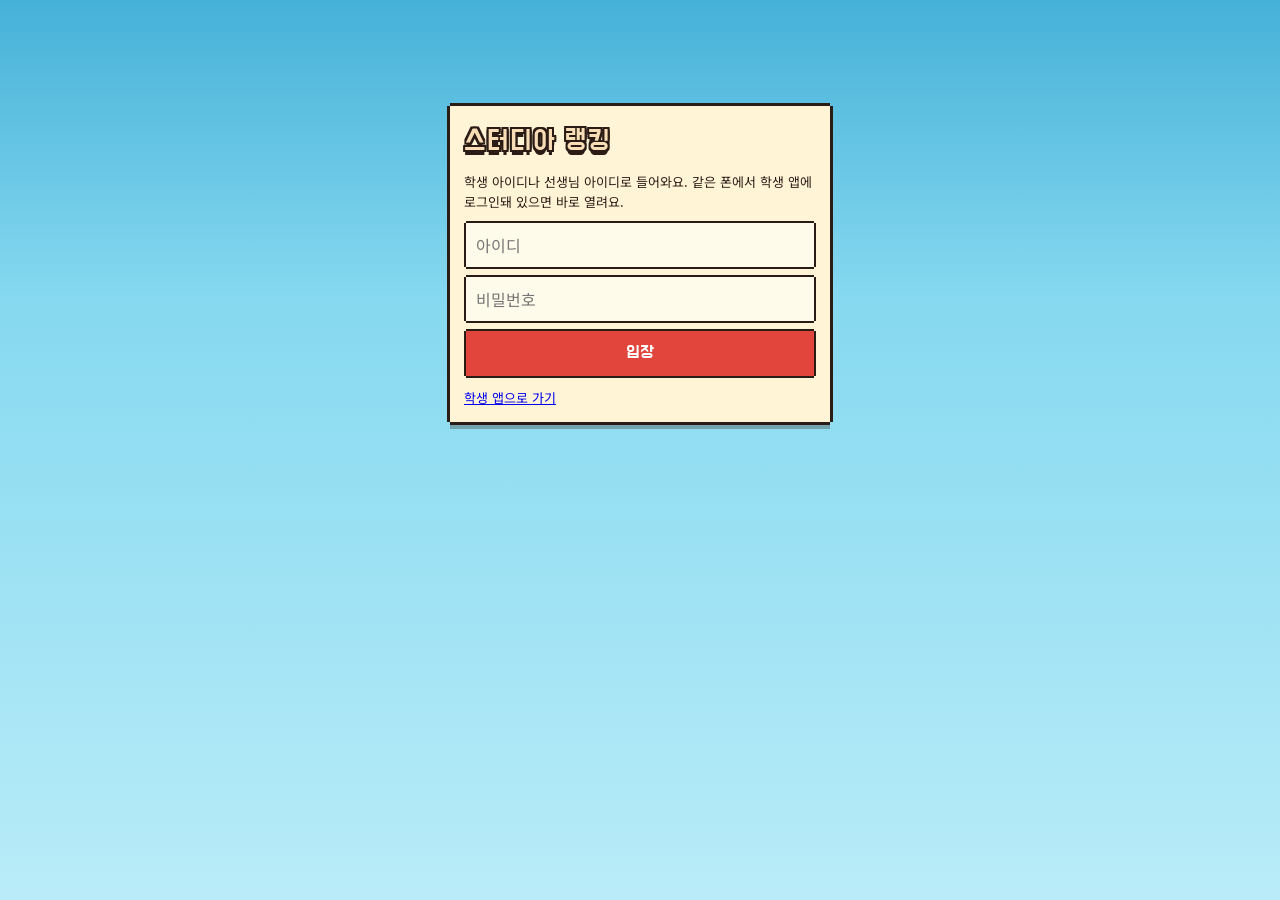
<file: rank.html>
<!doctype html>
<html lang="ko">
<head>
<meta charset="utf-8">
<meta name="viewport" content="width=device-width,initial-scale=1,viewport-fit=cover">
<meta name="robots" content="noindex">
<meta name="theme-color" content="#2E2440">
<title>스터디아 랭킹</title>
<link rel="preconnect" href="https://fonts.googleapis.com">
<link rel="stylesheet" href="https://fonts.googleapis.com/css2?family=Do+Hyeon&family=Press+Start+2P&family=Noto+Sans+KR:wght@400;500;700&display=swap">
<script src="config.js"></script>
<script src="art.js?v=2026.11.26-6"></script>
<script src="race.js?v=2026.11.27-8"></script>
<style>
:root{--sky:#46B1D8;--sky2:#86D9F0;--paper:#FFF4D6;--paper2:#FFFBEA;--ink:#2B1D16;--muted:#6E5844;--red:#E2453C;--gold:#F7C531;--night:#2E2440;--night2:#3A2A20;--blue:#5BC0EB;--purple:#8C5BD6;--green:#3E9B4B;
  --px:0 -3px 0 0 #2B1D16,0 3px 0 0 #2B1D16,-3px 0 0 0 #2B1D16,3px 0 0 0 #2B1D16,0 7px 0 0 rgba(43,29,22,.3);--px2:0 -2px 0 #2B1D16,0 2px 0 #2B1D16,-2px 0 0 #2B1D16,2px 0 0 #2B1D16;
  --f-title:'Do Hyeon',system-ui,sans-serif;--f-pixel:'Press Start 2P',ui-monospace,monospace;--f-body:'Noto Sans KR',system-ui,-apple-system,sans-serif}
*{box-sizing:border-box}
html{color-scheme:light}
body{margin:0;background:linear-gradient(#46B1D8 0,#86D9F0 300px,#B9ECF8 100%);color:var(--ink);font:15px/1.5 var(--f-body);min-height:100vh}
h1,h2,h3{font-family:var(--f-title);font-weight:400;margin:0}
p{margin:0}
button{font:inherit;color:inherit;cursor:pointer}
.wrap{max-width:980px;margin:0 auto;padding:16px max(16px,env(safe-area-inset-left,0px)) 40px;display:flex;flex-direction:column;gap:14px}
.title{font-size:34px;color:#F9DDB6;letter-spacing:1px;text-shadow:2px 0 #2B1D16,-2px 0 #2B1D16,0 2px #2B1D16,0 -2px #2B1D16,2px 2px #2B1D16,-2px -2px #2B1D16,2px -2px #2B1D16,-2px 2px #2B1D16,0 5px #2B1D16}
.top{display:flex;align-items:center;gap:10px;flex-wrap:wrap}.top .sp{flex:1}
.tag{background:var(--paper);box-shadow:var(--px2);padding:4px 8px;font-family:var(--f-pixel);font-size:9px;margin:2px}
.card{background:var(--paper);box-shadow:var(--px);margin:3px;padding:14px;display:flex;flex-direction:column;gap:10px;min-width:0}
.card.dark{background:var(--night2);color:#F6E3B4}
.tabs{display:flex;gap:4px;background:var(--night2);box-shadow:var(--px2);margin:2px;padding:4px;overflow-x:auto}
.tabs button{border:0;background:transparent;color:#C9B08A;padding:8px 12px;font-family:var(--f-title);font-size:17px;white-space:nowrap}
.tabs button[aria-pressed="true"]{background:var(--gold);color:var(--ink)}
.sub{display:flex;gap:6px;flex-wrap:wrap}
.sub button{border:0;background:#F6E3B4;box-shadow:var(--px2);margin:2px;padding:5px 11px;font-size:14px}
.sub button[aria-pressed="true"]{background:var(--ink);color:var(--gold)}
.btn{border:0;background:var(--red);color:#fff;font-family:var(--f-title);font-size:18px;padding:9px 14px;box-shadow:var(--px2);margin:2px}
.btn.ghost{background:#F6E3B4;color:var(--ink);font-family:var(--f-body);font-size:14px}
.grid{display:grid;grid-template-columns:repeat(auto-fit,minmax(280px,1fr));gap:12px}
.rank{display:flex;align-items:center;gap:10px;padding:8px 6px;border-bottom:2px dotted #C9B08A}
.rank:last-child{border-bottom:0}
.rank .no{width:30px;text-align:center;font-family:var(--f-title);font-size:22px;flex:none}
.rank.top1{background:#FFE89A}.rank.top2{background:#F1EBDD}.rank.top3{background:#F6DCC4}
.rank .who{flex:1;min-width:0}
.rank .who b{display:block;white-space:nowrap;overflow:hidden;text-overflow:ellipsis}
.num{font-variant-numeric:tabular-nums}
.pxn{font-family:var(--f-pixel);font-size:11px}
.small{font-size:13px}.tiny{font-size:12px}.muted{color:var(--muted)}
.dark .muted{color:#C9B08A}
.bar{height:10px;background:#4A2A22;box-shadow:var(--px2);margin:2px}
.bar>i{display:block;height:100%;background:var(--red)}
.bar.gold>i{background:var(--gold)}.bar.blue>i{background:var(--blue)}.bar.purple>i{background:var(--purple)}
.pill{display:inline-block;background:var(--ink);color:var(--gold);font-size:12px;padding:1px 7px;font-weight:700;white-space:nowrap}
.pill.red{background:var(--red);color:#fff}
canvas.px{image-rendering:pixelated;image-rendering:crisp-edges;display:block}
.av{flex:none;width:40px;height:40px;display:grid;place-items:center;background:rgba(255,255,255,.6);box-shadow:var(--px2)}
.kd{display:flex;gap:10px;align-items:center;padding:8px;background:var(--paper2);box-shadow:var(--px2);margin:2px}
.kd .crest{width:14px;align-self:stretch;flex:none}
.kd .members{display:flex;gap:4px;flex-wrap:wrap;margin-top:4px}
.boss{display:grid;grid-template-columns:auto 1fr;gap:10px;align-items:center;padding:10px;background:var(--paper2);box-shadow:var(--px2);margin:2px}
.boss .kills{display:flex;gap:3px;flex-wrap:wrap;margin-top:4px}
.empty{padding:20px;text-align:center;color:var(--muted)}
input{font:inherit;border:0;box-shadow:var(--px2);background:var(--paper2);padding:10px;margin:2px;width:calc(100% - 4px)}
.login{max-width:380px;margin:10vh auto 0}
.podium{display:flex;align-items:flex-end;justify-content:center;gap:8px;padding:8px 0 0}
.podium .p{display:flex;flex-direction:column;align-items:center;gap:4px;width:30%;max-width:140px;text-align:center}
.podium .blk{width:100%;background:var(--gold);box-shadow:var(--px2);font-family:var(--f-title);font-size:26px;display:grid;place-items:center}
.podium .p b{font-size:14px;max-width:100%;line-height:1.25;word-break:break-all;overflow:hidden;display:-webkit-box;-webkit-line-clamp:2;-webkit-box-orient:vertical}
.podium .av{width:auto;height:auto;min-width:56px;padding:6px 8px 4px;margin-bottom:4px;position:relative;z-index:0}
.podium .av canvas{display:block}
.podium .p .tiny{line-height:1.2}
[hidden]{display:none!important}
@media (max-width:600px){.title{font-size:28px}.wrap{padding:12px 16px 32px}}

html{-webkit-text-size-adjust:100%;text-size-adjust:100%}body{-webkit-tap-highlight-color:transparent}button,a{touch-action:manipulation}input,select,textarea{font-size:16px}
@media (hover:hover) and (pointer:fine){body{background-attachment:fixed}}
</style>
</head>
<body>
<div class="wrap" id="app"></div>
<script>
(function(){
const API=String((window.RR_CONFIG||{}).API_URL||'').trim();
const KINGDOMS = {
  dopa:{n:'도파밍 왕국',zone:'동부',c:'#E8559A',p:'즉각 보상',d:'퀘스트 완료 시 코인·아이템 드롭률 +20%'},
  nj:{n:'느좋 공화국',zone:'동부',c:'#C9925E',p:'루틴 스택',d:'연속 출석 1일당 데미지 +2% (최대 +30%)'},
  gds:{n:'감다살 왕국',zone:'동부',c:'#F07B3F',p:'떼창 시너지',d:'파티원과 같은 날 체크하면 +30%'},
  ddk:{n:'딸깍 제국',zone:'서부',c:'#3E8EDB',p:'오토 콤보',d:'45분 이하 퀘스트 연속 완료마다 +5% (최대 +25%)'},
  hc:{n:'하드캐리 연방',zone:'서부',c:'#D64545',p:'에이스 크리티컬',d:'유형 Lv2·N제·암기 인증에 치명타 ×2'},
  ft:{n:'풀템 제국',zone:'서부',c:'#8D6E4A',p:'파밍 가속',d:'장비·스킨 해금 속도 +25%'},
  gim:{n:'고인물 요새',zone:'북부',c:'#4C7A5A',p:'장인의 복습',d:'오답 퀘스트 1회마다 +5% (최대 +30%)'},
  ult:{n:'궁극기 왕국',zone:'북부',c:'#7A4FD0',p:'풀차지 버스트',d:'집중 타이머 완주 시 궁극기 게이지 +40%'},
  ukk:{n:'억까탈출 공화국',zone:'북부',c:'#2BA7A0',p:'멘탈 보호막',d:'보스 회복 1회 무효, 3일 쉬고 복귀한 날 첫 퀘스트 +50%'}
};
const SUBJ={
  m:{n:'수학',boss:'이차함수·판별식 골렘',hp:750,sk:['허근의 저주','정의역 이탈','그래프 평행이동 함정'],gear:'황금 컴퍼스 대검',title:'수식 파괴자'},
  k:{n:'국어',boss:'시적화자·역설 안개요정',hp:600,sk:['화자의 정서 숨기기','고전시가 해석 불가','역설과 반어 헷갈리기'],gear:'꿰뚫는 형광펜 지팡이',title:'독해의 신'},
  e:{n:'영어',boss:'가주어·진주어 포식자',hp:600,sk:['It~that 늪','to부정사·동명사 자리 바꾸기','목적어 잡아먹기'],gear:'원어민의 번역 망토',title:'단어 지배자'},
  s:{n:'사회',boss:'기회비용·시장균형 미로버섯',hp:360,sk:['외부효과 역전','인권·정의 딜레마','수요·공급 곡선 꼬기'],gear:'보이지 않는 손 장갑',title:'미로 탈출러'},
  c:{n:'과학',boss:'빅뱅·주기율표 슬라임',hp:390,sk:['전자껍질 붕괴','관성의 법칙 튕겨내기','산화·환원 폭탄'],gear:'무지개 플라스크 백팩',title:'매드 사이언티스트'},
  h:{n:'한국사',boss:'연표·갑오개혁 드래곤',hp:300,sk:['1894년 동학·갑오 콤보','왕조 계보 셔플','사료 연도 지우기'],gear:'타임머신 갓 & 도포',title:'시간 여행자'}
};
const PAL={k:'#2B1D16',w:'#FFFFFF',y:'#F7C531',h:'#4A2A1A',s:'#F6C9A0',p:'#EE7FAE',r:'#E2453C',m:'#B3261E',
  g:'#4B5563',G:'#9CA3AF',l:'#C9B3F5',L:'#7C4DCC',b:'#BDEBFF',D:'#6CC24A',d:'#3E8E3A',R:'#D7263D',c:'#2FB8B0',C:'#8FE3DB',
  P:'#F7A1C4',q:'#E26A9A',t:'#7A4A2B',o:'#F7A531',Y:'#FFD84A',a:'#E07A2E',A:'#F2A541',v:'#6B3FA0',W:'#D8EEF7',B:'#3B82F6',
  n:'#2D1B4E',N:'#5B3B8C',M:'#8A93A6',u:'#444C5C',e:'#3FAF5B',E:'#1F6B35',x:'#F3E3C3'};
const SPR={
 hero:["....y.y.y...","....yyyyy...","...hhhhhhh..","..hhhhhhhhh.","..hsksssksh.","..hsssssssh.","..hssspsssh.","..hhssssshh.","...pppppp...","..pppwwppp..",".sppppppppss",".s.pppppp.s.","..pppppppp..",".pppppppppp.","..kk....kk..","..kk....kk.."],
 heroM:["............","...hhhhhh...","..hhhhhhhh..","..hhhhhhhhh.","..hsksssks..","..hsssssss..","...sssmsss..","...sssssss..","...pppppp...","..pppwwppp..",".sppppppppss",".s.pppppp.s.","...pppppp...","...uu..uu...","...uu..uu...","..kkk..kkk.."],
 m:["....gggggggg....","...gGGGGGGGGg...","...gGrrGGrrGg...","...gGGGGGGGGg...","...gGGggggGGg...","....gGGGGGGg....",".gggggggggggggg.","gGGGGGyyyyGGGGGg","gGGgGGyGGyGGgGGg","gGGgGGGyyGGGgGGg","gGGgGGyGGGGGgGGg","ggg.gGyyyyGg.ggg","....gGGGGGGg....","....gGGggGGg....","...ggGGg.gGGgg..","...gggg..gggg..."],
 k:["......llll......",".....llllll.....","bb..lwkllkwl..bb","bbb.llllllll.bbb","bbbb.llmmll.bbbb",".bbbb.llll.bbbb.","..bbbLLLLLLbbb..","...bLLLLLLLLb...","....LLLLLLLL....","....LLLLLLLL....","...LLLLLLLLLL...","..LLLLLLLLLLLL..","......L..L......","......L..L......"],
 e:["....EEEEEEEE....","..EEeeeeeeeeEE..",".EeewkeeeewkeeE.",".EeekkeeeekkeeE.","EeeeeeeeeeeeeeeE","EemmmmmmmmmmmmeE","EemwmwmwmwmwmmeE","EemmmmmmmmmmmmeE","EemmwmwmwmwmwmeE","EeemmmmmmmmmmeeE",".EeeeeeeeeeeeeE.","..EeeeeeeeeeeE..","..EeE.EeeE.EeE..","..EE..EEEE..EE.."],
 s:[".....RRRRRR.....","...RRwwRRRRRR...","..RRwwwwRRwwRR..",".RRRwwRRRwwwwRR.",".RRRRRRRRRwwRRR.","RRwwRRRRRRRRRwwR","RwwwwRRRwwRRRRwR","RRRRRRRRRRRRRRRR","...xxxxxxxxxx...","...xxkxxxxkxx...","...xxxxmmxxxx...","....xxxxxxxx....","....xxxxxxxx....","...kxxxxxxxxk...","...kkkkkkkkkk..."],
 c:["......CCCC......","....CCccccCC....","...CccccccccC...","..CcwkcccwkccC..","..CckkcccckkcC..",".CccccccccccccC.",".CccccmmmmccccC.","CccccccccccccccC","CcCccccccccccCcC",".CCCCCCCCCCCCCC."],
 h:["..........dddd..",".........dDDDDd.",".........dDkDDd.",".........dDDDDDd",".........dDDddd.","...d....dDDDd...","..dd...dDDDDd...",".dDd..dDDDDDDd..",".dDDddDDDDDDDdd.","..dDDDDDDDDDDd..","...dDDDDDDDDd...","....dDDDDDDd....",".....dDd.dDd....",".....dd...dd...."],
 hidden:["....nnnnnnnn....","...nNNNNNNNNn...","..nNNyNNNNyNNn..","..nNNNNNNNNNNn..","..nNNwwNNwwNNn..","..nNNNNNNNNNNn..","..nNNNNyyNNNNn..",".nnNNNNNNNNNNnn.","nNNnNNNyyNNNnNNn","nNNnNNNyyNNNnNNn","nNNnNNNNNNNNnNNn","nnn.nNNNNNNn.nnn","....nNNnnNNn....","....nNn..nNn....","...nnNn..nNnn..."],
};
const HIDDEN_HP=36000,DAILY_CAP=45;
function sprite(rows,scale,pal){pal=pal||PAL;const w=Math.max(...rows.map(r=>r.length)),h=rows.length;const c=document.createElement('canvas');c.width=w*scale;c.height=h*scale;const g=c.getContext('2d');
  rows.forEach((r,y)=>{for(let x=0;x<r.length;x++){const ch=r[x];if(ch==='.'||ch===' ')continue;g.fillStyle=pal[ch]||'#f0f';g.fillRect(x*scale,y*scale,scale,scale)}});c.className='px';return c}
function hydrate(){app.querySelectorAll('[data-spr]').forEach(el=>{if(el.firstChild)return;let cv=null;try{cv=window.RRART&&RRART.make(el.dataset.spr,+el.dataset.sc||3,el.dataset)}catch(e){cv=null}
  if(!cv){if(!SPR[el.dataset.spr])return;const pal=el.dataset.hero?{...PAL,p:el.dataset.hero}:PAL;cv=sprite(SPR[el.dataset.spr],+el.dataset.sc||3,pal)}el.appendChild(cv)})}
/* 날짜: 앱과 같이 새벽 2시 마감 */
function dayKey(d){const t=new Date((d||new Date()).getTime()-2*3600e3);return t.getFullYear()+'-'+String(t.getMonth()+1).padStart(2,'0')+'-'+String(t.getDate()).padStart(2,'0')}
function parseDay(k){const [y,m,d]=k.split('-').map(Number);return new Date(y,m-1,d)}
function key(d){return d.getFullYear()+'-'+String(d.getMonth()+1).padStart(2,'0')+'-'+String(d.getDate()).padStart(2,'0')}
function addDays(k,n){const d=parseDay(k);d.setDate(d.getDate()+n);return key(d)}
function weekStart(k){const d=parseDay(k);return addDays(k,-((d.getDay()+6)%7))}
function keysOf(t){const k=dayKey();if(t==='today')return [k];if(t==='yesterday')return [addDays(k,-1)];
  if(t==='week'){const w=weekStart(k);return [...Array(7)].map((_,i)=>addDays(w,i))}
  const pre=k.slice(0,7);const out=[];let d=pre+'-01';while(d.slice(0,7)===pre){out.push(d);d=addDays(d,1)}return out}
const esc=t=>String(t??'').replace(/[&<>"]/g,c=>({'&':'&amp;','<':'&lt;','>':'&gt;','"':'&quot;'}[c]));
const app=document.getElementById('app');
function token(){for(const k of ['rr-auth-v2','rr-admin-v1']){try{const a=JSON.parse(localStorage.getItem(k)||'null');if(a&&a.token)return {t:a.token,k,id:a.id}}catch(e){}}return null}
let TOK=token(),D=null,ERR='',TAB='char',PER='month',lastAt=0;
try{TAB=localStorage.getItem('rr-rank-tab')||'char'}catch(e){}
async function api(action,data){const r=await fetch(API,{method:'POST',headers:{'Content-Type':'text/plain;charset=utf-8'},body:JSON.stringify(Object.assign({action,token:TOK?TOK.t:''},data||{}))});const j=await r.json();if(!j.ok){const e=new Error(j.error);e.code=j.code;throw e}return j}
async function load(){try{const j=await api('roster');D=j.students||{};ERR='';lastAt=Date.now()}catch(e){if(e.code==='auth'){try{localStorage.removeItem(TOK.k)}catch(x){}TOK=null}ERR=e.message||'인터넷 연결을 확인해 주세요'}render()}
function sum(p,keys){const d=p.daily||{};return keys.reduce((a,k)=>a+(d[k]?d[k].r||0:0),0)}
function players(){const mk=keysOf('month');return Object.keys(D||{}).map(id=>({id,...D[id]})).filter(p=>p.char&&sum(p,mk)>0)}
function av(p,sc){return `<span class="av"><span data-spr="${p.char.gender==='남'?'heroM':'hero'}" data-sc="${sc||2}" data-hero="${esc(p.char.color)}" data-job="${esc(p.char.job||'')}"></span></span>`}
function board(p){const mk=dayKey().slice(0,7);return p.board&&p.board.mk===mk?p.board:{boss:{},season:p.board?p.board.season:0}}

function render(){
  if(!TOK){app.innerHTML=`<div class="card login"><h1 class="title" style="font-size:28px">스터디아 랭킹</h1><p class="small">학생 아이디나 선생님 아이디로 들어와요. 같은 폰에서 학생 앱에 로그인돼 있으면 바로 열려요.</p>
    ${ERR?`<p class="small" style="color:var(--red)">${esc(ERR)}</p>`:''}
    <form id="lf" style="display:flex;flex-direction:column;gap:6px"><input id="lid" placeholder="아이디" autocomplete="username" autocapitalize="none"><input id="lpw" type="password" placeholder="비밀번호" autocomplete="current-password"><button class="btn" id="lgo">입장</button></form>
    <a class="small" href="./">학생 앱으로 가기</a></div>`;
    app.querySelector('#lf').onsubmit=async e=>{e.preventDefault();const b=app.querySelector('#lgo');b.disabled=true;
      try{const j=await (await fetch(API,{method:'POST',headers:{'Content-Type':'text/plain;charset=utf-8'},body:JSON.stringify({action:'login',id:app.querySelector('#lid').value.trim().toLowerCase(),pw:app.querySelector('#lpw').value})})).json();
        if(!j.ok)throw new Error(j.error);const k=j.role==='admin'?'rr-admin-v1':'rr-auth-v2';localStorage.setItem(k,JSON.stringify({token:j.token,id:j.id,name:j.name}));TOK={t:j.token,k,id:j.id};ERR='';load()}
      catch(x){ERR=x.message;b.disabled=false;render()}};return}
  if(!D){app.innerHTML=`<div class="card"><h2>랭킹을 불러오는 중...</h2>${ERR?`<p class="small" style="color:var(--red)">${esc(ERR)}</p>`:''}</div>`;return}
  const P=players();const today=dayKey();const mo=Number(today.slice(5,7));
  let h=`<div class="top"><h1 class="title">스터디아 랭킹</h1><span class="sp"></span><span class="tag">${mo}월 시즌</span><span class="tag">${P.length}명 참여</span><a class="btn ghost" href="./">내 앱</a></div>
  <a class="card" href="support/#new" style="display:block;text-decoration:none;color:inherit;padding:10px 14px"><b>NEW</b> <span class="small">보너스 체크: 숙제검사(마스터 체크, 1번 3점 + 가호 7일) · 스트릭 방패는 마스터 허가제 · 올클리어는 6과목만 · 출석 체크 1일차~7일차: 공부 1개 끝내면 왕관 도장 쾅 + 게이지 +20%, 5일차에 알 +5점 · 레이스 지도: 점수만큼 스터디아 성으로 달려가요(1~3위 메달, 나는 노란 이름표) · 가디언 코어(알) 4종 · 파트너 같이 공격 · CRITICAL!/MEGA HIT! · 보스 대사 · 내 공부 시간. 크리티컬·코어 버프·출석 보상은 랭킹 점수에 안 들어가요. 자세히 →</span></a>
  <div class="tabs">${[['char','캐릭터 랭킹'],['kingdom','왕국 대항전'],['boss','보스 현황'],['hidden','히든보스']].map(([k,l])=>`<button data-t="${k}" aria-pressed="${TAB===k}">${l}</button>`).join('')}</div>`;
  if(!P.length)h+=`<div class="card empty">아직 이번 달에 공부를 체크한 모험가가 없어요. 첫 퀘스트를 완료하면 여기에 나타나요.</div>`;
  else if(TAB==='char'){
    const keys=keysOf(PER);const list=P.map(p=>({p,v:sum(p,keys)})).sort((a,b)=>b.v-a.v);
    const raceGoal=window.RRRACE?RRRACE.goalFor(PER,list.map(x=>({score:x.v}))):0;
    const top=list.slice(0,3);const order=[1,0,2].filter(i=>top[i]);
    h+=`<div class="card"><div class="sub">${[['today','오늘'],['yesterday','어제'],['week','이번 주'],['month','이번 달']].map(([k,l])=>`<button data-p="${k}" aria-pressed="${PER===k}">${l}</button>`).join('')}</div>
      <div id="race-main"></div>
      <div class="rr-race-cap"><span>${{today:'오늘 레이스',yesterday:'어제 레이스',week:'월~일 · 이번 주 레이스',month:'1일~말일 · 이번 달 레이스'}[PER]} · 점수만큼 성으로 나아가요</span><span>스터디아 성까지 <b>${raceGoal}</b>점</span></div>
      <div class="podium">${order.map(i=>{const x=top[i];const hgt=[96,70,54][i];return `<div class="p">${av(x.p,3)}<b>${esc(x.p.char.name)}</b><span class="tiny" style="color:${KINGDOMS[x.p.char.kingdom]?KINGDOMS[x.p.char.kingdom].c:'#888'}">${KINGDOMS[x.p.char.kingdom]?KINGDOMS[x.p.char.kingdom].n:''}</span><div class="blk" style="height:${hgt}px">${i+1}</div><span class="pxn">${x.v}점</span></div>`}).join('')}</div>
      <div>${list.map((x,i)=>{const K=KINGDOMS[x.p.char.kingdom]||{n:'',c:'#888'};return `<div class="rank ${i<3?'top'+(i+1):''}"><span class="no">${i+1}</span>${av(x.p)}<div class="who"><b>${esc(x.p.char.name)}</b><span class="tiny" style="color:${K.c}">● ${K.n}</span>${x.p.char.job?` <span class="tiny muted">${esc(x.p.char.job)}</span>`:''}</div><span class="pxn num">${x.v}</span></div>`}).join('')}</div>
      <p class="tiny muted">하루 랭킹 점수는 ${DAILY_CAP}점까지. 레이스 지도의 성은 하루 ${DAILY_CAP}점·주 100점·월 300점이고, 선두가 넘으면 선두 점수가 성이 돼요. 캐릭터를 누르면 이름과 점수가 보여요. 이번 달에 한 번이라도 공부를 체크한 모든 왕국의 모험가가 함께 겨뤄요. 1분마다 새로 고침.</p></div>`;
    if(PER==='month')h+=`<div class="card"><h3>월~일 · 이번 주 단거리</h3><div id="race-week" style="max-width:460px;width:100%"></div><p class="tiny muted">이번 주 점수로 달려요. 성은 100점(선두가 넘으면 선두 점수).</p></div>`;
  }
  else if(TAB==='kingdom'){
    const keys=keysOf('month');
    const rows=Object.keys(KINGDOMS).map(k=>{const mem=P.filter(p=>p.char.kingdom===k);const tot=mem.reduce((a,p)=>a+sum(p,keys),0);return {k,mem,tot,avg:mem.length?tot/mem.length:-1}}).sort((a,b)=>b.avg-a.avg||b.mem.length-a.mem.length);
    const max=Math.max(1,...rows.map(r=>r.avg));
    h+=`<div class="card"><h2>이달의 왕국 대항전</h2><p class="small muted">총합이 아니라 <b>1인당 평균 점수</b>로 겨뤄요. 1위 왕국은 다음 달 1주일간 '대륙의 패권' 칭호.</p>
      ${['동부','서부','북부'].map(z=>`<h3 style="margin-top:4px">${z} 권역</h3>${rows.filter(r=>KINGDOMS[r.k].zone===z).map(r=>{const K=KINGDOMS[r.k];const rk=r.mem.length?rows.filter(x=>x.mem.length).indexOf(r)+1:0;
        return `<div class="kd"><span class="crest" style="background:${K.c}"></span><div style="flex:1;min-width:0"><div style="display:flex;gap:8px;align-items:baseline;flex-wrap:wrap"><b style="font-size:16px">${K.n}</b><span class="tiny muted">[${K.p}]</span>${rk?`<span class="pill ${rk===1?'red':''}">${rk}위</span>`:'<span class="tiny muted">참여자 없음</span>'}</div>
          <div class="bar gold"><i style="width:${r.mem.length?Math.round(r.avg/max*100):0}%"></i></div>
          <div class="tiny">${r.mem.length}명 · 총 ${r.tot}점 · 1인당 <b>${r.mem.length?r.avg.toFixed(1):'-'}</b>점</div>
          <div class="members">${r.mem.map(p=>`<span class="tiny" style="background:#fff;padding:1px 6px;box-shadow:var(--px2);margin:2px">${esc(p.char.name)}</span>`).join('')}</div></div></div>`}).join('')}`).join('')}</div>`;
  }
  else if(TAB==='boss'){
    h+=`<div class="card"><h2>${mo}월 과목 보스 현황</h2><p class="small muted">보스는 모험가마다 한 마리씩 따로 있어요. 모두가 넣은 데미지와, 이달에 처치한 모험가를 보여 줘요.</p>
      ${Object.keys(SUBJ).map(s=>{const B=SUBJ[s];const dm=P.map(p=>({p,d:board(p).boss[s]||0}));const total=dm.reduce((a,x)=>a+x.d,0);const killers=dm.filter(x=>x.d>=B.hp);const best=dm.sort((a,b)=>b.d-a.d)[0];
        return `<div class="boss"><span data-spr="${s}" data-sc="4"></span><div style="min-width:0"><div style="display:flex;gap:6px;align-items:baseline;flex-wrap:wrap"><b style="font-size:16px">${B.boss}</b><span class="tiny muted">${B.n} · HP ${B.hp.toLocaleString()}</span></div>
          <div class="bar"><i style="width:${Math.min(100,Math.round(killers.length/P.length*100))}%"></i></div>
          <div class="tiny">처치 <b>${killers.length}</b>/${P.length}명 · 모두의 데미지 ${total.toLocaleString()}${best&&best.d?` · 최다 딜러 <b>${esc(best.p.char.name)}</b> ${best.d.toLocaleString()}`:''}</div>
          <div class="kills">${killers.map(x=>`<span class="pill">${esc(x.p.char.name)}</span>`).join('')}</div></div></div>`}).join('')}</div>
    <div class="card"><h3>모험가별 처치 현황</h3><div style="overflow-x:auto"><table style="border-collapse:collapse;width:100%;font-size:13px"><thead><tr><th style="text-align:left;padding:6px">모험가</th>${Object.keys(SUBJ).map(s=>`<th style="padding:6px">${SUBJ[s].n}</th>`).join('')}<th style="padding:6px">처치</th></tr></thead><tbody>
      ${P.map(p=>({p,b:board(p)})).map(x=>({...x,n:Object.keys(SUBJ).filter(s=>(x.b.boss[s]||0)>=SUBJ[s].hp).length})).sort((a,b)=>b.n-a.n).map(x=>`<tr style="border-top:2px dotted #C9B08A"><td style="padding:6px;white-space:nowrap"><b>${esc(x.p.char.name)}</b></td>${Object.keys(SUBJ).map(s=>{const pct=Math.min(100,Math.round((x.b.boss[s]||0)/SUBJ[s].hp*100));return `<td style="padding:6px;text-align:center">${pct>=100?'<span class="pill red">처치</span>':`<span class="tiny num">${pct}%</span>`}</td>`}).join('')}<td style="padding:6px;text-align:center" class="pxn">${x.n}/6</td></tr>`).join('')}
    </tbody></table></div><p class="tiny muted">% = 이달 그 과목 보스에 넣은 데미지. 매달 1일에 새 보스가 나와요.</p></div>`;
  }
  else if(TAB==='hidden'){
    const list=P.map(p=>({p,d:board(p).season||0})).sort((a,b)=>b.d-a.d);const total=list.reduce((a,x)=>a+x.d,0);
    h+=`<div class="card dark"><div style="display:flex;gap:12px;align-items:center"><span data-spr="hidden" data-sc="5"></span><div><h2>꿈의 문 수문장</h2><p class="small muted">3월부터 1년 동안 모든 데미지가 쌓이는 히든보스. 한 사람당 HP ${HIDDEN_HP.toLocaleString()}.</p><p class="small">모두가 넣은 데미지 <b class="pxn">${total.toLocaleString()}</b></p></div></div></div>
    <div class="card">${list.map((x,i)=>`<div class="rank"><span class="no">${i+1}</span>${av(x.p)}<div class="who"><b>${esc(x.p.char.name)}</b><div class="bar purple"><i style="width:${Math.min(100,Math.round(x.d/HIDDEN_HP*100))}%"></i></div></div><span class="tiny num">${Math.min(100,Math.round(x.d/HIDDEN_HP*100))}%</span></div>`).join('')}
      <p class="tiny muted">수문장을 쓰러뜨리면 꿈의 문이 열리고, 50자 꿈이 새겨진 엔딩 카드를 받아요.</p></div>`;
  }
  h+=`<p class="tiny muted" style="text-align:center" id="upd"></p>`;
  app.innerHTML=h;hydrate();
  if(TAB==='char'&&P.length&&window.RRRACE){const me=TOK&&TOK.id;
    const mk=per=>{const keys=keysOf(per);return P.map(p=>({id:p.id,name:p.char.name,color:p.char.color,gender:p.char.gender,job:p.char.job,kingdom:KINGDOMS[p.char.kingdom]?KINGDOMS[p.char.kingdom].n:'',score:sum(p,keys),me:p.id===me})).sort((a,b)=>b.score-a.score).map((x,i)=>({...x,rank:i+1}))};
    const a=mk(PER);RRRACE.mount(document.getElementById('race-main'),{players:a,goal:RRRACE.goalFor(PER,a),label:'레이스 지도'});
    const wk=document.getElementById('race-week');if(wk){const b=mk('week');RRRACE.mount(wk,{players:b,goal:RRRACE.goalFor('week',b),compact:true,label:'이번 주 단거리'})}}
  app.querySelectorAll('[data-t]').forEach(b=>b.onclick=()=>{TAB=b.dataset.t;try{localStorage.setItem('rr-rank-tab',TAB)}catch(e){}render()});
  app.querySelectorAll('[data-p]').forEach(b=>b.onclick=()=>{PER=b.dataset.p;render()});
  tick();
}
function tick(){const u=document.getElementById('upd');if(u&&lastAt){const m=Math.round((Date.now()-lastAt)/60000);u.textContent=(m<1?'방금':m+'분 전')+' 기준'}}
setInterval(()=>{if(TOK&&!document.hidden)load()},60000);setInterval(tick,20000);
document.addEventListener('visibilitychange',()=>{if(!document.hidden&&TOK&&Date.now()-lastAt>30000)load()});
render();if(TOK)load();
})();
</script>
</body>
</html>
</file>
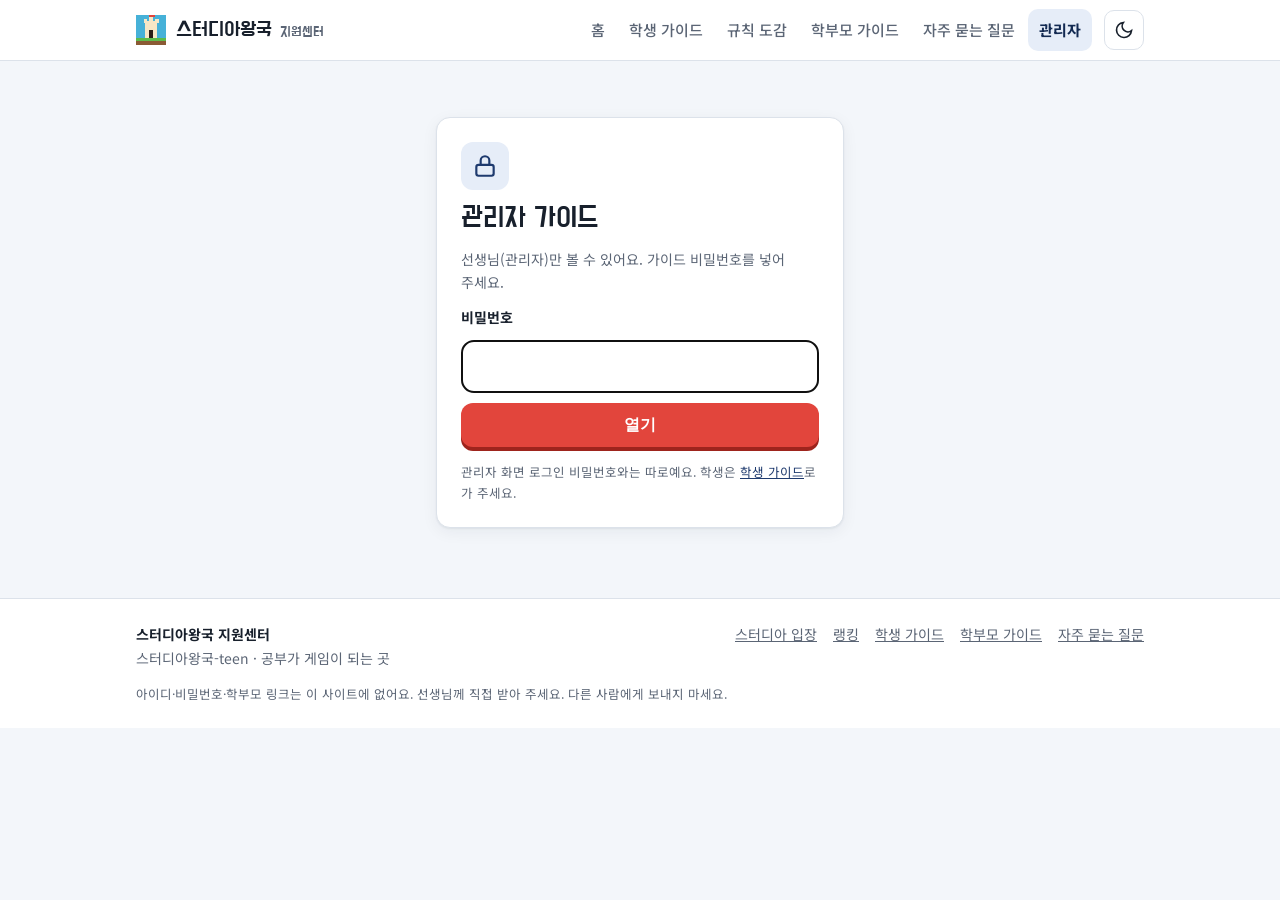
<file: support/admin.html>
<!doctype html>
<html lang="ko">
<head>
<meta charset="utf-8">
<meta name="viewport" content="width=device-width,initial-scale=1">
<meta name="robots" content="noindex">
<title>관리자 가이드 · 스터디아왕국 지원센터</title>
<meta name="description" content="스터디아왕국-teen 관리자(선생님) 운영 가이드: 계정, 인증 승인, 오류 확인, 업데이트.">
<meta name="theme-color" content="#1E3A6E">
<link rel="preconnect" href="https://fonts.googleapis.com">
<link rel="preconnect" href="https://fonts.gstatic.com" crossorigin>
<link href="https://fonts.googleapis.com/css2?family=Do+Hyeon&family=Noto+Sans+KR:wght@400;500;700&display=swap" rel="stylesheet">
<link rel="stylesheet" href="style.css">
<style>
.arch{display:grid;grid-template-columns:repeat(3,minmax(0,1fr));gap:10px;align-items:stretch}
@media (max-width:640px){.arch{grid-template-columns:minmax(0,1fr)}}
.arch .card{text-align:center}
.arch .card b{font-family:var(--f-title);font-weight:400;font-size:20px;display:block}
.check li{list-style:none;position:relative;padding-left:26px}
.check li::before{content:"";position:absolute;left:0;top:.45em;width:14px;height:14px;border:2px solid var(--brand);border-radius:3px}
.check{padding-left:0}
</style>
</head>
<body data-page="admin">


<div id="lock" class="wrap" style="max-width:440px;padding:56px 16px 40px">
  <div class="card" style="padding:24px">
    <span class="ic a" style="width:48px;height:48px;border-radius:12px;display:grid;place-items:center;margin-bottom:10px"><svg viewBox="0 0 24 24" width="26" height="26" fill="none" stroke="currentColor" stroke-width="2" aria-hidden="true"><rect x="4" y="11" width="16" height="10" rx="2"/><path d="M8 11V7a4 4 0 0 1 8 0v4"/></svg></span>
    <h1 style="font-size:28px">관리자 가이드</h1>
    <p class="small muted">선생님(관리자)만 볼 수 있어요. 가이드 비밀번호를 넣어 주세요.</p>
    <form id="lf" style="display:flex;flex-direction:column;gap:10px">
      <label for="pw" class="small" style="font-weight:700">비밀번호</label>
      <input type="password" id="pw" autocomplete="current-password" style="font:inherit;padding:12px 14px;border:1px solid var(--line);border-radius:12px;background:var(--surface);color:var(--ink)">
      <p id="err" class="small" style="color:var(--red);margin:0" hidden></p>
      <button class="btn primary" id="go" type="submit" style="justify-content:center">열기</button>
    </form>
    <p class="tiny muted" style="margin-top:14px">관리자 화면 로그인 비밀번호와는 따로예요. 학생은 <a href="student.html">학생 가이드</a>로 가 주세요.</p>
  </div>
</div>
<div id="content" hidden></div>
<script id="enc" type="application/json">{"s":"ilQXiHQgqAcse8QMlmkbHQ==","i":"XWZ1auq88D8ne4do","c":"ag+XuspdHiObxtpd5KBQvg1ykw+iakXRfzSM1EmhQbg+/WlVT6SZ5B2I4bz4RRSd69jm7ovrZa2xF4nFKuRjtZowJ4sEGHe3ht+NRtmhgbBCEapnWTIFo1BEBhX/02qEp6txoCagncww8syiGfLFoKW+X5JGxnGR3WRlk1g/hAZtFyayx65tS72YYqEe27lMWzFaV4lsN5vjWT4Oti22jpZk/tt8LQbKvjfEy0hBCWLgYC+ckcfgQOnUxshfX61i1joKj1YSZkYfNhiMU7e+fgJFenQ5Fo/RiNIn4b0WD57rdgXl1tGXGIjEttmM5izyvMoPPKbai01QBEb+ZRMna3ckaXWaiyHYAMulDPIaNeSbHVixAFNP9tMIEJ3N8rNUoU81rFGqpQi3/tk7TBoWVl5UaKY8pYv6MNTiY4/XGimTpfWbAIzVs55/8BLzn6OwhKe39yhyU2AcrFIW8F1kN67xEUqmlwqo2aqNJ5c5I6YpcVyXu7BnqGYrmNe2QmQl6P1Tdb9PNGrm8nioGH7G99XzwRJ6gD8BxzES8/smcgCIySmKRJZznGp7KqschqlHoK4qGc4O52yiFLafqTmR0FlhC3+RPha0PkBCym+SMuQzslrpu06tZNa7skrqS4m018hhvs/lI/fFgEOMN8VjcfWhPAwqleDElJpoZn1IqGmlr/c7GlauWouRUPzBpyKI0aDwceEPeKiz1Mwg1eUl4xWHgStwgZNJmcCPmZWx7RAPjIkOEtYhryNto8tBxG7M2yYi+TNJ/orF2bWCCIl+hd22Drw22Odo5tHfoknx0z4Pd9zKCEOm5YDkJr/CPmlNH1n2f+NwscM7obA4z7yZmrFnPTvXOny6FWLYPpzZiZzuYXUyA1lDat5uwUaaLgbl2NosAjOJ0wP11bpWEAFAd7qwUH1gQzXDX63U2vmu8eo9OIGBI7JuCDhYJ9A1AO6KV18ozCDyA73ixIT65h4pjKLA0Ps8JzoK695XI1/Hl35JVFp8lnopXr/NYXq/z1lidwID2a+IekbdkQnAfNDX22y3yaJBLY2MRv2rPayv2St1zJBPk71v+US1AXr0quyvx/Sojp82vPQwmvgAGBkDOJ/RScM8e/f6eQ787mEEoprme7bk7gD7U+GTYoU07XkRgnURwjJNS/[base64]/sbiQxPID680XCPf2D8tZsKMLKLRnHfP5Fn/KYIlMDl9f3QXtYUZJz5zuQNut6OvpnvjrbgGK0IlmXtnrhfbzr6wESR6YOEimQBpiyOsZpqyBsAxHMyYUouj+Cwe8DJKRw52frFXRMddkTVn29DqFjESHzTxRiFBzYJtvyT2wWVR5Er9fil3eAsw2ja/JLXshkLqMe3JdcRZQsZK5/LhLvTbu6ahRMoUWGbDvh0FNvQPb99cZg55HCYa+zrXLl3QDWN+yyifNOLnpOgHk2TLIsZUhgUMFBvnAvpIyuN076VzUgrTeSo/VQyPx1D1Og5qo/pPHC4RAvUSQ82764YjpAJu+hu3xDJzr7zz7suwiUvJOeq4TrBfu5JExlwKCD5TYiiSZz20KTs7VhnYqvquKF3HgDywwuuWMxhHayAwCZ+4HDgIm0AIzKNjS3bSCAgx/viuwDK9/5gW3lSqfCkJOmiWko5hk/eBH19W1ccrzMVxj9UpM/jPXrV4GJ+XaedFZgGtJBt/LD0aqgX4YoGxBR3skGW3aRAqN9C6X9J3oeTwtHeMYaM57EguZ09+YAeeZXmebCeatuwFI0lqqQCpHh3eCLm4xpSi7jI7HPsIkNDN+Y4OsQyBvlwnHa5dGnvVwDtV4NaP80457vL3xPrUpRbbpo5pMoRVvnyKBjiwCeuZMJf8EXXqGOCv/jL7m5ENRCr5fBpMaugJewBoMdXB1aze8CGjmpbZr1I9c/H+9sV0Aq2LGSpcJtSID+TlSIALkPMmf+O9lLbYFYYThs5NhRdfWhfgHUSBGu58wKZLBNJDyBca0vjaL6lTT4pbW3ZAapKCaCsZ++/XJ+wZfdHBcZZS7HHnuqn8k0/hxqyNTiqMxRGRFuic0wovfeqfyY4Brw3uC4uXYMeT/bc39BVoxQvR+sX4OU3DtRLNE/XBfeK1E/UbOSUrhd7H4nB2db6Z3BjtSTaOdso1GUrssXjQDCyYRYjkCbtv9AynPhfzw/GX7qah0whSun2wrz+ULI3yfMWAfQHIxy/mb5DFGq/AsEaO9lYDoXTm+YJdi4/lVIHuwyTLlZzSF8BDC+1n2G8jgkG8bjNl7etyPtXfK5z5eOVIWOOY4e7Hrw7sbguQfOZAGzqvPs8pVmEoqPzg/osEb+KshWivHcZXwClDA9EtG2VjjduxOeAJvI0O7ezRCSVwBAXZTTGXHVgjbeffjiG7gW/Y2rRaubqlZpyqhaywaexyN6mKYNcTvKSK//TmJWjXqFntBuE33j0c0ncFDBKkIr0Fq/UzKeVTtzea6hdEvNk/r3sj0Vpp3AzpW++celqvQ3iVoY2d+rz2Zz00uYpKw56sdWDVXA2Do4cWEyuJ1fojB/tr4qVZolikfEYyg3s2//YwFuo4vbJipnqBIXtkbFCxiBl1ymeGsAaIeUnLSqPuUzmOLgGyEKKOK8+V90R3mNj+sGXi+/9Te7ayePENKMuksKnQfuKniOViZlqtnS5TgdmQa+QnHrqNhj3kGGI5nbMp42PG+hK8e/8ZO5CiGEyz3EvnsTA9jcDRCFgJWSGpF/V9yaKVmtamcj3VGhzxe+MZNksyq5fl555mLCtWb9UsC4VXB3p+StnbyO53bpHA8//oVX5Z6JYbdggteD35XP5HXbB4GdK5FDZn+z7JOzdfDxCiuNsSMjCFvcWtdObWumhWJoNKXeVZZEVycTMYv8sR5eg3PDfMcBIn618ddl5tDach83VKS3tnt4/NIhZNltGZjdGS6sPVMDOWbzlI/Nb/boR+pC/z6rrKuzhXxrWbwwOx/By1WTkCS84a6Qh3xK3dAYFEwd/6wUbVeZWgBMqCnlV2PhAKj1KXmOwC9SSGALNec6TPLvxdyuTrI4Y5rV/9xF/Fa464LmY97NdgHNY+svQ7xWSs7n3LQsBXW2bhyg137ZQ6dOQBsn57fQyuOpHlVfDUMcqKSMgkIaJdPx9FmJu7+Qb324zos8hzIWlAC4Cmz36g8ZjI0ysuZ3zvTwS/f8nOyRnNL9GnR6xYUXoFWPajy36DRLGtBHQpwXS60mC7KunBmG1R1yAwm+4UR1K2ov/d717aE1U4O2pVaxOUIDbEKhBspyT+J1AYjbhJt9h3eP3ENQSjc1XeLPxilpn3D2WArXjS/CnonREfgYrJ54AH9j7qLzZ9CQiObarZjcOXIKbvMu4UbcjrrOtWO3cRnRsC+Ol9/b4jozWuqhRX9VHXNCYNNA9bxrVINhU5nXxOQad3cKtStBXG6QS8yq1m1I1Pu4DjQ4590qKDKKUVo7DakWaCFC/GOsX29TGa6kR55wWykQSsbeNJgscoWzKj5ktVWRw3IMhJW8uvZQCHDMmxNetzb+bt2SeEPLVRh6PnqS7LPOzRrwg7fNVBdRZqLnXRUXRx0O6NUE0z2pAJxPBUSFCHCoSP1/IGwunKFiocIJXB1lG7ObEjsVxYjbrL/ZKwQCQ74M918l6p4umhtZdL92YKokOcphhyDdLuGkKkbBVZfEeN6yRg5HO6gMGwUez1EaZi3zQ3hJJ+6m0tmCRTI7aVfeLTWmTG8NmcP2Nub2cGex0I/Glm/6Zm2PEL1CfKPEGzmG9QHXo7LhWabHs6rvQniXo0mnu13QaNZh93DETbPSxSMPlpuOtFJFFd9lV5sNFcGQYsGX3OHFgJoln8PDh24OEN1Q+KCu+fQWLRx8UOtaC/[base64]/[base64]/ZtawQyoMGtdXkBl4J8RtMtdD3H4aw13uztlU5mT0np10qPFMnZ9aOemlKdWtQhPxD4rdDUqjut2Fg2hdP4Ji/LGWEZnQjAsPe6ZNHcNMUidd8DLf69aSMh0NV7gE7/ZETF1rSWVvZJ6ggpKtwbs3iNtNxId3CXe2hvF4n7rMGlPBPDJ/ZrySbHUjf0FRz9hx1SA3RZDdz5+2bWuDLxB3fb9XqgVnmTmumvGjWe8KIBl/Vx4MzMJZN173SbgbAwFbp0gbrZDAn5+rWT0emTwMZFNDIEtUIuDcEVErItnkrQzDbcfNYrmQS4233ePozj35JsBjsMqwCVpPjr99aCIMMdshIUNbkaLBvDG+sC1nkLhS/ZRmtpm+ZEIFCXylVcDkGcr3AxuJldwrqewc4YWR+zRa/ch1t5D/ebBgsxOKaLfjdIutixId3OXA2Dsk7N/HdBMktXIAIOOkUhoPnbyJa9wW7BFZ0XHKyAjd+8ytw/u8kAqQA3SxGq6331SwQLonmDFzE0O88zJw9L6VhrMn8bKNnbg0AbNQyvb/4rN8mSV8Yjb3D5nGz7uJwFn8sqKfsA5Wxc3u5L7xPsSmHgGOXYb7bR8jT//PPs9Lbj8VA72eI813czSJ/eO+WBZkPFbgnaHKd8Zjc3XQ7IuzNvlDXK4ouINC+eZ9prBBiUSdxRPRpb3+CEAjTMyea/OSkayNrfh1BPZmNibwWgYE6DmmuD0HF4OlvhSipZYt9PN/vxtZNbEwacSRsAMQcF6jTar96UarzcaiRiUEV2oFgzgxmAJRT2XYTk5DndS9eVobaHu99jaGUwXIq5akOaTHWqvfvaaTgTmLcfT+1RcsZ0BYk4UOfOpFNpMxJBc/XTU49kh3Q54b+PL+iYKJVBzkarYCKSrHlaKT+xJlt1MF9VTA3RlVP3JcWra/etrQ1HTxJMUEeHpsF/[base64]/L1vWXEzFPUpFUn17ZDPgwONaf379MJkfDvX6Dz7tQEzVVGAybkPFQxSq+MqSJZrGqza3KQxmcUl1R0BSJhBCl13N7nFJ87cuQ2ALqXB00wbjtjLyGJ55Xr6QRyTRSHeA/[base64]/oHXl3JR9Hve/UUIyjMIh/[base64]/+p9Okz6lr6K4kai+IQLHzBJnQvOLPB5r+FgXcGVN4uOfvLhbQ2DGH94Mo1yVyHv0UJ1ulJoOhreV8tPAIMwobGSsXd8fCDD6UtCMoYQR5yU44z4Fy7fm7urEnA1dH0qwAU0lxOw0Jz/[base64]/3gRHMDk5IXCKt6X4TTyPys1GHBZF5R0w3FypErVU+Z6xZTaIKKOxtGIJNhDim/94qSxsotq+AGHl9LRy5j8eo7z9IX6AW2nkkCRO6RCYnKhBmxCuJ90VvTAp6R4ATrZBAL4RpsVjVbzdk+83NPRfv7n7CIkGCLfoWtwnG/hhJwJmKBoa470fNr1EUp6/[base64]/MXvFEzyk5tMCOdjMJ3/aEb2oeVLJd4UblG4mjVbQ6CZ4200p/4vKpoGGlf4d+2QUUx62oeQ3zwdlvOBK++h3PrSRQxanxfg7FI0I7dnaN4aNZ8BeD+8yIMQN1cKodOA973hrbgTVzxsoi8HjhufysN3chEZKZK3aQoGfmlvxm4IG+WMNQ0RPkQeMUnYNBKLGI5gsd18FKsCJYxo9m1IzUIAF4iN2/Gxcj6I8Mc3CN+vJNBEauC/SgBOln7/nmlFBMYWBRkNKjIMzJmMzCS8di2Xz/Xt56XsC5ecGuHykIiXCnbgT4m5+JsQ2EfyTcZXEevG1S12w4TjpCykFuuq1HLD+QYZi3KQFSg7yZIMB5DdDvEnxHmgtvUONPEodSgPyqnfUc5D/rYFcCiEPERvT7Oor6qUoHaENpwh3DWffDYRk/UDx3NtrVF7ueCUsRrnknP+2ZuRy/KjjII1UJ8QkMXfdhuaLnQiM0YeaXfd94/xG1I/YbbF57j0XgSecwfuuw+uIB9WX9IBAVFCzo+8ykfGtmj+OnQViy6N1dfUNc2D46m0mezEkyCTMmNUVv54v7E5ch+sRscSDWo2RjskGNRQ0l+EB9xd651S6n9/875T6erx5CenG6/e4vHOnZU/qd9GR1yYp1caxlCk4xoR5fJbfvrBs6dvTXsQ+4g+BTAUIwV73xG7fF7XDGDyqU768m3wLm0MbfqR3B+v1+9QD2zkWFSXJPq8K7+n0oGvfu1OEBhwByOY/WVahF/[base64]/pkaXKbjQGoPqRmY5NceJvGHoNQjz3/jtzSgdQqQwCW82nEKtyGdvCDD7esTIZQQrhq3RphqiJqK05n3tJmYo4B/aK9f8G3uAgOjU88Hc5en1jNOr1jFVdCMPZ0/HvV4Ny22h/tAedWUxUayGIf9XjLDzzqYTFLq4z9b/jqnpnfZ2q3YpA0W5ZBnFAbuTsxkK3WM3Zwu9SQvpLDeMee4Ge58KQtLruNBj065FEYD4gkUMjV/8+4AhyiFPriQJDFjvLdtWwwaFFO8G05yrkBvmcpIsbXCSqDESFvsdMXxqOzNnkkfeS7/QgBjfLnLGq7tIo3VTZGijQ909jGMMDIF7gMRz2NxSqrMfIxv+Adjhy8ceLqvaBmgDjeqcIGO6+vxjd4Q3o/jYjs0DiT5p7OrRHkirqt1H5aQUoG0bkOMAh9KLCNM9Vfb5wfRf9lQvY1icx7H2XudrIg0h8xbcz2NzdwQdZKbSwuGXJ52V5wk/wZeArOq7Ng4gkCBfQUkatn9mqgm7nCzXnvVD74EpdJedbnmRHh67cBNW3nzbKu/N2XzGKCzDQbAUP7tCBju5kaZMOoaer9t7nnCmp1zRsgfL/t0v1aaMTwo6dZbv7gCV9e90a0cIG/[base64]/+4CsKSDdFE6XQHY4dmFRNz4+U9Xd+S6YSMw47ISMFfe22Wkjb2zACJSJ4bLzOcVFsY815yNmJJL2qBriWCMRBZQd1depyvraCU9MCxY7hxp4J18pYEPIOpts7aNSO1663mlhDEatAq7o4RNQATrhwZxjVEdUEqJFofrDh/HcqhHV/16gwqrpOf5WSf1j2HhilRXqmNi48eN/tAU+OkUfXOE1IJfffiUkEmnUNR3i3qWC+YXN0WvPLitV+StAEHC/yxgSQBg0hHqTVf4CLvL2+ThtpcXvoi5kvbErdXoWd6OHcBfPa5JIV/Jq/3IVN5F3kmhzVTxu1CUDduuXpjJKR0+KrbkJbSPzspxGCrXGUYnGyM6KeuUpsU0zSMKX09SchQNsevmny+ITtoG4dMQ3R9JzeLZrdkdxD5eEzQYqD0IXQ1HbcTFu6c+dkLt1niRQ9oky+b8YksQY8F4VcshzbLbcD8FcWEzZRvRHYDXoIs1lxhMWy30HppvR9r+5IvS/rX4Tc56E26/vUH9nZKwrCbu/w+jYxfAljmcO+0xCUQBJP00qH7lC/eCiLdFotxzMJS/3w+HmcFl6qjkH94kxkd3z8bdK5jn7Aws8XnILH/Zx+3RULVWcyjU2VBv+5WQRoFbUY1aO4hu0tAQm/YYybiKDWsqZUKEs2fcY4G82Cn6vIz++BC5MsRxjUIa5LRj9iE6iioUXvgq0SJms5OUv4nZaV9in82qKsMJ27vJLo+eTYfJ4RIAOCSOjjtP1DFSh71W5Aq1/2A8u/TUAFmYu408OM6pRhC9c7R9116mQtcJVQot9MaOAdCU/LCcMUae7YxUFexwqJmOlk6ORqjnVZ98K12D+OqwSk4ynFmFmb0xuct54cNb4XhhwaMBXpkDxKaTX6kUd0r6rNs3sG+/CszZxcO8gRtdcGlI/JIkrwDp0ay1SfB4U1+VAOzHS8XJoRD5g4Ta7IgfJJculutfOWShYNXJQKDrTqn86gElBdNc5UfE7GtIFiPt2DqkSDvIx6Odeyplgzqlog6FAS+EM3ziIiM6lDg9MWzA58po/EVPTELgKWS1VgBIKcRUKFZUkhsDz4H7+JI4Ny2MFCjLNxwAMc34E6+O9XQI05cIYPq3DS7lHyU4n4tnJzEJ1Mct5kR7WF9i5BWMS7zMBb1PStuu6uLuiXxkMfqTWtHspBWQZJfxCgsZb5lc4gTG01bqHDKV5Mqws/aY6pdiW513DUzT1h3a5g+Df2N0nrhms7ngSJaCVyqM+YKR4tc0nNxdjYDhumPcDQu5GdIw+UAnvajdEOIfUwjnXyKmwzIawdC50i6BkfxEvxrjZ20w18gmdtIP1UM2aZ3tpQwLhNBKpGCYbwc6dibey2aVc9NAVWMeTK/23PJ5LlKRgS+N3TZFtcQUmgkyMe53F210zj1hORer0JIXz/ZzVQwgO1COA2WGrUSK8jwQGmjQQwZbQ36svISVcS+/[base64]/7NUhV/gSborK04QrlZfcl1sQbC1a9o4j45xqui6yFQ9ccOqLtI9z+Onq6PEPdFyQYVSQcgP1BJiRxD196CjakmdY5QS4hX61tmXuwDdnSKmSRUUy3l/i9T+eAGPQzecQxxUhC4aIpb1TAxOX5oKMZHAdDVpNzTidttuB2+9DYYz5LIomZ8FwX4OOux8T46bL6rxYsxxpeS9BcbgPh8JLn0VIvKUyelrAUuuZiXmpIxIKwHjHyrhvWl8jWlt02c/Z3F0mNxF8pGPzYWkfciOElXiNzyp8HCzOTXxQSdELgwL/6s7Myjqt3eVKCZV1yRwVYc6RJaGx6ejM2+xhojerAGqxzrOnEdZgpCd6Ehk8GWnVVzg6NAPMp5lWaWriupE+eYndNJis6lkN9IbLTP+FW+7DXJE7w78zZk6+QSkG1trBzen2+X0qra6rmlWeYTV62rBJ6M//rojW2b8KqlBF45hNEThIZlGbEekqRSYGdNHiiEoHK01b9Evag4u0DGLmVi5cCltNJiQa1BM0PeUfg4FlD4XdMdOVGB1inI3Bld/l5Y6ys9K+gyPCprbOI4PxDBUQ1FpDE7Eg3z0abO23lLS1QBswOUeaK7IAsOEPbnTnCac6b/8YdRLoW2AHAJxjZDivJCXzNldKIqAAvFHGbM1asBM5P4p5WDcZLJPo2HG2CACc5qvc/BdFM/My/2uSGfGgZy32oMeU30zvjQo7tkrDk0dyBF86tz2QnF6/GS3VBlcXQdZ/sqxaIkwoVhU3MxNXhCvGkCoEqwA45OBbWSHpK6Gq39nJ2/vJR1/N8ivbgZIWhBAK7yoAFmWqAohCoxiaKgvV3oV5YEnuat3leBiesEj2jpPQqHFODOlW1kol204G/UKgQDHxlqMQkyOv5IEhhsIHpsIaKT4zPqosFkDaEGwHBZUo54QIWqJp1IaqzSpCpiaEj1QIPGuEKLEHUBxcIHCnSh4LBoLTbBM+X/dOPuoTdsuiJPD2WTzMfSBTrLBRAJ43x4rrrdn3sIQSlndHEqPWmBBEImAmbkqfI4jSvCkksuszB8BGUXw1qnnQPTDDjYrg2rsZiJ57dWEgLFSFQlEo/zeOVoQtjzo5Qn40cdpamAAN8auk8mm38Jd+TpAbPnnZoWgHI638PGd9nUSANsqcix2lPBzQkkricqspeJ/DeOq50kKndtCnemtVZ3VFGP8Jylq0yDlXD4bqM+sXhx1hvZ/xScAASWXr1sOKDP5b1j2nt8L9A/3dzBNkQwSZpMeclA7q7NgoQej371N3lMXWu/9/iNnwVZUNrdMNUxJDbQL7IxgF2y4ZzFbzF/RFH/BJYkV/F8k8dgbbA/O3jCwuJijBK0p8aSlaqptPw4AO4+JX6arVeMBFnqOQm05vX6LSoE4CHK2RoUobRGJoqeRCkXL/tjppPKwVyOQnSWkOZEU4PLJ/je6Z7QJLmALSoseLihx49vkZ+guDj3pzZvQ5yw9xpm1pUvHkmAr84zuzQL9IylWxkFGrx6Y4coc3tPdJi1RQSxp/qY/QsaL+gCOaXoqcpzjk0IPaSePJ1YG7K0OOeX8M15pCAOccW0NAm4QvMID4xLTqVRfnYaWDY5nTSbVxD9LQYWefDC1iLhGh2ijxoWo30OUauaMPUmX8kRDXhvemKOr7ovgGWukVLEBYi3tPmbluL8yaFELAKj9J8OjXHXux3yx1/TsiS2Qg1CYBjsEqcmMcfi1cf+QQDP+eBladmEjO2QkaVPAsWQXEJEtdjL43qioOIEOlWLWBNeHP1ldSBjm+bmurrJl1d7456ofjF8eWnvdhMItNsTHLrZgx8PWWN63tSV9Qo1t8TEzO5kM/vKNBKdRTpupToxeVYyFtugUjt1nXZz4URyih0TQi6H8HGepl557HeNham06vbnfNwB2FCAWV32exwCMZLZc40NoT127UyP22Ostc41gvc7F/M9Coe+uHpU6TXbK2SjeIzemrNATuPEL6JDDtGdqvP244puugzpgSk29xEN51PH9fq28E2mvzlefGntsggZnmZG3SH7CQOj7vKWa7nwonye33Ni0DJtGIsvzGNwtS24DDme4mrsAkrclk0OPdfYrGA6SHqiVTG/22Z5nAOLPaqCSTyVrWPy4PDa4qxzyEvmhKhOyAT6JJZJF7otHAZNQSUA1ZgeU+wfK0kMD8a2XAiD2v53G6YodgmUi84Qon2d1cFaGU9mPXyRyRC9aNOY0qNSXuka3qTpzN48yZAS5kX/weg/WiJUFObJCa30HPR7TbMmLxKAB6NMk6fXupiAADVW5bcq+SXKyTDjzhUhpYu9Y2huNtupzylcJqmCKDuVvfTKrZm8JP+bQxczgwOeTR1+oR0rleNlFwr/XWpKSCmCkIKmGsjWjLPco4lLcL1PFeTQ3zCx4qhwC4FHI/Iapmvnen63gYHm3QESaqZvN38p+u+8PszbHGnksCBZKxfsH9Ni5Gv1DucZFrO3BViSAFK07UW5OB01WiHd5eBizcs2RQL43Ojx7rUO9O0xlND6OtvGARWIbkNMydV3CNILXRzijM5xPEyJo6pt28Ay2MDnaJfeybZI4RC2aUIvN6KsZZ2K+QDTI42+la86K3uEVMLK/26iPTvuzAC2BVPA3ebl/atUUJ9cFjeOzY3YOIWQaFQ0ShEP2bdZbvS9341PXQ2xw7jnBRDG+iKZ02kQ5AADZ7jPAE2yQO257y7FRnNQ6XPOQVcDuiMXfCMzSZzkvDi5xG94SuVSBj7aBGfz2EJYkmuD6DbxnLr2Rma7V0aAmDYYGbHzxNaDJ/A1QoDr6s+Kjo5UnuaEJl4EdDi+V2spp79hPWsA0ash4Jg1px76TYLbdSS46ThgSn/OsY1NZ0lT11k1UbxieQPUO4wzd72/EBXR/[base64]/AknHAYrBhEn5EfSLBB7a1N+wipVPhHt7ypJl5e2hFLYKjTrArWt6Ul0vj/TsLbX6p6Xdxl0fkc4tT56/eFh/lnVuZE/2FsZYIgmlNAbTya+5I49F6d23UOuyP64HmZBAz/QZYghVeU+tHG9VrKDG4xu4YgIZlFXhhBtDdMF3yc+Z49KayPCIGDIqY50u/lMa/2hlKb42xYdE/Y5MOJmUPsK7sk+E1Kv3woOsZWkwZHzIt/vHQS3rlzEoHFLXii1nNz4pNZ1Fbez5j6GM50F6CWjvqkWT6hDwSgiqLrlPurAnK0+aOnRmGnAahCwdmh/1RoacPZQs0F+cMxHMSpyuNbWEupoQMwUIWdpajTTbb2BTT3SmgtE/olr0Jn+m1xNz79KDXe48xDZ6wl0ZNKLL4Ej8+b6FTho1v449x3eKpz8eRWyUhlcjI3WcuwxFei31eulfvzSAN/ndhCV4d9fWZ/gkc2jiIGMEyIj70iJNgi+URu0zJM0IeKptR2uhr89a6iMldkSGWQsQhyF+lH5e/T5M0aEyihS4vSbTMjeMNVA7ePq7a/9RK/GdbDidHPhF1n26wl6pryvecuWpuoAOiL1/WFvBvIbrdNeASsU22AB2a1cQ1Lozda4AbFMIabajZdAOA53nAWaNG0lWk5TYKvRu2S8BoJMdgonhs8sg8+EhuSBiTgrtr+/xnZEywY3fuRjCdaoZw3+LF3X9m1BoQRrUPzo62PzMhSZ5nYiBPhVG9yZqSvEgSHtNtx9QGaW9JCXkL+KRJm97R08olOHcOMMGd/yVmA7Yo6THmuLUnu63CghgFXOeCkKfki3ND5MUStMcnpocyiMd+vZ3yfUJsZhWQyRzr2z7e/8eOJZlxwhbcG1O/wsB27JiOndJzYYTNPwdvAn844J0qH5dnBCmUDdJRS70AilIiIwwpn7R8ceRnV1k93p+3LTVJpCOSRitK/K0c9tkk0Fh093LOBE+7N/IPWq/iOZ32WIvr0G9KeDp7K6y/X/u1ISkojyjWwJRGFx1NvQJOGkodqZNfRajERCQ3Ip2U6ViLzJGwAK0K+vDr3LTy9XC6rpUXuPTLYU1DavBFPK14Zqs4sKjCdiUp1MKFQ795EjjxCnTJpAfY9v64ZtYy4A4hFrrs9kUxscD/X6bA/0MS1gZxqEr/dnx8G79635NR/22E/APptfSea2h+4ya1jxHPwkd5j+IufM7Gan35u7vwF30BQTxunouHIyaysNs5nbVxAdVlRnVRDcF+N38riemntfMIVEO37RNeyagD/riJHHUhpuqeX2YrS52A23TDct9V9oEx1D8kOFpxgCgX7W/1nlyGEwhJc1uNgwvWSt5nUyS5gC59bQ5+Juddg3h9ulJ0qMb6H3IPCkOtv/Quu/Tin64JO2xTRh9hSu/1cs4OiRSv2byLiGfV/1mJSv2s3PVAjkUrjmIU17mRwgMjnnNXsmDbD/c8PwvaRGR4S7mGQ5BadFqNHYqQipvEXmL5jloCk/kp704V1Q/vO092MaeJKiOiwuc/8A/l3AI9OxNWBKW7VRQnTh4mB86xyKw3jK+9dI1YMArJzYJfUvB08y/PhitB6EYjFRlT5539VrZDfBrXk6xjY6RrzrngGUVs+lAEyrs/E46CsQNdXBU1ZD7LqVUGsXeWlnCZabEqM3l3mUQKz37vRqt/2W0Xvm1MRqr70UHbT0qHdcmIeFQrv5FIOAlrLzfwVyK6Gj4lmFdYxwMzJ4d0Xi/sdQXPe4XgRgUHTjy35TevTuDRrp4iupppKkhzLYutTK7f6w/xieaFoE7MN8K3B6nWMemDV3us2lFokORHAyPpOrpqd9UWOnBc6knP4WcnRPBSvxD0P04YWWBuAyo9dZ+IkNXQPTZ9eUUsYEeRjyfzVI0Y2CTehIX94KJYafY1a9+GdaVrEBn6BGBAIHpzSnACYuvj1QjHIdEp8yJuBhKFB+SUvj2Fy/UAnBSD2gDleJh7yq6AJmekROsBWG/acAP/Jsl1l/Crfn/H8A5UUduisYvOywWmFkpVMnF2Qcri7C0ofhRo4XP5d7QYLqsPyl+OZBKy5MvHJOwj9mJ3j+xAyaRUi0ug1GwtcMj7Jj3iOG442lQWqBVwAsQuRUzjMlcEp9oYwIje5XO2FunLkH5zV/tXzMjfjljxRiV6ifJS+WvlDfLa+/v0pfzlF87HTXTqrmWwvtzOboVwrcYAZFkR/sGAh3ndEoxl76XFpatepG5dTgTlNNhsQ40kI8K7W0YSZQoBpg8rlO3eBUJs15EdLDQPkNYJKIBvYgd+4rokYFHKBu+nbh/80KDEcjgVIM0CuO5jnz5zylbQBUv7tOlTIZFE/Q7Ba5UzaDPtOsJVAa8vykVbVkyJ1kGlLFqObNwvUFt7CGTcmAk6gNnBxBGKTD46V4J1XLmKOWJWA+w8p9ffQU1YilxlBjc6gDqFjSfMRBupr01CwVad4YKKvl0/vXNSqahyDoF8YghRSkxVUkXghlQ70zD9OVSkkfWoIOFWrOkNiPxFBW1RDI+2hVcyNIT707me4mx3G6prXDDA5muqr/1pB8C19AIX6gAigE/L/yPBuz5GRxvSzn3Grj5u8mzTiQOj3Hbew+gdKX7J+DelBIsaH6zYMJB9e1UPrh42LXkQbn5T6IGq2IlKKAKQN6kW1Jt6Dg8LItkuFmZUt6he6X69l5kYi5c4JwSYfZ8XeDCqKbAC2qo9QoPYqvYBRlbTWjJGLUQ2TI+ZyZPfaGw/qZf4YuWbhzXtZG7z2QPFzr4D7/wkXXfwPWrBqVFvEMKGUnz2A7nuWj+tGt7puciXXRPrF2JqXzgMNPWpQ/bYWYj8EmXBTQb4RRHNieUY4PZJ5wWJBJM54NnqruNdsMXXdnAlcQw0aGXjDX97ozg6zLCkmoeUfVHtFfQOLaGr1HJEfiPUm5nw1+IFEUgFTwFxvDbUwBvG1LTqcZU1JvxtGS5wKtprl+S9PBTDHVV7m4GIZD8sjxbm7n/kNaVQXJjP5iHoomue/bMV7yqarYZS3Iw3vmODcsOfs3Cf0FIyfSEOzmhLY+SjyuFS7Qa+snAuBwUT9FcWQmrw8FaKcBFzcc8AQELawhxUyWCy7o3CH8C6tCw+LbXiplg7CXAtGGykzHjx381oIcYT2WNz9sJc8A54dSHRCvWmXfStaHcEF+/nBHyZE1WEnCQJ9mWgBv0i181sPYAs9QcYeSbfvz+cSxEdiyJIkQBp3Qhyq/hpXc6EIbKBTpMyH+ImzOKrDJNyavwI+07vixqDqlhNmx3kuZRdTUcVsnq12xAr/nia/57ZkbOBOrlpF02yRp6cRLHqGqtZAQXcfJDRDO4cUMLDd4zoHgldC1Pq7sxyTI/55f9CQa89OqTWU8+c6SwSubtRVhFH9y+3sp3YrtQsSS77DO/jSvvELcDi6A++KK28NEtx9fiBExR5q3FEeBMG+57JiVqKKpDsR8EN5o9ee1tKGN67B6bN8/ZcwUJdRgtkLfcwl/46tm4KT8jAI2kwSzki+kHGLI+uKfdixHxYC5rx/QclRlFW0Fwo8KQ7LDh/IpIsZxps4x7EucAM3Prf2Hj5ndFd+Rs3D9vci6YF2RD833cl4Q63NHOwnfaa940PgVzmdlcMHgZf24pyMSg8oIJTx2uwKuXV7GXM2ST5WQz0ctOlHogOYBEJARzus6ceiQ7d5HPFKPT/5K43wpYCL2PjTY+zB22nHYqFL7iWM6rc/Xp1OBEa5TG+3YL2vQG63H9leicIkq7ZG6jUX/Yvaud2FJYhwe4rq7ryHxBf/e64hLI8PBxLG+eTTH3i3dgrsQzfWAuntcMSg2DbcF5b9DVuL5oS4OeDv1VC8jkqoE5TnMg3iFl1E2Zc8iLpuKP2ueoH+EMrsy/1TJObHqUGpgdFU4O36yX42w/[base64]/KclWnTVRaPia/PE+Ts4e8b4aqUPPr9avGdrns3sKIrw8tlaqgpisPRi+gKP5YWdhSmk2tWdKB9+UBnjW2sLz2klK8EsHniseCJY0aQ4vSJN7zXe2k/ECbfaYnDKom3HfVxJgsJHYoiJy5Pi/4ARaAryMh/h38pGyINqsAhlxHEZ4J2dMbVECPXdoWJcwG2D1v9Nvav6pRIEPGA/8AU91ncwlB5P5DNGsqhDFmHDMV46uwViHdEGScTXVcShbT08WVNlbBxgIr/2Npbw7/MnjH1YfoYB8ZIqIHTdMqQ7UZfg+BIwsxn80/vYHLNDE0gSLevOUU1BVbmtGQgT5I9qsvcAwdZG4Gvs+rxQbNfECkk/LPmB3DQ80c41FLk/E5XKPQCPqRmrqX9AOQoOWwNEcHTIpjrFTjfFwHJF1uk164sHqzqGSA3nEboPkgYC0jA4Sgyi/zMY49L5TDXG98j4ebW0bDYpOC5Ue66YQnjYk274T+SoxBOavPAS7Pfo+Szm1luwLmDFSsv37/izCDjINnchjNUwAldzFLvYhpKBELg7lSDo8r+0nzaBaKexDN3UmReyqB748dVZTc08ZBz/kmhLEhjYkM0h6unrk3h2sMreIY/BDYPvBhE/7fCPa2h1uSf9KLxyZm2ign/[base64]/Sy6qKQYH4QAKW9xdOIktjUk8pTsA47BLb/LEl7hZeHKjOs3XHTh8TG77Io6fHO5YBcvlZix8e+RWPFDdbF7FJMI4uas6fF70wiaKDLLSIH1O6ICrgSw/t9oh/bWfM6mE/MHv5kuSsN9q8QVEiWCqZ+UG1GyibVU+XWByem1dkpfAwfLgOO/aXZ+kbSkrCvhtGOPCAmLhdeqXDQFV1a7zN8f2nOrPRBWAdtUqMEl56dpoGvfSM1POuo9cfNAptgFD3KdApw1+hWIMfmLkmFTzJAj5tYDy0xP37R5tdEm4yIKA9sBlaXVDcLJRRScGaqiAdrTIPLbWd713AW2cqnIGmgEBdE6EXOrK17M/PMl83gmciDOBC4aAjNj3/aJmjZfSjNFSD3K6soQP0MWEWGSo/pKBIWREtM3/pwtemr5r7NCgGi+n9iZ0wRVo9A7fVLEFoKTXu5ruv6ckQW8LUJAHjrduTsApHRyxpGL8+35WryuxJMIPxfu8YOmTVnsQmSrX/2t9SWSBOwy2MxbsZMIM85qXF/rdy8gjTQGEQATyAD+U1B4ma534p0PA7H04H4DDWERoosRYMQXPAarC69au9Gr2g3S6jsYQfffbgqMAQc6e/vjVK+8iSpW/RGq/CjP9kd17fhvk4JR7tUT9PZMqpmOtI/0tZi7YMfoAp+jDkOBpDpZqUVOfHDGFzndWgOkSrSr1DywWUfbb9qJ1LXidpTXnloSfEbAoDdcdMcvL2PSSk3uxi/dhvKJKFJKEiZEILPhZFqLGw70wHrkU4rBBT0aHLrEU0CrpXoBnVyrVvpo3nuTiKnLCxnm54a/yp8Dc0TPRhpmRINz8G66UaPnV6QqoEuRmobEFQxPZH6XFfaPOlYQBfDN6qizwnuV9lIErpJJ700UWRAaD//PJSEPt3/AcT7MXXpTB7ZNMPyEEfzFO8F+WkefwUntn42AG4LCt5D67aX0uqsl9ZWU72WCl3bFWgHOzfA9/8FR97zM27EI13K4so3m8nVevHHEDG3Fa8Z73NzjiXk/Rtrkg3xGLLrnp/LNJCeHFsA8JOKzynVQHDky0uCNcYdvf+48WFiroaRvpo7BpY/eAHhu69EDQ9JjU4zpweXRFpIkj/6za61RJCDG2BoWFvOzafr//GLa9HXr0JyhbRu89BtIM8eHoYcMnLr0jN6FqTgLCbYcO++ATUgwgUdewRwSA+ZsUZIqCZU1WtzEJOWNNXNti78cMhK3OG+txrP9+hSgaxwu96mZ2nSG8J/r6q7xWVPgsmy4ZM9vKeWLuNryuTlJGzNNv9Arw0FWXD9KzKzAWcbQ9DqTnXxl5ZHZC1XWRUXBL0abQ+JNWq3YAw3bfQbvGvJLdP4B4PFubNtHL3WnUENV6jDUrYwuBfuTCq20zTogdXFmEM7sA94rpcU6Wb6/8ocb+l/vaufBH9","n":310000}</script>
<script src="site.js"></script>
<script>
(function(){
  var E=JSON.parse(document.getElementById('enc').textContent),K='studia-admin-guide';
  function u8(b){return Uint8Array.from(atob(b),function(ch){return ch.charCodeAt(0)})}
  async function open(pw){
    var base=await crypto.subtle.importKey('raw',new TextEncoder().encode(pw),'PBKDF2',false,['deriveKey']);
    var key=await crypto.subtle.deriveKey({name:'PBKDF2',salt:u8(E.s),iterations:E.n,hash:'SHA-256'},base,{name:'AES-GCM',length:256},false,['decrypt']);
    var pt=await crypto.subtle.decrypt({name:'AES-GCM',iv:u8(E.i)},key,u8(E.c));
    var c=document.getElementById('content');c.innerHTML=new TextDecoder().decode(pt);c.hidden=false;
    document.getElementById('lock').remove();
    if(location.hash){var t=document.getElementById(location.hash.slice(1));if(t)t.scrollIntoView()}
  }
  var f=document.getElementById('lf'),err=document.getElementById('err'),go=document.getElementById('go');
  f.onsubmit=async function(e){e.preventDefault();var pw=document.getElementById('pw').value;if(!pw)return;
    go.disabled=true;go.textContent='확인 중...';err.hidden=true;
    try{await open(pw);try{sessionStorage.setItem(K,pw)}catch(x){}}
    catch(x){err.hidden=false;err.textContent=window.crypto&&crypto.subtle?'비밀번호가 맞지 않아요':'이 브라우저에서는 열 수 없어요. 최신 크롬·사파리로 열어 주세요.';go.disabled=false;go.textContent='열기'}};
  var saved=null;try{saved=sessionStorage.getItem(K)}catch(x){}
  if(saved)open(saved).catch(function(){try{sessionStorage.removeItem(K)}catch(x){}});
  else setTimeout(function(){document.getElementById('pw').focus()},50);
})();
</script>
</body>
</html>
</file>
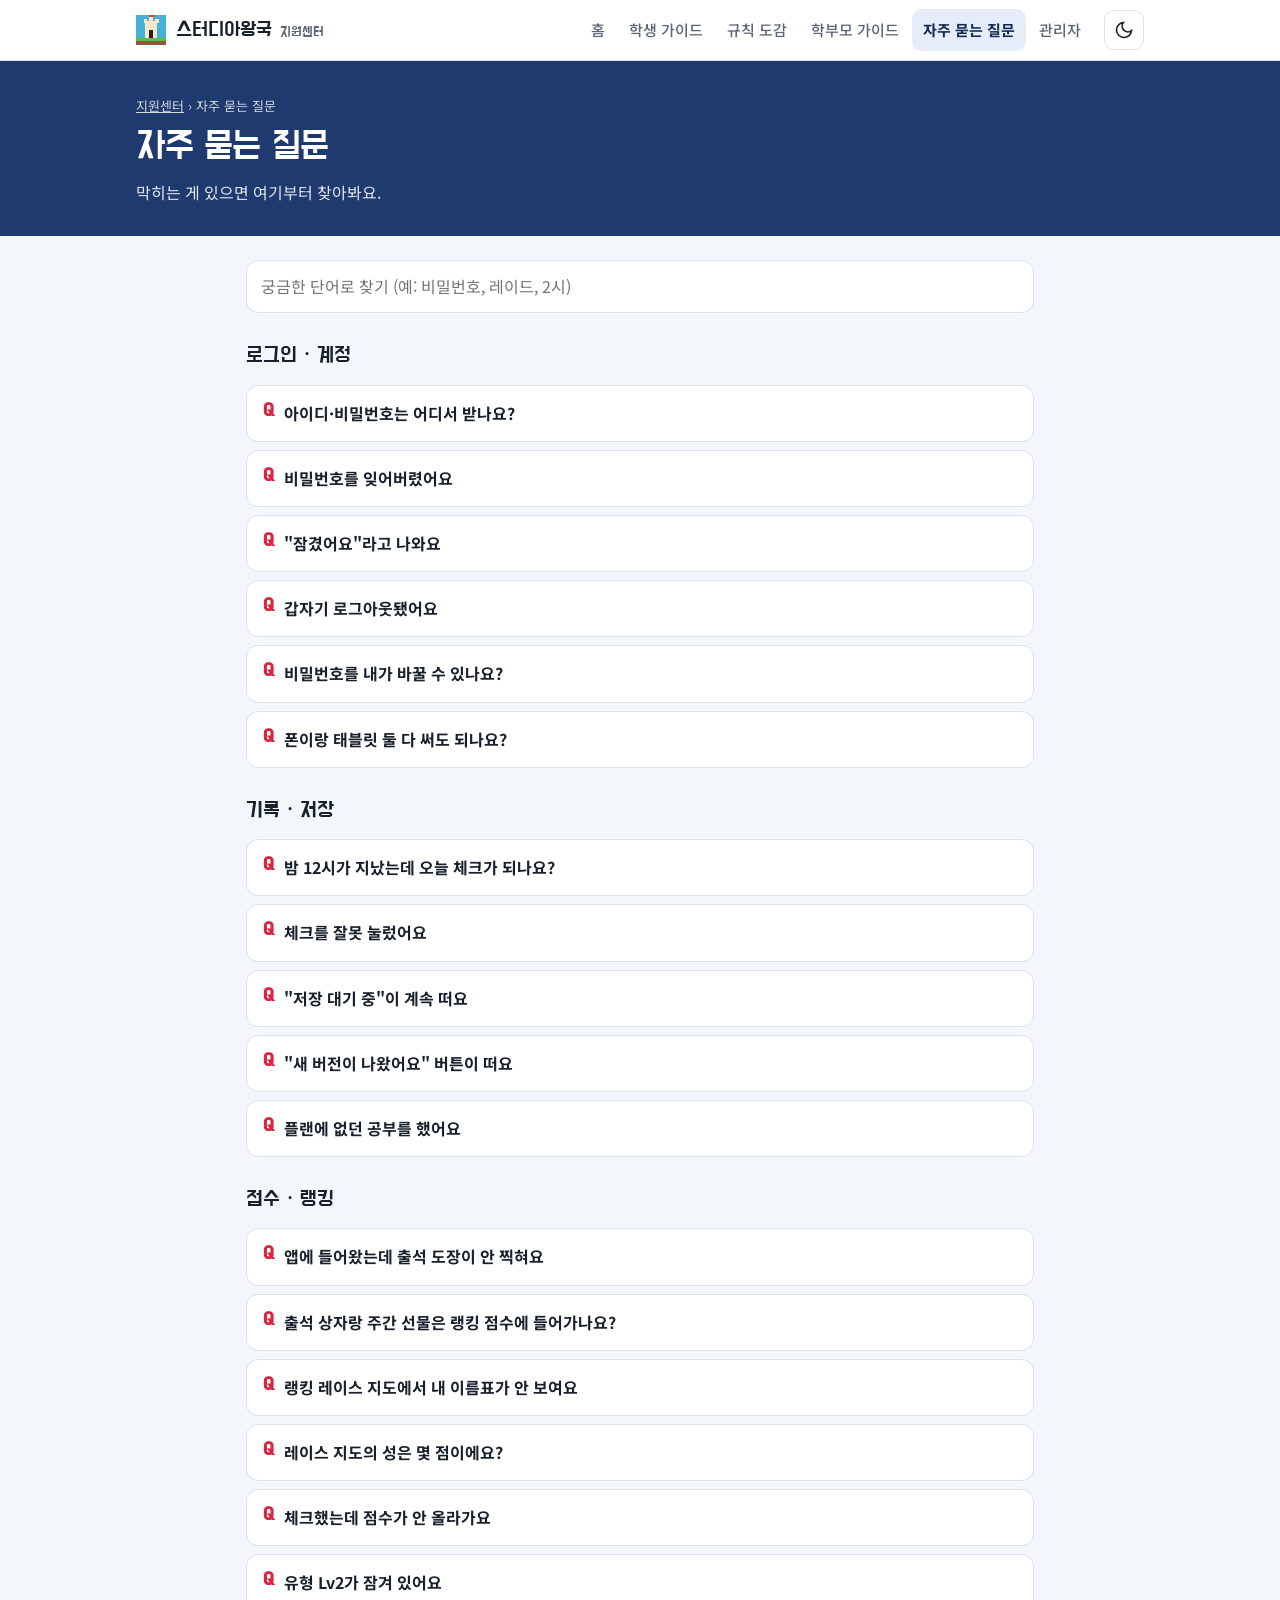
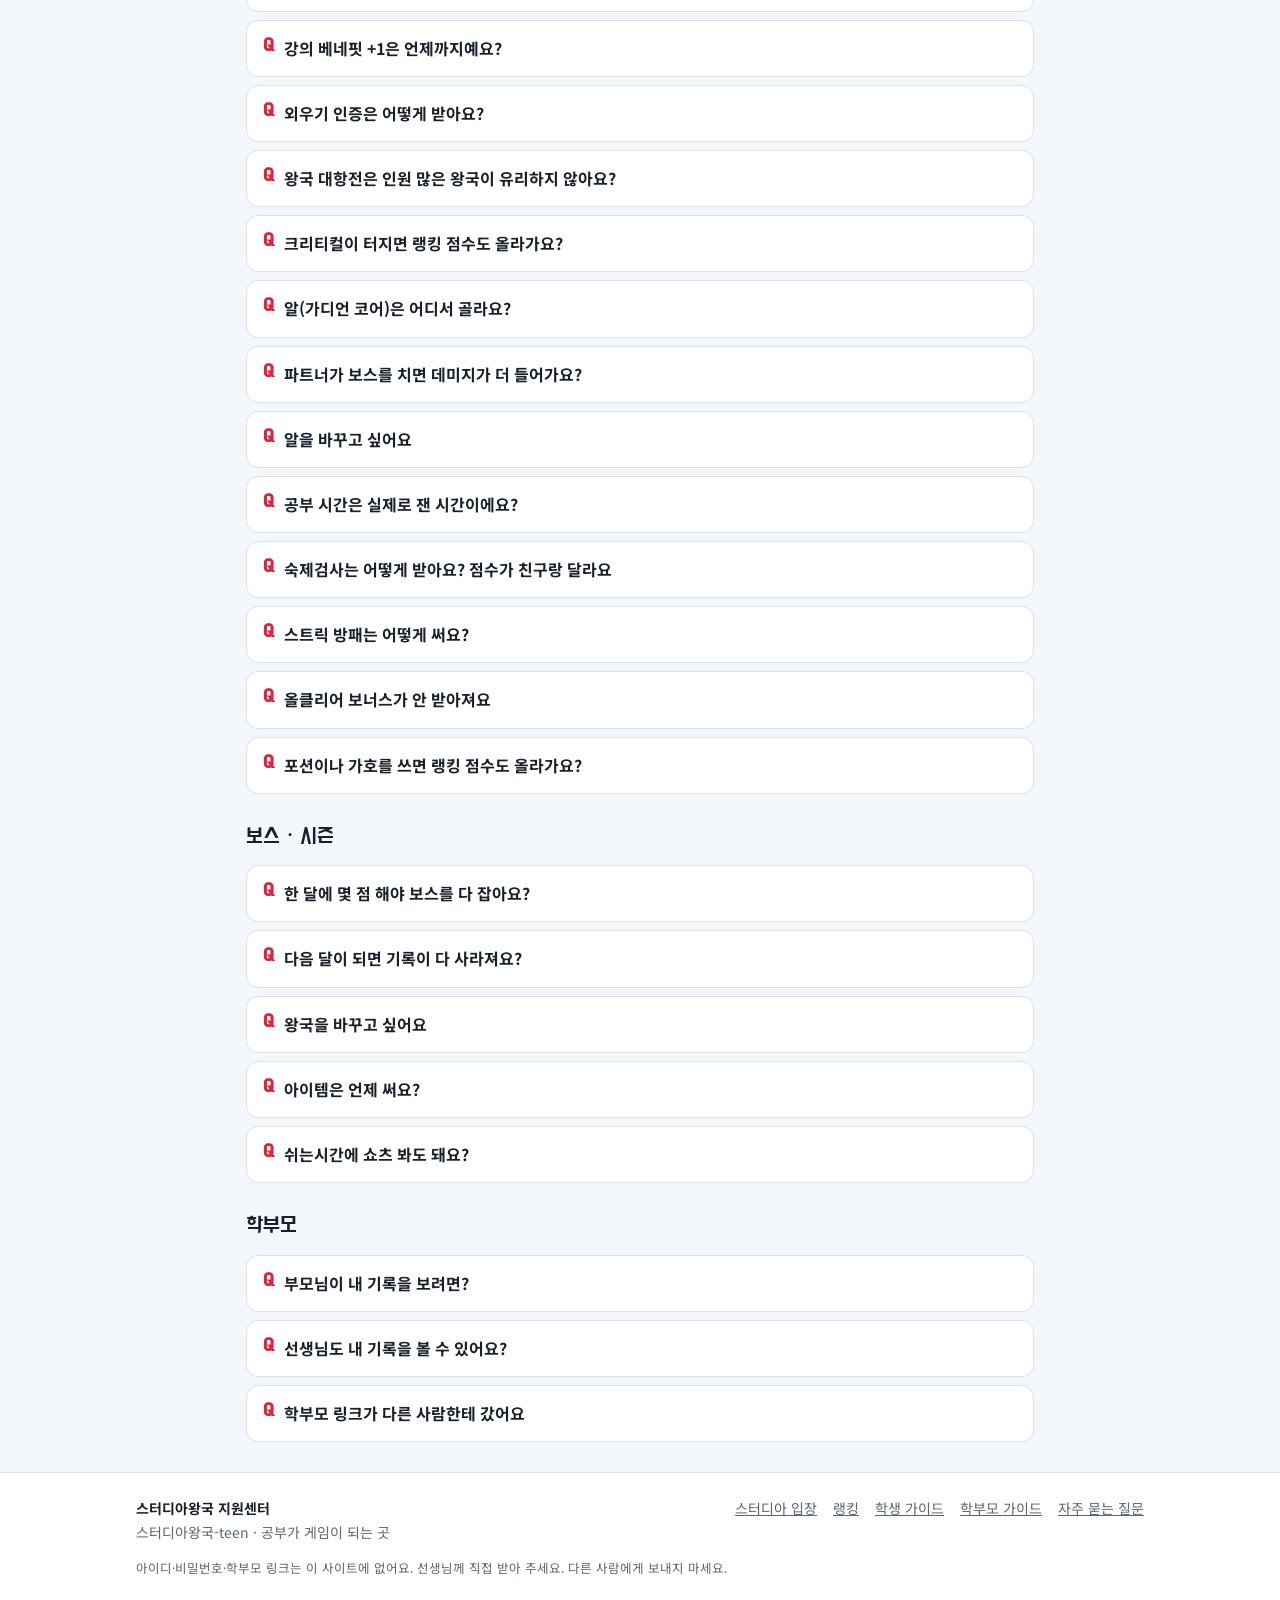
<file: support/faq.html>
<!doctype html>
<html lang="ko">
<head>
<meta charset="utf-8">
<meta name="viewport" content="width=device-width,initial-scale=1">
<title>자주 묻는 질문 · 스터디아왕국 지원센터</title>
<meta name="description" content="스터디아왕국-teen 로그인, 기록, 점수, 보스, 시즌에 대한 자주 묻는 질문.">
<meta name="theme-color" content="#1E3A6E">
<link rel="preconnect" href="https://fonts.googleapis.com">
<link rel="preconnect" href="https://fonts.gstatic.com" crossorigin>
<link href="https://fonts.googleapis.com/css2?family=Do+Hyeon&family=Noto+Sans+KR:wght@400;500;700&display=swap" rel="stylesheet">
<link rel="stylesheet" href="style.css">
<style>
.search{display:flex;gap:8px;margin:0 0 18px}
.search input{flex:1;min-width:0;font:inherit;padding:12px 14px;border:1px solid var(--line);border-radius:12px;background:var(--surface);color:var(--ink)}
.cat{margin:24px 0 10px;font-family:var(--f-title);font-size:22px}
#none{display:none}
</style>
</head>
<body data-page="faq">

<div class="page-hero"><div class="wrap">
  <div class="crumb"><a href="index.html">지원센터</a> › 자주 묻는 질문</div>
  <h1>자주 묻는 질문</h1>
  <p>막히는 게 있으면 여기부터 찾아봐요.</p>
</div></div>

<main class="wrap" style="max-width:820px;padding-top:24px">
  <div class="search"><input type="search" id="q" placeholder="궁금한 단어로 찾기 (예: 비밀번호, 레이드, 2시)" aria-label="질문 검색"></div>
  <p id="none" class="muted">찾는 질문이 없어요. 앱의 나 탭 → 오류·불편한 점 알리기로 물어봐 주세요.</p>

  <div class="cat">로그인 · 계정</div>
  <details class="faq"><summary>아이디·비밀번호는 어디서 받나요?</summary><div class="a"><p>선생님이 한 명씩 만들어서 카톡으로 보내 줘요. 회원가입 버튼은 없어요.</p></div></details>
  <details class="faq"><summary>비밀번호를 잊어버렸어요</summary><div class="a"><p>선생님께 말하면 새 비밀번호를 발급해 줘요. 원래 비밀번호는 선생님도 볼 수 없어요.</p></div></details>
  <details class="faq"><summary>"잠겼어요"라고 나와요</summary><div class="a"><p>비밀번호를 8번 틀리면 10분 동안 잠겨요. 10분 뒤 다시 하거나 선생님께 새 비밀번호를 받아요.</p></div></details>
  <details class="faq"><summary>갑자기 로그아웃됐어요</summary><div class="a"><p>비밀번호를 바꿨거나 선생님이 새로 발급했으면 예전 기기는 자동으로 로그아웃돼요. 로그인은 60일 동안 유지돼요.</p></div></details>
  <details class="faq"><summary>비밀번호를 내가 바꿀 수 있나요?</summary><div class="a"><p>네. 나 탭 → 내 계정 → 비밀번호 바꾸기. 새 비밀번호는 6자 이상이에요.</p></div></details>
  <details class="faq"><summary>폰이랑 태블릿 둘 다 써도 되나요?</summary><div class="a"><p>돼요. 같은 아이디로 로그인하면 기록이 같이 보여요. 다만 두 기기에서 동시에 체크하면 나중에 저장한 쪽이 이길 수 있으니 한 번에 한 기기만 쓰는 게 안전해요.</p></div></details>

  <div class="cat">기록 · 저장</div>
  <details class="faq"><summary>밤 12시가 지났는데 오늘 체크가 되나요?</summary><div class="a"><p>하루는 <b>새벽 2시</b>에 마감돼요. 새벽 2시 전까지는 전날 기록이에요.</p></div></details>
  <details class="faq"><summary>체크를 잘못 눌렀어요</summary><div class="a"><p>오늘 탭에서 ✓를 한 번 더 누르면 취소돼요. 그날 안에만 취소할 수 있고, 취소한 기록은 남아요.</p></div></details>
  <details class="faq"><summary>"저장 대기 중"이 계속 떠요</summary><div class="a"><p>인터넷이 끊겨서 폰에 보관 중인 상태예요. 와이파이나 데이터를 켜면 자동으로 올라가요. 그래도 계속 뜨면 나 탭 → 오류·불편한 점 알리기로 알려 주세요.</p></div></details>
  <details class="faq"><summary>"새 버전이 나왔어요" 버튼이 떠요</summary><div class="a"><p>앱이 업데이트됐다는 뜻이에요. 눌러서 새로 고치면 돼요. 기록은 지워지지 않아요.</p></div></details>
  <details class="faq"><summary>플랜에 없던 공부를 했어요</summary><div class="a"><p>오늘 탭의 <b>+ 즉석 추가</b>로 과목과 활동을 골라 넣고 체크하면 돼요.</p></div></details>

  <div class="cat">점수 · 랭킹</div>
  <details class="faq"><summary>앱에 들어왔는데 출석 도장이 안 찍혀요</summary><div class="a"><p>출석 도장은 <b>공부 퀘스트를 1개 이상 끝낸 날</b>에 찍혀요. 들어오기만 하면 도장 자리만 생기고 출석 상자는 잠겨 있어요. 퀘스트 1개를 완료하면 도장이 찍히고, 오늘 탭에서 출석 상자(궁극기 게이지 +20%)를 열 수 있어요.</p></div></details>
  <details class="faq"><summary>출석 상자랑 주간 선물은 랭킹 점수에 들어가나요?</summary><div class="a"><p>아니요. 출석 상자는 궁극기 게이지(보스 데미지)만, 주간 선물(도장 5개)은 이번 달 알(가디언 코어)에 +5점만 줘요. 랭킹·학부모 리포트 점수는 그대로예요.</p></div></details>
  <details class="faq"><summary>랭킹 레이스 지도에서 내 이름표가 안 보여요</summary><div class="a"><p>친구들이 비슷한 자리에 모여 있으면 이름표끼리 겹치지 않게 짧은 이름이나 순위만 보여 줘요. 내 이름표(노란색)는 항상 먼저 자리를 잡아요. 캐릭터를 누르면 이름과 점수가 나오고, 지도 아래 순위표에도 모두 나와요. 점수가 0점인 친구는 '출발 전 N명'으로 묶여요.</p></div></details>
  <details class="faq"><summary>레이스 지도의 성은 몇 점이에요?</summary><div class="a"><p>오늘·어제는 45점, 이번 주는 100점, 이번 달은 300점이에요. 선두가 그보다 많으면 선두 점수가 성이 되고, 선두가 성에 도착해 있어요.</p></div></details>
  <details class="faq"><summary>체크했는데 점수가 안 올라가요</summary><div class="a"><p>같은 과목은 하루 3회, 같은 과목·같은 활동은 하루 2회까지만 점수가 돼요. 영어단어는 하루 1회예요. 랭킹에 들어가는 하루 점수는 최대 45점이에요.</p></div></details>
  <details class="faq"><summary>유형 Lv2가 잠겨 있어요</summary><div class="a"><p>같은 날 같은 과목 유형 Lv1을 먼저 끝내야 열려요.</p></div></details>
  <details class="faq"><summary>강의 베네핏 +1은 언제까지예요?</summary><div class="a"><p>12월 6일(시험 전 마지막 인강 마감일)까지 들은 강의에 과목마다 일주일에 1번 +1점이 붙어요.</p></div></details>
  <details class="faq"><summary>외우기 인증은 어떻게 받아요?</summary><div class="a"><p>외우기 퀘스트를 체크한 뒤 오늘 탭의 <b>인증 요청 보내기</b>를 누르고, 선생님께 외운 걸 확인받아요. 선생님이 승인하면 그날 외우기가 3점 → 5점이 돼요.</p></div></details>
  <details class="faq"><summary>왕국 대항전은 인원 많은 왕국이 유리하지 않아요?</summary><div class="a"><p>대항전은 총합이 아니라 <b>1인당 평균</b>이라 인원 수와 상관없어요.</p></div></details>
  <details class="faq"><summary>크리티컬이 터지면 랭킹 점수도 올라가요?</summary><div class="a"><p>아니요. CRITICAL!(×1.5)·MEGA HIT!(×2)는 보스 데미지에만 들어가요. 랭킹·학부모 리포트는 공부 점수 그대로예요.</p></div></details>
  <details class="faq"><summary>알(가디언 코어)은 어디서 골라요?</summary><div class="a"><p>오늘 탭의 <b>가디언 코어</b> 카드에서 <b>알 고르기</b>를 눌러요. 이달 공부 점수 30점이면 부화, 150점 성장, 300점이면 최종 각성해요. <a href="rules.html#core">알 4종 보기</a></p></div></details>
  <details class="faq"><summary>파트너가 보스를 치면 데미지가 더 들어가요?</summary><div class="a"><p>파트너 공격은 연출이에요. 데미지는 코어 버프(예: 불꽃알 크리티컬 확률, 심해알 약점 과목 +20%)로만 들어가요.</p></div></details>
  <details class="faq"><summary>알을 바꾸고 싶어요</summary><div class="a"><p>이번 달 알은 한 달 동안 함께해요. 매달 1일에 새 알을 고를 수 있어요(같은 알도 돼요). 다 키운 코어는 나 탭 코어 도감에 남아요.</p></div></details>
  <details class="faq"><summary>공부 시간은 실제로 잰 시간이에요?</summary><div class="a"><p>아니요. 체크한 퀘스트마다 정해진 기준 시간(강의 45분, 단권화·N제 60분 등)을 더한 예상 시간이에요.</p></div></details>
  <details class="faq"><summary>숙제검사는 어떻게 받아요? 점수가 친구랑 달라요</summary><div class="a"><p>숙제를 다 하면 오늘 탭 <b>보너스 체크</b>에서 <b>숙제검사 알리기</b>를 누르고 마스터(선생님)께 보여 드려요. 체크는 마스터만 할 수 있어요. 점수는 1번에 3점이고 마스터가 학생마다 횟수를 정해서(2번이면 6점) 친구랑 다를 수 있어요. 통과하면 그날 랭킹 점수에 더해지고(하루 45점 상한 밖) <b>마스터의 가호 7일</b>(데미지 +10%)이 켜져요.</p></div></details>
  <details class="faq"><summary>스트릭 방패는 어떻게 써요?</summary><div class="a"><p>직접 쓸 수는 없어요. 공부를 못 한 날이 생기면 다음 날 보너스 체크에서 <b>방패 알리기</b>를 누르고, 마스터가 허가하면 그날 연속 출석이 끊기지 않아요. 점수는 없어요.</p></div></details>
  <details class="faq"><summary>올클리어 보너스가 안 받아져요</summary><div class="a"><p>국어·영어·수학·사회·과학·한국사 퀘스트를 그날 전부 끝내고 밤 12시 전에 '오늘 끝!'을 눌러야 해요. 영단어 퀘스트는 안 쳐요.</p></div></details>
  <details class="faq"><summary>포션이나 가호를 쓰면 랭킹 점수도 올라가요?</summary><div class="a"><p>아니요. 버프는 보스 데미지에만 붙어요. 랭킹과 학부모 리포트는 실제 공부 점수 그대로예요.</p></div></details>

  <div class="cat">보스 · 시즌</div>
  <details class="faq"><summary>한 달에 몇 점 해야 보스를 다 잡아요?</summary><div class="a"><p>300점(평일 하루 2시간 정도)이면 그달 과목 보스 6마리를 모두 잡을 수 있어요.</p></div></details>
  <details class="faq"><summary>다음 달이 되면 기록이 다 사라져요?</summary><div class="a"><p>아니요. 지난달 기록은 보관되고 이번 달 점수만 0점에서 시작해요. 레이드 게이지와 히든보스 누적, 레벨은 이어져요.</p></div></details>
  <details class="faq"><summary>왕국을 바꾸고 싶어요</summary><div class="a"><p>매달 1일 결산 창에서 <b>왕국 이주</b>를 고르면 돼요. 새 캐릭터를 만들어도 기록과 아이템은 그대로예요.</p></div></details>
  <details class="faq"><summary>아이템은 언제 써요?</summary><div class="a"><p>장비 카드(100 데미지)와 시즌 보물상자(300 데미지)는 시험 레이드 문이 열렸을 때만 써요. 그 전엔 쟁여 둬요.</p></div></details>
  <details class="faq"><summary>쉬는시간에 쇼츠 봐도 돼요?</summary><div class="a"><p>쉬는시간 보상은 15분이고, 쇼츠는 금지예요. 스트레칭이나 물 마시기 추천!</p></div></details>

  <div class="cat">학부모</div>
  <details class="faq"><summary>부모님이 내 기록을 보려면?</summary><div class="a"><p>나 탭 → 학부모 링크 → 링크 복사해서 부모님께 보내 드려요. 학부모 리포트는 학생 앱 안에서는 안 보이고 이 링크로만 열려요. 친구와의 순위는 부모님 화면에 나오지 않아요. <a href="parent.html">학부모 가이드</a></p></div></details>
  <details class="faq"><summary>선생님도 내 기록을 볼 수 있어요?</summary><div class="a"><p>네. 선생님은 관리자 화면에서 기간별 점수·체크한 날·감정 체크 칸과 학부모 리포트를 볼 수 있어요. 공부 습관을 도와주려고 보는 거고, 다른 친구에게는 보이지 않아요.</p></div></details>
  <details class="faq"><summary>학부모 링크가 다른 사람한테 갔어요</summary><div class="a"><p>선생님께 바로 말해 주세요. 코드를 바꿔서 예전 링크를 막을 수 있어요.</p></div></details>
</main>
<script src="site.js"></script>
<script>
(function(){var q=document.getElementById('q'),items=[].slice.call(document.querySelectorAll('details.faq')),cats=[].slice.call(document.querySelectorAll('.cat')),none=document.getElementById('none');
q.addEventListener('input',function(){var v=q.value.trim().toLowerCase(),n=0;
 items.forEach(function(d){var hit=!v||d.textContent.toLowerCase().indexOf(v)>=0;d.style.display=hit?'':'none';if(hit)n++;if(v&&hit)d.open=true;if(!v)d.open=false});
 cats.forEach(function(c){var el=c.nextElementSibling,any=false;while(el&&!el.classList.contains('cat')){if(el.tagName==='DETAILS'&&el.style.display!=='none')any=true;el=el.nextElementSibling}c.style.display=any?'':'none'});
 none.style.display=n?'none':'block'});})();
</script>
</body>
</html>
</file>
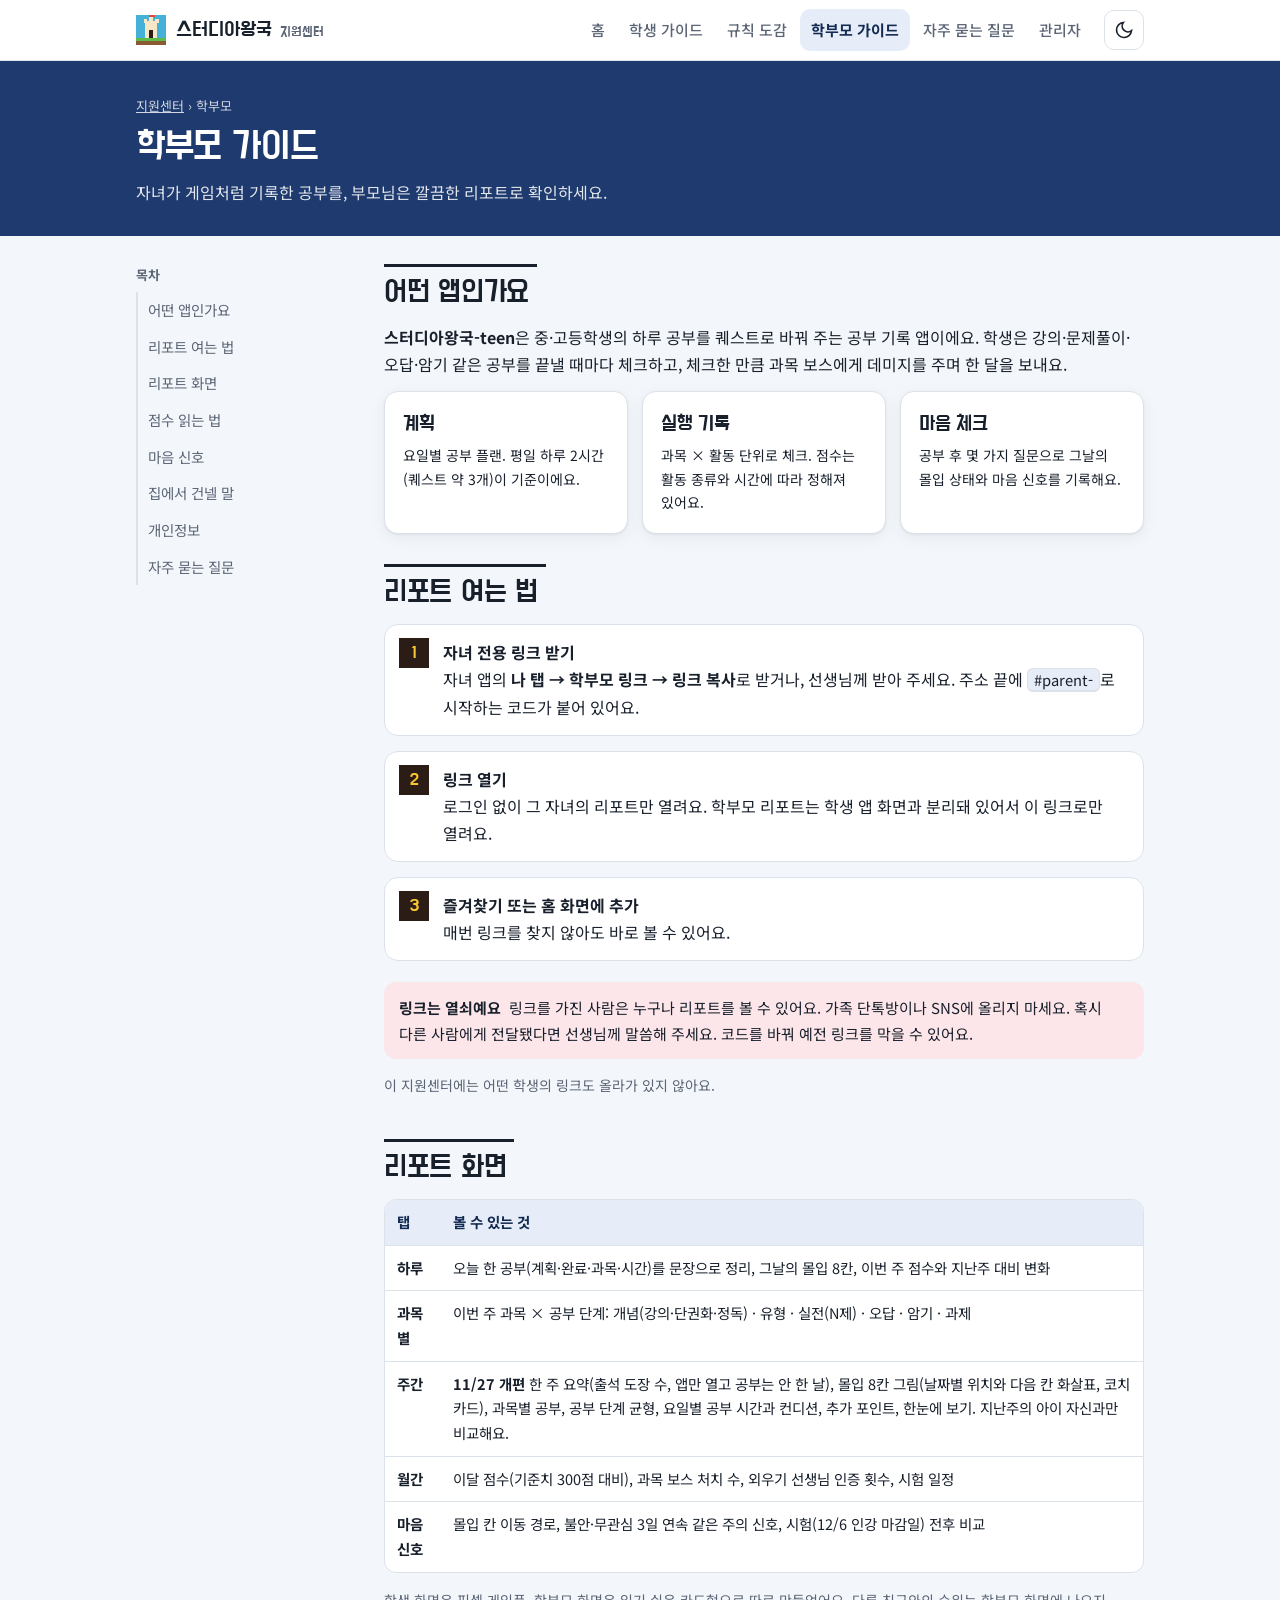
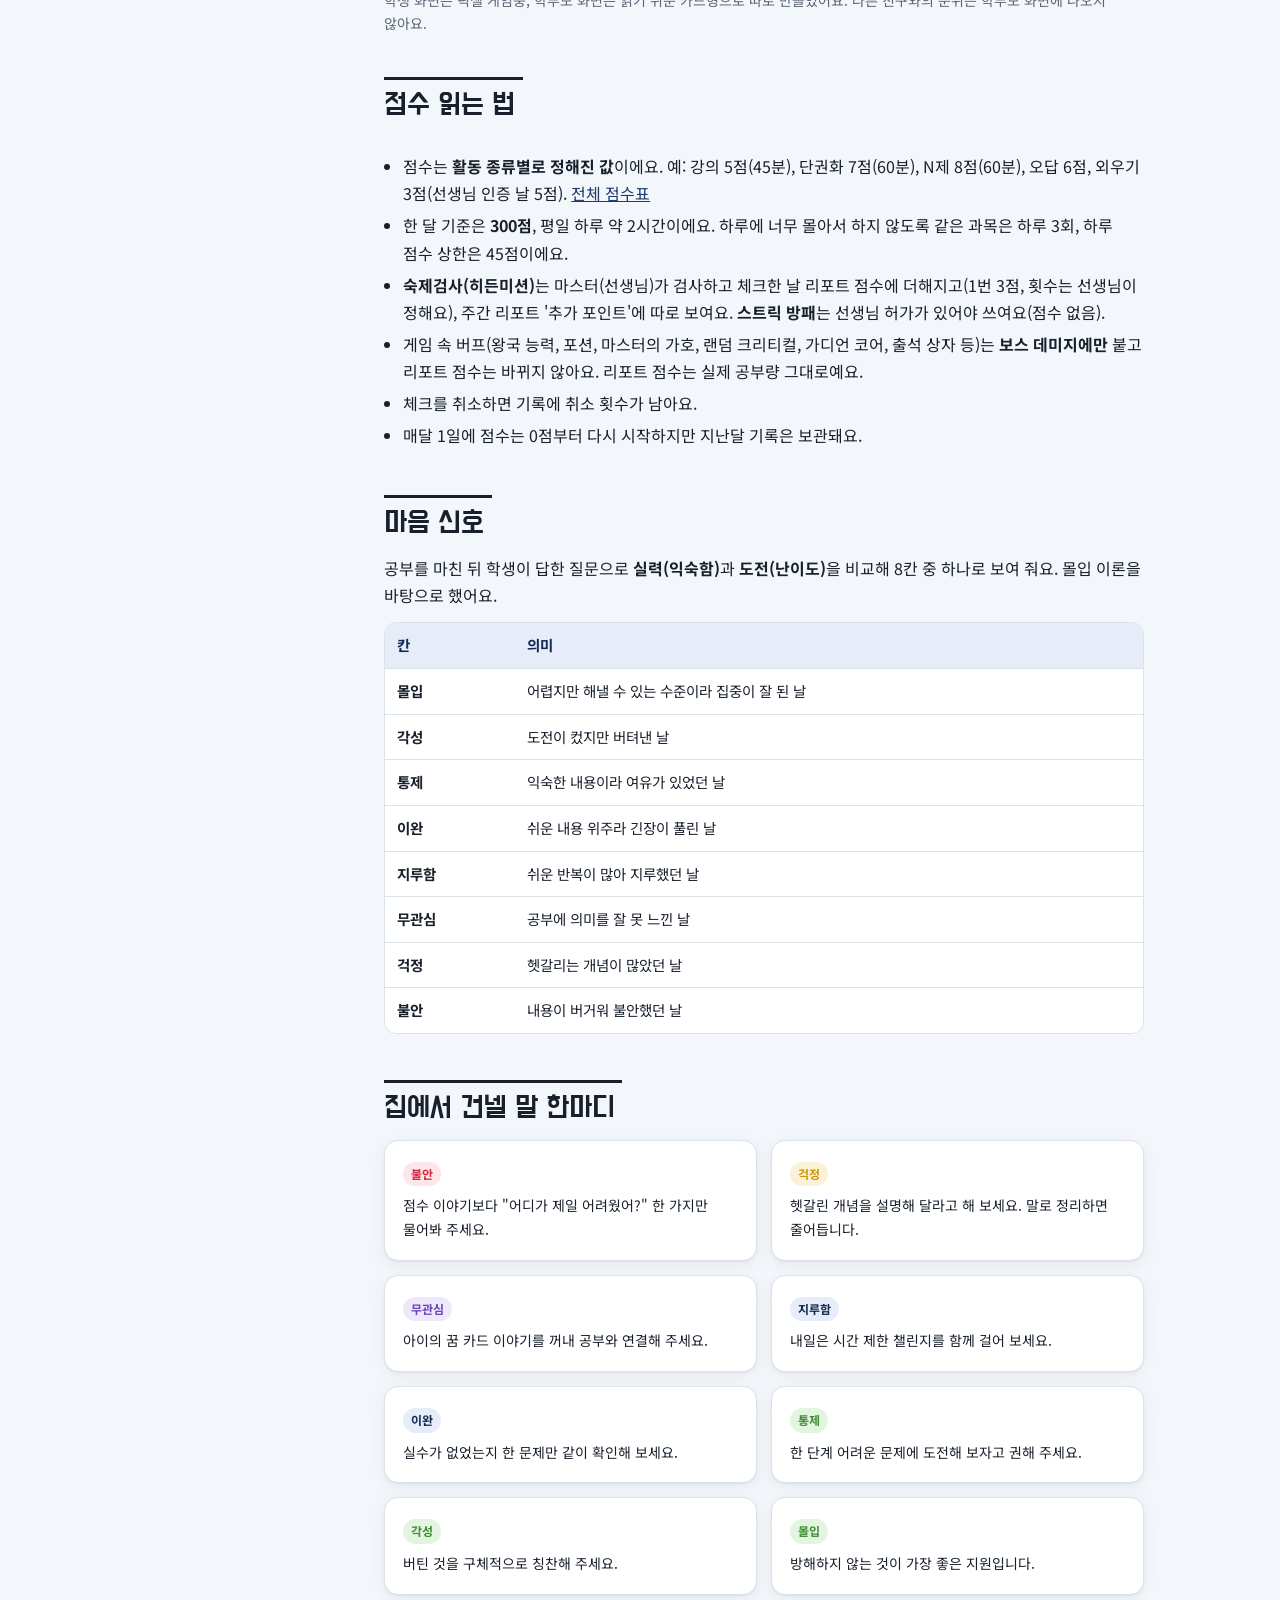
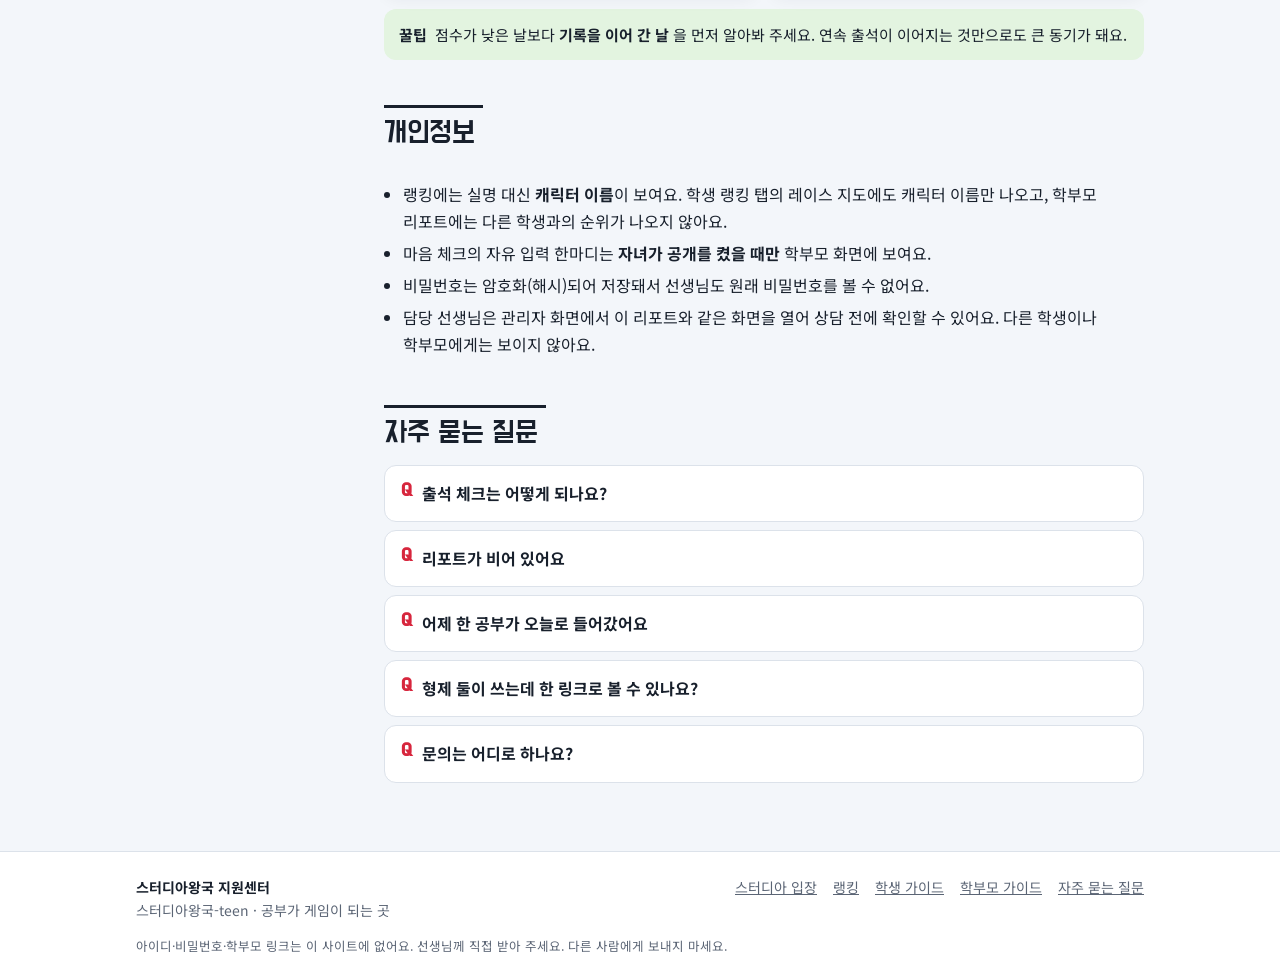
<file: support/parent.html>
<!doctype html>
<html lang="ko">
<head>
<meta charset="utf-8">
<meta name="viewport" content="width=device-width,initial-scale=1">
<title>학부모 가이드 · 스터디아왕국 지원센터</title>
<meta name="description" content="스터디아왕국-teen 학부모 리포트 여는 법과 읽는 법, 가정에서의 대화 팁.">
<meta name="theme-color" content="#1E3A6E">
<link rel="preconnect" href="https://fonts.googleapis.com">
<link rel="preconnect" href="https://fonts.gstatic.com" crossorigin>
<link href="https://fonts.googleapis.com/css2?family=Do+Hyeon&family=Noto+Sans+KR:wght@400;500;700&display=swap" rel="stylesheet">
<link rel="stylesheet" href="style.css">
</head>
<body data-page="parent">

<div class="page-hero"><div class="wrap">
  <div class="crumb"><a href="index.html">지원센터</a> › 학부모</div>
  <h1>학부모 가이드</h1>
  <p>자녀가 게임처럼 기록한 공부를, 부모님은 깔끔한 리포트로 확인하세요.</p>
</div></div>

<div class="wrap guide">
  <nav class="toc" aria-label="이 페이지 목차">
    <b>목차</b>
    <a href="#what">어떤 앱인가요</a>
    <a href="#open">리포트 여는 법</a>
    <a href="#tabs">리포트 화면</a>
    <a href="#read">점수 읽는 법</a>
    <a href="#heart">마음 신호</a>
    <a href="#talk">집에서 건넬 말</a>
    <a href="#privacy">개인정보</a>
    <a href="#pfaq">자주 묻는 질문</a>
  </nav>

  <div class="doc">

    <section id="what">
      <h2>어떤 앱인가요</h2>
      <p><b>스터디아왕국-teen</b>은 중·고등학생의 하루 공부를 퀘스트로 바꿔 주는 공부 기록 앱이에요. 학생은 강의·문제풀이·오답·암기 같은 공부를 끝낼 때마다 체크하고, 체크한 만큼 과목 보스에게 데미지를 주며 한 달을 보내요.</p>
      <div class="grid g3">
        <div class="card"><h3>계획</h3><p class="small">요일별 공부 플랜. 평일 하루 2시간(퀘스트 약 3개)이 기준이에요.</p></div>
        <div class="card"><h3>실행 기록</h3><p class="small">과목 × 활동 단위로 체크. 점수는 활동 종류와 시간에 따라 정해져 있어요.</p></div>
        <div class="card"><h3>마음 체크</h3><p class="small">공부 후 몇 가지 질문으로 그날의 몰입 상태와 마음 신호를 기록해요.</p></div>
      </div>
    </section>

    <section id="open">
      <h2>리포트 여는 법</h2>
      <ol class="steps">
        <li><b>자녀 전용 링크 받기</b>자녀 앱의 <b>나 탭 → 학부모 링크 → 링크 복사</b>로 받거나, 선생님께 받아 주세요. 주소 끝에 <span class="kbd">#parent-</span>로 시작하는 코드가 붙어 있어요.</li>
        <li><b>링크 열기</b>로그인 없이 그 자녀의 리포트만 열려요. 학부모 리포트는 학생 앱 화면과 분리돼 있어서 이 링크로만 열려요.</li>
        <li><b>즐겨찾기 또는 홈 화면에 추가</b>매번 링크를 찾지 않아도 바로 볼 수 있어요.</li>
      </ol>
      <div class="warn"><b>링크는 열쇠예요</b> 링크를 가진 사람은 누구나 리포트를 볼 수 있어요. 가족 단톡방이나 SNS에 올리지 마세요. 혹시 다른 사람에게 전달됐다면 선생님께 말씀해 주세요. 코드를 바꿔 예전 링크를 막을 수 있어요.</div>
      <p class="small muted">이 지원센터에는 어떤 학생의 링크도 올라가 있지 않아요.</p>
    </section>

    <section id="tabs">
      <h2>리포트 화면</h2>
      <div class="tbl"><table>
        <thead><tr><th>탭</th><th>볼 수 있는 것</th></tr></thead>
        <tbody>
          <tr><td><b>하루</b></td><td>오늘 한 공부(계획·완료·과목·시간)를 문장으로 정리, 그날의 몰입 8칸, 이번 주 점수와 지난주 대비 변화</td></tr>
          <tr><td><b>과목별</b></td><td>이번 주 과목 × 공부 단계: 개념(강의·단권화·정독) · 유형 · 실전(N제) · 오답 · 암기 · 과제</td></tr>
          <tr><td><b>주간</b></td><td><b>11/27 개편</b> 한 주 요약(출석 도장 수, 앱만 열고 공부는 안 한 날), 몰입 8칸 그림(날짜별 위치와 다음 칸 화살표, 코치 카드), 과목별 공부, 공부 단계 균형, 요일별 공부 시간과 컨디션, 추가 포인트, 한눈에 보기. 지난주의 아이 자신과만 비교해요.</td></tr>
          <tr><td><b>월간</b></td><td>이달 점수(기준치 300점 대비), 과목 보스 처치 수, 외우기 선생님 인증 횟수, 시험 일정</td></tr>
          <tr><td><b>마음 신호</b></td><td>몰입 칸 이동 경로, 불안·무관심 3일 연속 같은 주의 신호, 시험(12/6 인강 마감일) 전후 비교</td></tr>
        </tbody>
      </table></div>
      <p class="small muted">학생 화면은 픽셀 게임풍, 학부모 화면은 읽기 쉬운 카드형으로 따로 만들었어요. 다른 친구와의 순위는 학부모 화면에 나오지 않아요.</p>
    </section>

    <section id="read">
      <h2>점수 읽는 법</h2>
      <ul>
        <li>점수는 <b>활동 종류별로 정해진 값</b>이에요. 예: 강의 5점(45분), 단권화 7점(60분), N제 8점(60분), 오답 6점, 외우기 3점(선생님 인증 날 5점). <a href="rules.html#score">전체 점수표</a></li>
        <li>한 달 기준은 <b>300점</b>, 평일 하루 약 2시간이에요. 하루에 너무 몰아서 하지 않도록 같은 과목은 하루 3회, 하루 점수 상한은 45점이에요.</li>
        <li><b>숙제검사(히든미션)</b>는 마스터(선생님)가 검사하고 체크한 날 리포트 점수에 더해지고(1번 3점, 횟수는 선생님이 정해요), 주간 리포트 '추가 포인트'에 따로 보여요. <b>스트릭 방패</b>는 선생님 허가가 있어야 쓰여요(점수 없음).</li>
        <li>게임 속 버프(왕국 능력, 포션, 마스터의 가호, 랜덤 크리티컬, 가디언 코어, 출석 상자 등)는 <b>보스 데미지에만</b> 붙고 리포트 점수는 바뀌지 않아요. 리포트 점수는 실제 공부량 그대로예요.</li>
        <li>체크를 취소하면 기록에 취소 횟수가 남아요.</li>
        <li>매달 1일에 점수는 0점부터 다시 시작하지만 지난달 기록은 보관돼요.</li>
      </ul>
    </section>

    <section id="heart">
      <h2>마음 신호</h2>
      <p>공부를 마친 뒤 학생이 답한 질문으로 <b>실력(익숙함)</b>과 <b>도전(난이도)</b>을 비교해 8칸 중 하나로 보여 줘요. 몰입 이론을 바탕으로 했어요.</p>
      <div class="tbl"><table>
        <thead><tr><th>칸</th><th>의미</th></tr></thead>
        <tbody>
          <tr><td><b>몰입</b></td><td>어렵지만 해낼 수 있는 수준이라 집중이 잘 된 날</td></tr>
          <tr><td><b>각성</b></td><td>도전이 컸지만 버텨낸 날</td></tr>
          <tr><td><b>통제</b></td><td>익숙한 내용이라 여유가 있었던 날</td></tr>
          <tr><td><b>이완</b></td><td>쉬운 내용 위주라 긴장이 풀린 날</td></tr>
          <tr><td><b>지루함</b></td><td>쉬운 반복이 많아 지루했던 날</td></tr>
          <tr><td><b>무관심</b></td><td>공부에 의미를 잘 못 느낀 날</td></tr>
          <tr><td><b>걱정</b></td><td>헷갈리는 개념이 많았던 날</td></tr>
          <tr><td><b>불안</b></td><td>내용이 버거워 불안했던 날</td></tr>
        </tbody>
      </table></div>
    </section>

    <section id="talk">
      <h2>집에서 건넬 말 한마디</h2>
      <div class="grid g2">
        <div class="card"><span class="tag red">불안</span><p class="small" style="margin-top:8px">점수 이야기보다 "어디가 제일 어려웠어?" 한 가지만 물어봐 주세요.</p></div>
        <div class="card"><span class="tag gold">걱정</span><p class="small" style="margin-top:8px">헷갈린 개념을 설명해 달라고 해 보세요. 말로 정리하면 줄어듭니다.</p></div>
        <div class="card"><span class="tag purple">무관심</span><p class="small" style="margin-top:8px">아이의 꿈 카드 이야기를 꺼내 공부와 연결해 주세요.</p></div>
        <div class="card"><span class="tag">지루함</span><p class="small" style="margin-top:8px">내일은 시간 제한 챌린지를 함께 걸어 보세요.</p></div>
        <div class="card"><span class="tag">이완</span><p class="small" style="margin-top:8px">실수가 없었는지 한 문제만 같이 확인해 보세요.</p></div>
        <div class="card"><span class="tag green">통제</span><p class="small" style="margin-top:8px">한 단계 어려운 문제에 도전해 보자고 권해 주세요.</p></div>
        <div class="card"><span class="tag green">각성</span><p class="small" style="margin-top:8px">버틴 것을 구체적으로 칭찬해 주세요.</p></div>
        <div class="card"><span class="tag green">몰입</span><p class="small" style="margin-top:8px">방해하지 않는 것이 가장 좋은 지원입니다.</p></div>
      </div>
      <div class="tip" style="margin-top:14px"><b>꿀팁</b> 점수가 낮은 날보다 <b>기록을 이어 간 날</b>을 먼저 알아봐 주세요. 연속 출석이 이어지는 것만으로도 큰 동기가 돼요.</div>
    </section>

    <section id="privacy">
      <h2>개인정보</h2>
      <ul>
        <li>랭킹에는 실명 대신 <b>캐릭터 이름</b>이 보여요. 학생 랭킹 탭의 레이스 지도에도 캐릭터 이름만 나오고, 학부모 리포트에는 다른 학생과의 순위가 나오지 않아요.</li>
        <li>마음 체크의 자유 입력 한마디는 <b>자녀가 공개를 켰을 때만</b> 학부모 화면에 보여요.</li>
        <li>비밀번호는 암호화(해시)되어 저장돼서 선생님도 원래 비밀번호를 볼 수 없어요.</li>
        <li>담당 선생님은 관리자 화면에서 이 리포트와 같은 화면을 열어 상담 전에 확인할 수 있어요. 다른 학생이나 학부모에게는 보이지 않아요.</li>
      </ul>
    </section>

    <section id="pfaq">
      <h2>자주 묻는 질문</h2>
      <details class="faq"><summary>출석 체크는 어떻게 되나요?</summary><div class="a"><p>앱에 들어오기만 하면 출석이 되지 않아요. 공부 퀘스트를 1개 이상 끝낸 날에만 출석 도장이 찍히고, 한 주에 5개를 모으면 게임 속 선물(알 +5점)을 받아요. 주간 리포트에서 출석 도장 수와 '앱만 열고 공부는 안 한 날'을 볼 수 있어요. 리포트 점수에는 영향이 없어요.</p></div></details>
      <details class="faq"><summary>리포트가 비어 있어요</summary><div class="a"><p>자녀가 아직 캐릭터를 만들지 않았거나 첫 퀘스트를 체크하지 않았을 수 있어요. 링크가 바뀌었을 수도 있으니 자녀 앱의 나 탭에서 다시 복사해 주세요.</p></div></details>
      <details class="faq"><summary>어제 한 공부가 오늘로 들어갔어요</summary><div class="a"><p>하루는 새벽 2시에 마감돼요. 자정이 지나 새벽 2시 전에 체크한 공부는 전날 기록이에요.</p></div></details>
      <details class="faq"><summary>형제 둘이 쓰는데 한 링크로 볼 수 있나요?</summary><div class="a"><p>아니요. 학생마다 링크가 따로 있어요. 각각 즐겨찾기해 두세요.</p></div></details>
      <details class="faq"><summary>문의는 어디로 하나요?</summary><div class="a"><p>담당 선생님께 직접 연락해 주세요.</p></div></details>
    </section>

  </div>
</div>
<script src="site.js"></script>
</body>
</html>
</file>
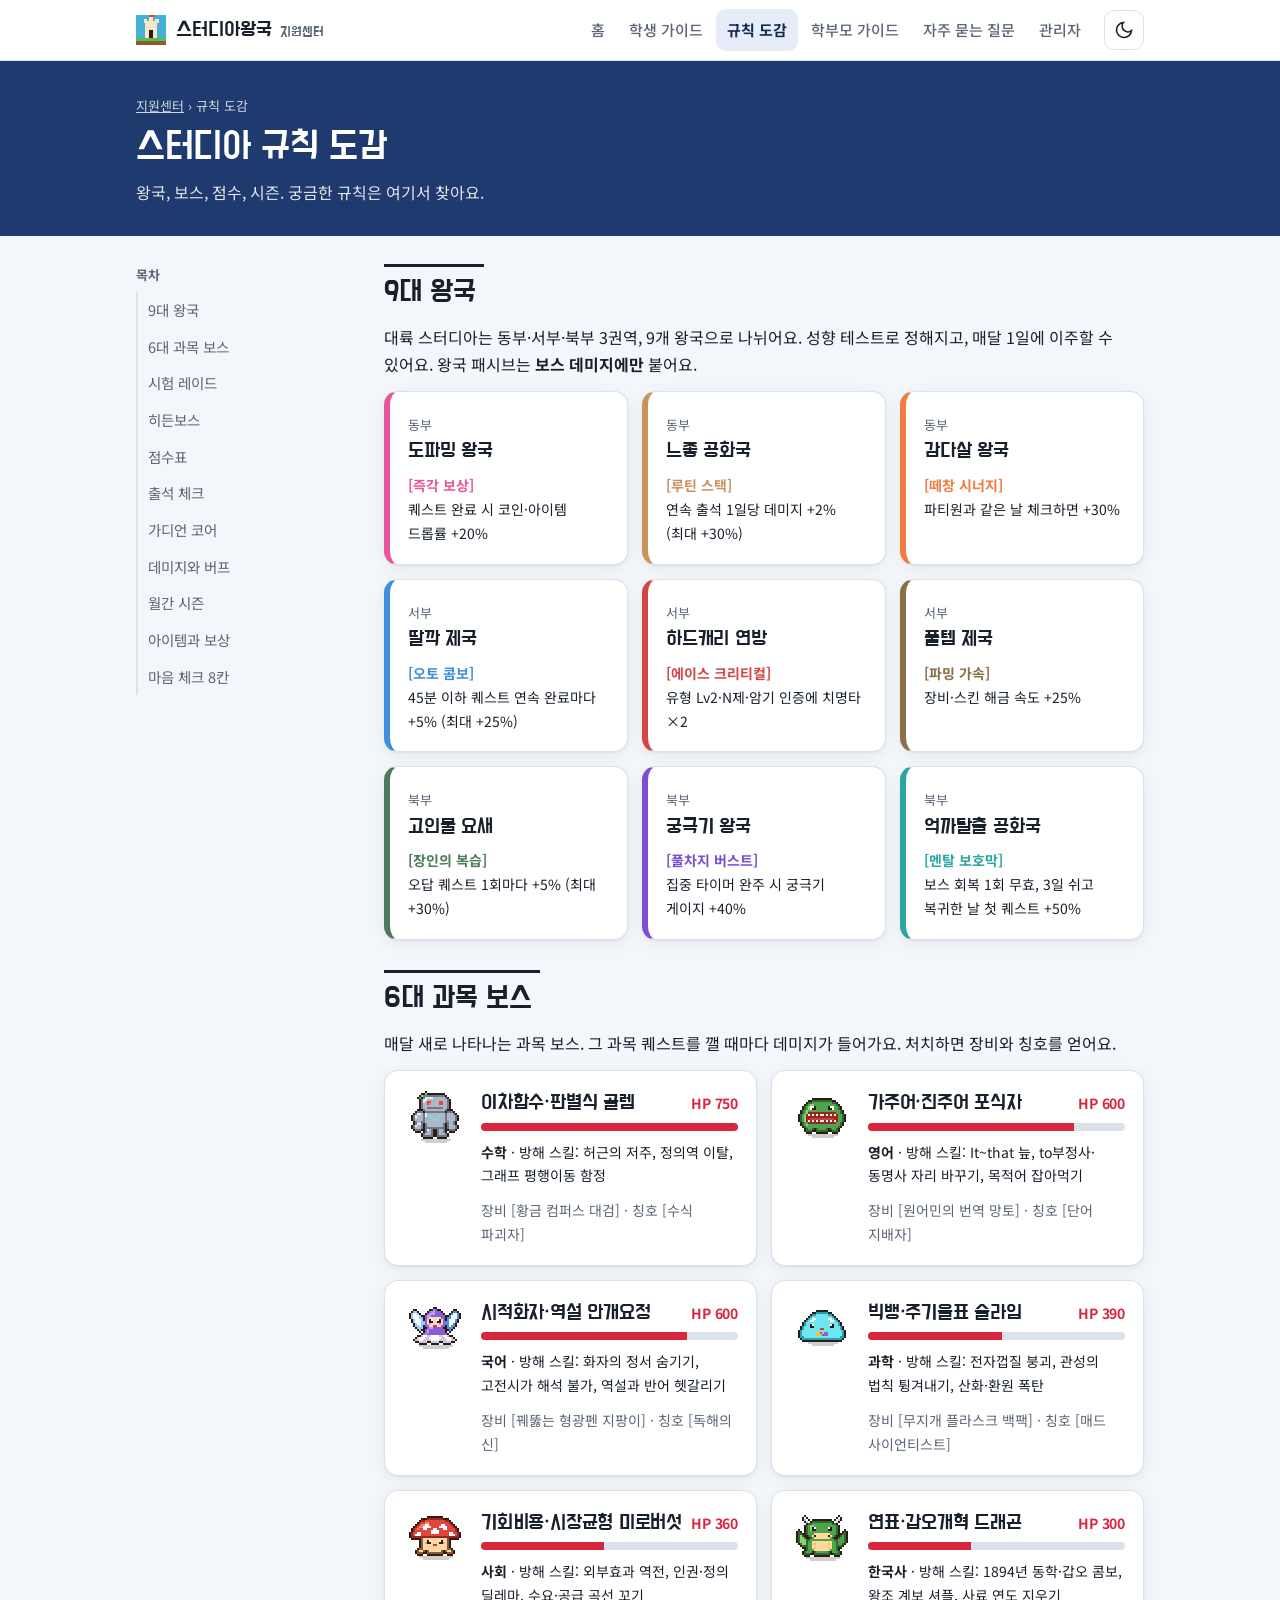
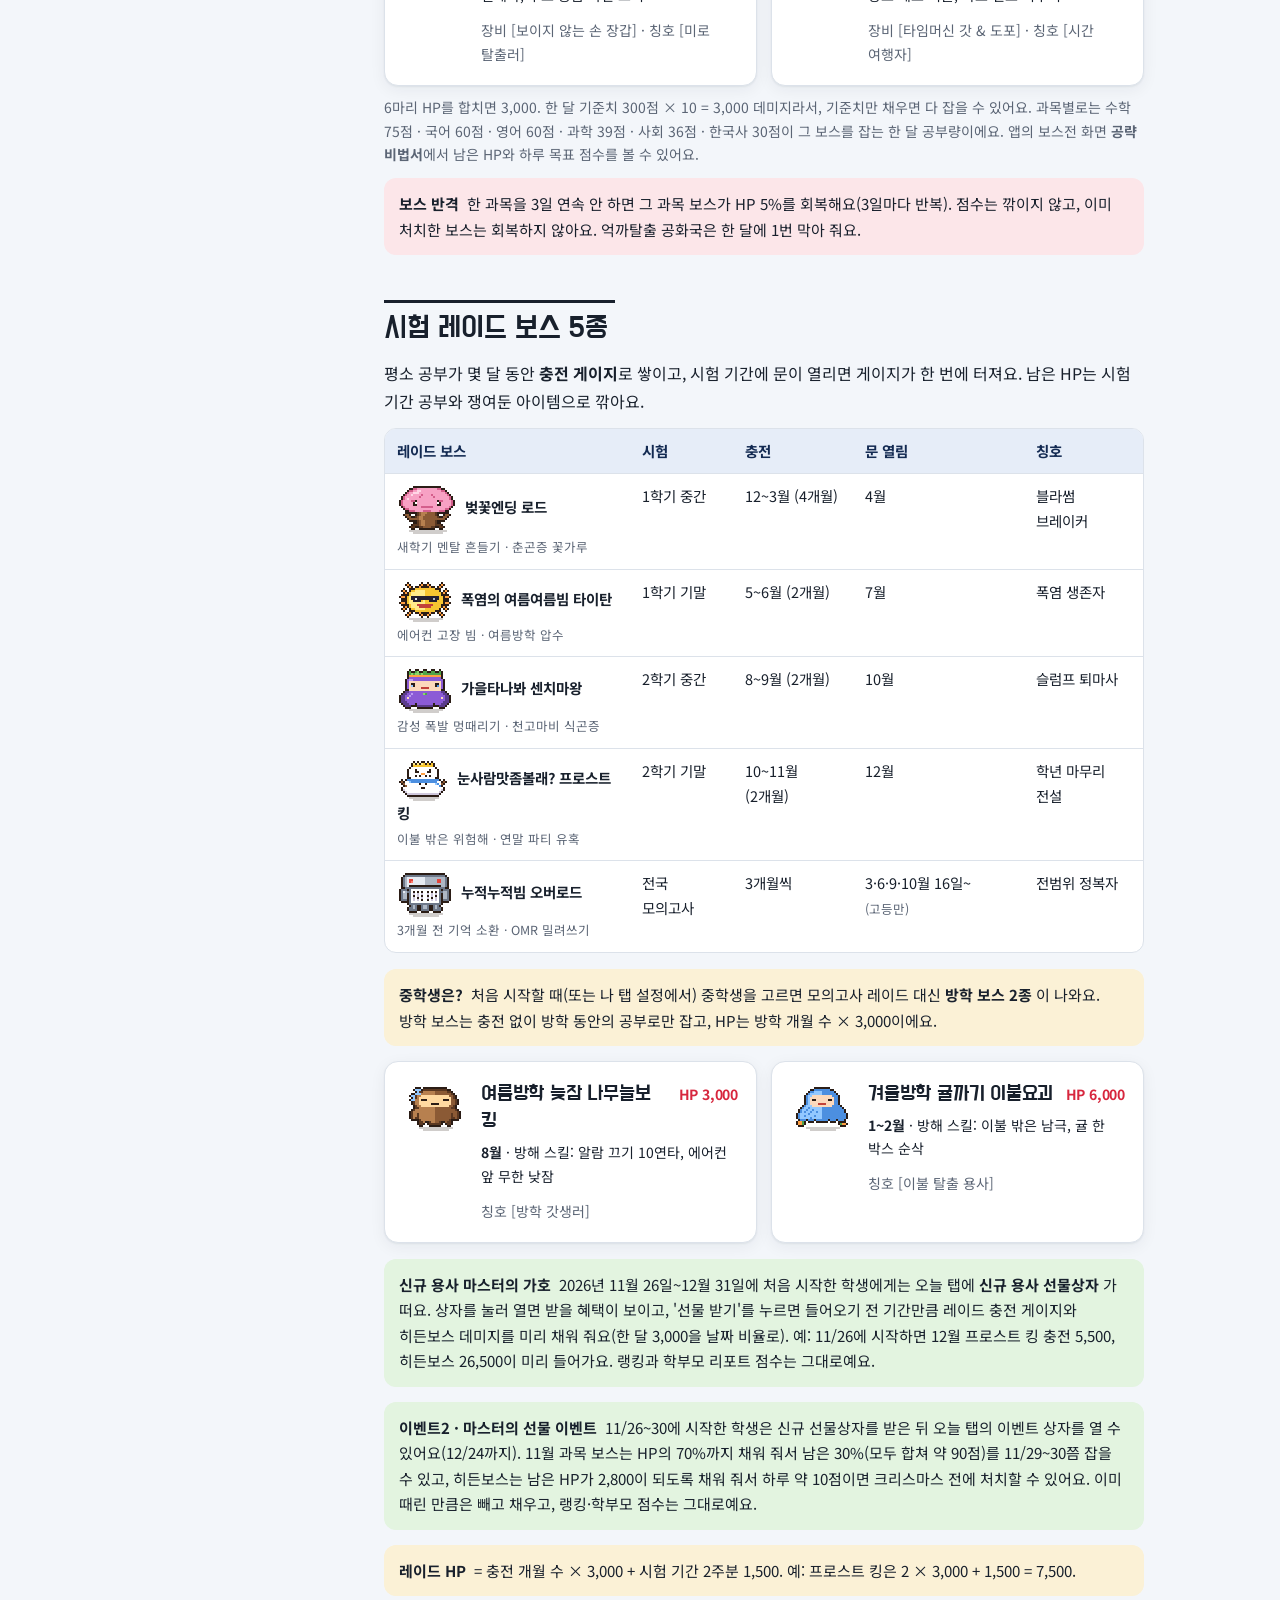
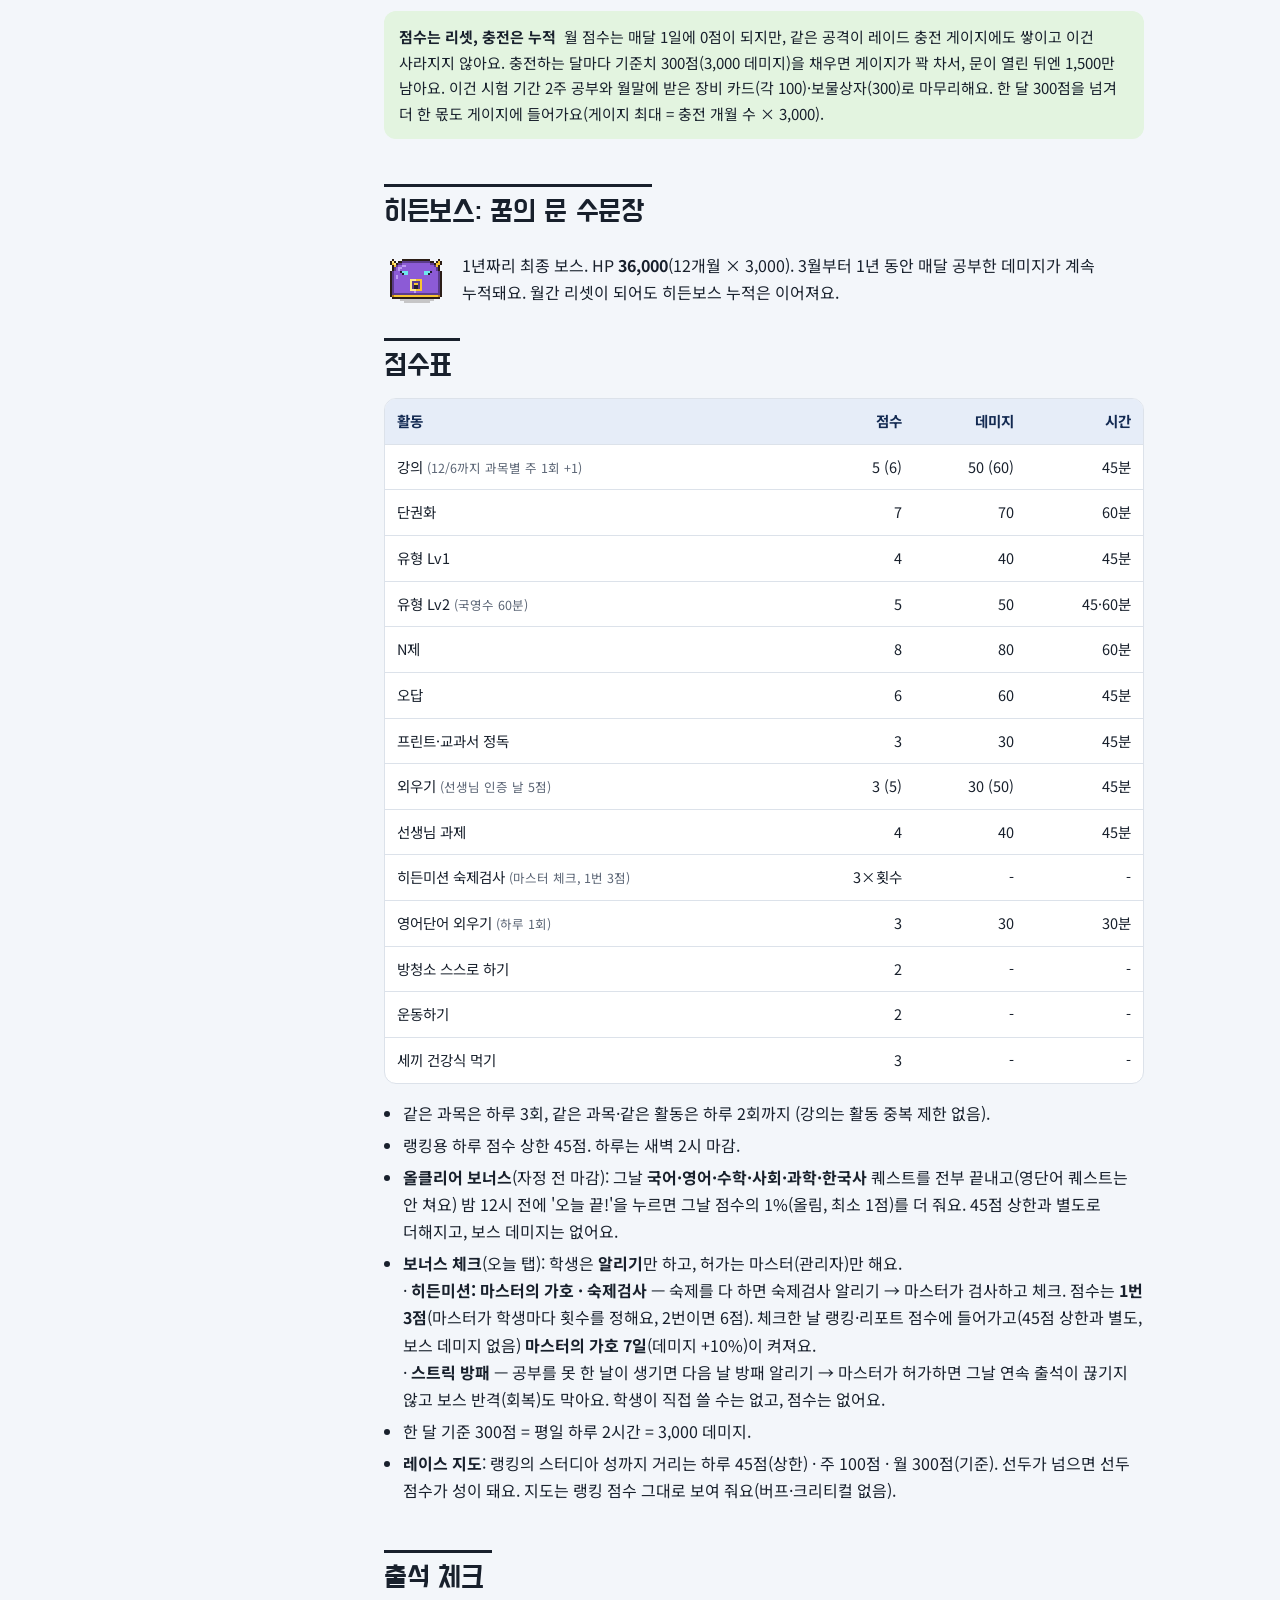
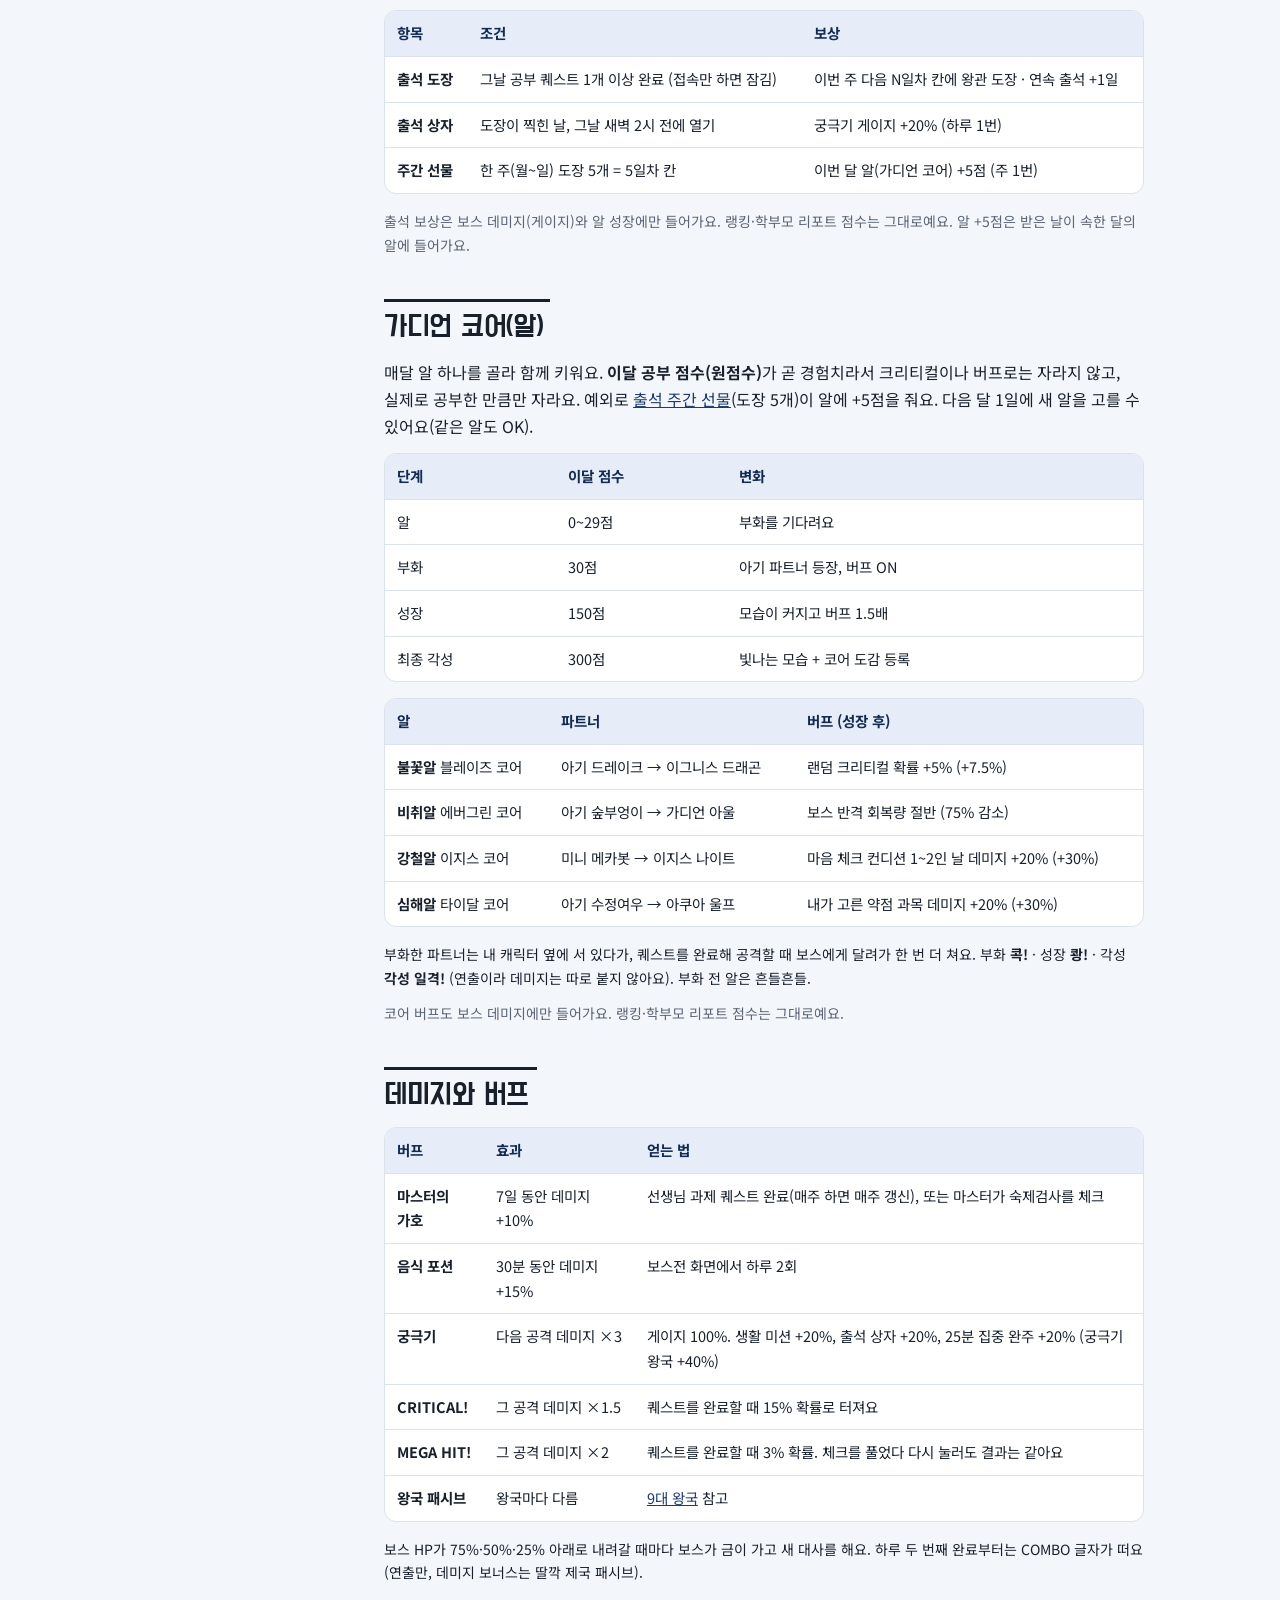
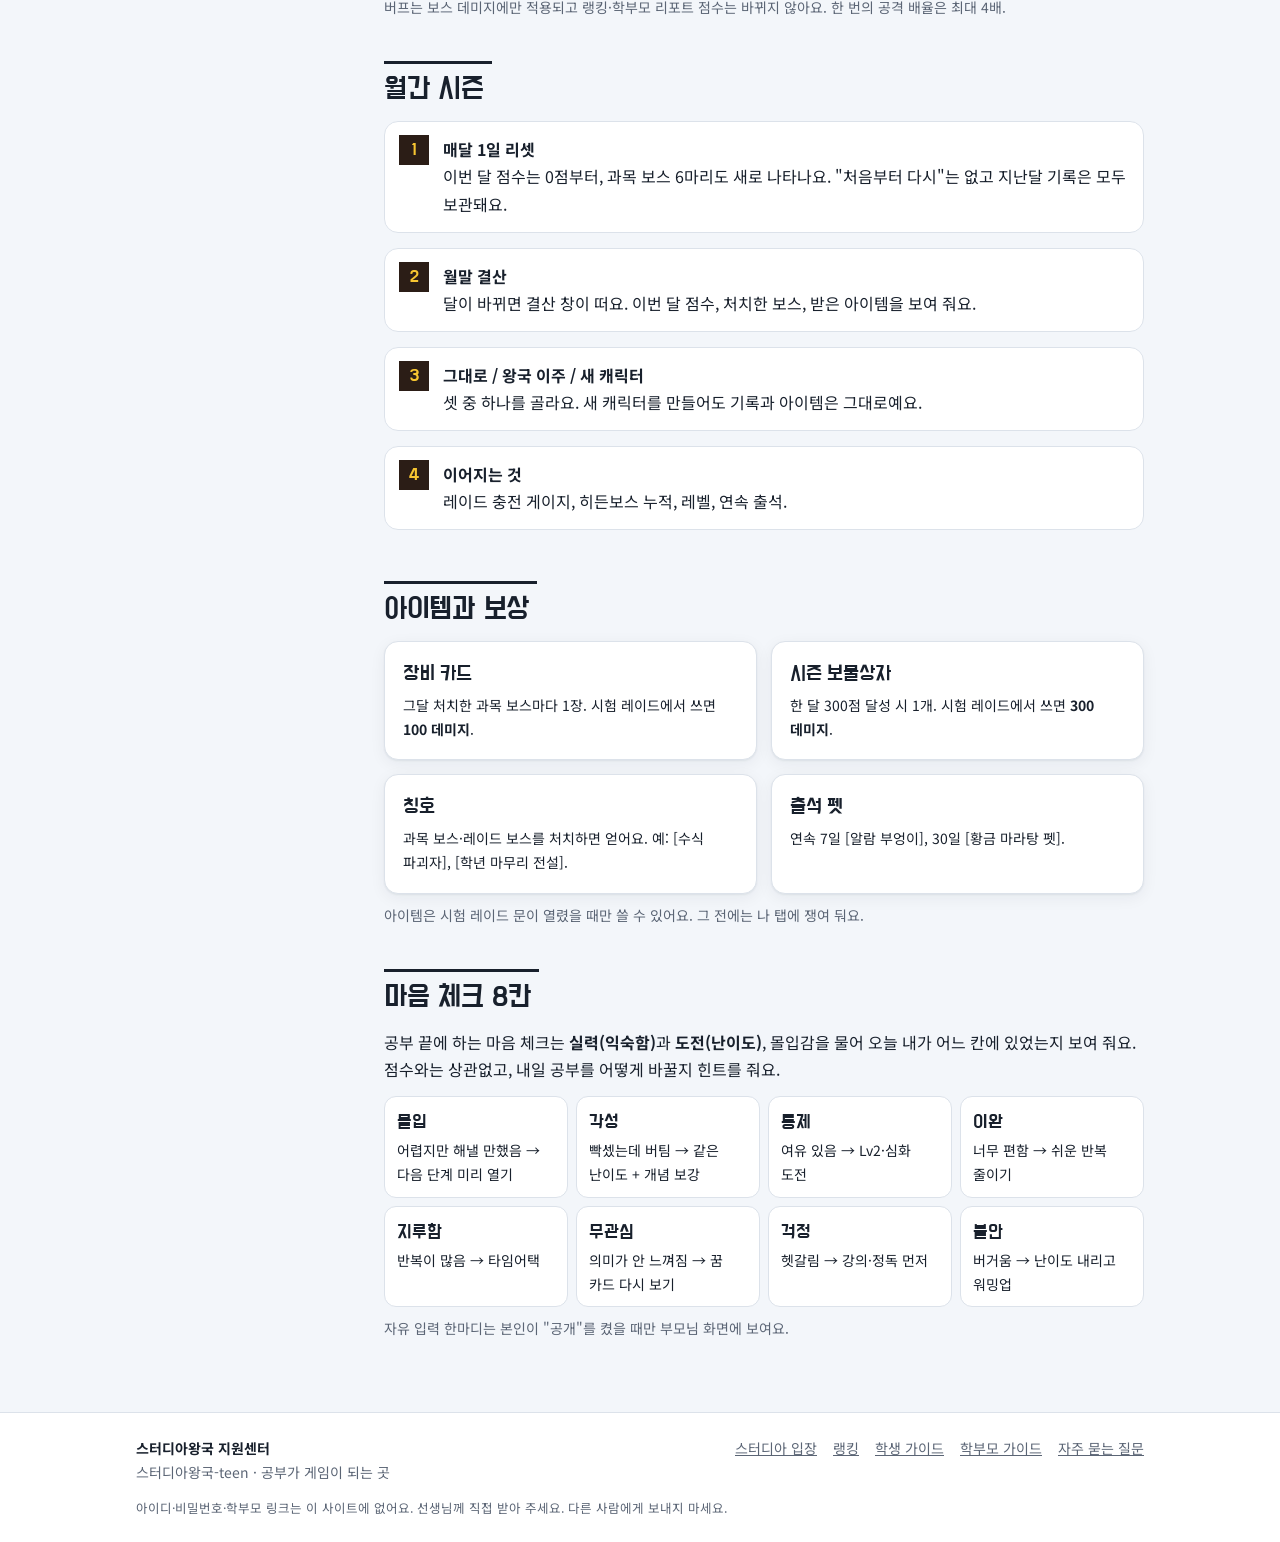
<file: support/rules.html>
<!doctype html>
<html lang="ko">
<head>
<meta charset="utf-8">
<meta name="viewport" content="width=device-width,initial-scale=1">
<title>규칙 도감 · 스터디아왕국 지원센터</title>
<meta name="description" content="스터디아 9대 왕국, 6대 과목 보스, 시험 레이드, 히든보스, 점수표, 월간 시즌과 아이템 규칙.">
<meta name="theme-color" content="#1E3A6E">
<link rel="preconnect" href="https://fonts.googleapis.com">
<link rel="preconnect" href="https://fonts.gstatic.com" crossorigin>
<link href="https://fonts.googleapis.com/css2?family=Do+Hyeon&family=Noto+Sans+KR:wght@400;500;700&display=swap" rel="stylesheet">
<link rel="stylesheet" href="style.css">
<style>
.kcard{border-left:6px solid var(--k)}
.kcard .p{display:inline-block;font-weight:700;color:var(--k);font-size:14px}
.zone{font-size:13px;color:var(--muted)}
.boss h3{display:flex;justify-content:space-between;gap:8px;align-items:baseline}
.boss h3 span{font-family:var(--f-body);font-size:14px;color:var(--red);font-weight:700;white-space:nowrap}
.hp{height:8px;background:var(--line);border-radius:99px;overflow:hidden;margin:6px 0 10px}
.hp i{display:block;height:100%;background:var(--red)}
.cells{display:grid;grid-template-columns:repeat(4,minmax(0,1fr));gap:8px}
@media (max-width:560px){.cells{grid-template-columns:repeat(2,minmax(0,1fr))}}
.cells div{background:var(--surface);border:1px solid var(--line);border-radius:12px;padding:10px 12px;font-size:14px}
.cells b{display:block;font-family:var(--f-title);font-weight:400;font-size:19px}
</style>
</head>
<body data-page="rules">

<div class="page-hero"><div class="wrap">
  <div class="crumb"><a href="index.html">지원센터</a> › 규칙 도감</div>
  <h1>스터디아 규칙 도감</h1>
  <p>왕국, 보스, 점수, 시즌. 궁금한 규칙은 여기서 찾아요.</p>
</div></div>

<div class="wrap guide">
  <nav class="toc" aria-label="이 페이지 목차">
    <b>목차</b>
    <a href="#kingdoms">9대 왕국</a>
    <a href="#bosses">6대 과목 보스</a>
    <a href="#raids">시험 레이드</a>
    <a href="#hidden">히든보스</a>
    <a href="#score">점수표</a>
    <a href="#attend">출석 체크</a>
    <a href="#core">가디언 코어</a>
    <a href="#dmg">데미지와 버프</a>
    <a href="#season">월간 시즌</a>
    <a href="#items">아이템과 보상</a>
    <a href="#flow">마음 체크 8칸</a>
  </nav>

  <div class="doc">

    <section id="kingdoms">
      <h2>9대 왕국</h2>
      <p>대륙 스터디아는 동부·서부·북부 3권역, 9개 왕국으로 나뉘어요. 성향 테스트로 정해지고, 매달 1일에 이주할 수 있어요. 왕국 패시브는 <b>보스 데미지에만</b> 붙어요.</p>
      <div class="grid g3">
        <div class="card kcard" style="--k:#E8559A"><span class="zone">동부</span><h3>도파밍 왕국</h3><span class="p">[즉각 보상]</span><p class="small">퀘스트 완료 시 코인·아이템 드롭률 +20%</p></div>
        <div class="card kcard" style="--k:#C9925E"><span class="zone">동부</span><h3>느좋 공화국</h3><span class="p">[루틴 스택]</span><p class="small">연속 출석 1일당 데미지 +2% (최대 +30%)</p></div>
        <div class="card kcard" style="--k:#F07B3F"><span class="zone">동부</span><h3>감다살 왕국</h3><span class="p">[떼창 시너지]</span><p class="small">파티원과 같은 날 체크하면 +30%</p></div>
        <div class="card kcard" style="--k:#3E8EDB"><span class="zone">서부</span><h3>딸깍 제국</h3><span class="p">[오토 콤보]</span><p class="small">45분 이하 퀘스트 연속 완료마다 +5% (최대 +25%)</p></div>
        <div class="card kcard" style="--k:#D64545"><span class="zone">서부</span><h3>하드캐리 연방</h3><span class="p">[에이스 크리티컬]</span><p class="small">유형 Lv2·N제·암기 인증에 치명타 ×2</p></div>
        <div class="card kcard" style="--k:#8D6E4A"><span class="zone">서부</span><h3>풀템 제국</h3><span class="p">[파밍 가속]</span><p class="small">장비·스킨 해금 속도 +25%</p></div>
        <div class="card kcard" style="--k:#4C7A5A"><span class="zone">북부</span><h3>고인물 요새</h3><span class="p">[장인의 복습]</span><p class="small">오답 퀘스트 1회마다 +5% (최대 +30%)</p></div>
        <div class="card kcard" style="--k:#7A4FD0"><span class="zone">북부</span><h3>궁극기 왕국</h3><span class="p">[풀차지 버스트]</span><p class="small">집중 타이머 완주 시 궁극기 게이지 +40%</p></div>
        <div class="card kcard" style="--k:#2BA7A0"><span class="zone">북부</span><h3>억까탈출 공화국</h3><span class="p">[멘탈 보호막]</span><p class="small">보스 회복 1회 무효, 3일 쉬고 복귀한 날 첫 퀘스트 +50%</p></div>
      </div>
    </section>

    <section id="bosses">
      <h2>6대 과목 보스</h2>
      <p>매달 새로 나타나는 과목 보스. 그 과목 퀘스트를 깰 때마다 데미지가 들어가요. 처치하면 장비와 칭호를 얻어요.</p>
      <div class="grid g2">
        <div class="card boss has-spr"><span class="bspr" data-spr="m" data-sc="3"></span><div class="bd"><h3>이차함수·판별식 골렘 <span>HP 750</span></h3><div class="hp"><i style="width:100%"></i></div><p class="small"><b>수학</b> · 방해 스킬: 허근의 저주, 정의역 이탈, 그래프 평행이동 함정</p><p class="small muted">장비 [황금 컴퍼스 대검] · 칭호 [수식 파괴자]</p></div></div>
        <div class="card boss has-spr"><span class="bspr" data-spr="e" data-sc="3"></span><div class="bd"><h3>가주어·진주어 포식자 <span>HP 600</span></h3><div class="hp"><i style="width:80%"></i></div><p class="small"><b>영어</b> · 방해 스킬: It~that 늪, to부정사·동명사 자리 바꾸기, 목적어 잡아먹기</p><p class="small muted">장비 [원어민의 번역 망토] · 칭호 [단어 지배자]</p></div></div>
        <div class="card boss has-spr"><span class="bspr" data-spr="k" data-sc="3"></span><div class="bd"><h3>시적화자·역설 안개요정 <span>HP 600</span></h3><div class="hp"><i style="width:80%"></i></div><p class="small"><b>국어</b> · 방해 스킬: 화자의 정서 숨기기, 고전시가 해석 불가, 역설과 반어 헷갈리기</p><p class="small muted">장비 [꿰뚫는 형광펜 지팡이] · 칭호 [독해의 신]</p></div></div>
        <div class="card boss has-spr"><span class="bspr" data-spr="c" data-sc="3"></span><div class="bd"><h3>빅뱅·주기율표 슬라임 <span>HP 390</span></h3><div class="hp"><i style="width:52%"></i></div><p class="small"><b>과학</b> · 방해 스킬: 전자껍질 붕괴, 관성의 법칙 튕겨내기, 산화·환원 폭탄</p><p class="small muted">장비 [무지개 플라스크 백팩] · 칭호 [매드 사이언티스트]</p></div></div>
        <div class="card boss has-spr"><span class="bspr" data-spr="s" data-sc="3"></span><div class="bd"><h3>기회비용·시장균형 미로버섯 <span>HP 360</span></h3><div class="hp"><i style="width:48%"></i></div><p class="small"><b>사회</b> · 방해 스킬: 외부효과 역전, 인권·정의 딜레마, 수요·공급 곡선 꼬기</p><p class="small muted">장비 [보이지 않는 손 장갑] · 칭호 [미로 탈출러]</p></div></div>
        <div class="card boss has-spr"><span class="bspr" data-spr="h" data-sc="3"></span><div class="bd"><h3>연표·갑오개혁 드래곤 <span>HP 300</span></h3><div class="hp"><i style="width:40%"></i></div><p class="small"><b>한국사</b> · 방해 스킬: 1894년 동학·갑오 콤보, 왕조 계보 셔플, 사료 연도 지우기</p><p class="small muted">장비 [타임머신 갓 &amp; 도포] · 칭호 [시간 여행자]</p></div></div>
      </div>
      <p class="small muted" style="margin-top:10px">6마리 HP를 합치면 3,000. 한 달 기준치 300점 × 10 = 3,000 데미지라서, 기준치만 채우면 다 잡을 수 있어요. 과목별로는 수학 75점 · 국어 60점 · 영어 60점 · 과학 39점 · 사회 36점 · 한국사 30점이 그 보스를 잡는 한 달 공부량이에요. 앱의 보스전 화면 <b>공략 비법서</b>에서 남은 HP와 하루 목표 점수를 볼 수 있어요.</p>
      <div class="warn" style="margin-top:10px"><b>보스 반격</b> 한 과목을 3일 연속 안 하면 그 과목 보스가 HP 5%를 회복해요(3일마다 반복). 점수는 깎이지 않고, 이미 처치한 보스는 회복하지 않아요. 억까탈출 공화국은 한 달에 1번 막아 줘요.</div>
    </section>

    <section id="raids">
      <h2>시험 레이드 보스 5종</h2>
      <p>평소 공부가 몇 달 동안 <b>충전 게이지</b>로 쌓이고, 시험 기간에 문이 열리면 게이지가 한 번에 터져요. 남은 HP는 시험 기간 공부와 쟁여둔 아이템으로 깎아요.</p>
      <div class="tbl"><table>
        <thead><tr><th>레이드 보스</th><th>시험</th><th>충전</th><th>문 열림</th><th>칭호</th></tr></thead>
        <tbody>
          <tr><td><span class="rspr" data-spr="spring" data-sc="2"></span><b>벚꽃엔딩 로드</b><br><span class="tiny muted">새학기 멘탈 흔들기 · 춘곤증 꽃가루</span></td><td>1학기 중간</td><td>12~3월 (4개월)</td><td>4월</td><td>블라썸 브레이커</td></tr>
          <tr><td><span class="rspr" data-spr="summer" data-sc="2"></span><b>폭염의 여름여름빔 타이탄</b><br><span class="tiny muted">에어컨 고장 빔 · 여름방학 압수</span></td><td>1학기 기말</td><td>5~6월 (2개월)</td><td>7월</td><td>폭염 생존자</td></tr>
          <tr><td><span class="rspr" data-spr="autumn" data-sc="2"></span><b>가을타나봐 센치마왕</b><br><span class="tiny muted">감성 폭발 멍때리기 · 천고마비 식곤증</span></td><td>2학기 중간</td><td>8~9월 (2개월)</td><td>10월</td><td>슬럼프 퇴마사</td></tr>
          <tr><td><span class="rspr" data-spr="winter" data-sc="2"></span><b>눈사람맛좀볼래? 프로스트 킹</b><br><span class="tiny muted">이불 밖은 위험해 · 연말 파티 유혹</span></td><td>2학기 기말</td><td>10~11월 (2개월)</td><td>12월</td><td>학년 마무리 전설</td></tr>
          <tr><td><span class="rspr" data-spr="mock" data-sc="2"></span><b>누적누적빔 오버로드</b><br><span class="tiny muted">3개월 전 기억 소환 · OMR 밀려쓰기</span></td><td>전국 모의고사</td><td>3개월씩</td><td>3·6·9·10월 16일~ <span class="tiny muted">(고등만)</span></td><td>전범위 정복자</td></tr>
        </tbody>
      </table></div>
      <div class="note"><b>중학생은?</b> 처음 시작할 때(또는 나 탭 설정에서) 중학생을 고르면 모의고사 레이드 대신 <b>방학 보스 2종</b>이 나와요. 방학 보스는 충전 없이 방학 동안의 공부로만 잡고, HP는 방학 개월 수 × 3,000이에요.</div>
      <div class="grid g2" style="margin-bottom:1em">
        <div class="card boss has-spr"><span class="bspr" data-spr="vsummer" data-sc="3"></span><div class="bd"><h3>여름방학 늦잠 나무늘보 킹 <span>HP 3,000</span></h3><p class="small"><b>8월</b> · 방해 스킬: 알람 끄기 10연타, 에어컨 앞 무한 낮잠</p><p class="small muted">칭호 [방학 갓생러]</p></div></div>
        <div class="card boss has-spr"><span class="bspr" data-spr="vwinter" data-sc="3"></span><div class="bd"><h3>겨울방학 귤까기 이불요괴 <span>HP 6,000</span></h3><p class="small"><b>1~2월</b> · 방해 스킬: 이불 밖은 남극, 귤 한 박스 순삭</p><p class="small muted">칭호 [이불 탈출 용사]</p></div></div>
      </div>
      <div class="tip"><b>신규 용사 마스터의 가호</b> 2026년 11월 26일~12월 31일에 처음 시작한 학생에게는 오늘 탭에 <b>신규 용사 선물상자</b>가 떠요. 상자를 눌러 열면 받을 혜택이 보이고, '선물 받기'를 누르면 들어오기 전 기간만큼 레이드 충전 게이지와 히든보스 데미지를 미리 채워 줘요(한 달 3,000을 날짜 비율로). 예: 11/26에 시작하면 12월 프로스트 킹 충전 5,500, 히든보스 26,500이 미리 들어가요. 랭킹과 학부모 리포트 점수는 그대로예요.</div>
      <div class="tip"><b>이벤트2 · 마스터의 선물 이벤트</b> 11/26~30에 시작한 학생은 신규 선물상자를 받은 뒤 오늘 탭의 이벤트 상자를 열 수 있어요(12/24까지). 11월 과목 보스는 HP의 70%까지 채워 줘서 남은 30%(모두 합쳐 약 90점)를 11/29~30쯤 잡을 수 있고, 히든보스는 남은 HP가 2,800이 되도록 채워 줘서 하루 약 10점이면 크리스마스 전에 처치할 수 있어요. 이미 때린 만큼은 빼고 채우고, 랭킹·학부모 점수는 그대로예요.</div>
      <div class="note"><b>레이드 HP</b> = 충전 개월 수 × 3,000 + 시험 기간 2주분 1,500. 예: 프로스트 킹은 2 × 3,000 + 1,500 = 7,500.</div>
      <div class="tip"><b>점수는 리셋, 충전은 누적</b> 월 점수는 매달 1일에 0점이 되지만, 같은 공격이 레이드 충전 게이지에도 쌓이고 이건 사라지지 않아요. 충전하는 달마다 기준치 300점(3,000 데미지)을 채우면 게이지가 꽉 차서, 문이 열린 뒤엔 1,500만 남아요. 이건 시험 기간 2주 공부와 월말에 받은 장비 카드(각 100)·보물상자(300)로 마무리해요. 한 달 300점을 넘겨 더 한 몫도 게이지에 들어가요(게이지 최대 = 충전 개월 수 × 3,000).</div>
    </section>

    <section id="hidden">
      <h2>히든보스: 꿈의 문 수문장</h2>
      <div class="boss has-spr" style="margin-top:8px"><span class="bspr" data-spr="hidden" data-sc="3"></span><div class="bd"><p style="margin:0">1년짜리 최종 보스. HP <b>36,000</b>(12개월 × 3,000). 3월부터 1년 동안 매달 공부한 데미지가 계속 누적돼요. 월간 리셋이 되어도 히든보스 누적은 이어져요.</p></div></div>
    </section>

    <section id="score">
      <h2>점수표</h2>
      <div class="tbl"><table>
        <thead><tr><th>활동</th><th class="n">점수</th><th class="n">데미지</th><th class="n">시간</th></tr></thead>
        <tbody>
          <tr><td>강의 <span class="tiny muted">(12/6까지 과목별 주 1회 +1)</span></td><td class="n">5 (6)</td><td class="n">50 (60)</td><td class="n">45분</td></tr>
          <tr><td>단권화</td><td class="n">7</td><td class="n">70</td><td class="n">60분</td></tr>
          <tr><td>유형 Lv1</td><td class="n">4</td><td class="n">40</td><td class="n">45분</td></tr>
          <tr><td>유형 Lv2 <span class="tiny muted">(국영수 60분)</span></td><td class="n">5</td><td class="n">50</td><td class="n">45·60분</td></tr>
          <tr><td>N제</td><td class="n">8</td><td class="n">80</td><td class="n">60분</td></tr>
          <tr><td>오답</td><td class="n">6</td><td class="n">60</td><td class="n">45분</td></tr>
          <tr><td>프린트·교과서 정독</td><td class="n">3</td><td class="n">30</td><td class="n">45분</td></tr>
          <tr><td>외우기 <span class="tiny muted">(선생님 인증 날 5점)</span></td><td class="n">3 (5)</td><td class="n">30 (50)</td><td class="n">45분</td></tr>
          <tr><td>선생님 과제</td><td class="n">4</td><td class="n">40</td><td class="n">45분</td></tr>
          <tr><td>히든미션 숙제검사 <span class="tiny muted">(마스터 체크, 1번 3점)</span></td><td class="n">3×횟수</td><td class="n">-</td><td class="n">-</td></tr>
          <tr><td>영어단어 외우기 <span class="tiny muted">(하루 1회)</span></td><td class="n">3</td><td class="n">30</td><td class="n">30분</td></tr>
          <tr><td>방청소 스스로 하기</td><td class="n">2</td><td class="n">-</td><td class="n">-</td></tr>
          <tr><td>운동하기</td><td class="n">2</td><td class="n">-</td><td class="n">-</td></tr>
          <tr><td>세끼 건강식 먹기</td><td class="n">3</td><td class="n">-</td><td class="n">-</td></tr>
        </tbody>
      </table></div>
      <ul>
        <li>같은 과목은 하루 3회, 같은 과목·같은 활동은 하루 2회까지 (강의는 활동 중복 제한 없음).</li>
        <li>랭킹용 하루 점수 상한 45점. 하루는 새벽 2시 마감.</li>
        <li><b>올클리어 보너스</b>(자정 전 마감): 그날 <b>국어·영어·수학·사회·과학·한국사</b> 퀘스트를 전부 끝내고(영단어 퀘스트는 안 쳐요) 밤 12시 전에 '오늘 끝!'을 누르면 그날 점수의 1%(올림, 최소 1점)를 더 줘요. 45점 상한과 별도로 더해지고, 보스 데미지는 없어요.</li>
        <li id="bonus"><b>보너스 체크</b>(오늘 탭): 학생은 <b>알리기</b>만 하고, 허가는 마스터(관리자)만 해요.<br>· <b>히든미션: 마스터의 가호 · 숙제검사</b> — 숙제를 다 하면 숙제검사 알리기 → 마스터가 검사하고 체크. 점수는 <b>1번 3점</b>(마스터가 학생마다 횟수를 정해요, 2번이면 6점). 체크한 날 랭킹·리포트 점수에 들어가고(45점 상한과 별도, 보스 데미지 없음) <b>마스터의 가호 7일</b>(데미지 +10%)이 켜져요.<br>· <b>스트릭 방패</b> — 공부를 못 한 날이 생기면 다음 날 방패 알리기 → 마스터가 허가하면 그날 연속 출석이 끊기지 않고 보스 반격(회복)도 막아요. 학생이 직접 쓸 수는 없고, 점수는 없어요.</li>
        <li>한 달 기준 300점 = 평일 하루 2시간 = 3,000 데미지.</li>
        <li><b>레이스 지도</b>: 랭킹의 스터디아 성까지 거리는 하루 45점(상한) · 주 100점 · 월 300점(기준). 선두가 넘으면 선두 점수가 성이 돼요. 지도는 랭킹 점수 그대로 보여 줘요(버프·크리티컬 없음).</li>
      </ul>
    </section>

    <section id="attend">
      <h2>출석 체크</h2>
      <div class="tbl"><table>
        <thead><tr><th>항목</th><th>조건</th><th>보상</th></tr></thead>
        <tbody>
          <tr><td><b>출석 도장</b></td><td>그날 공부 퀘스트 1개 이상 완료 (접속만 하면 잠김)</td><td>이번 주 다음 N일차 칸에 왕관 도장 · 연속 출석 +1일</td></tr>
          <tr><td><b>출석 상자</b></td><td>도장이 찍힌 날, 그날 새벽 2시 전에 열기</td><td>궁극기 게이지 +20% (하루 1번)</td></tr>
          <tr><td><b>주간 선물</b></td><td>한 주(월~일) 도장 5개 = 5일차 칸</td><td>이번 달 알(가디언 코어) +5점 (주 1번)</td></tr>
        </tbody>
      </table></div>
      <p class="small muted">출석 보상은 보스 데미지(게이지)와 알 성장에만 들어가요. 랭킹·학부모 리포트 점수는 그대로예요. 알 +5점은 받은 날이 속한 달의 알에 들어가요.</p>
    </section>

    <section id="core">
      <h2>가디언 코어(알)</h2>
      <p>매달 알 하나를 골라 함께 키워요. <b>이달 공부 점수(원점수)</b>가 곧 경험치라서 크리티컬이나 버프로는 자라지 않고, 실제로 공부한 만큼만 자라요. 예외로 <a href="#attend">출석 주간 선물</a>(도장 5개)이 알에 +5점을 줘요. 다음 달 1일에 새 알을 고를 수 있어요(같은 알도 OK).</p>
      <div class="tbl"><table>
        <thead><tr><th>단계</th><th>이달 점수</th><th>변화</th></tr></thead>
        <tbody>
          <tr><td>알</td><td>0~29점</td><td>부화를 기다려요</td></tr>
          <tr><td>부화</td><td>30점</td><td>아기 파트너 등장, 버프 ON</td></tr>
          <tr><td>성장</td><td>150점</td><td>모습이 커지고 버프 1.5배</td></tr>
          <tr><td>최종 각성</td><td>300점</td><td>빛나는 모습 + 코어 도감 등록</td></tr>
        </tbody>
      </table></div>
      <div class="tbl"><table>
        <thead><tr><th>알</th><th>파트너</th><th>버프 (성장 후)</th></tr></thead>
        <tbody>
          <tr><td><b>불꽃알</b> 블레이즈 코어</td><td>아기 드레이크 → 이그니스 드래곤</td><td>랜덤 크리티컬 확률 +5% (+7.5%)</td></tr>
          <tr><td><b>비취알</b> 에버그린 코어</td><td>아기 숲부엉이 → 가디언 아울</td><td>보스 반격 회복량 절반 (75% 감소)</td></tr>
          <tr><td><b>강철알</b> 이지스 코어</td><td>미니 메카봇 → 이지스 나이트</td><td>마음 체크 컨디션 1~2인 날 데미지 +20% (+30%)</td></tr>
          <tr><td><b>심해알</b> 타이달 코어</td><td>아기 수정여우 → 아쿠아 울프</td><td>내가 고른 약점 과목 데미지 +20% (+30%)</td></tr>
        </tbody>
      </table></div>
      <p class="small">부화한 파트너는 내 캐릭터 옆에 서 있다가, 퀘스트를 완료해 공격할 때 보스에게 달려가 한 번 더 쳐요. 부화 <b>콕!</b> · 성장 <b>쾅!</b> · 각성 <b>각성 일격!</b> (연출이라 데미지는 따로 붙지 않아요). 부화 전 알은 흔들흔들.</p>
      <p class="small muted">코어 버프도 보스 데미지에만 들어가요. 랭킹·학부모 리포트 점수는 그대로예요.</p>
    </section>
    <section id="dmg">
      <h2>데미지와 버프</h2>
      <div class="tbl"><table>
        <thead><tr><th>버프</th><th>효과</th><th>얻는 법</th></tr></thead>
        <tbody>
          <tr><td><b>마스터의 가호</b></td><td>7일 동안 데미지 +10%</td><td>선생님 과제 퀘스트 완료(매주 하면 매주 갱신), 또는 마스터가 숙제검사를 체크</td></tr>
          <tr><td><b>음식 포션</b></td><td>30분 동안 데미지 +15%</td><td>보스전 화면에서 하루 2회</td></tr>
          <tr><td><b>궁극기</b></td><td>다음 공격 데미지 ×3</td><td>게이지 100%. 생활 미션 +20%, 출석 상자 +20%, 25분 집중 완주 +20% (궁극기 왕국 +40%)</td></tr>
          <tr><td><b>CRITICAL!</b></td><td>그 공격 데미지 ×1.5</td><td>퀘스트를 완료할 때 15% 확률로 터져요</td></tr>
          <tr><td><b>MEGA HIT!</b></td><td>그 공격 데미지 ×2</td><td>퀘스트를 완료할 때 3% 확률. 체크를 풀었다 다시 눌러도 결과는 같아요</td></tr>
          <tr><td><b>왕국 패시브</b></td><td>왕국마다 다름</td><td><a href="#kingdoms">9대 왕국</a> 참고</td></tr>
        </tbody>
      </table></div>
      <p class="small">보스 HP가 75%·50%·25% 아래로 내려갈 때마다 보스가 금이 가고 새 대사를 해요. 하루 두 번째 완료부터는 COMBO 글자가 떠요(연출만, 데미지 보너스는 딸깍 제국 패시브).</p>
      <p class="small muted">버프는 보스 데미지에만 적용되고 랭킹·학부모 리포트 점수는 바뀌지 않아요. 한 번의 공격 배율은 최대 4배.</p>
    </section>

    <section id="season">
      <h2>월간 시즌</h2>
      <ol class="steps">
        <li><b>매달 1일 리셋</b>이번 달 점수는 0점부터, 과목 보스 6마리도 새로 나타나요. "처음부터 다시"는 없고 지난달 기록은 모두 보관돼요.</li>
        <li><b>월말 결산</b>달이 바뀌면 결산 창이 떠요. 이번 달 점수, 처치한 보스, 받은 아이템을 보여 줘요.</li>
        <li><b>그대로 / 왕국 이주 / 새 캐릭터</b>셋 중 하나를 골라요. 새 캐릭터를 만들어도 기록과 아이템은 그대로예요.</li>
        <li><b>이어지는 것</b>레이드 충전 게이지, 히든보스 누적, 레벨, 연속 출석.</li>
      </ol>
    </section>

    <section id="items">
      <h2>아이템과 보상</h2>
      <div class="grid g2">
        <div class="card"><h3>장비 카드</h3><p class="small">그달 처치한 과목 보스마다 1장. 시험 레이드에서 쓰면 <b>100 데미지</b>.</p></div>
        <div class="card"><h3>시즌 보물상자</h3><p class="small">한 달 300점 달성 시 1개. 시험 레이드에서 쓰면 <b>300 데미지</b>.</p></div>
        <div class="card"><h3>칭호</h3><p class="small">과목 보스·레이드 보스를 처치하면 얻어요. 예: [수식 파괴자], [학년 마무리 전설].</p></div>
        <div class="card"><h3>출석 펫</h3><p class="small">연속 7일 [알람 부엉이], 30일 [황금 마라탕 펫].</p></div>
      </div>
      <p class="small muted" style="margin-top:10px">아이템은 시험 레이드 문이 열렸을 때만 쓸 수 있어요. 그 전에는 나 탭에 쟁여 둬요.</p>
    </section>

    <section id="flow">
      <h2>마음 체크 8칸</h2>
      <p>공부 끝에 하는 마음 체크는 <b>실력(익숙함)</b>과 <b>도전(난이도)</b>, 몰입감을 물어 오늘 내가 어느 칸에 있었는지 보여 줘요. 점수와는 상관없고, 내일 공부를 어떻게 바꿀지 힌트를 줘요.</p>
      <div class="cells">
        <div><b>몰입</b>어렵지만 해낼 만했음 → 다음 단계 미리 열기</div>
        <div><b>각성</b>빡셌는데 버팀 → 같은 난이도 + 개념 보강</div>
        <div><b>통제</b>여유 있음 → Lv2·심화 도전</div>
        <div><b>이완</b>너무 편함 → 쉬운 반복 줄이기</div>
        <div><b>지루함</b>반복이 많음 → 타임어택</div>
        <div><b>무관심</b>의미가 안 느껴짐 → 꿈 카드 다시 보기</div>
        <div><b>걱정</b>헷갈림 → 강의·정독 먼저</div>
        <div><b>불안</b>버거움 → 난이도 내리고 워밍업</div>
      </div>
      <p class="small muted" style="margin-top:10px">자유 입력 한마디는 본인이 "공개"를 켰을 때만 부모님 화면에 보여요.</p>
    </section>

  </div>
</div>
<script src="site.js"></script>
</body>
</html>
</file>
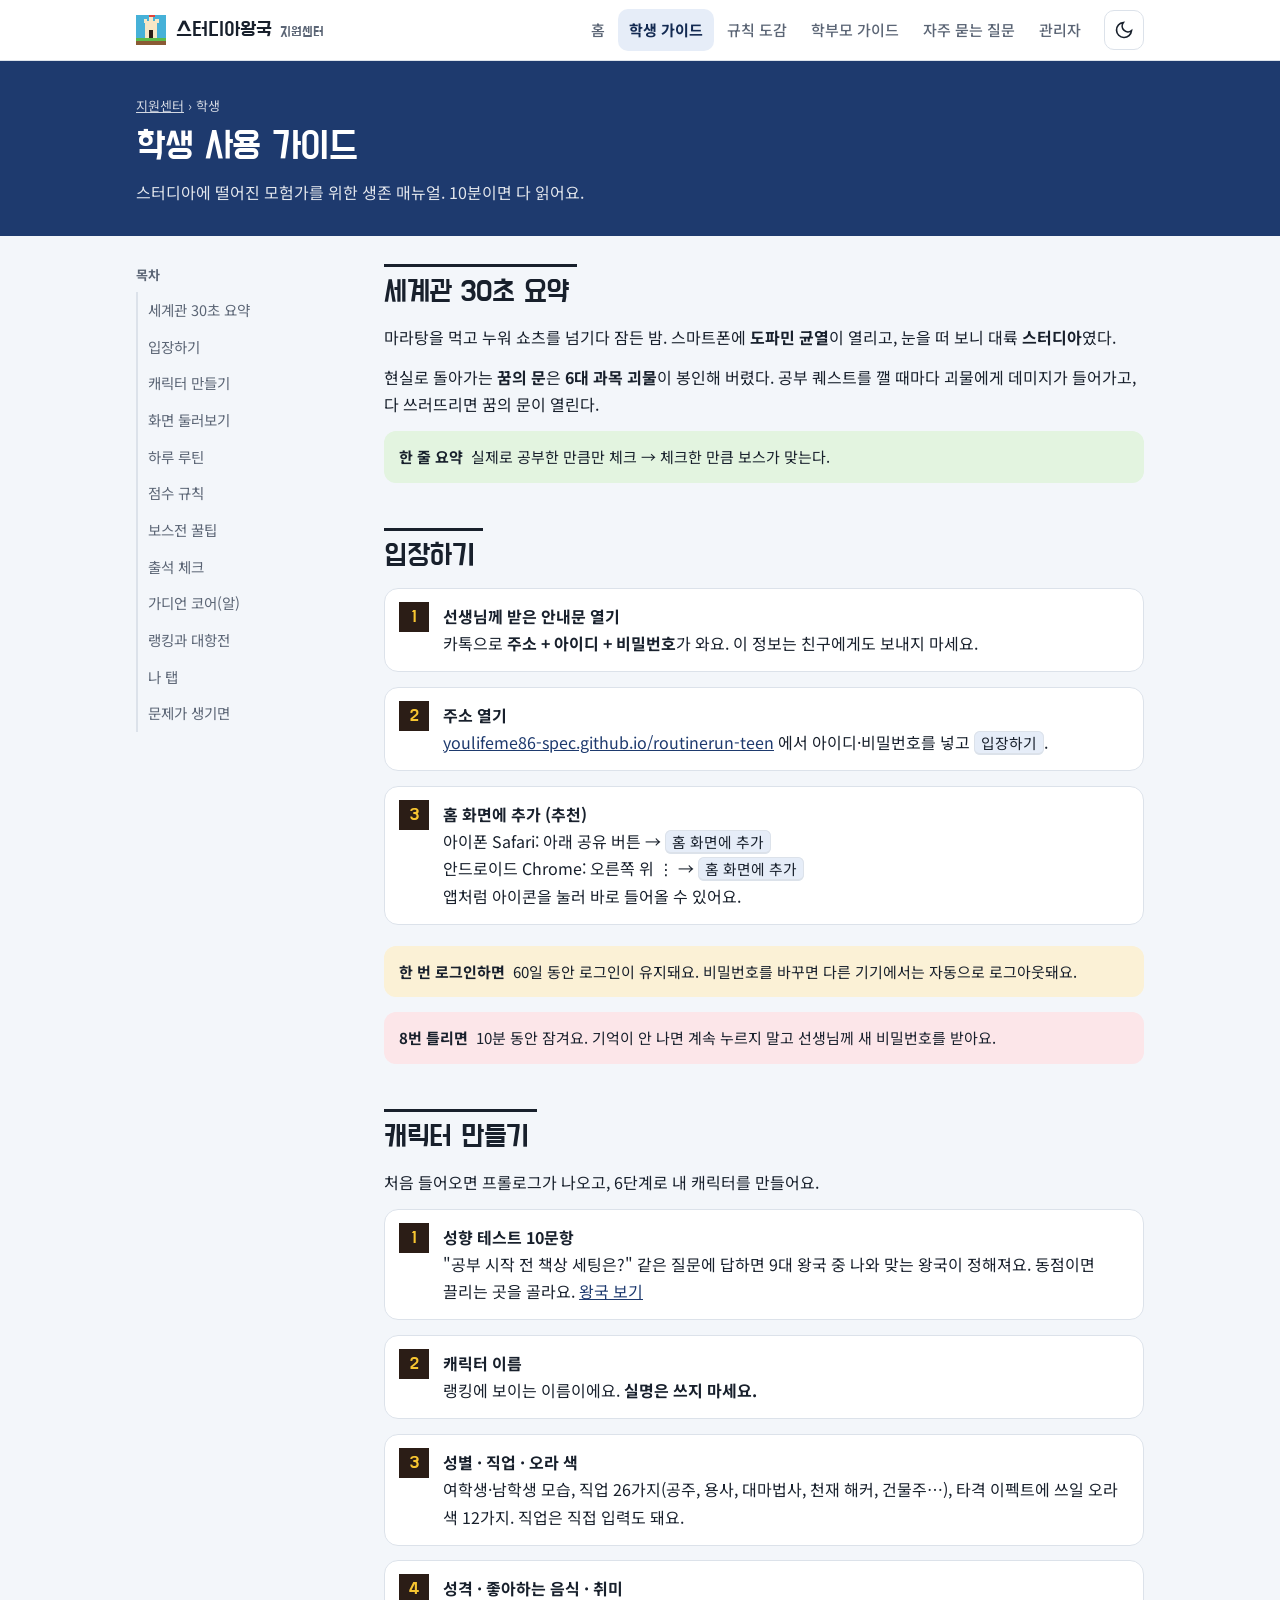
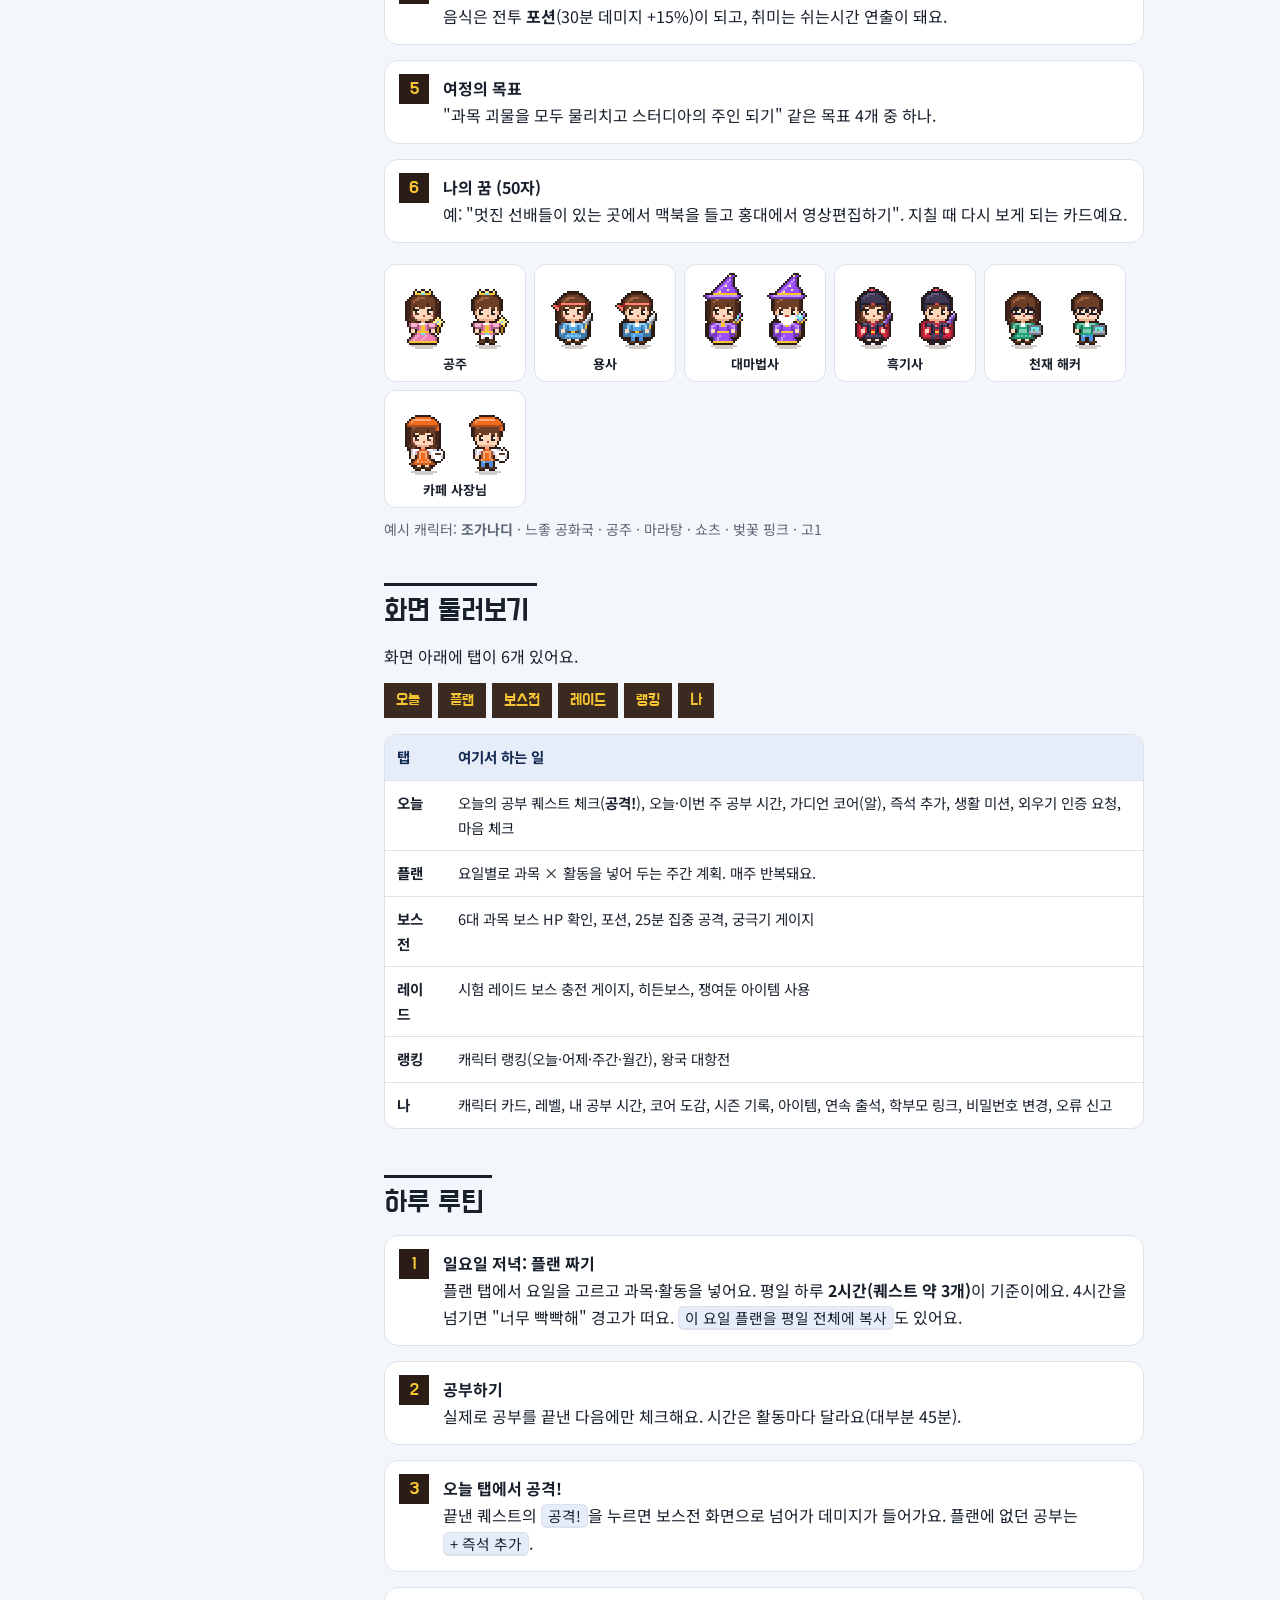
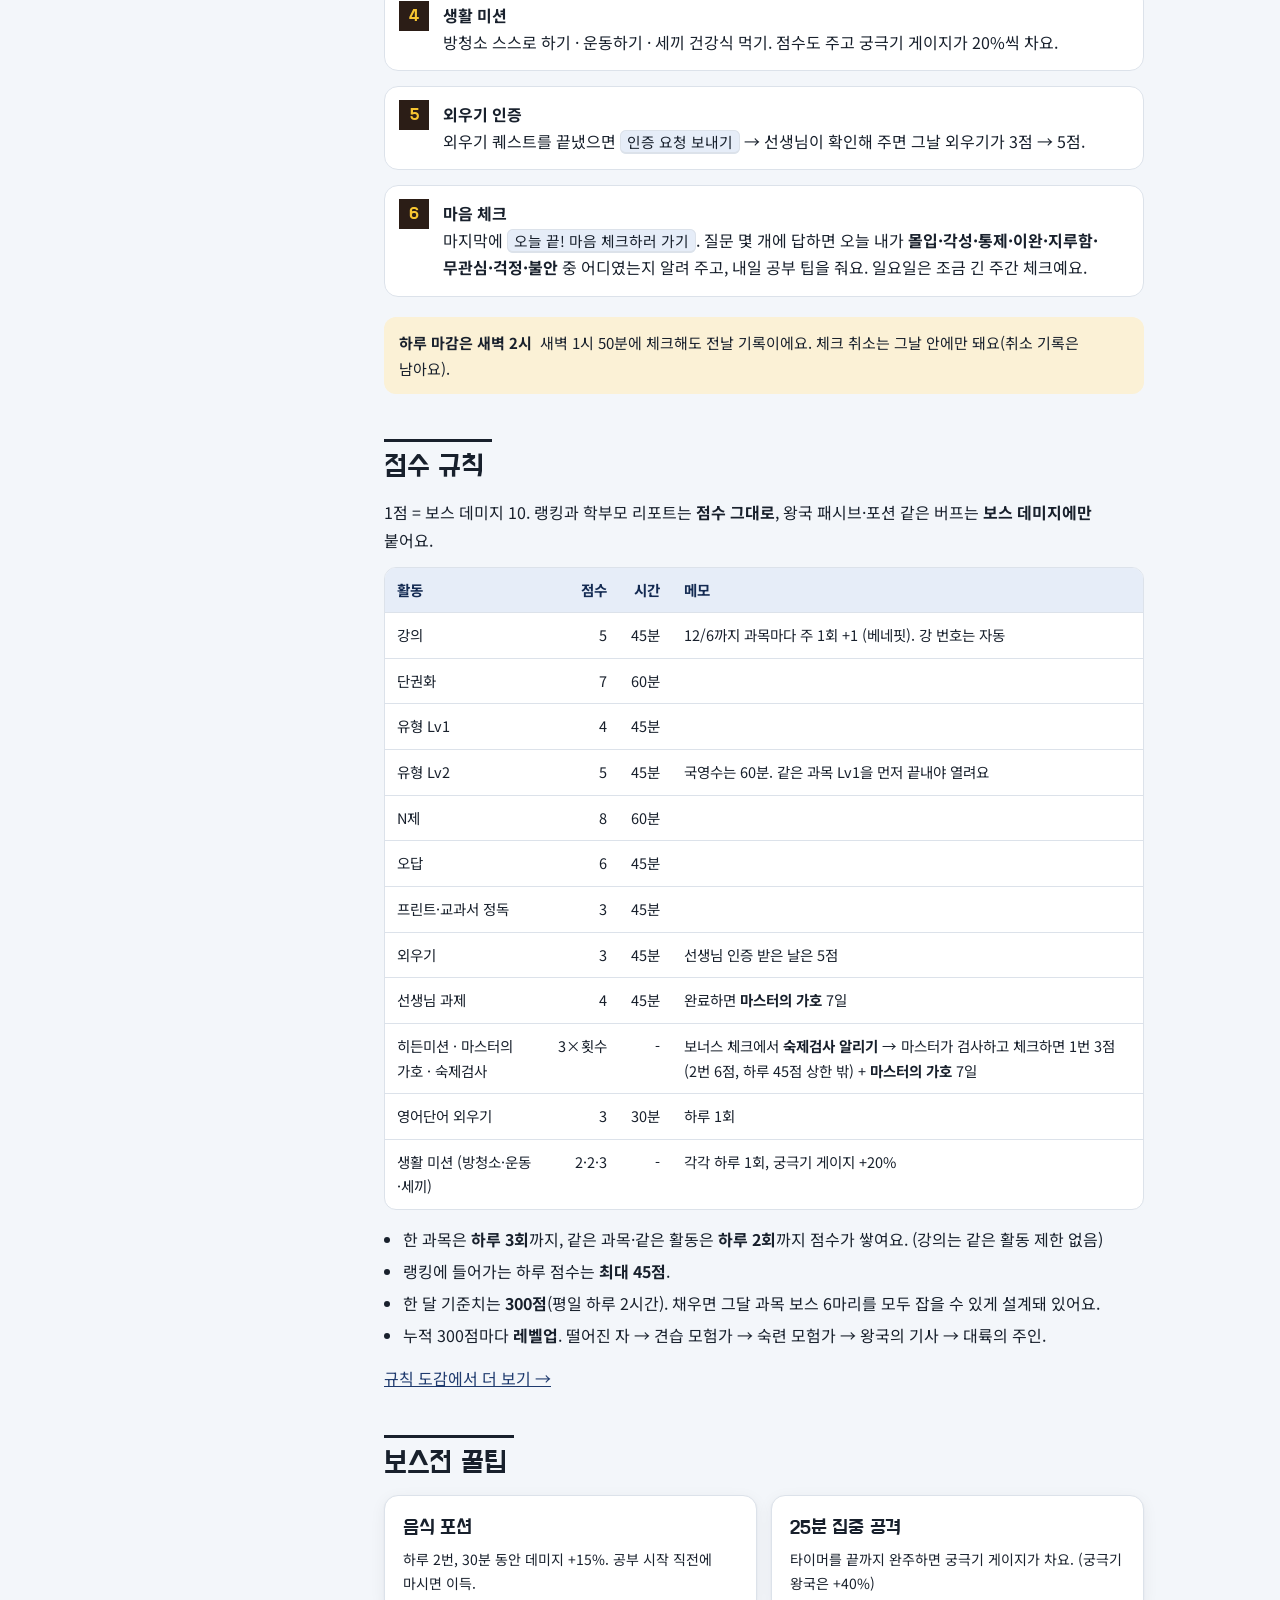
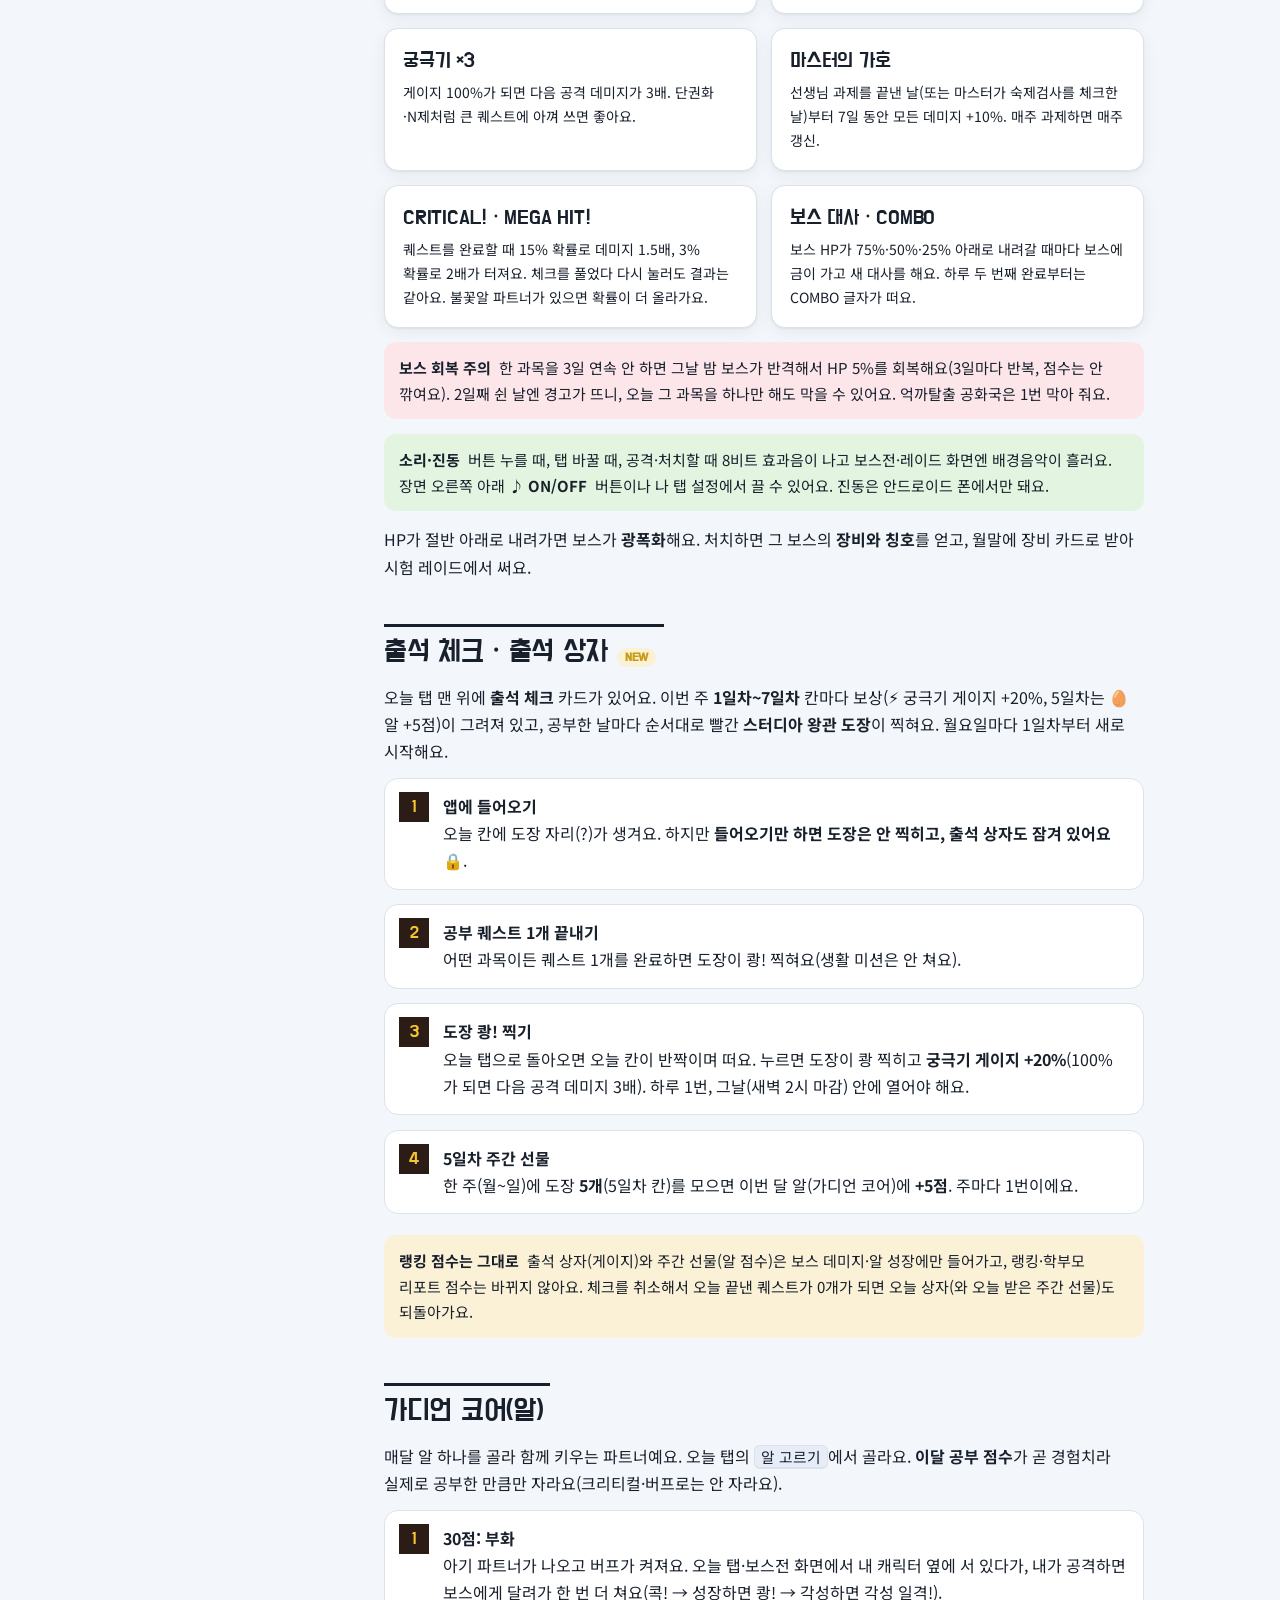
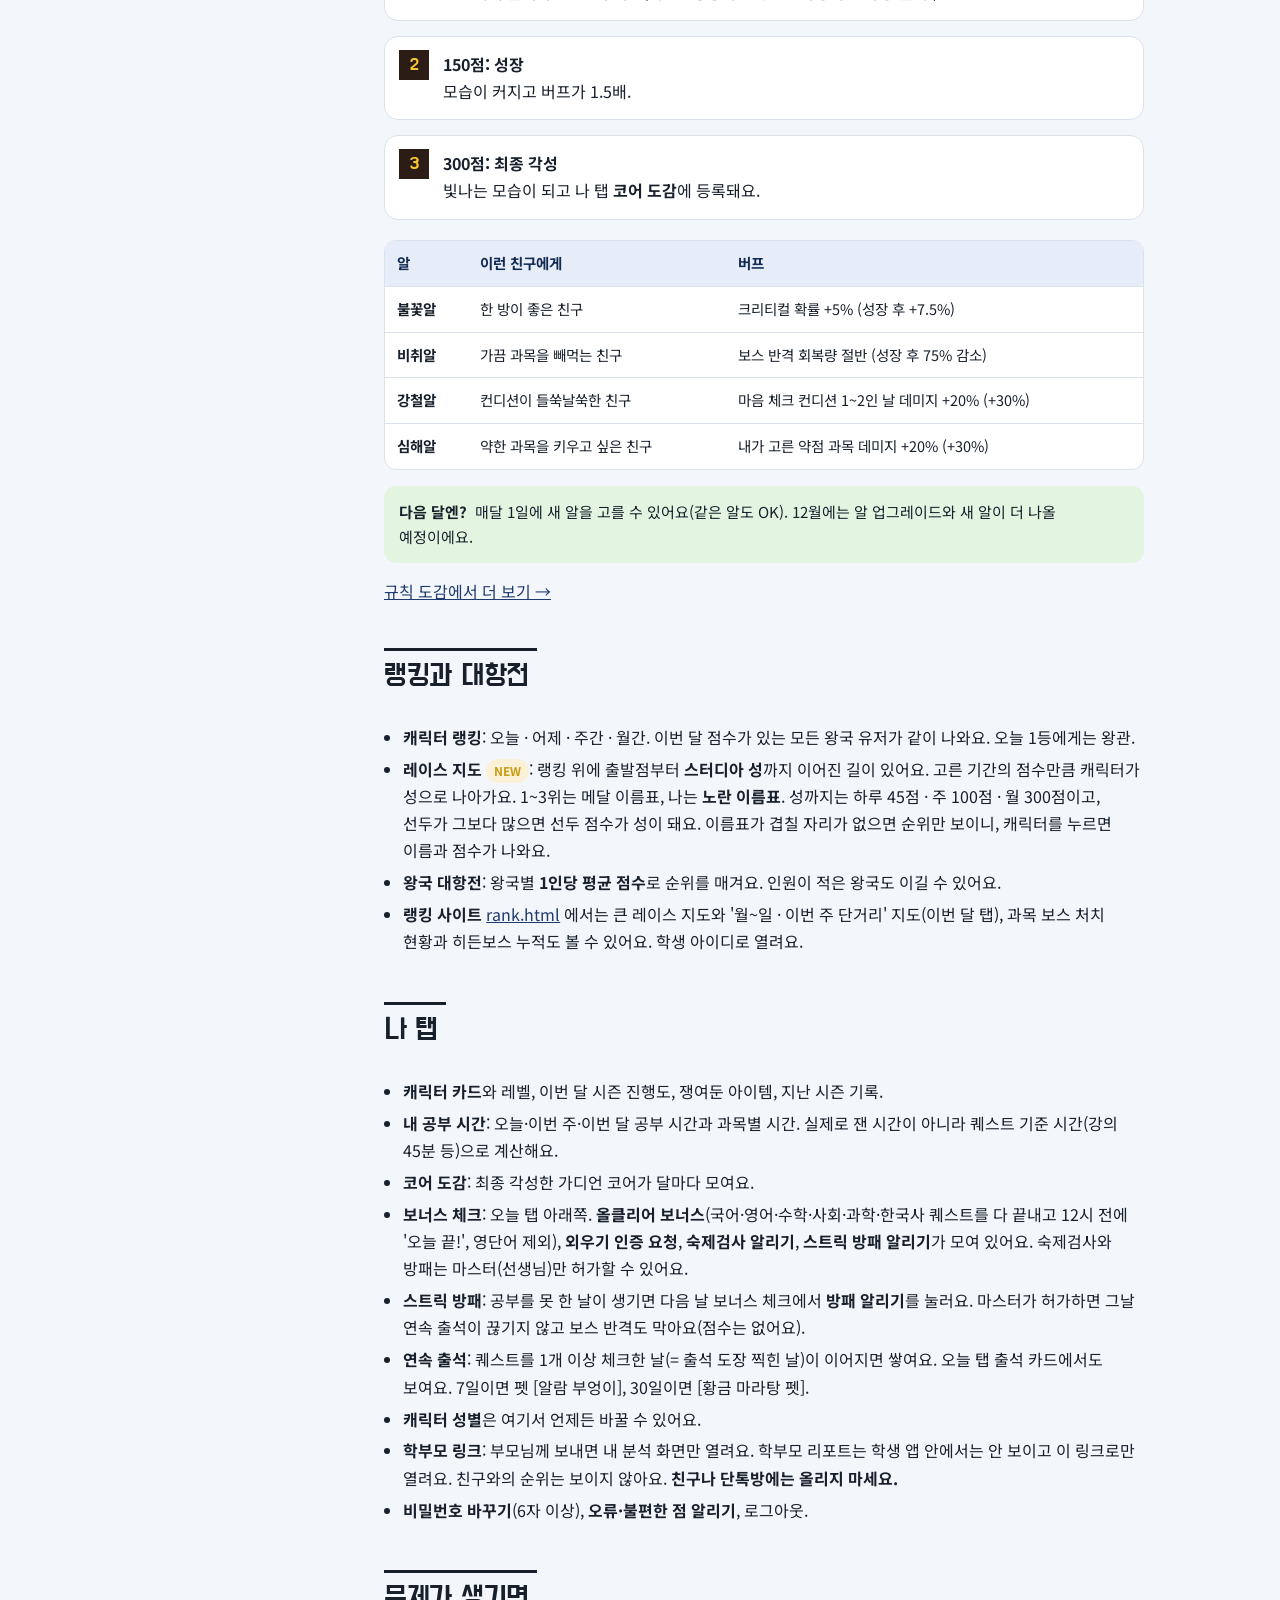
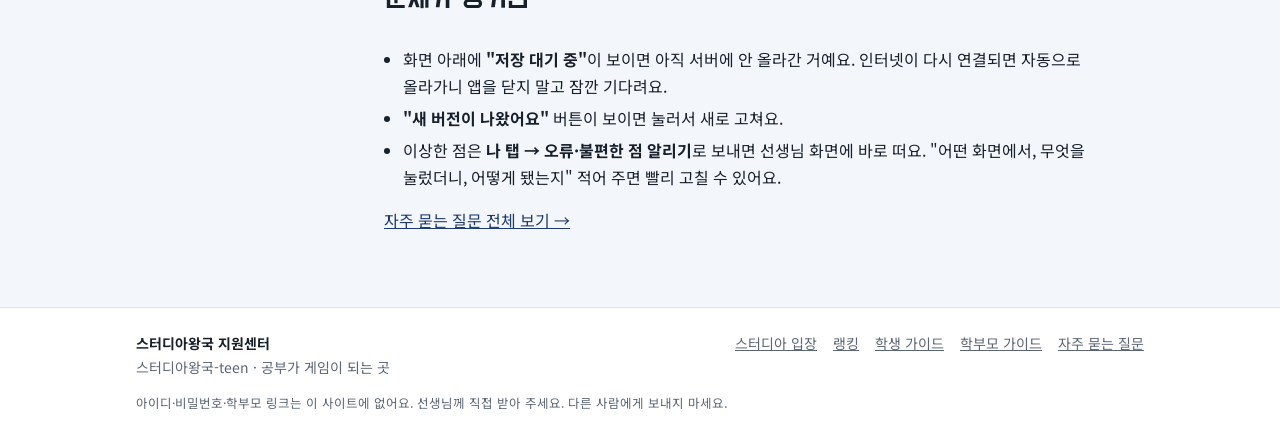
<file: support/student.html>
<!doctype html>
<html lang="ko">
<head>
<meta charset="utf-8">
<meta name="viewport" content="width=device-width,initial-scale=1">
<title>학생 사용 가이드 · 스터디아왕국 지원센터</title>
<meta name="description" content="스터디아왕국 앱 로그인부터 캐릭터 만들기, 퀘스트, 보스전, 랭킹까지 학생 사용 가이드.">
<meta name="theme-color" content="#1E3A6E">
<link rel="preconnect" href="https://fonts.googleapis.com">
<link rel="preconnect" href="https://fonts.gstatic.com" crossorigin>
<link href="https://fonts.googleapis.com/css2?family=Do+Hyeon&family=Noto+Sans+KR:wght@400;500;700&display=swap" rel="stylesheet">
<link rel="stylesheet" href="style.css">
</head>
<body data-page="student">

<div class="page-hero"><div class="wrap">
  <div class="crumb"><a href="index.html">지원센터</a> › 학생</div>
  <h1>학생 사용 가이드</h1>
  <p>스터디아에 떨어진 모험가를 위한 생존 매뉴얼. 10분이면 다 읽어요.</p>
</div></div>

<div class="wrap guide">
  <nav class="toc" aria-label="이 페이지 목차">
    <b>목차</b>
    <a href="#story">세계관 30초 요약</a>
    <a href="#login">입장하기</a>
    <a href="#make">캐릭터 만들기</a>
    <a href="#tabs">화면 둘러보기</a>
    <a href="#day">하루 루틴</a>
    <a href="#score">점수 규칙</a>
    <a href="#boss">보스전 꿀팁</a>
    <a href="#attend">출석 체크</a>
    <a href="#core">가디언 코어(알)</a>
    <a href="#rank">랭킹과 대항전</a>
    <a href="#me">나 탭</a>
    <a href="#help">문제가 생기면</a>
  </nav>

  <div class="doc">

    <section id="story">
      <h2>세계관 30초 요약</h2>
      <p>마라탕을 먹고 누워 쇼츠를 넘기다 잠든 밤. 스마트폰에 <b>도파민 균열</b>이 열리고, 눈을 떠 보니 대륙 <b>스터디아</b>였다.</p>
      <p>현실로 돌아가는 <b>꿈의 문</b>은 <b>6대 과목 괴물</b>이 봉인해 버렸다. 공부 퀘스트를 깰 때마다 괴물에게 데미지가 들어가고, 다 쓰러뜨리면 꿈의 문이 열린다.</p>
      <div class="tip"><b>한 줄 요약</b> 실제로 공부한 만큼만 체크 → 체크한 만큼 보스가 맞는다.</div>
    </section>

    <section id="login">
      <h2>입장하기</h2>
      <ol class="steps">
        <li><b>선생님께 받은 안내문 열기</b>카톡으로 <b>주소 + 아이디 + 비밀번호</b>가 와요. 이 정보는 친구에게도 보내지 마세요.</li>
        <li><b>주소 열기</b><a href="../">youlifeme86-spec.github.io/routinerun-teen</a> 에서 아이디·비밀번호를 넣고 <span class="kbd">입장하기</span>.</li>
        <li><b>홈 화면에 추가 (추천)</b>
          아이폰 Safari: 아래 공유 버튼 → <span class="kbd">홈 화면에 추가</span><br>
          안드로이드 Chrome: 오른쪽 위 ⋮ → <span class="kbd">홈 화면에 추가</span><br>
          앱처럼 아이콘을 눌러 바로 들어올 수 있어요.</li>
      </ol>
      <div class="note"><b>한 번 로그인하면</b> 60일 동안 로그인이 유지돼요. 비밀번호를 바꾸면 다른 기기에서는 자동으로 로그아웃돼요.</div>
      <div class="warn"><b>8번 틀리면</b> 10분 동안 잠겨요. 기억이 안 나면 계속 누르지 말고 선생님께 새 비밀번호를 받아요.</div>
    </section>

    <section id="make">
      <h2>캐릭터 만들기</h2>
      <p>처음 들어오면 프롤로그가 나오고, 6단계로 내 캐릭터를 만들어요.</p>
      <ol class="steps">
        <li><b>성향 테스트 10문항</b>"공부 시작 전 책상 세팅은?" 같은 질문에 답하면 9대 왕국 중 나와 맞는 왕국이 정해져요. 동점이면 끌리는 곳을 골라요. <a href="rules.html#kingdoms">왕국 보기</a></li>
        <li><b>캐릭터 이름</b>랭킹에 보이는 이름이에요. <b>실명은 쓰지 마세요.</b></li>
        <li><b>성별 · 직업 · 오라 색</b>여학생·남학생 모습, 직업 26가지(공주, 용사, 대마법사, 천재 해커, 건물주…), 타격 이펙트에 쓰일 오라 색 12가지. 직업은 직접 입력도 돼요.</li>
        <li><b>성격 · 좋아하는 음식 · 취미</b>음식은 전투 <b>포션</b>(30분 데미지 +15%)이 되고, 취미는 쉬는시간 연출이 돼요.</li>
        <li><b>여정의 목표</b>"과목 괴물을 모두 물리치고 스터디아의 주인 되기" 같은 목표 4개 중 하나.</li>
        <li><b>나의 꿈 (50자)</b>예: "멋진 선배들이 있는 곳에서 맥북을 들고 홍대에서 영상편집하기". 지칠 때 다시 보게 되는 카드예요.</li>
      </ol>
      <div class="jobstrip" aria-label="직업별 캐릭터 예시"><figure><div><span data-spr="hero" data-job="공주" data-hero="#EE7FAE" data-sc="3"></span><span data-spr="heroM" data-job="공주" data-hero="#EE7FAE" data-sc="3"></span></div><figcaption>공주</figcaption></figure><figure><div><span data-spr="hero" data-job="용사" data-hero="#4FA9E8" data-sc="3"></span><span data-spr="heroM" data-job="용사" data-hero="#4FA9E8" data-sc="3"></span></div><figcaption>용사</figcaption></figure><figure><div><span data-spr="hero" data-job="대마법사" data-hero="#9B4DFF" data-sc="3"></span><span data-spr="heroM" data-job="대마법사" data-hero="#9B4DFF" data-sc="3"></span></div><figcaption>대마법사</figcaption></figure><figure><div><span data-spr="hero" data-job="흑기사" data-hero="#D7263D" data-sc="3"></span><span data-spr="heroM" data-job="흑기사" data-hero="#D7263D" data-sc="3"></span></div><figcaption>흑기사</figcaption></figure><figure><div><span data-spr="hero" data-job="천재 해커" data-hero="#1FA67A" data-sc="3"></span><span data-spr="heroM" data-job="천재 해커" data-hero="#1FA67A" data-sc="3"></span></div><figcaption>천재 해커</figcaption></figure><figure><div><span data-spr="hero" data-job="카페 사장님" data-hero="#F26B1D" data-sc="3"></span><span data-spr="heroM" data-job="카페 사장님" data-hero="#F26B1D" data-sc="3"></span></div><figcaption>카페 사장님</figcaption></figure></div>
      <p class="small muted">예시 캐릭터: <b>조가나디</b> · 느좋 공화국 · 공주 · 마라탕 · 쇼츠 · 벚꽃 핑크 · 고1</p>
    </section>

    <section id="tabs">
      <h2>화면 둘러보기</h2>
      <p>화면 아래에 탭이 6개 있어요.</p>
      <div class="phone-tabs"><span>오늘</span><span>플랜</span><span>보스전</span><span>레이드</span><span>랭킹</span><span>나</span></div>
      <div class="tbl"><table>
        <thead><tr><th>탭</th><th>여기서 하는 일</th></tr></thead>
        <tbody>
          <tr><td><b>오늘</b></td><td>오늘의 공부 퀘스트 체크(<b>공격!</b>), 오늘·이번 주 공부 시간, 가디언 코어(알), 즉석 추가, 생활 미션, 외우기 인증 요청, 마음 체크</td></tr>
          <tr><td><b>플랜</b></td><td>요일별로 과목 × 활동을 넣어 두는 주간 계획. 매주 반복돼요.</td></tr>
          <tr><td><b>보스전</b></td><td>6대 과목 보스 HP 확인, 포션, 25분 집중 공격, 궁극기 게이지</td></tr>
          <tr><td><b>레이드</b></td><td>시험 레이드 보스 충전 게이지, 히든보스, 쟁여둔 아이템 사용</td></tr>
          <tr><td><b>랭킹</b></td><td>캐릭터 랭킹(오늘·어제·주간·월간), 왕국 대항전</td></tr>
          <tr><td><b>나</b></td><td>캐릭터 카드, 레벨, 내 공부 시간, 코어 도감, 시즌 기록, 아이템, 연속 출석, 학부모 링크, 비밀번호 변경, 오류 신고</td></tr>
        </tbody>
      </table></div>
    </section>

    <section id="day">
      <h2>하루 루틴</h2>
      <ol class="steps">
        <li><b>일요일 저녁: 플랜 짜기</b>플랜 탭에서 요일을 고르고 과목·활동을 넣어요. 평일 하루 <b>2시간(퀘스트 약 3개)</b>이 기준이에요. 4시간을 넘기면 "너무 빡빡해" 경고가 떠요. <span class="kbd">이 요일 플랜을 평일 전체에 복사</span>도 있어요.</li>
        <li><b>공부하기</b>실제로 공부를 끝낸 다음에만 체크해요. 시간은 활동마다 달라요(대부분 45분).</li>
        <li><b>오늘 탭에서 공격!</b>끝낸 퀘스트의 <span class="kbd">공격!</span>을 누르면 보스전 화면으로 넘어가 데미지가 들어가요. 플랜에 없던 공부는 <span class="kbd">+ 즉석 추가</span>.</li>
        <li><b>생활 미션</b>방청소 스스로 하기 · 운동하기 · 세끼 건강식 먹기. 점수도 주고 궁극기 게이지가 20%씩 차요.</li>
        <li><b>외우기 인증</b>외우기 퀘스트를 끝냈으면 <span class="kbd">인증 요청 보내기</span> → 선생님이 확인해 주면 그날 외우기가 3점 → 5점.</li>
        <li><b>마음 체크</b>마지막에 <span class="kbd">오늘 끝! 마음 체크하러 가기</span>. 질문 몇 개에 답하면 오늘 내가 <b>몰입·각성·통제·이완·지루함·무관심·걱정·불안</b> 중 어디였는지 알려 주고, 내일 공부 팁을 줘요. 일요일은 조금 긴 주간 체크예요.</li>
      </ol>
      <div class="note"><b>하루 마감은 새벽 2시</b> 새벽 1시 50분에 체크해도 전날 기록이에요. 체크 취소는 그날 안에만 돼요(취소 기록은 남아요).</div>
    </section>

    <section id="score">
      <h2>점수 규칙</h2>
      <p>1점 = 보스 데미지 10. 랭킹과 학부모 리포트는 <b>점수 그대로</b>, 왕국 패시브·포션 같은 버프는 <b>보스 데미지에만</b> 붙어요.</p>
      <div class="tbl"><table>
        <thead><tr><th>활동</th><th class="n">점수</th><th class="n">시간</th><th>메모</th></tr></thead>
        <tbody>
          <tr><td>강의</td><td class="n">5</td><td class="n">45분</td><td>12/6까지 과목마다 주 1회 +1 (베네핏). 강 번호는 자동</td></tr>
          <tr><td>단권화</td><td class="n">7</td><td class="n">60분</td><td></td></tr>
          <tr><td>유형 Lv1</td><td class="n">4</td><td class="n">45분</td><td></td></tr>
          <tr><td>유형 Lv2</td><td class="n">5</td><td class="n">45분</td><td>국영수는 60분. 같은 과목 Lv1을 먼저 끝내야 열려요</td></tr>
          <tr><td>N제</td><td class="n">8</td><td class="n">60분</td><td></td></tr>
          <tr><td>오답</td><td class="n">6</td><td class="n">45분</td><td></td></tr>
          <tr><td>프린트·교과서 정독</td><td class="n">3</td><td class="n">45분</td><td></td></tr>
          <tr><td>외우기</td><td class="n">3</td><td class="n">45분</td><td>선생님 인증 받은 날은 5점</td></tr>
          <tr><td>선생님 과제</td><td class="n">4</td><td class="n">45분</td><td>완료하면 <b>마스터의 가호</b> 7일</td></tr>
          <tr id="hw"><td>히든미션 · 마스터의 가호 · 숙제검사</td><td class="n">3×횟수</td><td class="n">-</td><td>보너스 체크에서 <b>숙제검사 알리기</b> → 마스터가 검사하고 체크하면 1번 3점(2번 6점, 하루 45점 상한 밖) + <b>마스터의 가호</b> 7일</td></tr>
          <tr><td>영어단어 외우기</td><td class="n">3</td><td class="n">30분</td><td>하루 1회</td></tr>
          <tr><td>생활 미션 (방청소·운동·세끼)</td><td class="n">2·2·3</td><td class="n">-</td><td>각각 하루 1회, 궁극기 게이지 +20%</td></tr>
        </tbody>
      </table></div>
      <ul>
        <li>한 과목은 <b>하루 3회</b>까지, 같은 과목·같은 활동은 <b>하루 2회</b>까지 점수가 쌓여요. (강의는 같은 활동 제한 없음)</li>
        <li>랭킹에 들어가는 하루 점수는 <b>최대 45점</b>.</li>
        <li>한 달 기준치는 <b>300점</b>(평일 하루 2시간). 채우면 그달 과목 보스 6마리를 모두 잡을 수 있게 설계돼 있어요.</li>
        <li>누적 300점마다 <b>레벨업</b>. 떨어진 자 → 견습 모험가 → 숙련 모험가 → 왕국의 기사 → 대륙의 주인.</li>
      </ul>
      <p><a href="rules.html#score">규칙 도감에서 더 보기 →</a></p>
    </section>

    <section id="boss">
      <h2>보스전 꿀팁</h2>
      <div class="grid g2">
        <div class="card"><h3>음식 포션</h3><p class="small">하루 2번, 30분 동안 데미지 +15%. 공부 시작 직전에 마시면 이득.</p></div>
        <div class="card"><h3>25분 집중 공격</h3><p class="small">타이머를 끝까지 완주하면 궁극기 게이지가 차요. (궁극기 왕국은 +40%)</p></div>
        <div class="card"><h3>궁극기 ×3</h3><p class="small">게이지 100%가 되면 다음 공격 데미지가 3배. 단권화·N제처럼 큰 퀘스트에 아껴 쓰면 좋아요.</p></div>
        <div class="card"><h3>마스터의 가호</h3><p class="small">선생님 과제를 끝낸 날(또는 마스터가 숙제검사를 체크한 날)부터 7일 동안 모든 데미지 +10%. 매주 과제하면 매주 갱신.</p></div>
        <div class="card"><h3>CRITICAL! · MEGA HIT!</h3><p class="small">퀘스트를 완료할 때 15% 확률로 데미지 1.5배, 3% 확률로 2배가 터져요. 체크를 풀었다 다시 눌러도 결과는 같아요. 불꽃알 파트너가 있으면 확률이 더 올라가요.</p></div>
        <div class="card"><h3>보스 대사 · COMBO</h3><p class="small">보스 HP가 75%·50%·25% 아래로 내려갈 때마다 보스에 금이 가고 새 대사를 해요. 하루 두 번째 완료부터는 COMBO 글자가 떠요.</p></div>
      </div>
      <div class="warn" style="margin-top:14px"><b>보스 회복 주의</b> 한 과목을 3일 연속 안 하면 그날 밤 보스가 반격해서 HP 5%를 회복해요(3일마다 반복, 점수는 안 깎여요). 2일째 쉰 날엔 경고가 뜨니, 오늘 그 과목을 하나만 해도 막을 수 있어요. 억까탈출 공화국은 1번 막아 줘요.</div>
      <div class="tip"><b>소리·진동</b> 버튼 누를 때, 탭 바꿀 때, 공격·처치할 때 8비트 효과음이 나고 보스전·레이드 화면엔 배경음악이 흘러요. 장면 오른쪽 아래 <b>♪ ON/OFF</b> 버튼이나 나 탭 설정에서 끌 수 있어요. 진동은 안드로이드 폰에서만 돼요.</div>
      <p>HP가 절반 아래로 내려가면 보스가 <b>광폭화</b>해요. 처치하면 그 보스의 <b>장비와 칭호</b>를 얻고, 월말에 장비 카드로 받아 시험 레이드에서 써요.</p>
    </section>

    <section id="attend">
      <h2>출석 체크 · 출석 상자 <span class="tag gold">NEW</span></h2>
      <p>오늘 탭 맨 위에 <b>출석 체크</b> 카드가 있어요. 이번 주 <b>1일차~7일차</b> 칸마다 보상(⚡ 궁극기 게이지 +20%, 5일차는 🥚 알 +5점)이 그려져 있고, 공부한 날마다 순서대로 빨간 <b>스터디아 왕관 도장</b>이 찍혀요. 월요일마다 1일차부터 새로 시작해요.</p>
      <ol class="steps">
        <li><b>앱에 들어오기</b>오늘 칸에 도장 자리(?)가 생겨요. 하지만 <b>들어오기만 하면 도장은 안 찍히고, 출석 상자도 잠겨 있어요</b> 🔒.</li>
        <li><b>공부 퀘스트 1개 끝내기</b>어떤 과목이든 퀘스트 1개를 완료하면 도장이 쾅! 찍혀요(생활 미션은 안 쳐요).</li>
        <li><b>도장 쾅! 찍기</b>오늘 탭으로 돌아오면 오늘 칸이 반짝이며 떠요. 누르면 도장이 쾅 찍히고 <b>궁극기 게이지 +20%</b>(100%가 되면 다음 공격 데미지 3배). 하루 1번, 그날(새벽 2시 마감) 안에 열어야 해요.</li>
        <li><b>5일차 주간 선물</b>한 주(월~일)에 도장 <b>5개</b>(5일차 칸)를 모으면 이번 달 알(가디언 코어)에 <b>+5점</b>. 주마다 1번이에요.</li>
      </ol>
      <div class="note"><b>랭킹 점수는 그대로</b> 출석 상자(게이지)와 주간 선물(알 점수)은 보스 데미지·알 성장에만 들어가고, 랭킹·학부모 리포트 점수는 바뀌지 않아요. 체크를 취소해서 오늘 끝낸 퀘스트가 0개가 되면 오늘 상자(와 오늘 받은 주간 선물)도 되돌아가요.</div>
    </section>

    <section id="core">
      <h2>가디언 코어(알)</h2>
      <p>매달 알 하나를 골라 함께 키우는 파트너예요. 오늘 탭의 <span class="kbd">알 고르기</span>에서 골라요. <b>이달 공부 점수</b>가 곧 경험치라 실제로 공부한 만큼만 자라요(크리티컬·버프로는 안 자라요).</p>
      <ol class="steps">
        <li><b>30점: 부화</b>아기 파트너가 나오고 버프가 켜져요. 오늘 탭·보스전 화면에서 내 캐릭터 옆에 서 있다가, 내가 공격하면 보스에게 달려가 한 번 더 쳐요(콕! → 성장하면 쾅! → 각성하면 각성 일격!).</li>
        <li><b>150점: 성장</b>모습이 커지고 버프가 1.5배.</li>
        <li><b>300점: 최종 각성</b>빛나는 모습이 되고 나 탭 <b>코어 도감</b>에 등록돼요.</li>
      </ol>
      <div class="tbl"><table>
        <thead><tr><th>알</th><th>이런 친구에게</th><th>버프</th></tr></thead>
        <tbody>
          <tr><td><b>불꽃알</b></td><td>한 방이 좋은 친구</td><td>크리티컬 확률 +5% (성장 후 +7.5%)</td></tr>
          <tr><td><b>비취알</b></td><td>가끔 과목을 빼먹는 친구</td><td>보스 반격 회복량 절반 (성장 후 75% 감소)</td></tr>
          <tr><td><b>강철알</b></td><td>컨디션이 들쑥날쑥한 친구</td><td>마음 체크 컨디션 1~2인 날 데미지 +20% (+30%)</td></tr>
          <tr><td><b>심해알</b></td><td>약한 과목을 키우고 싶은 친구</td><td>내가 고른 약점 과목 데미지 +20% (+30%)</td></tr>
        </tbody>
      </table></div>
      <div class="tip"><b>다음 달엔?</b> 매달 1일에 새 알을 고를 수 있어요(같은 알도 OK). 12월에는 알 업그레이드와 새 알이 더 나올 예정이에요.</div>
      <p><a href="rules.html#core">규칙 도감에서 더 보기 →</a></p>
    </section>

    <section id="rank">
      <h2>랭킹과 대항전</h2>
      <ul>
        <li><b>캐릭터 랭킹</b>: 오늘 · 어제 · 주간 · 월간. 이번 달 점수가 있는 모든 왕국 유저가 같이 나와요. 오늘 1등에게는 왕관.</li>
        <li><b>레이스 지도</b> <span class="tag gold">NEW</span>: 랭킹 위에 출발점부터 <b>스터디아 성</b>까지 이어진 길이 있어요. 고른 기간의 점수만큼 캐릭터가 성으로 나아가요. 1~3위는 메달 이름표, 나는 <b>노란 이름표</b>. 성까지는 하루 45점 · 주 100점 · 월 300점이고, 선두가 그보다 많으면 선두 점수가 성이 돼요. 이름표가 겹칠 자리가 없으면 순위만 보이니, 캐릭터를 누르면 이름과 점수가 나와요.</li>
        <li><b>왕국 대항전</b>: 왕국별 <b>1인당 평균 점수</b>로 순위를 매겨요. 인원이 적은 왕국도 이길 수 있어요.</li>
        <li><b>랭킹 사이트</b> <a href="../rank.html">rank.html</a> 에서는 큰 레이스 지도와 '월~일 · 이번 주 단거리' 지도(이번 달 탭), 과목 보스 처치 현황과 히든보스 누적도 볼 수 있어요. 학생 아이디로 열려요.</li>
      </ul>
    </section>

    <section id="me">
      <h2>나 탭</h2>
      <ul>
        <li><b>캐릭터 카드</b>와 레벨, 이번 달 시즌 진행도, 쟁여둔 아이템, 지난 시즌 기록.</li>
        <li><b>내 공부 시간</b>: 오늘·이번 주·이번 달 공부 시간과 과목별 시간. 실제로 잰 시간이 아니라 퀘스트 기준 시간(강의 45분 등)으로 계산해요.</li>
        <li><b>코어 도감</b>: 최종 각성한 가디언 코어가 달마다 모여요.</li>
        <li id="bonus"><b>보너스 체크</b>: 오늘 탭 아래쪽. <b>올클리어 보너스</b>(국어·영어·수학·사회·과학·한국사 퀘스트를 다 끝내고 12시 전에 '오늘 끝!', 영단어 제외), <b>외우기 인증 요청</b>, <b>숙제검사 알리기</b>, <b>스트릭 방패 알리기</b>가 모여 있어요. 숙제검사와 방패는 마스터(선생님)만 허가할 수 있어요.</li>
        <li><b>스트릭 방패</b>: 공부를 못 한 날이 생기면 다음 날 보너스 체크에서 <b>방패 알리기</b>를 눌러요. 마스터가 허가하면 그날 연속 출석이 끊기지 않고 보스 반격도 막아요(점수는 없어요).</li>
        <li><b>연속 출석</b>: 퀘스트를 1개 이상 체크한 날(= 출석 도장 찍힌 날)이 이어지면 쌓여요. 오늘 탭 출석 카드에서도 보여요. 7일이면 펫 [알람 부엉이], 30일이면 [황금 마라탕 펫].</li>
        <li><b>캐릭터 성별</b>은 여기서 언제든 바꿀 수 있어요.</li>
        <li><b>학부모 링크</b>: 부모님께 보내면 내 분석 화면만 열려요. 학부모 리포트는 학생 앱 안에서는 안 보이고 이 링크로만 열려요. 친구와의 순위는 보이지 않아요. <b>친구나 단톡방에는 올리지 마세요.</b></li>
        <li><b>비밀번호 바꾸기</b>(6자 이상), <b>오류·불편한 점 알리기</b>, 로그아웃.</li>
      </ul>
    </section>

    <section id="help">
      <h2>문제가 생기면</h2>
      <ul>
        <li>화면 아래에 <b>"저장 대기 중"</b>이 보이면 아직 서버에 안 올라간 거예요. 인터넷이 다시 연결되면 자동으로 올라가니 앱을 닫지 말고 잠깐 기다려요.</li>
        <li><b>"새 버전이 나왔어요"</b> 버튼이 보이면 눌러서 새로 고쳐요.</li>
        <li>이상한 점은 <b>나 탭 → 오류·불편한 점 알리기</b>로 보내면 선생님 화면에 바로 떠요. "어떤 화면에서, 무엇을 눌렀더니, 어떻게 됐는지" 적어 주면 빨리 고칠 수 있어요.</li>
      </ul>
      <p><a href="faq.html">자주 묻는 질문 전체 보기 →</a></p>
    </section>

  </div>
</div>
<script src="site.js"></script>
</body>
</html>
</file>
<file: support/style.css>
/* 스터디아왕국 지원센터 공통 스타일 */
:root{
  --bg:#F3F6FA; --surface:#FFFFFF; --ink:#18202C; --muted:#5B6575; --line:#DCE2EA;
  --brand:#1E3A6E; --brand-soft:#E6EDF8; --brand-ink:#132A52;
  --sky:#46B1D8; --sky2:#86D9F0; --grass:#5DBB4A; --grass-dk:#3E8F33; --dirt:#8A5A34;
  --gold:#C99A12; --gold-soft:#FBF1D6; --red:#D7263D; --red-soft:#FCE6E9;
  --purple:#6B45B8; --purple-soft:#EFE8FB; --green-soft:#E3F4E0;
  --r:14px; --shadow:0 1px 2px rgba(20,30,50,.06),0 4px 16px rgba(20,30,50,.06);
  --f-body:"Noto Sans KR","Apple SD Gothic Neo","Malgun Gothic",system-ui,sans-serif;
  --f-title:"Do Hyeon","Noto Sans KR","Apple SD Gothic Neo",sans-serif;
  color-scheme:light;
}
@media (prefers-color-scheme:dark){:root:not([data-theme="light"]){
  --bg:#0F141C; --surface:#171E29; --ink:#E7ECF3; --muted:#9AA4B3; --line:#2A3342;
  --brand:#9DB9EA; --brand-soft:#1B2538; --brand-ink:#CFDDF5;
  --gold:#E1B84A; --gold-soft:#2E2715; --red:#F2626F; --red-soft:#3A1C20;
  --purple:#B49AF0; --purple-soft:#271F3A; --green-soft:#17301A;
  --shadow:0 1px 2px rgba(0,0,0,.3); color-scheme:dark;
}}
:root[data-theme="dark"]{
  --bg:#0F141C; --surface:#171E29; --ink:#E7ECF3; --muted:#9AA4B3; --line:#2A3342;
  --brand:#9DB9EA; --brand-soft:#1B2538; --brand-ink:#CFDDF5;
  --gold:#E1B84A; --gold-soft:#2E2715; --red:#F2626F; --red-soft:#3A1C20;
  --purple:#B49AF0; --purple-soft:#271F3A; --green-soft:#17301A;
  --shadow:0 1px 2px rgba(0,0,0,.3); color-scheme:dark;
}
*{box-sizing:border-box}
html{-webkit-text-size-adjust:100%;scroll-behavior:smooth;scroll-padding-top:72px}
body{margin:0;background:var(--bg);color:var(--ink);font:16px/1.7 var(--f-body);word-break:keep-all;overflow-wrap:anywhere}
a{color:var(--brand)}
img{max-width:100%}
h1,h2,h3{font-family:var(--f-title);font-weight:400;line-height:1.3;margin:0 0 .4em;letter-spacing:-.01em}
h1{font-size:clamp(30px,6vw,46px)} h2{font-size:clamp(24px,4.4vw,30px)} h3{font-size:21px}
p{margin:0 0 .8em}
.wrap{max-width:1040px;margin:0 auto;padding:0 16px}
.muted{color:var(--muted)} .small{font-size:14px} .tiny{font-size:12.5px}

/* 헤더 */
.top{position:sticky;top:0;z-index:20;background:var(--surface);border-bottom:1px solid var(--line)}
.top .wrap{display:flex;align-items:center;gap:12px;height:60px}
.logo{display:flex;align-items:center;gap:10px;text-decoration:none;color:var(--ink);font-family:var(--f-title);font-size:21px;white-space:nowrap}
.logo .mark{width:30px;height:30px;flex:none}
.logo small{font-size:14px;color:var(--muted);margin-left:2px}
.menu{display:flex;gap:2px;margin-left:auto}
.menu a{text-decoration:none;color:var(--muted);padding:8px 11px;border-radius:10px;font-size:15px;font-weight:500;white-space:nowrap}
.menu a:hover{background:var(--brand-soft);color:var(--ink)}
.menu a[aria-current="page"]{color:var(--brand-ink);background:var(--brand-soft);font-weight:700}
.iconbtn{border:1px solid var(--line);background:var(--surface);color:var(--ink);width:40px;height:40px;border-radius:10px;display:grid;place-items:center;cursor:pointer;flex:none}
.iconbtn svg{width:20px;height:20px}
#menuBtn{display:none;margin-left:auto}
@media (max-width:860px){
  #menuBtn{display:grid}
  .menu{display:none;position:absolute;top:60px;left:0;right:0;flex-direction:column;background:var(--surface);border-bottom:1px solid var(--line);padding:8px 16px 14px;box-shadow:var(--shadow)}
  .menu.open{display:flex}
  .menu a{padding:12px}
}

/* 히어로: 픽셀 하늘 + 잔디 */
.hero{position:relative;background:linear-gradient(#46B1D8 0 55%,#86D9F0 55% 100%);color:#fff;overflow:hidden}
.hero .wrap{position:relative;z-index:1;padding:48px 16px 92px}
.hero h1{text-shadow:0 3px 0 rgba(20,40,80,.35)}
.hero .kicker{display:inline-block;background:#2B1D16;color:#F7C531;font-family:var(--f-title);font-size:15px;padding:4px 12px;margin-bottom:14px;box-shadow:3px 3px 0 rgba(0,0,0,.2)}
.hero p.lead{font-size:18px;max-width:560px;text-shadow:0 1px 0 rgba(20,40,80,.3)}
.hero::after{content:"";position:absolute;left:0;right:0;bottom:0;height:56px;
  background:linear-gradient(#5DBB4A 0 14px,#3E8F33 14px 20px,#8A5A34 20px 100%);
  box-shadow:inset 0 -6px 0 rgba(0,0,0,.12)}
.hero .grass-tufts{position:absolute;left:0;right:0;bottom:50px;height:10px;background:repeating-linear-gradient(90deg,#5DBB4A 0 12px,transparent 12px 24px);z-index:0}
.cloud{position:absolute;z-index:0;background:#fff;opacity:.45;height:18px;box-shadow:18px -18px 0 #fff,36px 0 0 #fff;width:36px;animation:drift 40s linear infinite}
.cloud.c1{top:26px;left:-80px}
.cloud.c2{top:200px;left:-200px;animation-duration:58s;animation-delay:-20s;transform:scale(.7)}
@keyframes drift{to{left:110%}}
.hero .sprite{position:absolute;right:6%;bottom:56px;z-index:1;image-rendering:pixelated}
@media (max-width:700px){.hero .sprite{right:12px;transform:scale(.7);transform-origin:bottom right;opacity:.85}}
@media (prefers-reduced-motion:reduce){.cloud{animation:none}}
.page-hero{background:var(--brand);color:#fff;padding:34px 0 30px}
.page-hero h1{font-size:clamp(28px,5vw,38px);margin:0}
.page-hero p{margin:.4em 0 0;opacity:.88}
.crumb{font-size:13px;opacity:.8;margin-bottom:6px}
.crumb a{color:#fff}

/* 버튼 */
.btns{display:flex;flex-wrap:wrap;gap:10px;margin-top:18px}
.btn{display:inline-flex;align-items:center;gap:8px;text-decoration:none;font-weight:700;font-size:16px;padding:12px 18px;border-radius:12px;border:0;cursor:pointer;line-height:1.2}
.btn.primary{background:#E2453C;color:#fff;box-shadow:0 4px 0 #9E241D}
.btn.primary:hover{transform:translateY(1px);box-shadow:0 3px 0 #9E241D}
.btn.light{background:#fff;color:#1E3A6E;box-shadow:0 4px 0 rgba(20,40,80,.25)}
.btn.line{background:var(--surface);color:var(--ink);border:1px solid var(--line)}
.btn svg{width:18px;height:18px}

/* 섹션·카드 */
main{padding-bottom:40px}
section{padding:36px 0 8px}
.sec-head{display:flex;align-items:flex-end;justify-content:space-between;gap:12px;margin-bottom:14px}
.sec-head h2{margin:0}
.sec-head a{font-size:14px;white-space:nowrap}
.grid{display:grid;gap:14px}
.g2{grid-template-columns:repeat(2,minmax(0,1fr))}
.g3{grid-template-columns:repeat(3,minmax(0,1fr))}
.g4{grid-template-columns:repeat(4,minmax(0,1fr))}
@media (max-width:860px){.g3,.g4{grid-template-columns:repeat(2,minmax(0,1fr))}}
@media (max-width:560px){.g2,.g3,.g4{grid-template-columns:minmax(0,1fr)}}
.card{background:var(--surface);border:1px solid var(--line);border-radius:var(--r);padding:18px;box-shadow:var(--shadow);min-width:0}
.card h3{margin-bottom:.3em}
.card p:last-child{margin-bottom:0}
a.card{display:block;text-decoration:none;color:inherit;transition:transform .15s,border-color .15s}
a.card:hover{transform:translateY(-2px);border-color:var(--brand)}
.role{display:flex;flex-direction:column;gap:6px}
.role .ic{width:48px;height:48px;border-radius:12px;display:grid;place-items:center;margin-bottom:6px}
.role .ic svg{width:26px;height:26px}
.role .go{margin-top:auto;font-weight:700;color:var(--brand);font-size:15px}
.ic.s{background:var(--red-soft);color:var(--red)} .ic.p{background:var(--green-soft);color:var(--grass-dk)}
.ic.a{background:var(--brand-soft);color:var(--brand)} .ic.r{background:var(--gold-soft);color:var(--gold)}
.ic.f{background:var(--purple-soft);color:var(--purple)}
:root[data-theme="dark"] .ic.p{color:#7ED36B}
@media (prefers-color-scheme:dark){:root:not([data-theme="light"]) .ic.p{color:#7ED36B}}

.list{list-style:none;margin:0;padding:0;background:var(--surface);border:1px solid var(--line);border-radius:var(--r);overflow:hidden}
.list li{display:flex;gap:12px;align-items:baseline;padding:13px 16px;border-top:1px solid var(--line)}
.list li:first-child{border-top:0}
.list .date{font-size:13px;color:var(--muted);white-space:nowrap;font-variant-numeric:tabular-nums}
.tag{display:inline-block;font-size:12px;font-weight:700;padding:2px 8px;border-radius:999px;background:var(--brand-soft);color:var(--brand-ink);white-space:nowrap}
.tag.red{background:var(--red-soft);color:var(--red)} .tag.gold{background:var(--gold-soft);color:var(--gold)}
.tag.purple{background:var(--purple-soft);color:var(--purple)} .tag.green{background:var(--green-soft);color:var(--grass-dk)}

/* 가이드 레이아웃 */
.guide{display:grid;grid-template-columns:220px minmax(0,1fr);gap:28px;padding-top:28px}
.toc{position:sticky;top:76px;align-self:start;font-size:14.5px}
.toc b{display:block;font-size:13px;color:var(--muted);margin-bottom:6px}
.toc a{display:block;text-decoration:none;color:var(--muted);padding:6px 10px;border-left:2px solid var(--line)}
.toc a:hover{color:var(--ink);border-left-color:var(--brand)}
@media (max-width:860px){.guide{grid-template-columns:minmax(0,1fr)}.toc{position:static;display:flex;gap:6px;overflow-x:auto;padding-bottom:4px}.toc b{display:none}.toc a{border:1px solid var(--line);border-radius:999px;white-space:nowrap;padding:6px 12px;background:var(--surface)}}
.doc section{padding:0 0 30px}
.doc h2{padding-top:6px;border-top:3px solid var(--ink);display:inline-block;padding-right:8px}
.doc ol.steps{counter-reset:s;list-style:none;padding:0;margin:0 0 1em;display:grid;gap:10px}
.doc ol.steps>li{counter-increment:s;position:relative;background:var(--surface);border:1px solid var(--line);border-radius:var(--r);padding:14px 16px 14px 58px}
.doc ol.steps>li::before{content:counter(s);position:absolute;left:14px;top:13px;width:30px;height:30px;background:#2B1D16;color:#F7C531;font-family:var(--f-title);font-size:18px;display:grid;place-items:center}
.doc ol.steps>li>b:first-child{display:block}
.doc ul{padding-left:1.2em}
.doc li{margin-bottom:.3em}
.tip,.warn,.note{border-radius:12px;padding:12px 14px;margin:0 0 1em;font-size:15px;border:1px solid}
.tip{background:var(--green-soft);border-color:transparent}
.warn{background:var(--red-soft);border-color:transparent}
.note{background:var(--gold-soft);border-color:transparent}
.tip b,.warn b,.note b{margin-right:4px}
.tbl{overflow-x:auto;margin:0 0 1em;border:1px solid var(--line);border-radius:12px;background:var(--surface)}
table{border-collapse:collapse;width:100%;font-size:14.5px;min-width:460px}
th,td{text-align:left;padding:10px 12px;border-top:1px solid var(--line);vertical-align:top}
thead th{border-top:0;background:var(--brand-soft);color:var(--brand-ink);font-weight:700;white-space:nowrap}
td.n,th.n{text-align:right;font-variant-numeric:tabular-nums;white-space:nowrap}
.kd{display:inline-block;width:10px;height:10px;border-radius:50%;margin-right:6px;vertical-align:middle}
.phone-tabs{display:flex;flex-wrap:wrap;gap:6px;margin:0 0 1em}
.phone-tabs span{background:#3A2A20;color:#F7C531;font-family:var(--f-title);padding:4px 12px;font-size:16px}
details.faq{background:var(--surface);border:1px solid var(--line);border-radius:12px;margin-bottom:8px}
details.faq summary{cursor:pointer;padding:14px 16px;font-weight:700;list-style:none;display:flex;gap:10px}
details.faq summary::before{content:"Q";font-family:var(--f-title);color:var(--red);font-size:19px;line-height:1.2}
details.faq summary::-webkit-details-marker{display:none}
details.faq[open] summary{border-bottom:1px dashed var(--line)}
details.faq .a{padding:12px 16px 14px 42px}
details.faq .a p:last-child{margin:0}
.kbd{font-family:var(--f-body);background:var(--brand-soft);border:1px solid var(--line);border-bottom-width:2px;border-radius:6px;padding:0 6px;font-size:.92em;white-space:nowrap}

footer{border-top:1px solid var(--line);background:var(--surface);margin-top:30px}
footer .wrap{padding:24px 16px;display:flex;flex-wrap:wrap;gap:12px 24px;justify-content:space-between;font-size:14px;color:var(--muted)}
footer a{color:var(--muted)}
footer nav{display:flex;flex-wrap:wrap;gap:6px 16px}
@media (max-width:700px){.cloud.c2{display:none}}

/* 픽셀 배경 (site.js 가 art.js 로 그려 넣음) */
.hero.pix::after{background:var(--ground) repeat-x;background-size:64px 64px;height:64px;image-rendering:pixelated}
.hero.pix .grass-tufts{display:none}
.hero .px-mtn{position:absolute;left:0;right:0;bottom:92px;height:96px;background-repeat:repeat-x;background-size:240px 96px;image-rendering:pixelated;z-index:0}
.hero .px-hills{position:absolute;left:0;right:0;bottom:62px;height:60px;background-repeat:repeat-x;background-size:128px 60px;image-rendering:pixelated;z-index:0}
.hero .px-isle{position:absolute;top:26px;right:30%;z-index:0;animation:pxfloat 4.5s ease-in-out infinite}
@keyframes pxfloat{50%{transform:translateY(-8px)}}
@media (max-width:700px){.hero .px-isle{display:none}}
@media (prefers-reduced-motion:reduce){.hero .px-isle{animation:none}}
.hero.pix .sprite,.hero.pix .bossspr{bottom:58px}
.hero.pix .wrap{padding-bottom:160px}
.hero.pix .bossspr{right:calc(6% + 250px)}
.hero .sprite2{position:absolute;right:calc(6% + 128px);bottom:58px;z-index:1}
@media (max-width:700px){.hero .sprite2{display:none}}
canvas.px{image-rendering:pixelated;image-rendering:crisp-edges;display:block}
.bspr{flex:none;display:grid;place-items:center;width:64px;min-height:56px}
.boss.has-spr{display:flex;gap:14px;align-items:flex-start}
.boss.has-spr > div.bd{flex:1;min-width:0}
.rspr{display:inline-block;vertical-align:middle;margin-right:8px}
.rname{display:flex;align-items:center;gap:8px}
.jobstrip{display:flex;flex-wrap:wrap;gap:8px;margin:10px 0}
.jobstrip figure{margin:0;background:var(--surface);border:1px solid var(--line);border-radius:12px;padding:8px 6px 6px;display:flex;flex-direction:column;align-items:center;gap:4px;min-width:0}
.jobstrip figure > div{display:flex;align-items:flex-end}
.jobstrip figcaption{font-size:13px;font-weight:700}

/* 기기 호환: 아이폰 가로 글자 커짐·탭 하이라이트·입력칸 확대 방지 */
html{-webkit-text-size-adjust:100%;text-size-adjust:100%}
body{-webkit-tap-highlight-color:transparent}
a,button{touch-action:manipulation}
input,select,textarea{font-size:16px}
</file>
